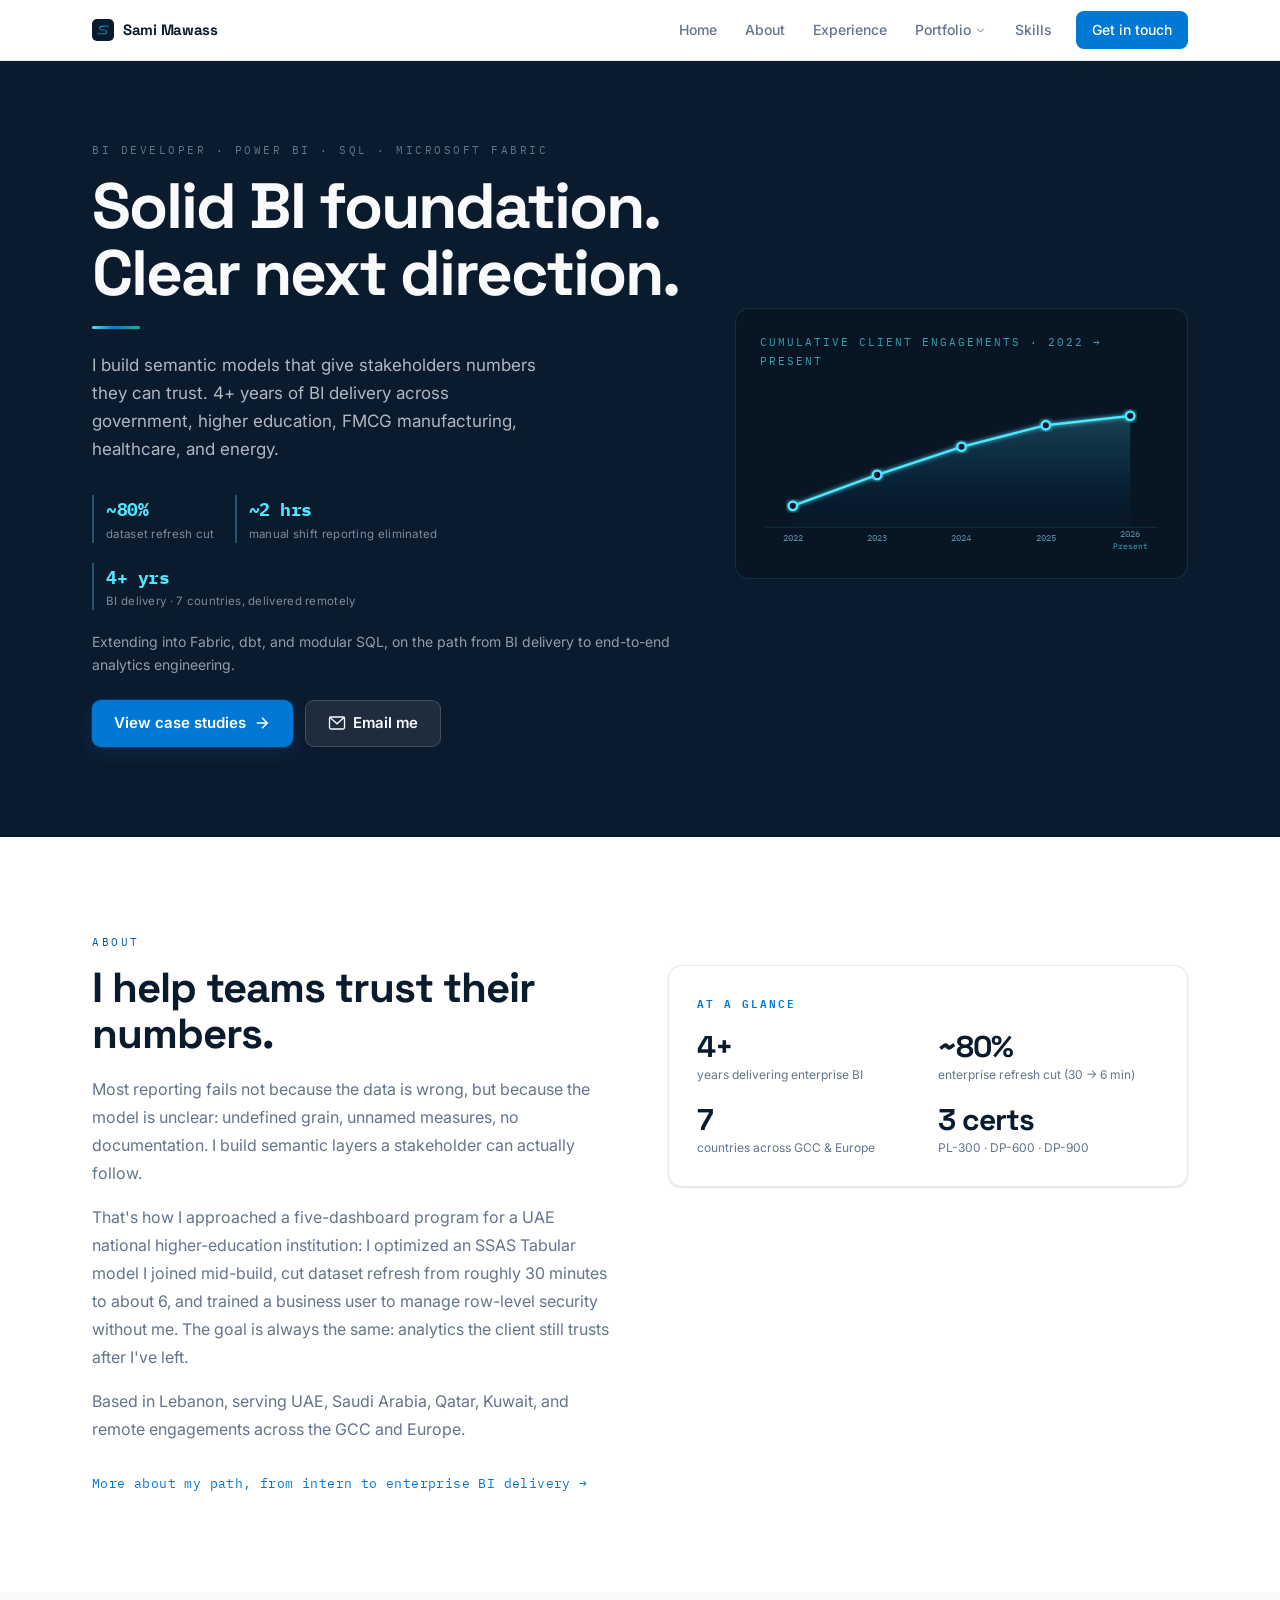
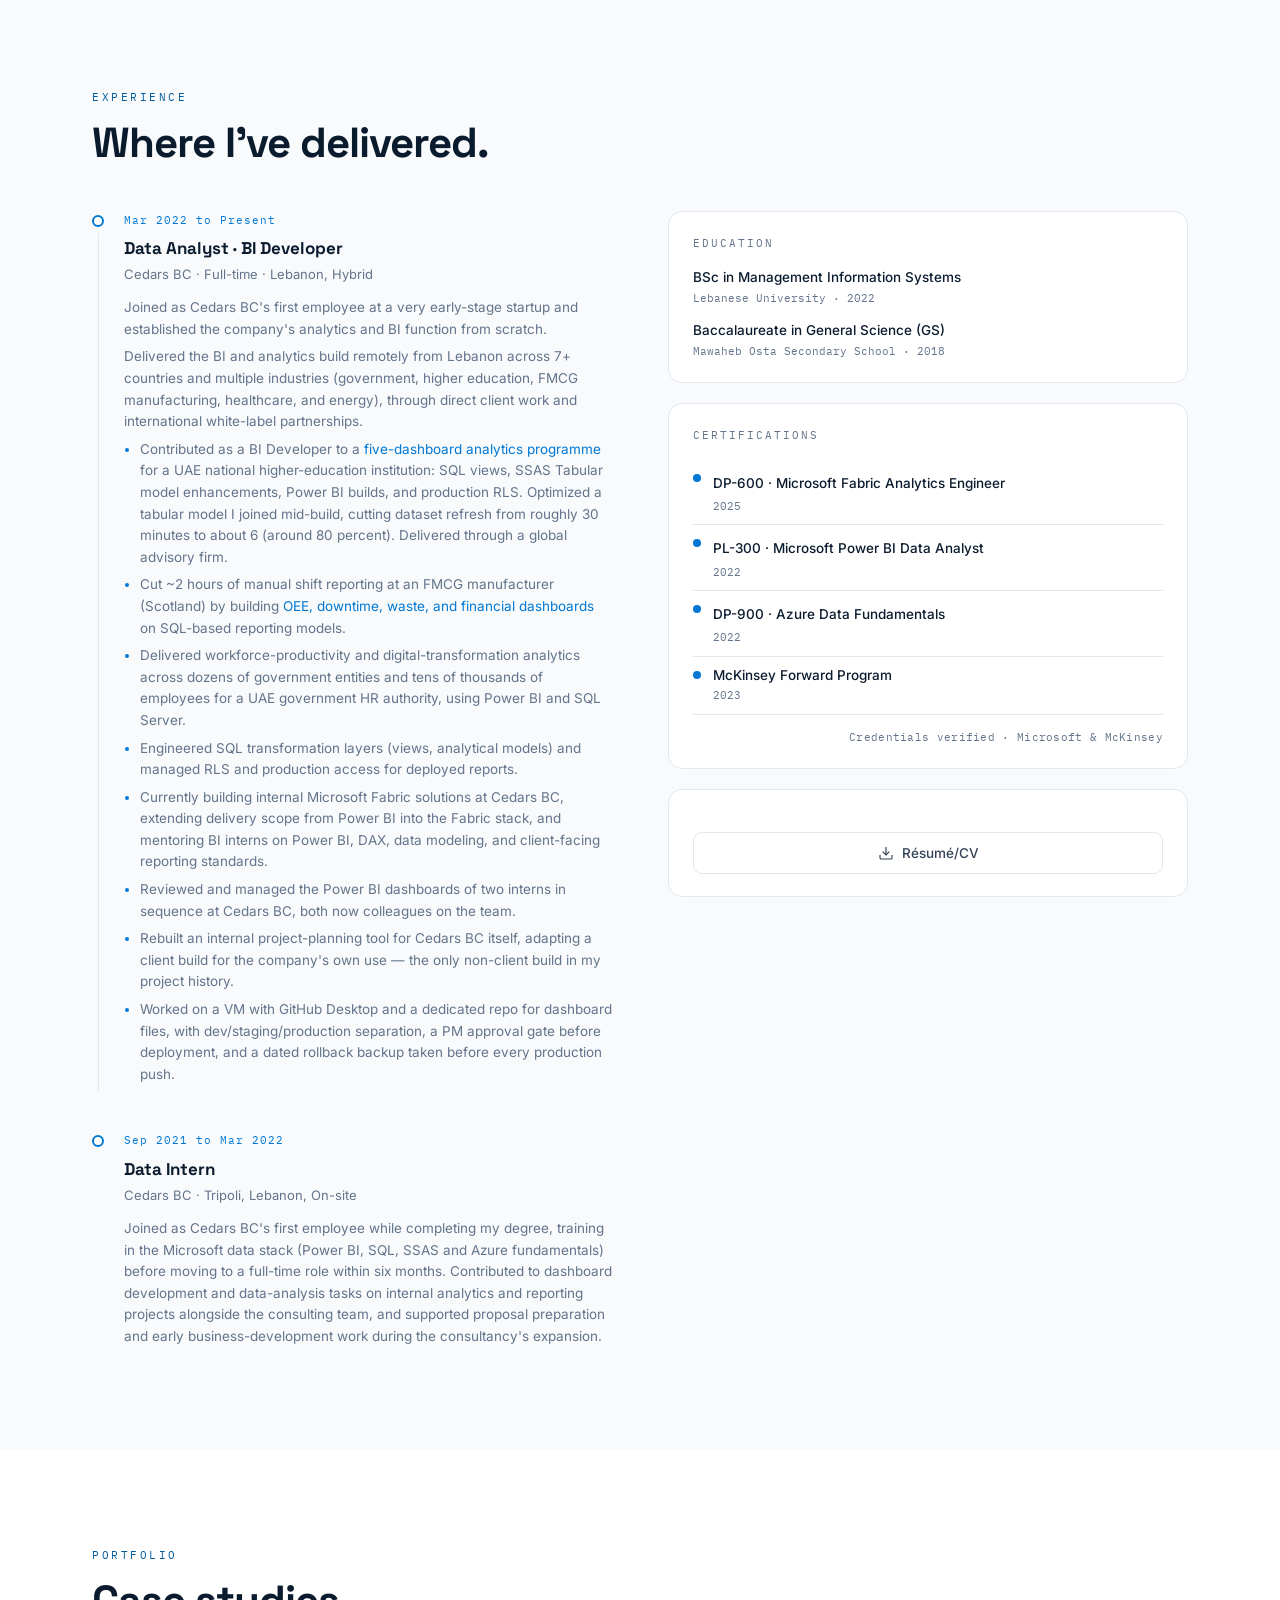
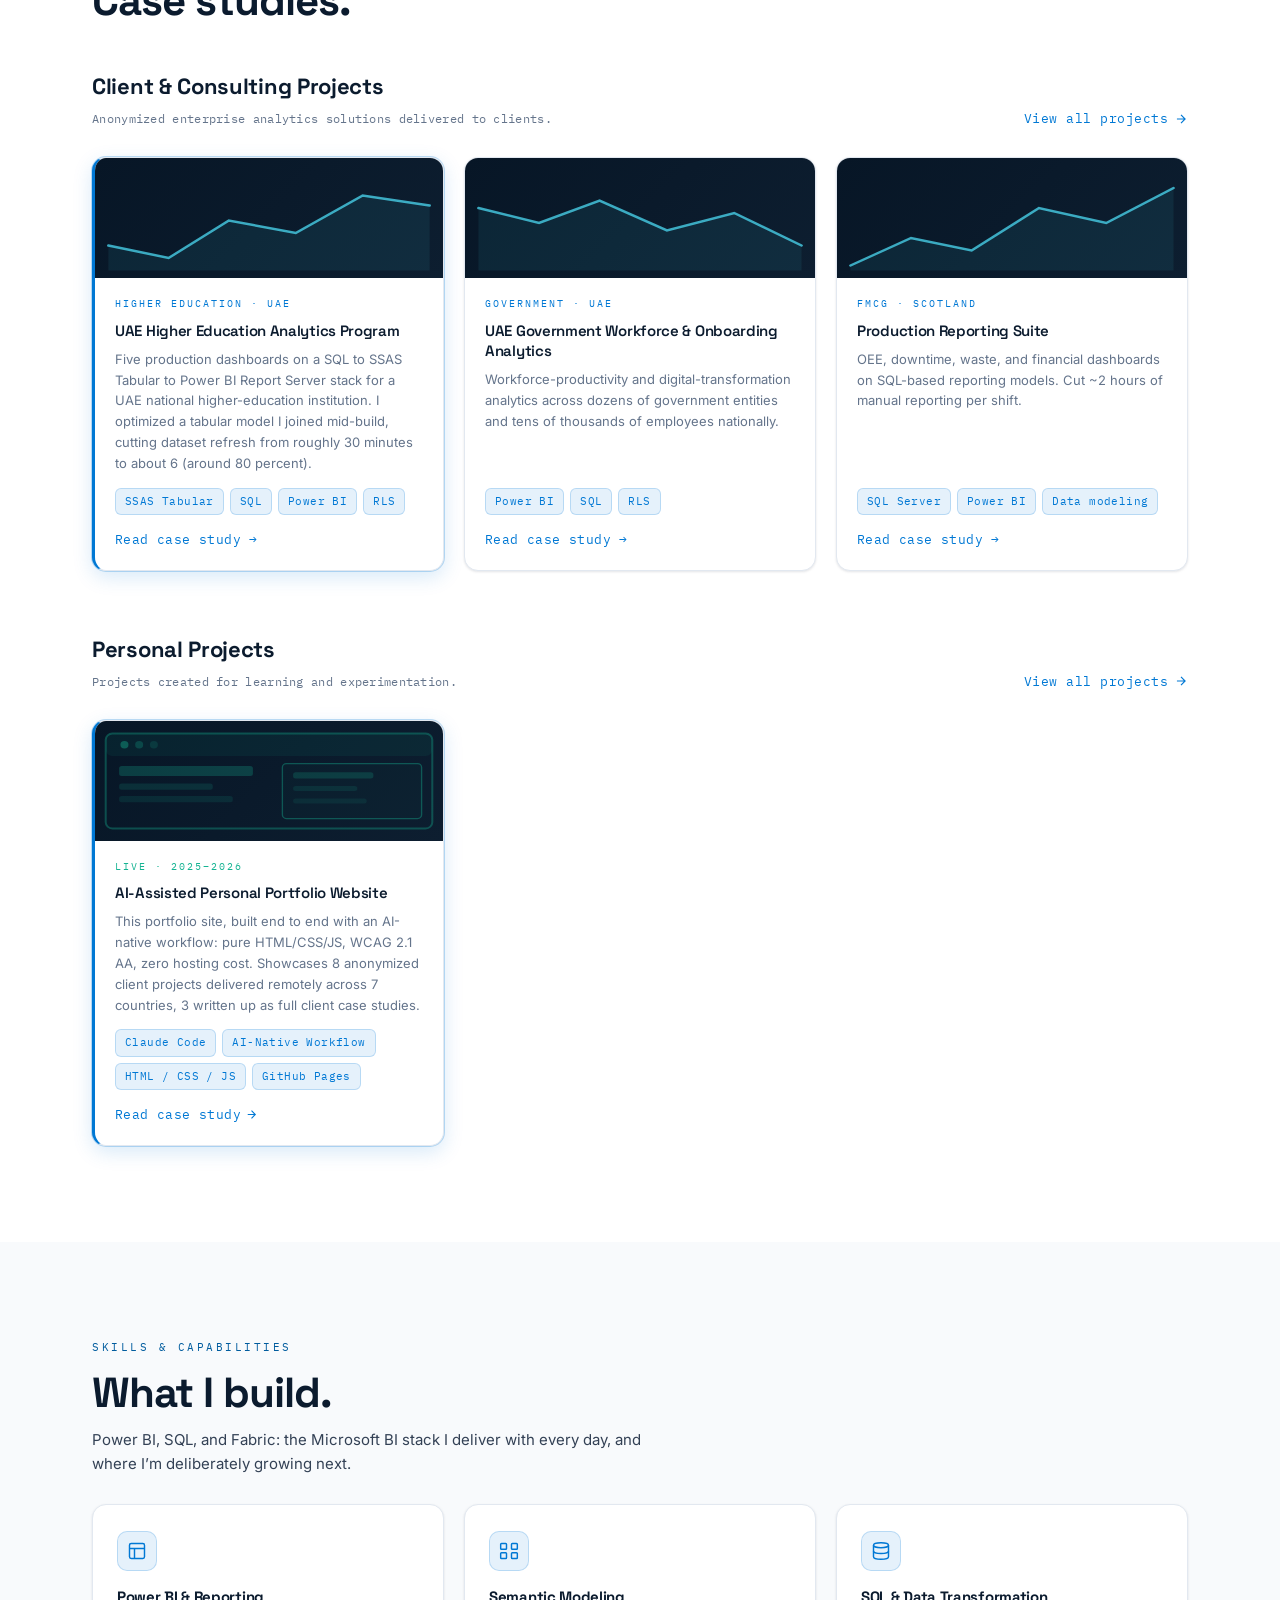
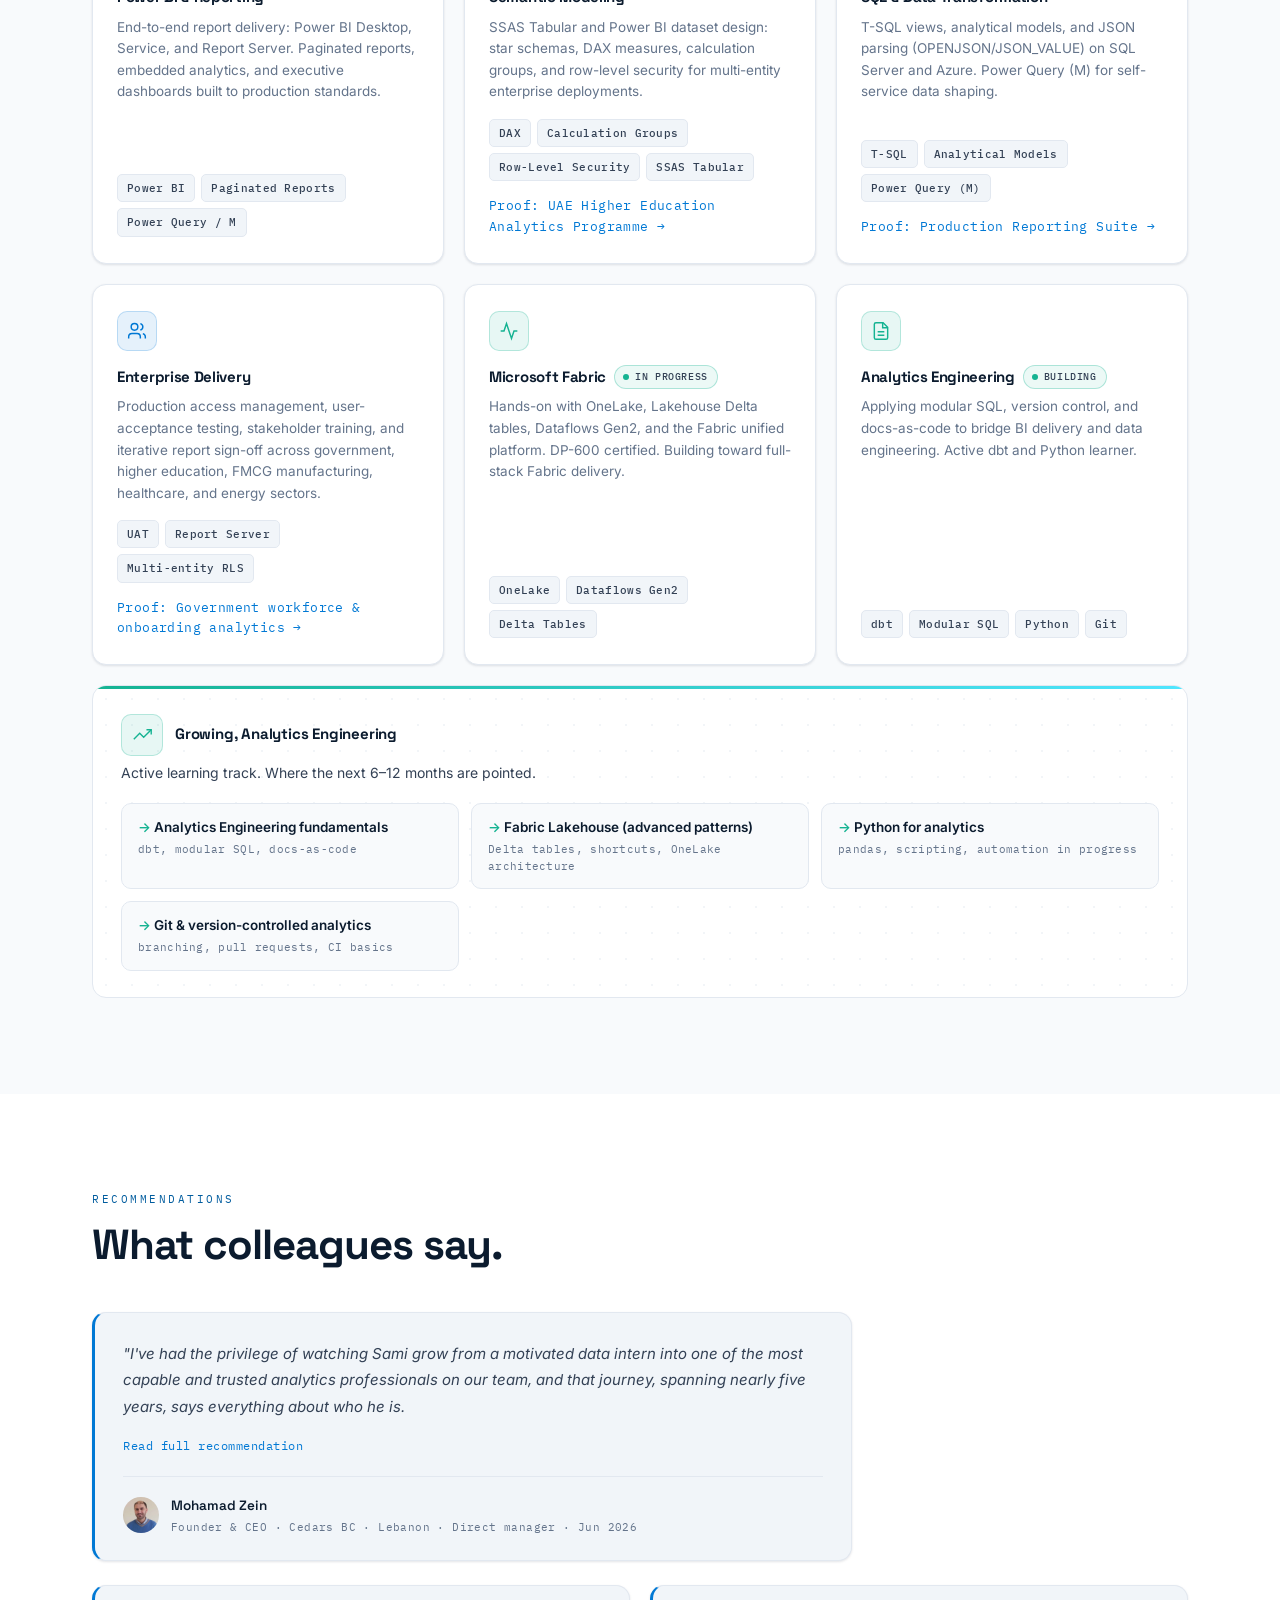
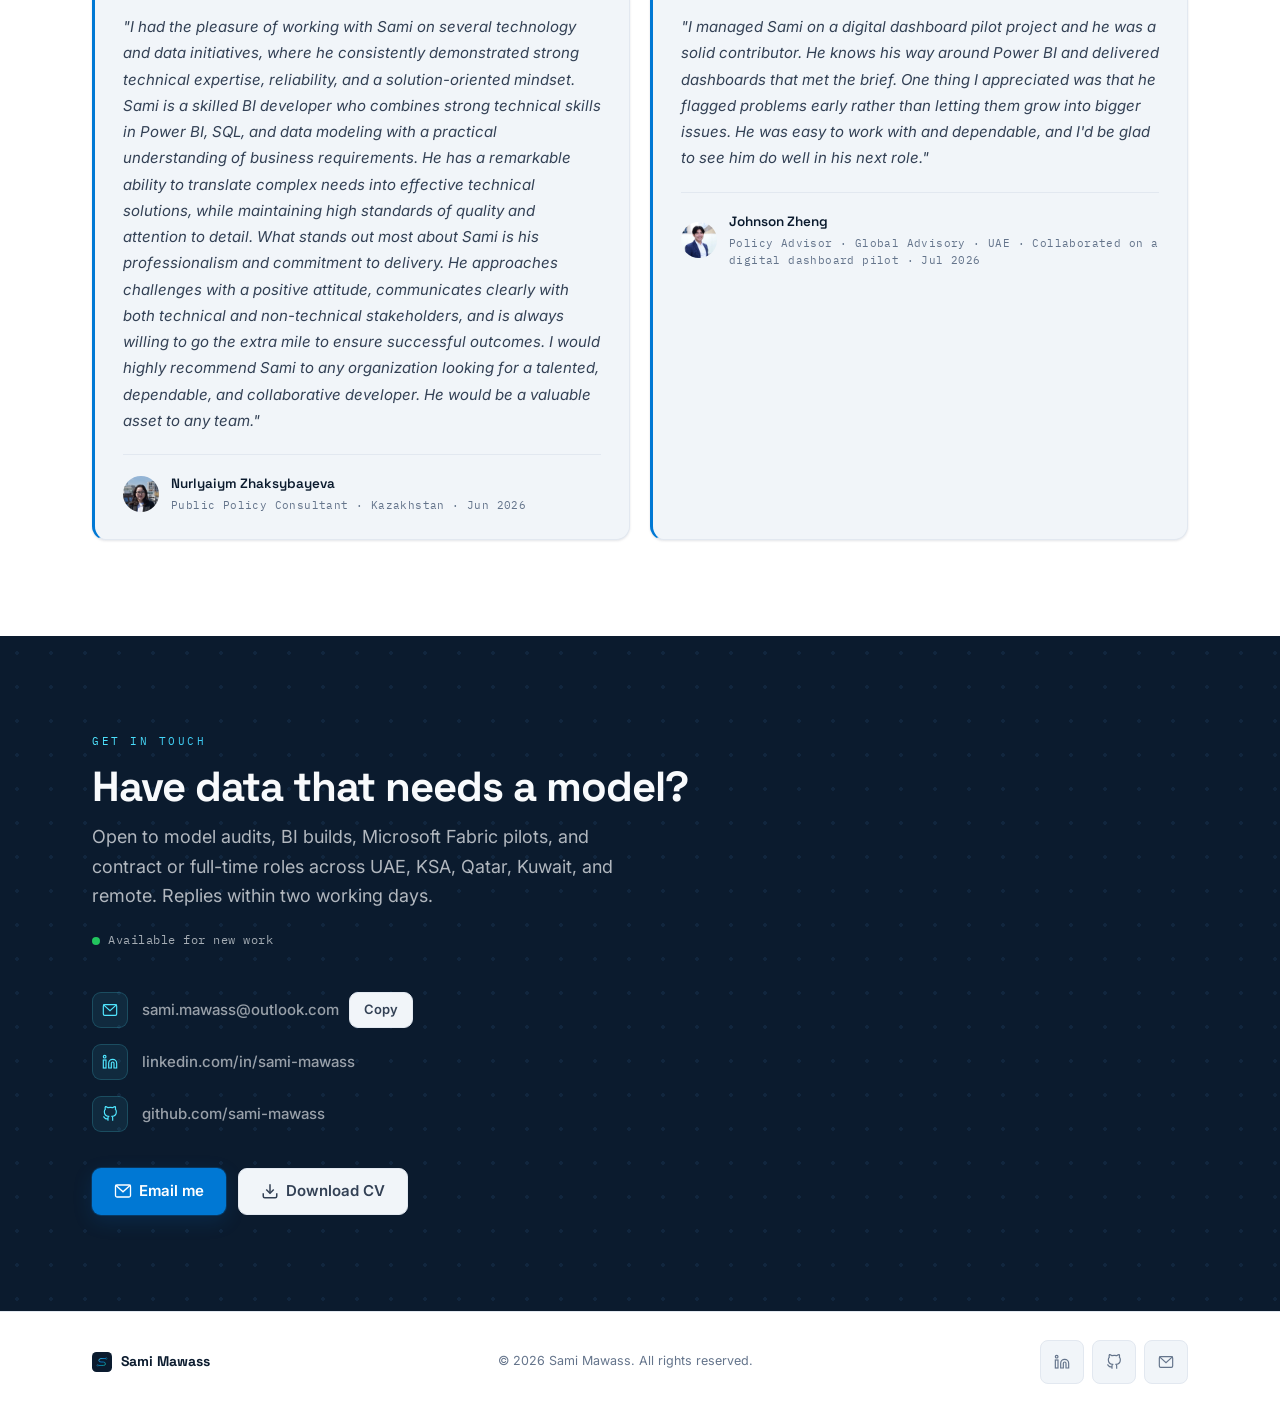
<file: index.html>
<!DOCTYPE html>
<html lang="en">
<head>
  <meta charset="UTF-8">
  <meta name="viewport" content="width=device-width, initial-scale=1.0">
  <title>Sami Mawass: BI Developer · Power BI, SQL &amp; Microsoft Fabric</title>

  <!-- SEO -->
  <meta name="description" content="BI Developer specializing in Power BI, DAX, SQL, and SSAS Tabular semantic models. Cut enterprise refresh times ~80% and eliminated ~2 hours of manual shift reporting. Now extending into Fabric, dbt, and modular SQL. Serving UAE, KSA, Qatar, Kuwait, and remote.">
  <link rel="canonical" href="https://sami-mawass.github.io/sami-mawass/">
  <link rel="icon" type="image/svg+xml" href="assets/logo-mark-light.svg">
  <meta name="theme-color" content="#0B1B2E">

  <!-- Open Graph -->
  <meta property="og:type" content="website">
  <meta property="og:title" content="Sami Mawass: BI Developer · Power BI, SQL &amp; Microsoft Fabric">
  <meta property="og:description" content="I build semantic models that give stakeholders numbers they can trust. 4+ years of BI delivery across government, higher education, FMCG manufacturing, healthcare, and energy. Now extending into the full analytics engineering stack: Fabric, dbt, and modular SQL.">
  <meta property="og:url" content="https://sami-mawass.github.io/sami-mawass/">
  <meta property="og:image" content="https://sami-mawass.github.io/sami-mawass/assets/og-image.png">
  <meta property="og:image:width" content="1200">
  <meta property="og:image:height" content="630">
  <meta name="twitter:card" content="summary_large_image">
  <meta name="twitter:title" content="Sami Mawass: BI Developer · Power BI, SQL &amp; Microsoft Fabric">
  <meta name="twitter:description" content="I build semantic models that give stakeholders numbers they can trust. 4+ years of BI delivery across government, higher education, FMCG manufacturing, healthcare, and energy. Now extending into the full analytics engineering stack: Fabric, dbt, and modular SQL.">
  <meta name="twitter:image" content="https://sami-mawass.github.io/sami-mawass/assets/og-image.png">

  <!-- Fonts -->
  <link rel="preconnect" href="https://fonts.googleapis.com">
  <link rel="preconnect" href="https://fonts.gstatic.com" crossorigin>
  <link href="https://fonts.googleapis.com/css2?family=Space+Grotesk:wght@400;500;600;700&family=Inter:wght@400;500;600;700&family=IBM+Plex+Mono:wght@400;500;600&display=swap" rel="stylesheet">

  <link rel="stylesheet" href="assets/tokens.css">
  <link rel="stylesheet" href="style.css">

  <!-- JSON-LD Person schema -->
  <script type="application/ld+json">
  {
    "@context": "https://schema.org",
    "@type": "Person",
    "name": "Sami Mawass",
    "jobTitle": "Data Analyst, BI Developer",
    "url": "https://sami-mawass.github.io/sami-mawass/",
    "description": "I rebuild unclear reporting into semantic models stakeholders trust, and I've cut enterprise refresh times by ~80% doing it. 4+ years of BI delivery across government, higher education, FMCG manufacturing, healthcare, and energy, now extending into analytics engineering.",
    "email": "sami.mawass@outlook.com",
    "sameAs": [
      "https://www.linkedin.com/in/sami-mawass",
      "https://github.com/sami-mawass"
    ],
    "knowsAbout": ["Power BI","DAX","SQL","SSAS Tabular","Microsoft Fabric","Analytics Engineering","Row-Level Security"],
    "hasCredential": [
      {
        "@type": "EducationalOccupationalCredential",
        "credentialCategory": "certification",
        "name": "DP-600 Microsoft Fabric Analytics Engineer Associate"
      },
      {
        "@type": "EducationalOccupationalCredential",
        "credentialCategory": "certification",
        "name": "PL-300 Power BI Data Analyst Associate"
      },
      {
        "@type": "EducationalOccupationalCredential",
        "credentialCategory": "certification",
        "name": "DP-900 Azure Data Fundamentals"
      }
    ]
  }
  </script>
<noscript><style>.reveal{opacity:1;transform:none}</style></noscript>
</head>
<body>
<a class="skip-link" href="#main-content">Skip to content</a>

<!-- ===================== NAV ===================== -->
<header>
  <nav class="nav" aria-label="Main navigation">
    <div class="wrap">
      <div class="nav-inner">
        <a href="#top" class="nav-brand">
          <img src="assets/logo-mark-dark.svg" alt="" width="22" height="22">
          Sami Mawass
        </a>

        <div class="nav-links">
          <a href="#top">Home</a>
          <a href="about.html">About</a>
          <a href="#resume">Experience</a>

          <div class="nav-drop">
            <button id="port-drop-btn" class="nav-drop-btn" aria-expanded="false" aria-controls="port-dropdown">
              Portfolio
              <svg viewBox="0 0 24 24" fill="none" stroke="currentColor" stroke-width="1.75" aria-hidden="true"><polyline points="6 9 12 15 18 9"/></svg>
            </button>
            <div id="port-dropdown" class="nav-dropdown">
              <a href="client-projects.html">
                <svg class="drop-icon" viewBox="0 0 24 24" fill="none" stroke="currentColor" stroke-width="1.75" aria-hidden="true"><path d="M3 21V7a2 2 0 0 1 2-2h4a2 2 0 0 1 2 2v14M13 21V11a2 2 0 0 1 2-2h4a2 2 0 0 1 2 2v10M3 21h18"/></svg>
                Client Projects
              </a>
              <a href="personal-projects.html">
                <svg class="drop-icon" viewBox="0 0 24 24" fill="none" stroke="currentColor" stroke-width="1.75" aria-hidden="true"><path d="M9 3H5a2 2 0 0 0-2 2v4m6-6h10a2 2 0 0 1 2 2v4M9 3v18m0 0h10a2 2 0 0 0 2-2V9M9 21H5a2 2 0 0 1-2-2V9m0 0h18"/></svg>
                Personal Projects
              </a>
            </div>
          </div>

          <a href="#stack">Skills</a>
          <a href="#contact" class="nav-cta">Get in touch</a>
        </div>

        <button id="nav-burger" class="nav-burger" aria-label="Open menu" aria-expanded="false" aria-controls="mobile-menu">
          <svg viewBox="0 0 24 24" fill="none" stroke="currentColor" stroke-width="2" aria-hidden="true"><line x1="3" y1="6" x2="21" y2="6"/><line x1="3" y1="12" x2="21" y2="12"/><line x1="3" y1="18" x2="21" y2="18"/></svg>
        </button>
      </div>

      <div id="mobile-menu" class="mobile-menu" aria-hidden="true">
        <a href="#top">Home</a>
        <a href="about.html">About</a>
        <a href="#resume">Experience</a>
        <a href="#work">Portfolio</a>
        <a href="client-projects.html" class="indent">↳ Client Projects</a>
        <a href="personal-projects.html" class="indent">↳ Personal Projects</a>
        <a href="#stack">Skills</a>
        <a href="#contact">Get in touch</a>
      </div>
    </div>
  </nav>
</header>

<main id="main-content">

<!-- ===================== HERO ===================== -->
<section class="hero" id="top" aria-labelledby="hero-heading">
  <div class="wrap">
    <div class="hero-inner">

      <div class="hero-text">
        <p class="eyebrow">BI Developer · Power BI · SQL · Microsoft Fabric</p>
        <h1 id="hero-heading">Solid&nbsp;BI&nbsp;foundation.<br>Clear&nbsp;next&nbsp;direction.</h1>
        <div class="accent-bar" aria-hidden="true"></div>
        <p class="hero-lead">
          I build semantic models that give stakeholders numbers they can trust. 4+ years of BI delivery across government, higher education, FMCG manufacturing, healthcare, and energy.
        </p>
        <div style="display:flex;gap:20px;margin:22px 0 20px;flex-wrap:wrap;">
          <div style="display:flex;flex-direction:column;gap:2px;padding-left:12px;border-left:2px solid rgba(80,230,255,.3);">
            <span style="font-family:var(--mono);font-size:18px;font-weight:700;color:#50E6FF;letter-spacing:-.5px;">~80%</span>
            <span style="font-size:11.5px;color:rgba(248,250,252,.5);letter-spacing:.3px;line-height:1.35;">dataset refresh cut</span>
          </div>
          <div style="display:flex;flex-direction:column;gap:2px;padding-left:12px;border-left:2px solid rgba(80,230,255,.3);">
            <span style="font-family:var(--mono);font-size:18px;font-weight:700;color:#50E6FF;letter-spacing:-.5px;">~2 hrs</span>
            <span style="font-size:11.5px;color:rgba(248,250,252,.5);letter-spacing:.3px;line-height:1.35;">manual shift reporting eliminated</span>
          </div>
          <div style="display:flex;flex-direction:column;gap:2px;padding-left:12px;border-left:2px solid rgba(80,230,255,.3);">
            <span style="font-family:var(--mono);font-size:18px;font-weight:700;color:#50E6FF;letter-spacing:-.5px;">4+ yrs</span>
            <span style="font-size:11.5px;color:rgba(248,250,252,.5);letter-spacing:.3px;line-height:1.35;">BI delivery · 7 countries, delivered remotely</span>
          </div>
        </div>
        <p style="font-size:14px;color:rgba(248,250,252,.58);margin:0 0 24px;line-height:1.65;">
          Extending into Fabric, dbt, and modular SQL, on the path from BI delivery to end-to-end analytics engineering.
        </p>
        <div class="hero-cta">
          <a href="#work" class="btn btn-primary">
            View case studies
            <svg viewBox="0 0 24 24" fill="none" stroke="currentColor" stroke-width="2" aria-hidden="true"><path d="M5 12h14M12 5l7 7-7 7"/></svg>
          </a>
          <a href="mailto:sami.mawass@outlook.com" class="btn btn-ghost" data-goatcounter-click="email-click">
            <svg viewBox="0 0 24 24" fill="none" stroke="currentColor" stroke-width="1.75" aria-hidden="true"><rect x="2" y="4" width="20" height="16" rx="2"/><polyline points="2,4 12,13 22,4"/></svg>
            Email me
          </a>
        </div>
      </div>

      <!-- Growth trend chart: qualitative upward arc, no quantitative scale -->
      <div class="hero-chart-card reveal" role="img" aria-label="Cumulative client engagements, 2022 to Present">
        <div class="hero-chart-header">
          <span class="mono-label">Cumulative client engagements · 2022 → Present</span>
        </div>
        <svg viewBox="0 0 430 182" aria-hidden="true" style="width:100%;height:100%;display:block;">
          <style>.c-axis { fill: var(--chart-axis, #5B89A3); }</style>
          <defs>
            <linearGradient id="area-grad" x1="0" y1="0" x2="0" y2="1">
              <stop offset="0%"  stop-color="#50E6FF" stop-opacity="0.22"/>
              <stop offset="88%" stop-color="#0078D4" stop-opacity="0.03"/>
            </linearGradient>
            <filter id="ln-glow" x="-30%" y="-30%" width="160%" height="160%">
              <feGaussianBlur stdDeviation="2.2" result="b"/>
              <feMerge><feMergeNode in="b"/><feMergeNode in="SourceGraphic"/></feMerge>
            </filter>
          </defs>

          <!-- Baseline -->
          <line x1="6" y1="153" x2="424" y2="153" stroke="rgba(80,230,255,.13)" stroke-width="1"/>
          <!-- Area fill -->
          <path d="M35,153 L35,130 L125,97 L215,67 L305,44 L395,34 L395,153 Z" fill="url(#area-grad)"/>
          <!-- Animated line -->
          <polyline class="chart-line"
            points="35,130 125,97 215,67 305,44 395,34"
            fill="none" stroke="#50E6FF" stroke-width="2.5"
            stroke-linecap="round" stroke-linejoin="round" filter="url(#ln-glow)"/>
          <!-- Year dots -->
          <circle cx="35"  cy="130" r="4.5" fill="#071626" stroke="#50E6FF" stroke-width="2.5" filter="url(#ln-glow)"/>
          <circle cx="125" cy="97"  r="4.5" fill="#071626" stroke="#50E6FF" stroke-width="2.5" filter="url(#ln-glow)"/>
          <circle cx="215" cy="67"  r="4.5" fill="#071626" stroke="#50E6FF" stroke-width="2.5" filter="url(#ln-glow)"/>
          <circle cx="305" cy="44"  r="4.5" fill="#071626" stroke="#50E6FF" stroke-width="2.5" filter="url(#ln-glow)"/>
          <circle cx="395" cy="34"  r="4.5" fill="#071626" stroke="#50E6FF" stroke-width="2.5" filter="url(#ln-glow)"/>
          <!-- Year labels -->
          <text x="35"  y="168" text-anchor="middle" font-family="IBM Plex Mono,monospace" font-size="10" class="c-axis">2022</text>
          <text x="125" y="168" text-anchor="middle" font-family="IBM Plex Mono,monospace" font-size="10" class="c-axis">2023</text>
          <text x="215" y="168" text-anchor="middle" font-family="IBM Plex Mono,monospace" font-size="10" class="c-axis">2024</text>
          <text x="305" y="168" text-anchor="middle" font-family="IBM Plex Mono,monospace" font-size="10" class="c-axis">2025</text>
          <text x="395" y="163" text-anchor="middle" font-family="IBM Plex Mono,monospace" font-size="10" class="c-axis">2026</text>
          <text x="395" y="176" text-anchor="middle" font-family="IBM Plex Mono,monospace" font-size="8.5" fill="#50E6FF" opacity=".75">Present</text>
        </svg>
      </div>

    </div>
  </div>
</section>


<!-- ===================== ABOUT ===================== -->
<section class="sec sec--ink" id="about" aria-labelledby="about-heading">
  <div class="wrap">
    <p class="eyebrow">About</p>
    <div class="about-grid">
      <div class="about-text reveal">
        <h2 id="about-heading">I help teams trust their numbers.</h2>
        <div class="sp-18"></div>
        <p>Most reporting fails not because the data is wrong, but because the model is unclear: undefined grain, unnamed measures, no documentation. I build semantic layers a stakeholder can actually follow.</p>
        <p>That's how I approached a five-dashboard program for a UAE national higher-education institution: I optimized an SSAS Tabular model I joined mid-build, cut dataset refresh from roughly 30 minutes to about 6, and trained a business user to manage row-level security without me. The goal is always the same: analytics the client still trusts after I've left.</p>
        <p>Based in Lebanon, serving UAE, Saudi Arabia, Qatar, Kuwait, and remote engagements across the GCC and Europe.</p>
        <p><a href="about.html" class="proj-case-link">More about my path, from intern to enterprise BI delivery →</a></p>
      </div>
      <div class="reveal">
        <div class="about-card">
          <div class="about-card-title">At a glance</div>
          <div class="about-stats">
            <div>
              <div class="stat-v">4+</div>
              <div class="stat-l">years delivering enterprise BI</div>
            </div>
            <div>
              <div class="stat-v">~80%</div>
              <div class="stat-l">enterprise refresh cut (30 → 6 min)</div>
            </div>
            <div>
              <div class="stat-v">7</div>
              <div class="stat-l">countries across GCC &amp; Europe</div>
            </div>
            <div>
              <div class="stat-v">3 certs</div>
              <div class="stat-l">PL-300 · DP-600 · DP-900</div>
            </div>
          </div>
        </div>
      </div>
    </div>
  </div>
</section>


<!-- ===================== EXPERIENCE ===================== -->
<section class="sec sec--dark" id="resume" aria-labelledby="exp-heading">
  <div class="wrap">
    <p class="eyebrow">Experience</p>
    <h2 id="exp-heading">Where I've delivered.</h2>
    <div class="sp-44"></div>
    <div class="exp-grid">

      <!-- Timeline -->
      <div>
        <ol class="timeline" aria-label="Work history" style="list-style:none;padding:0;margin:0;">

          <li class="timeline-item reveal">
            <div class="timeline-spine" aria-hidden="true">
              <div class="timeline-dot"></div>
              <div class="timeline-line"></div>
            </div>
            <div class="timeline-body">
              <div class="timeline-period"><time datetime="2022-03">Mar 2022</time> to Present</div>
              <div class="timeline-role">Data Analyst · BI Developer</div>
              <div class="timeline-co">Cedars BC · Full-time · Lebanon, Hybrid</div>
              <ul class="timeline-bullets">
                <li style="list-style:none;padding-left:0;margin-left:-16px;">Joined as Cedars BC's first employee at a very early-stage startup and established the company's analytics and BI function from scratch.</li>
                <li style="list-style:none;padding-left:0;margin-left:-16px;">Delivered the BI and analytics build remotely from Lebanon across 7+ countries and multiple industries (government, higher education, FMCG manufacturing, healthcare, and energy), through direct client work and international white-label partnerships.</li>
                <li>Contributed as a BI Developer to a <a href="case-education.html" style="color:var(--azure);">five-dashboard analytics programme</a> for a UAE national higher-education institution: SQL views, SSAS Tabular model enhancements, Power BI builds, and production RLS. Optimized a tabular model I joined mid-build, cutting dataset refresh from roughly 30 minutes to about 6 (around 80 percent). Delivered through a global advisory firm.</li>
                <li>Cut ~2 hours of manual shift reporting at an FMCG manufacturer (Scotland) by building <a href="case-fmcg-suite.html" style="color:var(--azure);">OEE, downtime, waste, and financial dashboards</a> on SQL-based reporting models.</li>
                <li>Delivered workforce-productivity and digital-transformation analytics across dozens of government entities and tens of thousands of employees for a UAE government HR authority, using Power BI and SQL Server.</li>
                <li>Engineered SQL transformation layers (views, analytical models) and managed RLS and production access for deployed reports.</li>
                <li>Currently building internal Microsoft Fabric solutions at Cedars BC, extending delivery scope from Power BI into the Fabric stack, and mentoring BI interns on Power BI, DAX, data modeling, and client-facing reporting standards.</li>
                <li>Reviewed and managed the Power BI dashboards of two interns in sequence at Cedars BC, both now colleagues on the team.</li>
                <li>Rebuilt an internal project-planning tool for Cedars BC itself, adapting a client build for the company's own use — the only non-client build in my project history.</li>
                <li>Worked on a VM with GitHub Desktop and a dedicated repo for dashboard files, with dev/staging/production separation, a PM approval gate before deployment, and a dated rollback backup taken before every production push.</li>
              </ul>
            </div>
          </li>

          <li class="timeline-item reveal">
            <div class="timeline-spine" aria-hidden="true">
              <div class="timeline-dot"></div>
              <div class="timeline-line"></div>
            </div>
            <div class="timeline-body">
              <div class="timeline-period"><time datetime="2021-09">Sep 2021</time> to <time datetime="2022-03">Mar 2022</time></div>
              <div class="timeline-role">Data Intern</div>
              <div class="timeline-co">Cedars BC · Tripoli, Lebanon, On-site</div>
              <ul class="timeline-bullets">
                <li style="list-style:none;padding-left:0;margin-left:-16px;">Joined as Cedars BC's first employee while completing my degree, training in the Microsoft data stack (Power BI, SQL, SSAS and Azure fundamentals) before moving to a full-time role within six months. Contributed to dashboard development and data-analysis tasks on internal analytics and reporting projects alongside the consulting team, and supported proposal preparation and early business-development work during the consultancy's expansion.</li>

              </ul>
            </div>
          </li>

        </ol>
      </div>

      <!-- Sidebar -->
      <div>
        <div class="exp-sidebar-card reveal">
          <div class="sidebar-card-title">Education</div>
          <div class="edu-item">
            <div class="edu-title">BSc in Management Information Systems</div>
            <div class="edu-sub">Lebanese University · 2022</div>
          </div>
          <div class="edu-item">
            <div class="edu-title">Baccalaureate in General Science (GS)</div>
            <div class="edu-sub">Mawaheb Osta Secondary School · 2018</div>
          </div>
        </div>

        <div class="exp-sidebar-card reveal">
          <div class="sidebar-card-title">Certifications</div>
          <div class="cert-item">
            <span class="cert-dot"></span>
            <div>
              <a href="https://learn.microsoft.com/api/credentials/share/en-us/sami-mawass/30553D322AF57738?sharingId=FEFE150710ECCB63" target="_blank" rel="noopener" class="cert-name">DP-600 · Microsoft Fabric Analytics Engineer</a>
              <div class="cert-year">2025</div>
            </div>
          </div>
          <div class="cert-item">
            <span class="cert-dot"></span>
            <div>
              <a href="https://learn.microsoft.com/api/credentials/share/en-us/sami-mawass/172835B4DA17AB2C?sharingId=FEFE150710ECCB63" target="_blank" rel="noopener" class="cert-name">PL-300 · Microsoft Power BI Data Analyst</a>
              <div class="cert-year">2022</div>
            </div>
          </div>
          <div class="cert-item">
            <span class="cert-dot"></span>
            <div>
              <a href="https://learn.microsoft.com/api/credentials/share/en-us/sami-mawass/7C4B46512DAC4656?sharingId=FEFE150710ECCB63" target="_blank" rel="noopener" class="cert-name">DP-900 · Azure Data Fundamentals</a>
              <div class="cert-year">2022</div>
            </div>
          </div>
          <div class="cert-item">
            <span class="cert-dot"></span>
            <div>
              <div class="cert-name">McKinsey Forward Program</div>
              <div class="cert-year">2023</div>
            </div>
          </div>
          <div class="cert-note">Credentials verified · Microsoft &amp; McKinsey</div>
        </div>

        <div class="exp-sidebar-card reveal">
          <a href="assets/Sami-Mawass-CV.pdf" class="download-cv" download data-goatcounter-click="cv-download">
            <svg viewBox="0 0 24 24" fill="none" stroke="currentColor" stroke-width="1.75" aria-hidden="true"><path d="M21 15v4a2 2 0 0 1-2 2H5a2 2 0 0 1-2-2v-4"/><polyline points="7 10 12 15 17 10"/><line x1="12" y1="15" x2="12" y2="3"/></svg>
            Résumé/CV
          </a>
        </div>
      </div>

    </div>
  </div>
</section>

<!-- ===================== PROJECTS ===================== -->
<section class="sec sec--ink" id="work" aria-labelledby="work-heading">
  <div class="wrap">
    <p class="eyebrow">Portfolio</p>
    <h2 id="work-heading" style="margin-bottom:44px">Case studies.</h2>

    <!-- Client & Consulting -->
    <div class="proj-group">
      <div class="proj-group-header">
        <div>
          <h3>Client &amp; Consulting Projects</h3>
          <div class="proj-group-sub">Anonymized enterprise analytics solutions delivered to clients.</div>
        </div>
        <a href="client-projects.html" class="view-all">
          View all projects
          <svg viewBox="0 0 24 24" fill="none" stroke="currentColor" stroke-width="2" aria-hidden="true"><path d="M5 12h14M12 5l7 7-7 7"/></svg>
        </a>
      </div>
      <div class="proj-grid">

        <article class="proj-card proj-card--featured reveal">
          <div class="proj-vis" aria-hidden="true">
            <svg viewBox="0 0 260 96" preserveAspectRatio="none" style="width:100%;height:100%">
              <polyline points="10,70 55,80 100,50 150,60 200,30 250,38" fill="none" stroke="#50E6FF" stroke-width="2" stroke-linecap="round" opacity=".7"/>
              <polygon points="10,90 10,70 55,80 100,50 150,60 200,30 250,38 250,90" fill="rgba(80,230,255,.07)"/>
            </svg>
          </div>
          <div class="proj-body">
            <div class="proj-tag">Higher Education · UAE</div>
            <h3 class="proj-title">UAE Higher Education Analytics Program</h3>
            <p class="proj-desc">Five production dashboards on a SQL to SSAS Tabular to Power BI Report Server stack for a UAE national higher-education institution. I optimized a tabular model I joined mid-build, cutting dataset refresh from roughly 30 minutes to about 6 (around 80 percent).</p>
            <div class="proj-meta">
              <span class="meta-chip">SSAS Tabular</span>
              <span class="meta-chip">SQL</span>
              <span class="meta-chip">Power BI</span>
              <span class="meta-chip">RLS</span>
            </div>
            <a href="case-education.html" class="proj-case-link" data-goatcounter-click="case-read-education">Read case study →</a>
          </div>
        </article>

        <article class="proj-card reveal">
          <div class="proj-vis" aria-hidden="true">
            <svg viewBox="0 0 260 96" preserveAspectRatio="none" style="width:100%;height:100%">
              <polyline points="10,40 55,52 100,34 150,58 200,44 250,70" fill="none" stroke="#50E6FF" stroke-width="2" stroke-linecap="round" opacity=".7"/>
              <polygon points="10,90 10,40 55,52 100,34 150,58 200,44 250,70 250,90" fill="rgba(80,230,255,.07)"/>
            </svg>
          </div>
          <div class="proj-body">
            <div class="proj-tag">Government · UAE</div>
            <h3 class="proj-title">UAE Government Workforce &amp; Onboarding Analytics</h3>
            <p class="proj-desc">Workforce-productivity and digital-transformation analytics across dozens of government entities and tens of thousands of employees nationally.</p>
            <div class="proj-meta">
              <span class="meta-chip">Power BI</span>
              <span class="meta-chip">SQL</span>
              <span class="meta-chip">RLS</span>
            </div>
            <a href="case-government.html" class="proj-case-link" data-goatcounter-click="case-read-government">Read case study →</a>
          </div>
        </article>

        <article class="proj-card reveal">
          <div class="proj-vis" aria-hidden="true">
            <svg viewBox="0 0 260 96" preserveAspectRatio="none" style="width:100%;height:100%">
              <polyline points="10,86 55,64 100,74 150,40 200,52 250,24" fill="none" stroke="#50E6FF" stroke-width="2" stroke-linecap="round" opacity=".7"/>
              <polygon points="10,90 10,86 55,64 100,74 150,40 200,52 250,24 250,90" fill="rgba(80,230,255,.07)"/>
            </svg>
          </div>
          <div class="proj-body">
            <div class="proj-tag">FMCG · Scotland</div>
            <h3 class="proj-title">Production Reporting Suite</h3>
            <p class="proj-desc">OEE, downtime, waste, and financial dashboards on SQL-based reporting models. Cut ~2 hours of manual reporting per shift.</p>
            <div class="proj-meta">
              <span class="meta-chip">SQL Server</span>
              <span class="meta-chip">Power BI</span>
              <span class="meta-chip">Data modeling</span>
            </div>
            <a href="case-fmcg-suite.html" class="proj-case-link" data-goatcounter-click="case-read-fmcg">Read case study →</a>
          </div>
        </article>

      </div>
    </div>

    <!-- Personal -->
    <div class="proj-group">
      <div class="proj-group-header">
        <div>
          <h3>Personal Projects</h3>
          <div class="proj-group-sub">Projects created for learning and experimentation.</div>
        </div>
        <a href="personal-projects.html" class="view-all">
          View all projects
          <svg viewBox="0 0 24 24" fill="none" stroke="currentColor" stroke-width="2" aria-hidden="true"><path d="M5 12h14M12 5l7 7-7 7"/></svg>
        </a>
      </div>
      <div class="proj-grid">

        <article class="proj-card proj-card--featured reveal">
          <div class="proj-vis" aria-hidden="true">
            <svg viewBox="0 0 260 96" preserveAspectRatio="none" style="width:100%;height:100%">
              <!-- browser chrome -->
              <rect x="8" y="10" width="244" height="76" rx="5" fill="none" stroke="#15B392" stroke-width="1.5" opacity=".35"/>
              <rect x="8" y="10" width="244" height="18" rx="5" fill="rgba(21,179,146,.08)"/>
              <circle cx="22" cy="19" r="3" fill="#15B392" opacity=".4"/>
              <circle cx="33" cy="19" r="3" fill="#15B392" opacity=".25"/>
              <circle cx="44" cy="19" r="3" fill="#15B392" opacity=".15"/>
              <!-- content blocks -->
              <rect x="18" y="36" width="100" height="8" rx="2" fill="rgba(21,179,146,.25)"/>
              <rect x="18" y="50" width="70" height="5" rx="2" fill="rgba(21,179,146,.15)"/>
              <rect x="18" y="60" width="85" height="5" rx="2" fill="rgba(21,179,146,.12)"/>
              <!-- sidebar card -->
              <rect x="140" y="34" width="104" height="44" rx="3" fill="rgba(21,179,146,.07)" stroke="#15B392" stroke-width="1" opacity=".4"/>
              <rect x="148" y="41" width="60" height="5" rx="2" fill="rgba(21,179,146,.2)"/>
              <rect x="148" y="52" width="48" height="4" rx="2" fill="rgba(21,179,146,.12)"/>
              <rect x="148" y="62" width="55" height="4" rx="2" fill="rgba(21,179,146,.1)"/>
            </svg>
          </div>
          <div class="proj-body">
            <div class="proj-tag" style="color:var(--fabric);">Live · 2025–2026</div>
            <h3 class="proj-title">AI-Assisted Personal Portfolio Website</h3>
            <p class="proj-desc">This portfolio site, built end to end with an AI-native workflow: pure HTML/CSS/JS, WCAG 2.1 AA, zero hosting cost. Showcases 8 anonymized client projects delivered remotely across 7 countries, 3 written up as full client case studies.</p>
            <div class="proj-meta">
              <span class="meta-chip">Claude Code</span>
              <span class="meta-chip">AI-Native Workflow</span>
              <span class="meta-chip">HTML / CSS / JS</span>
              <span class="meta-chip">GitHub Pages</span>
            </div>
            <a href="case-portfolio-site.html" class="proj-case-link" data-goatcounter-click="case-read-portfolio">
              Read case study
              <svg viewBox="0 0 24 24" width="13" height="13" fill="none" stroke="currentColor" stroke-width="2" aria-hidden="true"><path d="M5 12h14M12 5l7 7-7 7"/></svg>
            </a>
          </div>
        </article>

      </div>
    </div>
  </div>
</section>


<!-- ===================== SKILLS & CAPABILITIES ===================== -->
<section class="sec sec--dark" id="stack" aria-labelledby="stack-heading">
  <div class="wrap">
    <p class="eyebrow">Skills &amp; Capabilities</p>
    <h2 id="stack-heading">What I build.</h2>
    <p class="cap-lead">Power BI, SQL, and Fabric: the Microsoft BI stack I deliver with every day, and where I’m deliberately growing next.</p>
    <div class="sp-28"></div>
    <div class="caps-grid">

      <!-- ---- Delivering today ---- -->
      <div class="cap-card reveal">
        <div class="cap-icon" aria-hidden="true">
          <svg viewBox="0 0 24 24" fill="none" stroke="currentColor" stroke-width="1.75"><rect x="3" y="3" width="18" height="18" rx="2"/><path d="M3 9h18M9 21V9"/></svg>
        </div>
        <h3>Power BI &amp; Reporting</h3>
        <p>End-to-end report delivery: Power BI Desktop, Service, and Report Server. Paginated reports, embedded analytics, and executive dashboards built to production standards.</p>
        <div class="chips">
          <span class="chip">Power BI</span>
          <span class="chip">Paginated Reports</span>
          <span class="chip">Power Query / M</span>
        </div>
      </div>

      <div class="cap-card reveal">
        <div class="cap-icon" aria-hidden="true">
          <svg viewBox="0 0 24 24" fill="none" stroke="currentColor" stroke-width="1.75"><rect x="2" y="3" width="7" height="7" rx="1"/><rect x="15" y="3" width="7" height="7" rx="1"/><rect x="2" y="14" width="7" height="7" rx="1"/><rect x="15" y="14" width="7" height="7" rx="1"/></svg>
        </div>
        <h3>Semantic Modeling</h3>
        <p>SSAS Tabular and Power BI dataset design: star schemas, DAX measures, calculation groups, and row-level security for multi-entity enterprise deployments.</p>
        <div class="chips">
          <span class="chip">DAX</span>
          <span class="chip">Calculation Groups</span>
          <span class="chip">Row-Level Security</span>
          <span class="chip">SSAS Tabular</span>
        </div>
        <a href="case-education.html" class="proj-case-link" data-goatcounter-click="case-proof-education">Proof: UAE Higher Education Analytics Programme →</a>
      </div>

      <div class="cap-card reveal">
        <div class="cap-icon" aria-hidden="true">
          <svg viewBox="0 0 24 24" fill="none" stroke="currentColor" stroke-width="1.75"><ellipse cx="12" cy="5" rx="9" ry="3"/><path d="M21 12c0 1.66-4 3-9 3s-9-1.34-9-3"/><path d="M3 5v14c0 1.66 4 3 9 3s9-1.34 9-3V5"/></svg>
        </div>
        <h3>SQL &amp; Data Transformation</h3>
        <p>T-SQL views, analytical models, and JSON parsing (OPENJSON/JSON_VALUE) on SQL Server and Azure. Power Query (M) for self-service data shaping.</p>
        <div class="chips">
          <span class="chip">T-SQL</span>
          <span class="chip">Analytical Models</span>
          <span class="chip">Power Query (M)</span>
        </div>
        <a href="case-fmcg-suite.html" class="proj-case-link" data-goatcounter-click="case-proof-fmcg">Proof: Production Reporting Suite →</a>
      </div>

      <div class="cap-card reveal">
        <div class="cap-icon" aria-hidden="true">
          <svg viewBox="0 0 24 24" fill="none" stroke="currentColor" stroke-width="1.75"><path d="M16 21v-2a4 4 0 0 0-4-4H6a4 4 0 0 0-4 4v2"/><circle cx="9" cy="7" r="4"/><path d="M22 21v-2a4 4 0 0 0-3-3.87M16 3.13a4 4 0 0 1 0 7.75"/></svg>
        </div>
        <h3>Enterprise Delivery</h3>
        <p>Production access management, user-acceptance testing, stakeholder training, and iterative report sign-off across government, higher education, FMCG manufacturing, healthcare, and energy sectors.</p>
        <div class="chips">
          <span class="chip">UAT</span>
          <span class="chip">Report Server</span>
          <span class="chip">Multi-entity RLS</span>
        </div>
        <a href="case-government.html" class="proj-case-link" data-goatcounter-click="case-proof-government">Proof: Government workforce &amp; onboarding analytics →</a>
      </div>

      <!-- ---- Growth track ---- -->
      <div class="cap-card cap-card--growth reveal">
        <div class="cap-icon" aria-hidden="true">
          <svg viewBox="0 0 24 24" fill="none" stroke="currentColor" stroke-width="1.75"><path d="M22 12h-4l-3 9L9 3l-3 9H2"/></svg>
        </div>
        <h3>Microsoft Fabric <span class="cap-badge">In Progress</span></h3>
        <p>Hands-on with OneLake, Lakehouse Delta tables, Dataflows Gen2, and the Fabric unified platform. DP-600 certified. Building toward full-stack Fabric delivery.</p>
        <div class="chips">
          <span class="chip">OneLake</span>
          <span class="chip">Dataflows Gen2</span>
          <span class="chip">Delta Tables</span>
        </div>
      </div>

      <div class="cap-card cap-card--growth reveal">
        <div class="cap-icon" aria-hidden="true">
          <svg viewBox="0 0 24 24" fill="none" stroke="currentColor" stroke-width="1.75"><path d="M14.5 2H6a2 2 0 0 0-2 2v16a2 2 0 0 0 2 2h12a2 2 0 0 0 2-2V7.5L14.5 2z"/><polyline points="14 2 14 8 20 8"/><line x1="16" y1="13" x2="8" y2="13"/><line x1="16" y1="17" x2="8" y2="17"/></svg>
        </div>
        <h3>Analytics Engineering <span class="cap-badge">Building</span></h3>
        <p>Applying modular SQL, version control, and docs-as-code to bridge BI delivery and data engineering. Active dbt and Python learner.</p>
        <div class="chips">
          <span class="chip">dbt</span>
          <span class="chip">Modular SQL</span>
          <span class="chip">Python</span>
          <span class="chip">Git</span>
        </div>
      </div>

    </div>

    <!-- Growing card -->
    <div class="skill-growing reveal">
      <div class="skill-growing-bg" aria-hidden="true"></div>
      <div class="skill-growing-inner">
        <div class="skill-growing-header">
          <div class="growing-icon" aria-hidden="true">
            <svg viewBox="0 0 24 24" fill="none" stroke="currentColor" stroke-width="1.75"><polyline points="23 6 13.5 15.5 8.5 10.5 1 18"/><polyline points="17 6 23 6 23 12"/></svg>
          </div>
          <span class="growing-label">Growing, Analytics Engineering</span>
        </div>
        <p class="growing-sub">Active learning track. Where the next 6–12 months are pointed.</p>
        <div class="growing-items">
          <div class="growing-item">
            <div class="growing-item-title">Analytics Engineering fundamentals</div>
            <div class="growing-item-note">dbt, modular SQL, docs-as-code</div>
          </div>
          <div class="growing-item">
            <div class="growing-item-title">Fabric Lakehouse (advanced patterns)</div>
            <div class="growing-item-note">Delta tables, shortcuts, OneLake architecture</div>
          </div>
          <div class="growing-item">
            <div class="growing-item-title">Python for analytics</div>
            <div class="growing-item-note">pandas, scripting, automation in progress</div>
          </div>
          <div class="growing-item">
            <div class="growing-item-title">Git &amp; version-controlled analytics</div>
            <div class="growing-item-note">branching, pull requests, CI basics</div>
          </div>
        </div>
      </div>
    </div>

  </div>
</section>

<!-- ===================== TESTIMONIALS ===================== -->
<section class="sec sec--ink" id="testimonials" aria-labelledby="testimonials-heading">
  <div class="wrap">
    <p class="eyebrow">Recommendations</p>
    <h2 id="testimonials-heading">What colleagues say.</h2>
    <div class="sp-44"></div>

    <!-- Featured: Mohamad Zein, Founder & CEO, Cedars BC (direct manager) -->
    <blockquote class="testi-featured reveal">
      <p class="testi-quote">"I've had the privilege of watching Sami grow from a motivated data intern into one of the most capable and trusted analytics professionals on our team, and that journey, spanning nearly five years, says everything about who he is.</p>
      <details class="testi-details">
        <summary class="testi-expand-btn">Read full recommendation</summary>
        <p class="testi-quote testi-quote--more">Sami joined us in September 2021 while still completing his degree in Management Information Systems at Lebanese University. From day one, he brought a genuine curiosity and a drive to deliver real value, not just complete tasks. When he transitioned to a full-time role, that foundation only grew stronger. Over the years, Sami became our go-to person for Power BI, leading the design and delivery of BI solutions across a diverse client portfolio that included public sector and government organizations, environments where accuracy, trust, and stakeholder sensitivity matter enormously. He had a natural ability to understand what clients actually needed, translate that into clean, actionable dashboards and reports, and communicate the results in a way that resonated at every level of the organization. What impressed me most was how Sami never stopped investing in himself. He pursued and earned different Microsoft certifications around BI and Analytics, reflecting both his technical depth and his commitment to staying ahead of the curve. That dedication filtered into the team as well: he naturally stepped into a mentoring role, supporting junior colleagues with the same patience and clarity he brought to client work. He owns his deliverables fully. Deadlines, quality, client relationships, he takes all of it seriously, and it shows in the feedback we consistently received from the projects he led. But beyond the professional, what makes Sami truly stand out is simply who he is as a person. He is warm, approachable, and genuinely easy to work with, the kind of colleague who lifts the energy of a room without even trying. When things get stressful, he stays grounded. When someone on the team needs support, he's there. You can count on Sami, not just to deliver, but to show up as a reliable, generous, and kind human being in everything he does. Sami is the kind of person you want on your most demanding projects and in your corner when things get tough. I recommend him without hesitation."</p>
      </details>
      <footer class="testi-footer">
        <picture>
          <source srcset="assets/testi-mzein.webp" type="image/webp">
          <img src="assets/Mzein.jpg" alt="" class="testi-avatar" width="36" height="36">
        </picture>
        <div>
          <cite class="testi-name">Mohamad Zein</cite>
          <div class="testi-role">Founder &amp; CEO · Cedars BC · Lebanon · Direct manager · Jun 2026</div>
        </div>
      </footer>
    </blockquote>

    <!-- Two-column grid: shorter recommendations -->
    <div class="testi-grid">

      <blockquote class="testi-card reveal">
        <p class="testi-quote">"I had the pleasure of working with Sami on several technology and data initiatives, where he consistently demonstrated strong technical expertise, reliability, and a solution-oriented mindset. Sami is a skilled BI developer who combines strong technical skills in Power BI, SQL, and data modeling with a practical understanding of business requirements. He has a remarkable ability to translate complex needs into effective technical solutions, while maintaining high standards of quality and attention to detail. What stands out most about Sami is his professionalism and commitment to delivery. He approaches challenges with a positive attitude, communicates clearly with both technical and non-technical stakeholders, and is always willing to go the extra mile to ensure successful outcomes. I would highly recommend Sami to any organization looking for a talented, dependable, and collaborative developer. He would be a valuable asset to any team."</p>
        <footer class="testi-footer">
          <picture>
            <source srcset="assets/testi-nurlyaiym.webp" type="image/webp">
            <img src="assets/testi-nurlyaiym.jpg" alt="" class="testi-avatar" width="36" height="36">
          </picture>
          <div>
            <cite class="testi-name">Nurlyaiym Zhaksybayeva</cite>
            <div class="testi-role">Public Policy Consultant · Kazakhstan · Jun 2026</div>
          </div>
        </footer>
      </blockquote>

      <blockquote class="testi-card reveal">
        <p class="testi-quote">"I managed Sami on a digital dashboard pilot project and he was a solid contributor. He knows his way around Power BI and delivered dashboards that met the brief. One thing I appreciated was that he flagged problems early rather than letting them grow into bigger issues. He was easy to work with and dependable, and I'd be glad to see him do well in his next role."</p>
        <footer class="testi-footer">
          <picture>
            <source srcset="assets/testi-johnsonz.webp" type="image/webp">
            <img src="assets/JohnsonZ.jpg" alt="" class="testi-avatar" width="36" height="36">
          </picture>
          <div>
            <cite class="testi-name">Johnson Zheng</cite>
            <div class="testi-role">Policy Advisor · Global Advisory · UAE · Collaborated on a digital dashboard pilot · Jul 2026</div>
          </div>
        </footer>
      </blockquote>

    </div>
  </div>
</section>


<!-- ===================== CONTACT ===================== -->
<section class="sec contact-section" id="contact" aria-labelledby="contact-heading">
  <div class="contact-bg" aria-hidden="true"></div>
  <div class="wrap contact-inner">
    <p class="eyebrow eyebrow--cyan">Get in touch</p>
    <h2 id="contact-heading">Have data that needs a model?</h2>
    <p class="lead" style="max-width:560px;margin-top:12px">
      Open to model audits, BI builds, Microsoft Fabric pilots, and contract or full-time roles across UAE, KSA, Qatar, Kuwait, and remote.
      Replies within two working days.
    </p>
    <p class="avail-status"><span class="avail-dot" aria-hidden="true"></span>Available for new work</p>

    <div class="contact-grid">
      <div class="contact-links">
        <div style="display:flex;align-items:center;gap:10px;">
          <a href="mailto:sami.mawass@outlook.com" class="contact-link" data-goatcounter-click="email-click">
            <span class="contact-link-icon" aria-hidden="true">
              <svg viewBox="0 0 24 24" fill="none" stroke="currentColor" stroke-width="1.75"><rect x="2" y="4" width="20" height="16" rx="2"/><polyline points="2,4 12,13 22,4"/></svg>
            </span>
            sami.mawass@outlook.com
          </a>
          <button id="copy-email-btn" class="btn btn-ghost" style="padding:6px 14px;font-size:13px;flex-shrink:0;" aria-label="Copy email address">Copy</button>
        </div>
        <a href="https://www.linkedin.com/in/sami-mawass" target="_blank" rel="noopener" class="contact-link" data-goatcounter-click="linkedin-click">
          <span class="contact-link-icon" aria-hidden="true">
            <svg viewBox="0 0 24 24" fill="none" stroke="currentColor" stroke-width="1.75"><path d="M16 8a6 6 0 0 1 6 6v7h-4v-7a2 2 0 0 0-2-2 2 2 0 0 0-2 2v7h-4v-7a6 6 0 0 1 6-6z"/><rect x="2" y="9" width="4" height="12"/><circle cx="4" cy="4" r="2"/></svg>
          </span>
          linkedin.com/in/sami-mawass
        </a>
        <a href="https://github.com/sami-mawass" target="_blank" rel="noopener" class="contact-link">
          <span class="contact-link-icon" aria-hidden="true">
            <svg viewBox="0 0 24 24" fill="none" stroke="currentColor" stroke-width="1.75"><path d="M9 19c-5 1.5-5-2.5-7-3m14 6v-3.87a3.37 3.37 0 0 0-.94-2.61c3.14-.35 6.44-1.54 6.44-7A5.44 5.44 0 0 0 20 4.77 5.07 5.07 0 0 0 19.91 1S18.73.65 16 2.48a13.38 13.38 0 0 0-7 0C6.27.65 5.09 1 5.09 1A5.07 5.07 0 0 0 5 4.77a5.44 5.44 0 0 0-1.5 3.78c0 5.42 3.3 6.61 6.44 7A3.37 3.37 0 0 0 9 18.13V22"/></svg>
          </span>
          github.com/sami-mawass
        </a>
        <div style="display:flex;flex-wrap:wrap;gap:12px;margin-top:20px;">
          <a href="mailto:sami.mawass@outlook.com" class="btn btn-primary" aria-label="Email Sami Mawass" data-goatcounter-click="email-click">
            <svg viewBox="0 0 24 24" fill="none" stroke="currentColor" stroke-width="1.75" aria-hidden="true"><rect x="2" y="4" width="20" height="16" rx="2"/><polyline points="2,4 12,13 22,4"/></svg>
            Email me
          </a>
          <a href="assets/Sami-Mawass-CV.pdf" download class="btn btn-ghost" data-goatcounter-click="cv-download">
            <svg viewBox="0 0 24 24" fill="none" stroke="currentColor" stroke-width="2" aria-hidden="true"><path d="M21 15v4a2 2 0 0 1-2 2H5a2 2 0 0 1-2-2v-4"/><polyline points="7 10 12 15 17 10"/><line x1="12" y1="15" x2="12" y2="3"/></svg>
            Download CV
          </a>
        </div>
      </div>
    </div>
  </div>
</section>

</main>

<!-- ===================== FOOTER ===================== -->
<footer class="footer">
  <div class="wrap">
    <div class="foot-inner">
      <a href="#top" class="foot-brand">
        <img src="assets/logo-mark-dark.svg" alt="" width="20" height="20" aria-hidden="true">
        Sami Mawass
      </a>
      <p class="foot-copy">© 2026 Sami Mawass. All rights reserved.</p>
      <div class="foot-links">
        <a href="https://www.linkedin.com/in/sami-mawass" target="_blank" rel="noopener" aria-label="LinkedIn" data-goatcounter-click="linkedin-click">
          <svg viewBox="0 0 24 24" fill="none" stroke="currentColor" stroke-width="1.75" aria-hidden="true"><path d="M16 8a6 6 0 0 1 6 6v7h-4v-7a2 2 0 0 0-2-2 2 2 0 0 0-2 2v7h-4v-7a6 6 0 0 1 6-6z"/><rect x="2" y="9" width="4" height="12"/><circle cx="4" cy="4" r="2"/></svg>
        </a>
        <a href="https://github.com/sami-mawass" target="_blank" rel="noopener" aria-label="GitHub">
          <svg viewBox="0 0 24 24" fill="none" stroke="currentColor" stroke-width="1.75" aria-hidden="true"><path d="M9 19c-5 1.5-5-2.5-7-3m14 6v-3.87a3.37 3.37 0 0 0-.94-2.61c3.14-.35 6.44-1.54 6.44-7A5.44 5.44 0 0 0 20 4.77 5.07 5.07 0 0 0 19.91 1S18.73.65 16 2.48a13.38 13.38 0 0 0-7 0C6.27.65 5.09 1 5.09 1A5.07 5.07 0 0 0 5 4.77a5.44 5.44 0 0 0-1.5 3.78c0 5.42 3.3 6.61 6.44 7A3.37 3.37 0 0 0 9 18.13V22"/></svg>
        </a>
        <a href="mailto:sami.mawass@outlook.com" aria-label="Email" data-goatcounter-click="email-click">
          <svg viewBox="0 0 24 24" fill="none" stroke="currentColor" stroke-width="1.75" aria-hidden="true"><rect x="2" y="4" width="20" height="16" rx="2"/><polyline points="2,4 12,13 22,4"/></svg>
        </a>
      </div>
    </div>
  </div>
</footer>

<script data-goatcounter="https://sami-mawass.goatcounter.com/count"
        async src="//gc.zgo.at/count.js"></script>
<script src="main.js"></script>
</body>
</html>
</file>
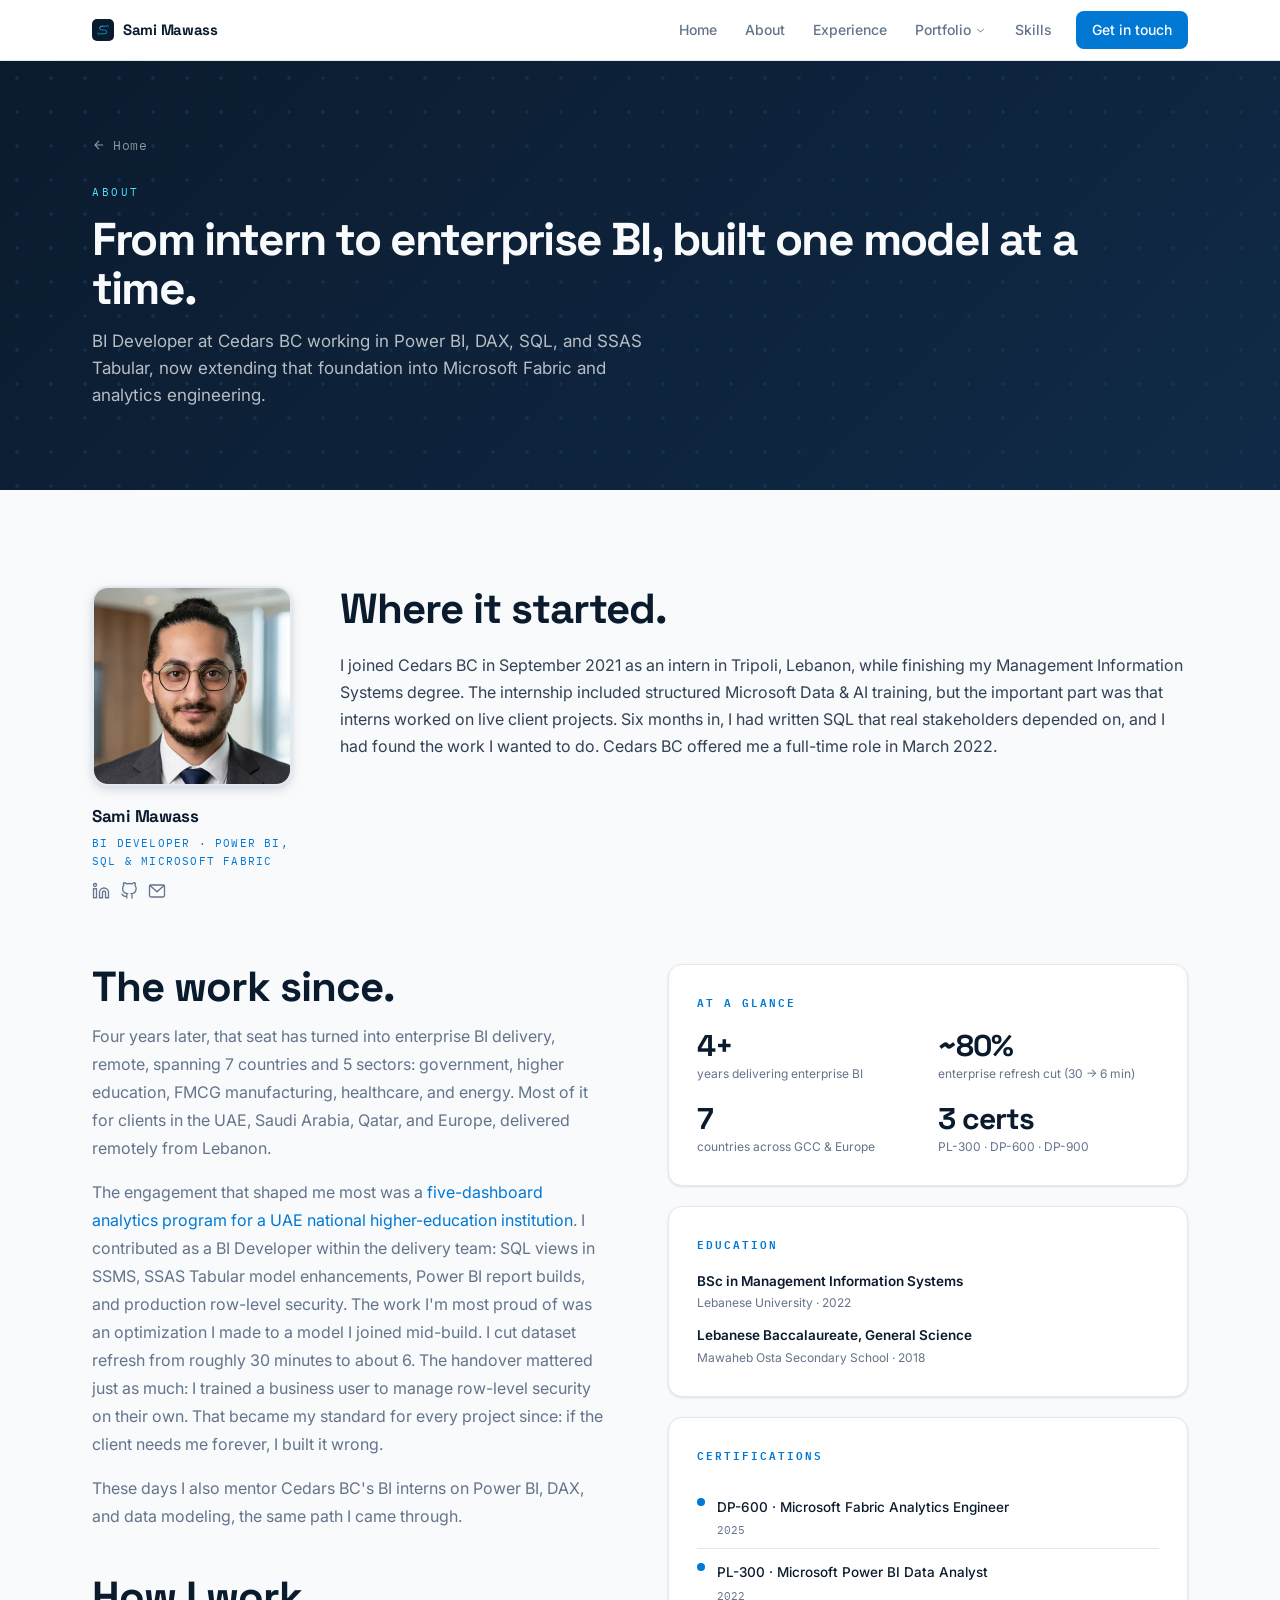
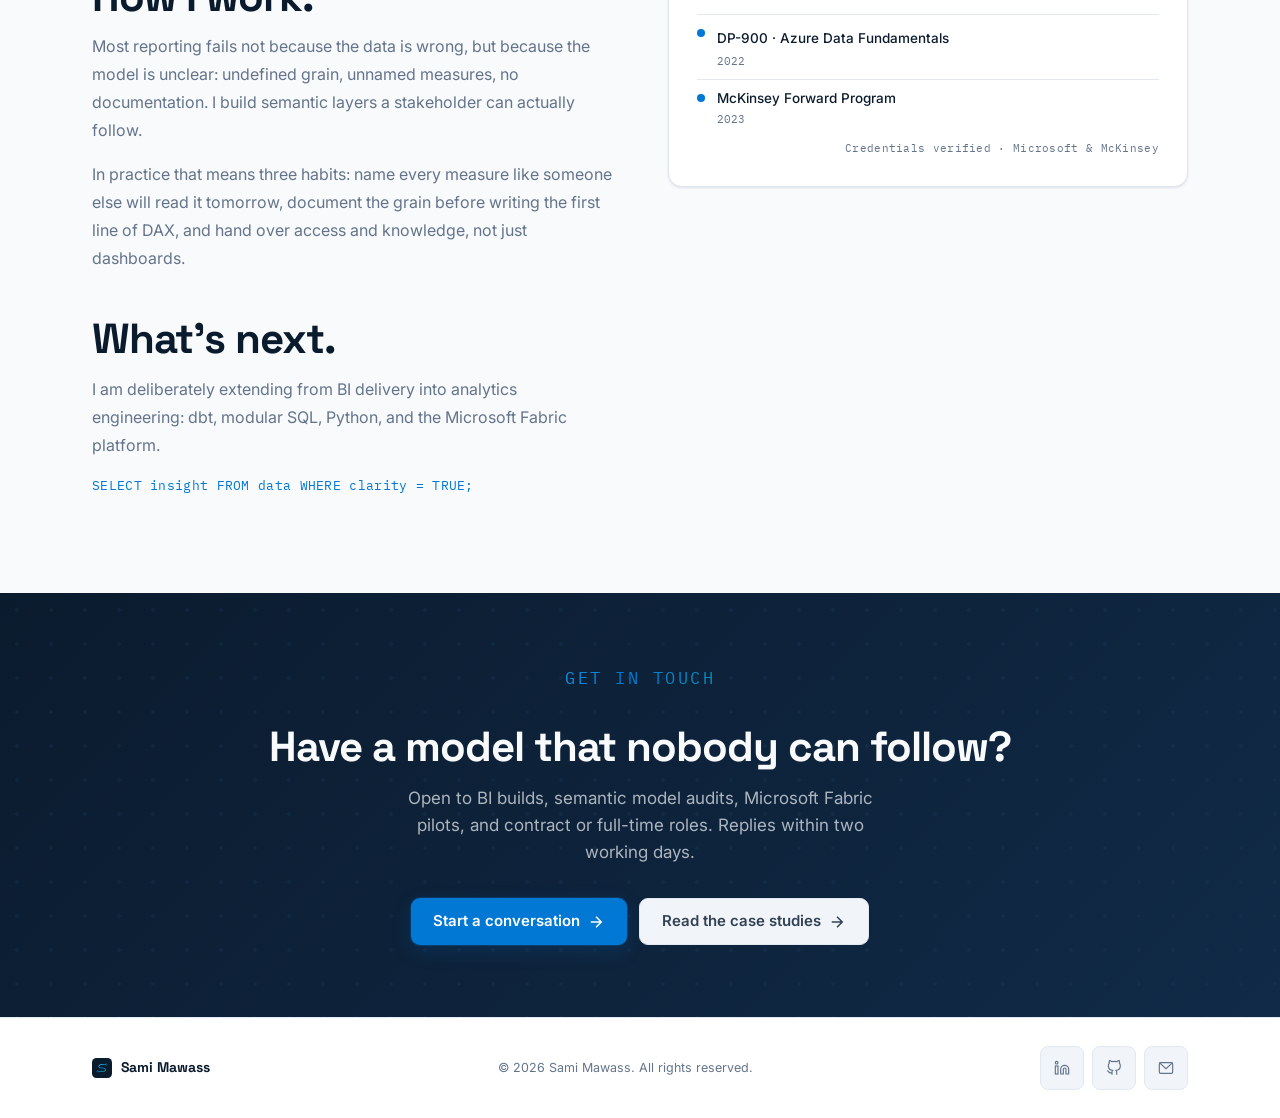
<file: about.html>
<!DOCTYPE html>
<html lang="en">
<head>
  <meta charset="UTF-8">
  <meta name="viewport" content="width=device-width, initial-scale=1.0">
  <title>About Sami Mawass: BI Developer · Power BI &amp; Microsoft Fabric</title>

  <!-- SEO -->
  <meta name="description" content="About Sami Mawass, a BI Developer with SQL, semantic modeling, and Power BI expertise, extending into Microsoft Fabric and analytics engineering across the GCC and Europe.">
  <link rel="canonical" href="https://sami-mawass.github.io/sami-mawass/about.html">
  <link rel="icon" type="image/svg+xml" href="assets/logo-mark-light.svg">
  <meta name="theme-color" content="#0B1B2E">

  <!-- Open Graph -->
  <meta property="og:type" content="website">
  <meta property="og:title" content="About Sami Mawass: BI Developer · Power BI &amp; Microsoft Fabric">
  <meta property="og:description" content="About Sami Mawass, a BI Developer with SQL, semantic modeling, and Power BI expertise, extending into Microsoft Fabric and analytics engineering across the GCC and Europe.">
  <meta property="og:url" content="https://sami-mawass.github.io/sami-mawass/about.html">
  <meta property="og:image" content="https://sami-mawass.github.io/sami-mawass/assets/og-image.png">
  <meta property="og:image:width" content="1200">
  <meta property="og:image:height" content="630">
  <meta name="twitter:card" content="summary_large_image">
  <meta name="twitter:title" content="About Sami Mawass: BI Developer · Power BI &amp; Microsoft Fabric">
  <meta name="twitter:description" content="About Sami Mawass, a BI Developer with SQL, semantic modeling, and Power BI expertise, extending into Microsoft Fabric and analytics engineering across the GCC and Europe.">
  <meta name="twitter:image" content="https://sami-mawass.github.io/sami-mawass/assets/og-image.png">

  <!-- Fonts -->
  <link rel="preconnect" href="https://fonts.googleapis.com">
  <link rel="preconnect" href="https://fonts.gstatic.com" crossorigin>
  <link href="https://fonts.googleapis.com/css2?family=Space+Grotesk:wght@400;500;600;700&family=Inter:wght@400;500;600;700&family=IBM+Plex+Mono:wght@400;500;600&display=swap" rel="stylesheet">

  <link rel="stylesheet" href="assets/tokens.css">
  <link rel="stylesheet" href="style.css">

  <!-- JSON-LD Person schema -->
  <script type="application/ld+json">
  {
    "@context": "https://schema.org",
    "@type": "Person",
    "name": "Sami Mawass",
    "jobTitle": "Data Analyst, BI Developer",
    "url": "https://sami-mawass.github.io/sami-mawass/",
    "description": "I rebuild unclear reporting into semantic models stakeholders trust, and have cut enterprise refresh times by around 80% doing it. 4+ years of BI delivery across government, higher education, FMCG manufacturing, healthcare, and energy, now extending into analytics engineering.",
    "email": "sami.mawass@outlook.com",
    "sameAs": [
      "https://www.linkedin.com/in/sami-mawass",
      "https://github.com/sami-mawass"
    ],
    "knowsAbout": ["Power BI","DAX","SQL","SSAS Tabular","Microsoft Fabric","Analytics Engineering","Row-Level Security"],
    "hasCredential": [
      {
        "@type": "EducationalOccupationalCredential",
        "credentialCategory": "certification",
        "name": "DP-600 Microsoft Fabric Analytics Engineer Associate"
      },
      {
        "@type": "EducationalOccupationalCredential",
        "credentialCategory": "certification",
        "name": "PL-300 Power BI Data Analyst Associate"
      },
      {
        "@type": "EducationalOccupationalCredential",
        "credentialCategory": "certification",
        "name": "DP-900 Azure Data Fundamentals"
      }
    ]
  }
  </script>
<noscript><style>.reveal{opacity:1;transform:none}</style></noscript>
</head>
<body>
<a class="skip-link" href="#main-content">Skip to content</a>

<!-- ===================== NAV ===================== -->
<header>
  <nav class="nav" aria-label="Main navigation">
    <div class="wrap">
      <div class="nav-inner">
        <a href="index.html" class="nav-brand">
          <img src="assets/logo-mark-dark.svg" alt="" width="22" height="22">
          Sami Mawass
        </a>

        <div class="nav-links">
          <a href="index.html">Home</a>
          <a href="about.html" aria-current="page">About</a>
          <a href="index.html#resume">Experience</a>

          <div class="nav-drop">
            <button id="port-drop-btn" class="nav-drop-btn" aria-expanded="false" aria-controls="port-dropdown">
              Portfolio
              <svg viewBox="0 0 24 24" fill="none" stroke="currentColor" stroke-width="1.75" aria-hidden="true"><polyline points="6 9 12 15 18 9"/></svg>
            </button>
            <div id="port-dropdown" class="nav-dropdown">
              <a href="client-projects.html">
                <svg class="drop-icon" viewBox="0 0 24 24" fill="none" stroke="currentColor" stroke-width="1.75" aria-hidden="true"><path d="M3 21V7a2 2 0 0 1 2-2h4a2 2 0 0 1 2 2v14M13 21V11a2 2 0 0 1 2-2h4a2 2 0 0 1 2 2v10M3 21h18"/></svg>
                Client Projects
              </a>
              <a href="personal-projects.html">
                <svg class="drop-icon" viewBox="0 0 24 24" fill="none" stroke="currentColor" stroke-width="1.75" aria-hidden="true"><path d="M9 3H5a2 2 0 0 0-2 2v4m6-6h10a2 2 0 0 1 2 2v4M9 3v18m0 0h10a2 2 0 0 0 2-2V9M9 21H5a2 2 0 0 1-2-2V9m0 0h18"/></svg>
                Personal Projects
              </a>
            </div>
          </div>

          <a href="index.html#stack">Skills</a>
          <a href="index.html#contact" class="nav-cta">Get in touch</a>
        </div>

        <button id="nav-burger" class="nav-burger" aria-label="Open menu" aria-expanded="false" aria-controls="mobile-menu">
          <svg viewBox="0 0 24 24" fill="none" stroke="currentColor" stroke-width="2" aria-hidden="true"><line x1="3" y1="6" x2="21" y2="6"/><line x1="3" y1="12" x2="21" y2="12"/><line x1="3" y1="18" x2="21" y2="18"/></svg>
        </button>
      </div>

      <div id="mobile-menu" class="mobile-menu" aria-hidden="true">
        <a href="index.html">Home</a>
        <a href="about.html">About</a>
        <a href="index.html#resume">Experience</a>
        <a href="index.html#work">Portfolio</a>
        <a href="client-projects.html" class="indent">↳ Client Projects</a>
        <a href="personal-projects.html" class="indent">↳ Personal Projects</a>
        <a href="index.html#stack">Skills</a>
        <a href="index.html#contact">Get in touch</a>
      </div>
    </div>
  </nav>
</header>

<main id="main-content">

<!-- ===================== PAGE HERO ===================== -->
<div class="page-hero-ink" style="background:var(--grad-ink);color:var(--n50);position:relative;overflow:hidden;">
  <div aria-hidden="true" style="position:absolute;inset:0;background-image:radial-gradient(circle,var(--line-dark) 2px,transparent 2px);background-size:34px 34px;opacity:.5;pointer-events:none;"></div>
  <div class="wrap" style="position:relative;padding:72px 32px 80px;">
    <a href="index.html" style="display:inline-flex;align-items:center;gap:7px;font-family:var(--mono);font-size:12.5px;letter-spacing:.5px;color:var(--n50-a55);margin-bottom:28px;">
      <svg viewBox="0 0 24 24" width="14" height="14" fill="none" stroke="currentColor" stroke-width="2" aria-hidden="true"><path d="M19 12H5M12 19l-7-7 7-7"/></svg>
      Home
    </a>
    <p class="eyebrow eyebrow--cyan">About</p>
    <h1 style="color:var(--n50);font-family:var(--head);font-weight:700;font-size:46px;letter-spacing:-1.8px;margin:0 0 16px;line-height:1.05;">From intern to enterprise BI, built one model at a time.</h1>
    <p style="font-size:17px;color:var(--n50-a72);max-width:560px;margin:0;line-height:1.6;">
      BI Developer at Cedars BC working in Power BI, DAX, SQL, and SSAS Tabular, now extending that foundation into Microsoft Fabric and analytics engineering.
    </p>
  </div>
</div>

<!-- ===================== ABOUT BODY ===================== -->
<section class="sec sec--dark">
  <div class="wrap">

    <!-- Photo + identity intro -->
    <div style="display:grid;grid-template-columns:200px 1fr;gap:48px;align-items:flex-start;margin-bottom:64px;" class="reveal about-intro-grid">
      <div style="flex-shrink:0;">
        <div style="width:200px;height:200px;border-radius:16px;overflow:hidden;border:2.5px solid var(--border);box-shadow:var(--sh-md);">
          <picture>
            <source srcset="assets/sami-photo.webp" type="image/webp">
            <img src="assets/sami-photo.jpg" alt="Sami Mawass" width="200" height="200" style="width:100%;height:100%;object-fit:cover;object-position:center top;display:block;">
          </picture>
        </div>
        <div style="margin-top:16px;">
          <div style="font-family:var(--head);font-weight:700;font-size:17px;color:var(--fg1);letter-spacing:-.3px;">Sami Mawass</div>
          <div style="font-family:var(--mono);font-size:11px;letter-spacing:1.2px;color:var(--azure);text-transform:uppercase;margin-top:4px;">BI Developer · Power BI, SQL &amp; Microsoft Fabric</div>
          <div style="margin-top:12px;display:flex;gap:10px;">
            <a href="https://www.linkedin.com/in/sami-mawass" target="_blank" rel="noopener" style="color:var(--fg3);transition:color var(--dur) var(--ease);" aria-label="LinkedIn" data-goatcounter-click="linkedin-click">
              <svg viewBox="0 0 24 24" width="18" height="18" fill="none" stroke="currentColor" stroke-width="1.75" aria-hidden="true"><path d="M16 8a6 6 0 0 1 6 6v7h-4v-7a2 2 0 0 0-2-2 2 2 0 0 0-2 2v7h-4v-7a6 6 0 0 1 6-6z"/><rect x="2" y="9" width="4" height="12"/><circle cx="4" cy="4" r="2"/></svg>
            </a>
            <a href="https://github.com/sami-mawass" target="_blank" rel="noopener" style="color:var(--fg3);transition:color var(--dur) var(--ease);" aria-label="GitHub">
              <svg viewBox="0 0 24 24" width="18" height="18" fill="none" stroke="currentColor" stroke-width="1.75" aria-hidden="true"><path d="M9 19c-5 1.5-5-2.5-7-3m14 6v-3.87a3.37 3.37 0 0 0-.94-2.61c3.14-.35 6.44-1.54 6.44-7A5.44 5.44 0 0 0 20 4.77 5.07 5.07 0 0 0 19.91 1S18.73.65 16 2.48a13.38 13.38 0 0 0-7 0C6.27.65 5.09 1 5.09 1A5.07 5.07 0 0 0 5 4.77a5.44 5.44 0 0 0-1.5 3.78c0 5.42 3.3 6.61 6.44 7A3.37 3.37 0 0 0 9 18.13V22"/></svg>
            </a>
            <a href="mailto:sami.mawass@outlook.com" style="color:var(--fg3);transition:color var(--dur) var(--ease);" aria-label="Email" data-goatcounter-click="email-click">
              <svg viewBox="0 0 24 24" width="18" height="18" fill="none" stroke="currentColor" stroke-width="1.75" aria-hidden="true"><rect x="2" y="4" width="20" height="16" rx="2"/><polyline points="2,4 12,13 22,4"/></svg>
            </a>
          </div>
        </div>
      </div>
      <div>
        <h2 style="margin-bottom:20px;">Where it started.</h2>
        <p style="font-size:16px;line-height:1.7;color:var(--fg2);">I joined Cedars BC in September 2021 as an intern in Tripoli, Lebanon, while finishing my Management Information Systems degree. The internship included structured Microsoft Data &amp; AI training, but the important part was that interns worked on live client projects. Six months in, I had written SQL that real stakeholders depended on, and I had found the work I wanted to do. Cedars BC offered me a full-time role in March 2022.</p>
      </div>
    </div>

    <!-- Bio narrative + sidebar -->
    <div class="about-grid">
      <div class="about-text reveal">

        <h2 style="margin-bottom:12px;">The work since.</h2>
        <p>Four years later, that seat has turned into enterprise BI delivery, remote, spanning 7 countries and 5 sectors: government, higher education, FMCG manufacturing, healthcare, and energy. Most of it for clients in the UAE, Saudi Arabia, Qatar, and Europe, delivered remotely from Lebanon.</p>
        <p>The engagement that shaped me most was a <a href="case-education.html" style="color:var(--azure);">five-dashboard analytics program for a UAE national higher-education institution</a>. I contributed as a BI Developer within the delivery team: SQL views in SSMS, SSAS Tabular model enhancements, Power BI report builds, and production row-level security. The work I'm most proud of was an optimization I made to a model I joined mid-build. I cut dataset refresh from roughly 30 minutes to about 6. The handover mattered just as much: I trained a business user to manage row-level security on their own. That became my standard for every project since: if the client needs me forever, I built it wrong.</p>
        <p>These days I also mentor Cedars BC's BI interns on Power BI, DAX, and data modeling, the same path I came through.</p>

        <div class="sp-28"></div>
        <h2 style="margin-bottom:12px;">How I work.</h2>
        <p>Most reporting fails not because the data is wrong, but because the model is unclear: undefined grain, unnamed measures, no documentation. I build semantic layers a stakeholder can actually follow.</p>
        <p>In practice that means three habits: name every measure like someone else will read it tomorrow, document the grain before writing the first line of DAX, and hand over access and knowledge, not just dashboards.</p>

        <div class="sp-28"></div>
        <h2 style="margin-bottom:12px;">What's next.</h2>
        <p>I am deliberately extending from BI delivery into analytics engineering: dbt, modular SQL, Python, and the Microsoft Fabric platform.</p>
        <p style="font-family:var(--mono);font-size:13px;color:var(--azure);letter-spacing:.3px;margin-top:16px;">SELECT insight FROM data WHERE clarity = TRUE;</p>

      </div>

      <div class="reveal">
        <div class="about-card">
          <div class="about-card-title">At a glance</div>
          <div class="about-stats">
            <div>
              <div class="stat-v">4+</div>
              <div class="stat-l">years delivering enterprise BI</div>
            </div>
            <div>
              <div class="stat-v">~80%</div>
              <div class="stat-l">enterprise refresh cut (30 → 6 min)</div>
            </div>
            <div>
              <div class="stat-v">7</div>
              <div class="stat-l">countries across GCC &amp; Europe</div>
            </div>
            <div>
              <div class="stat-v">3 certs</div>
              <div class="stat-l">PL-300 · DP-600 · DP-900</div>
            </div>
          </div>
        </div>

        <div class="sp-20"></div>

        <div class="about-card">
          <div class="about-card-title">Education</div>
          <div style="display:flex;flex-direction:column;gap:14px;">
            <div>
              <div style="font-size:13.5px;font-weight:600;color:var(--fg1);line-height:1.3;">BSc in Management Information Systems</div>
              <div style="font-size:12px;color:var(--muted);margin-top:3px;">Lebanese University &middot; 2022</div>
            </div>
            <div>
              <div style="font-size:13.5px;font-weight:600;color:var(--fg1);line-height:1.3;">Lebanese Baccalaureate, General Science</div>
              <div style="font-size:12px;color:var(--muted);margin-top:3px;">Mawaheb Osta Secondary School &middot; 2018</div>
            </div>
          </div>
        </div>

        <div class="sp-20"></div>

        <div class="about-card">
          <div class="about-card-title">Certifications</div>
          <div style="display:flex;flex-direction:column;gap:0;">
            <div class="cert-item">
              <span class="cert-dot"></span>
              <div>
                <a href="https://learn.microsoft.com/api/credentials/share/en-us/sami-mawass/30553D322AF57738?sharingId=FEFE150710ECCB63" target="_blank" rel="noopener" class="cert-name">DP-600 &middot; Microsoft Fabric Analytics Engineer</a>
                <div class="cert-year">2025</div>
              </div>
            </div>
            <div class="cert-item">
              <span class="cert-dot"></span>
              <div>
                <a href="https://learn.microsoft.com/api/credentials/share/en-us/sami-mawass/172835B4DA17AB2C?sharingId=FEFE150710ECCB63" target="_blank" rel="noopener" class="cert-name">PL-300 &middot; Microsoft Power BI Data Analyst</a>
                <div class="cert-year">2022</div>
              </div>
            </div>
            <div class="cert-item">
              <span class="cert-dot"></span>
              <div>
                <a href="https://learn.microsoft.com/api/credentials/share/en-us/sami-mawass/7C4B46512DAC4656?sharingId=FEFE150710ECCB63" target="_blank" rel="noopener" class="cert-name">DP-900 &middot; Azure Data Fundamentals</a>
                <div class="cert-year">2022</div>
              </div>
            </div>
            <div class="cert-item">
              <span class="cert-dot"></span>
              <div>
                <div class="cert-name">McKinsey Forward Program</div>
                <div class="cert-year">2023</div>
              </div>
            </div>
          </div>
          <div class="cert-note" style="margin-top:12px;">Credentials verified &middot; Microsoft &amp; McKinsey</div>
        </div>
      </div>
    </div>

  </div>
</section>

<!-- Responsive: stack intro grid on mobile -->
<style>
@media (max-width: 640px) {
  .about-intro-grid { grid-template-columns: 1fr !important; }
}
</style>

</main>

<!-- ===================== CTA BAND ===================== -->
<section class="cta-band" aria-labelledby="cta-heading">
  <div class="wrap cta-band-inner" style="text-align:center;">
    <p class="eyebrow eyebrow--cyan">Get in touch</p>
    <h2 id="cta-heading">Have a model that nobody can follow?</h2>
    <p>Open to BI builds, semantic model audits, Microsoft Fabric pilots, and contract or full-time roles. Replies within two working days.</p>
    <div style="display:flex;flex-wrap:wrap;justify-content:center;gap:12px;margin-top:24px;">
      <a href="index.html#contact" class="btn btn-primary">
        Start a conversation
        <svg viewBox="0 0 24 24" fill="none" stroke="currentColor" stroke-width="2" aria-hidden="true"><path d="M5 12h14M12 5l7 7-7 7"/></svg>
      </a>
      <a href="client-projects.html" class="btn btn-ghost">
        Read the case studies
        <svg viewBox="0 0 24 24" fill="none" stroke="currentColor" stroke-width="2" aria-hidden="true"><path d="M5 12h14M12 5l7 7-7 7"/></svg>
      </a>
    </div>
  </div>
</section>

<!-- ===================== FOOTER ===================== -->
<footer class="footer">
  <div class="wrap">
    <div class="foot-inner">
      <a href="index.html#top" class="foot-brand">
        <img src="assets/logo-mark-dark.svg" alt="" width="20" height="20" aria-hidden="true">
        Sami Mawass
      </a>
      <p class="foot-copy">© 2026 Sami Mawass. All rights reserved.</p>
      <div class="foot-links">
        <a href="https://www.linkedin.com/in/sami-mawass" target="_blank" rel="noopener" aria-label="LinkedIn" data-goatcounter-click="linkedin-click">
          <svg viewBox="0 0 24 24" fill="none" stroke="currentColor" stroke-width="1.75" aria-hidden="true"><path d="M16 8a6 6 0 0 1 6 6v7h-4v-7a2 2 0 0 0-2-2 2 2 0 0 0-2 2v7h-4v-7a6 6 0 0 1 6-6z"/><rect x="2" y="9" width="4" height="12"/><circle cx="4" cy="4" r="2"/></svg>
        </a>
        <a href="https://github.com/sami-mawass" target="_blank" rel="noopener" aria-label="GitHub">
          <svg viewBox="0 0 24 24" fill="none" stroke="currentColor" stroke-width="1.75" aria-hidden="true"><path d="M9 19c-5 1.5-5-2.5-7-3m14 6v-3.87a3.37 3.37 0 0 0-.94-2.61c3.14-.35 6.44-1.54 6.44-7A5.44 5.44 0 0 0 20 4.77 5.07 5.07 0 0 0 19.91 1S18.73.65 16 2.48a13.38 13.38 0 0 0-7 0C6.27.65 5.09 1 5.09 1A5.07 5.07 0 0 0 5 4.77a5.44 5.44 0 0 0-1.5 3.78c0 5.42 3.3 6.61 6.44 7A3.37 3.37 0 0 0 9 18.13V22"/></svg>
        </a>
        <a href="mailto:sami.mawass@outlook.com" aria-label="Email" data-goatcounter-click="email-click">
          <svg viewBox="0 0 24 24" fill="none" stroke="currentColor" stroke-width="1.75" aria-hidden="true"><rect x="2" y="4" width="20" height="16" rx="2"/><polyline points="2,4 12,13 22,4"/></svg>
        </a>
      </div>
    </div>
  </div>
</footer>

<script data-goatcounter="https://sami-mawass.goatcounter.com/count"
        async src="//gc.zgo.at/count.js"></script>
<script src="main.js"></script>
</body>
</html>
</file>
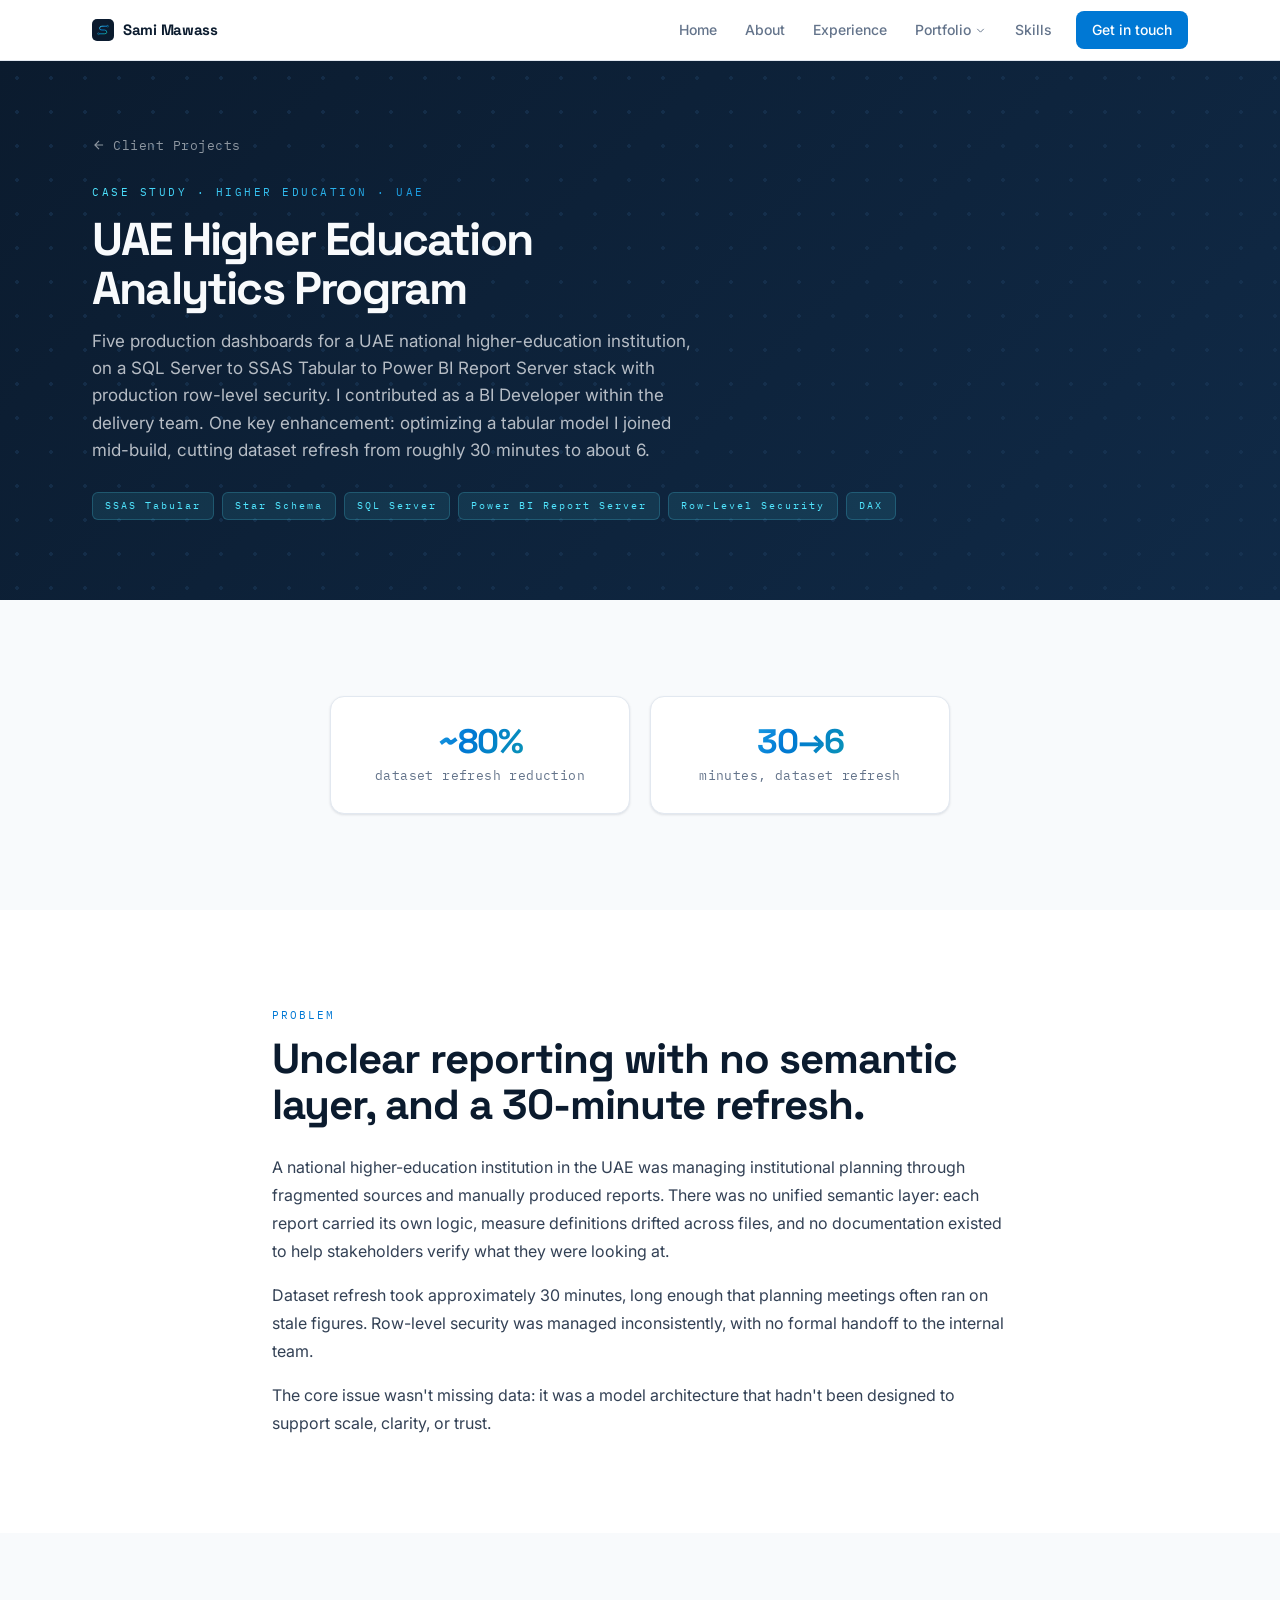
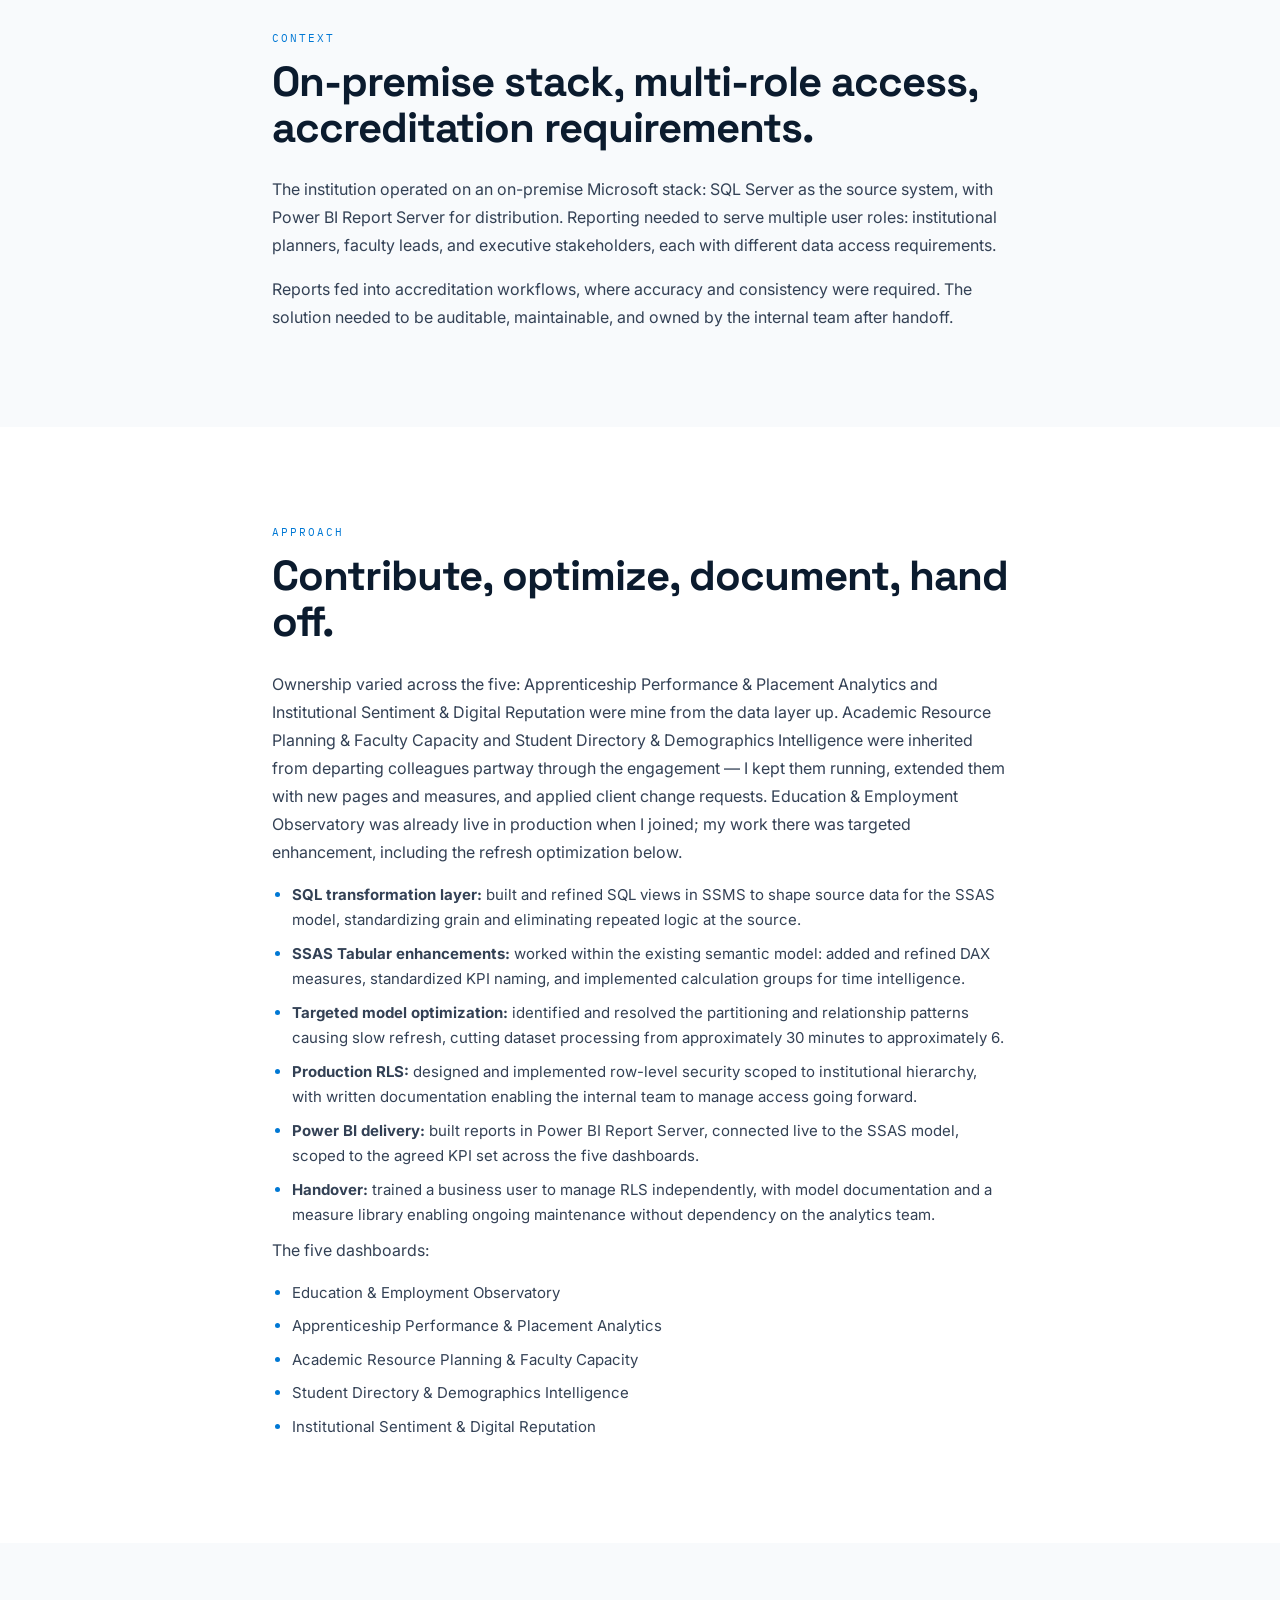
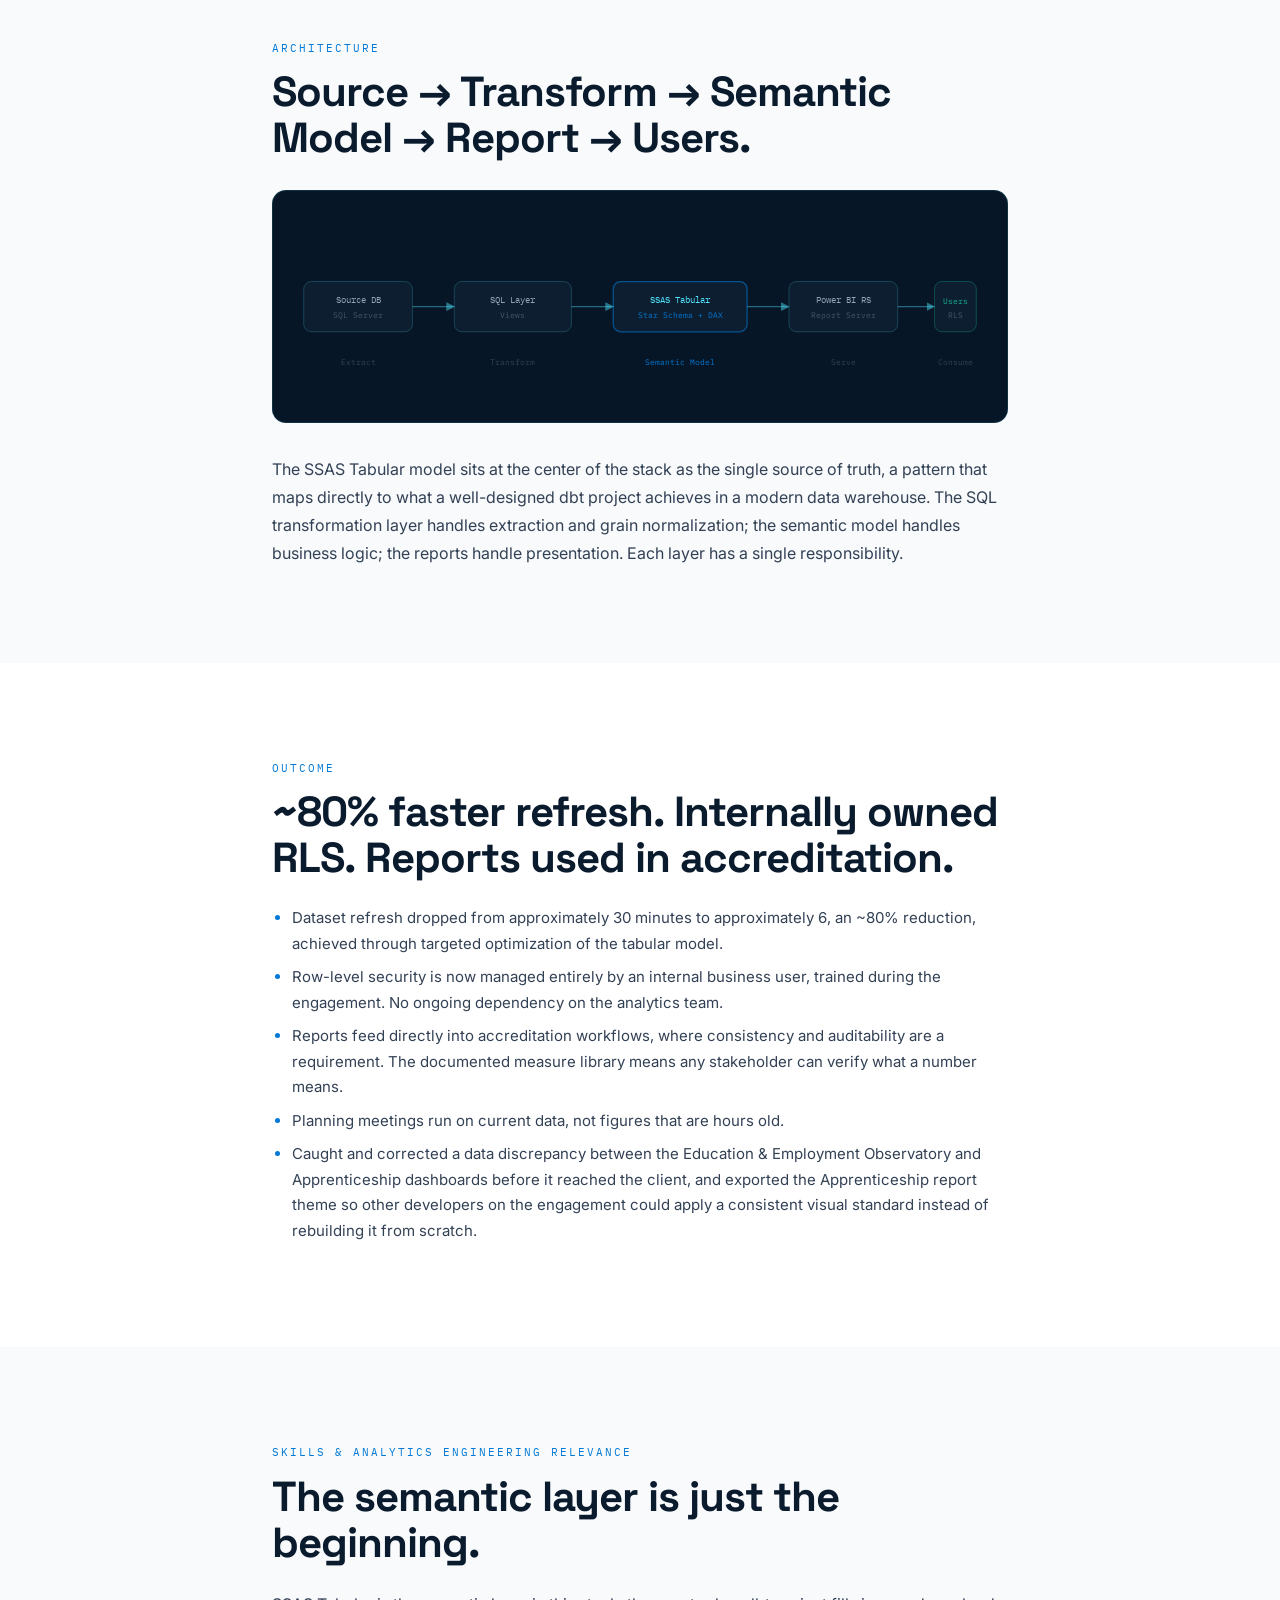
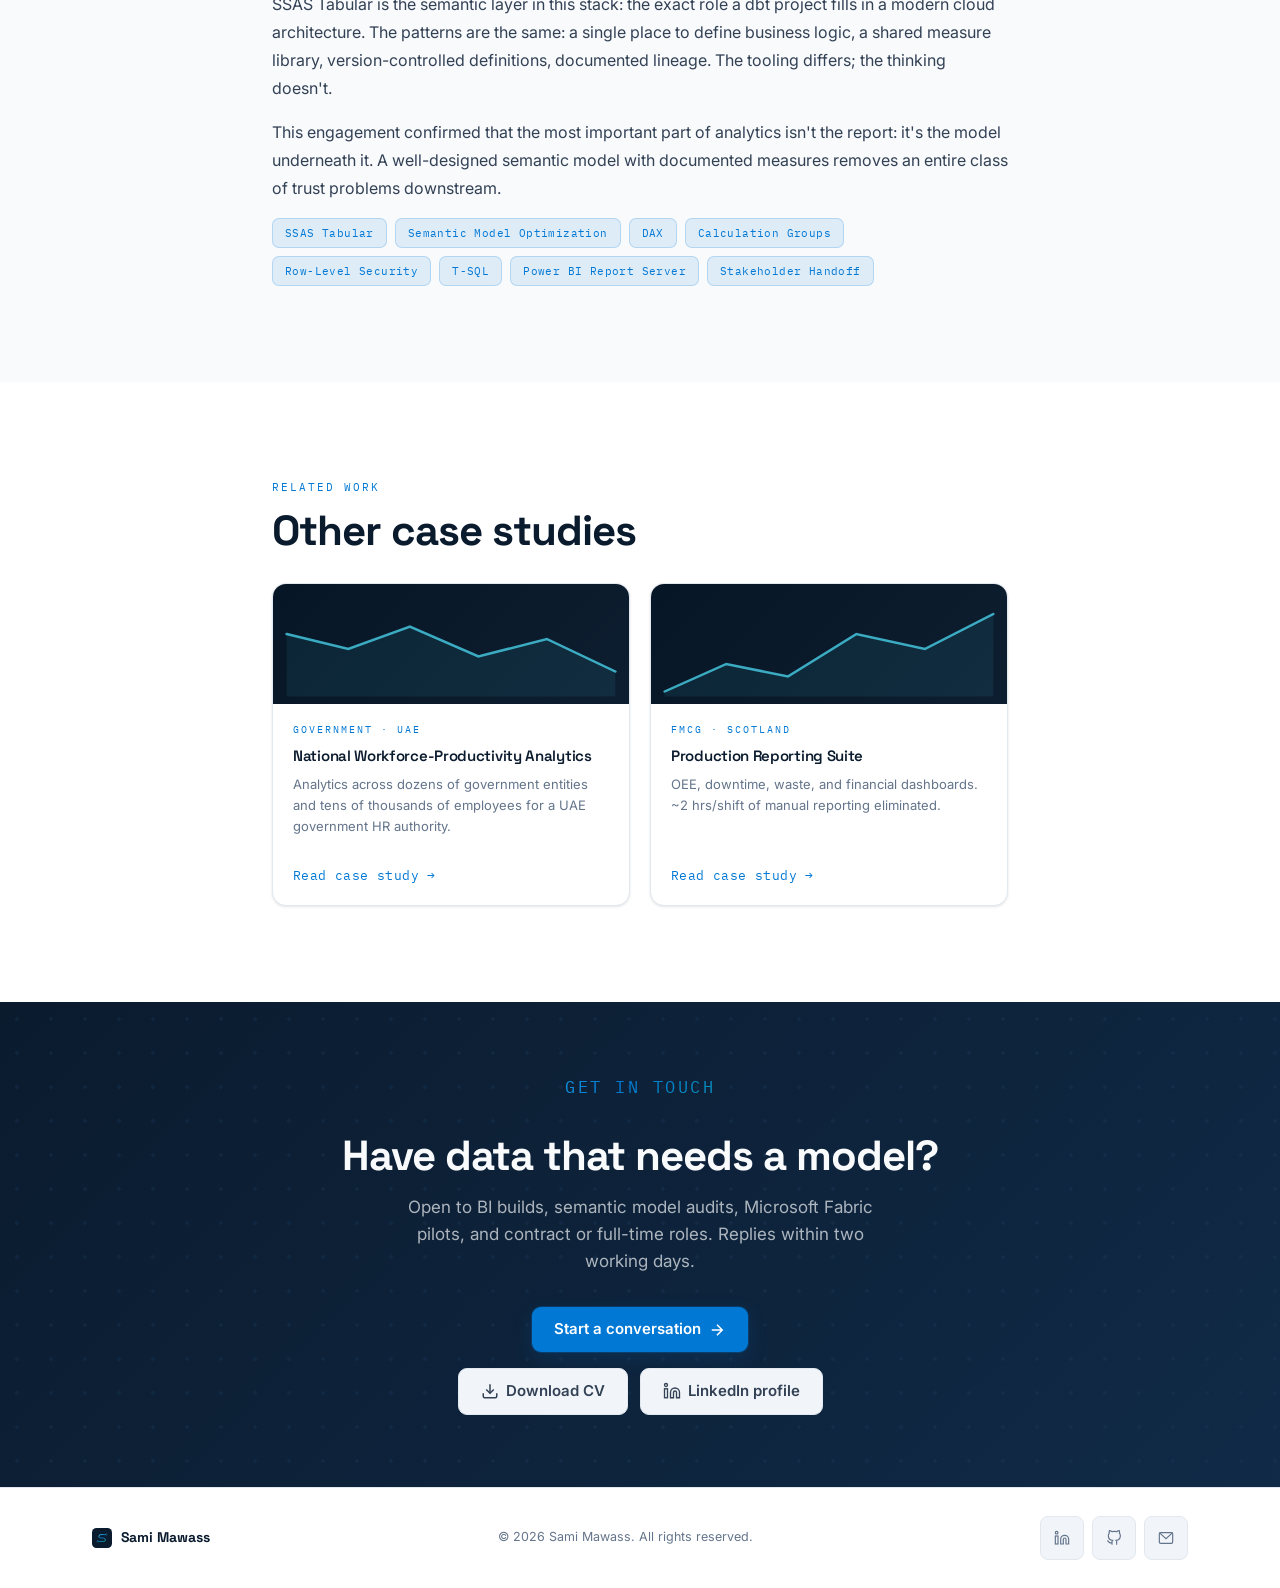
<file: case-education.html>
<!DOCTYPE html>
<html lang="en">
<head>
  <meta charset="UTF-8">
  <meta name="viewport" content="width=device-width, initial-scale=1.0">
  <title>UAE Higher Education Analytics Program: Case Study · Sami Mawass</title>

  <!-- SEO -->
  <meta name="description" content="Case study: a five-dashboard SQL to SSAS Tabular to Power BI analytics programme for a UAE national higher-education institution, with production RLS and a tabular-model optimization that cut dataset refresh by around 80 percent.">
  <link rel="canonical" href="https://sami-mawass.github.io/sami-mawass/case-education.html">
  <link rel="icon" type="image/svg+xml" href="assets/logo-mark-light.svg">
  <meta name="theme-color" content="#0B1B2E">

  <!-- Open Graph -->
  <meta property="og:type" content="website">
  <meta property="og:title" content="UAE Higher Education Analytics Program: Case Study · Sami Mawass">
  <meta property="og:description" content="Five production dashboards on a SQL to SSAS Tabular to Power BI stack for a UAE higher-education institution. Dataset refresh cut from roughly 30 minutes to about 6.">
  <meta property="og:url" content="https://sami-mawass.github.io/sami-mawass/case-education.html">
  <meta property="og:image" content="https://sami-mawass.github.io/sami-mawass/assets/og-image.png">
  <meta property="og:image:width" content="1200">
  <meta property="og:image:height" content="630">
  <meta name="twitter:card" content="summary_large_image">
  <meta name="twitter:title" content="UAE Higher Education Analytics Program: Case Study · Sami Mawass">
  <meta name="twitter:description" content="Five production dashboards on a SQL to SSAS Tabular to Power BI stack for a UAE higher-education institution. Dataset refresh cut from roughly 30 minutes to about 6.">
  <meta name="twitter:image" content="https://sami-mawass.github.io/sami-mawass/assets/og-image.png">

  <!-- Fonts -->
  <link rel="preconnect" href="https://fonts.googleapis.com">
  <link rel="preconnect" href="https://fonts.gstatic.com" crossorigin>
  <link href="https://fonts.googleapis.com/css2?family=Space+Grotesk:wght@400;500;600;700&family=Inter:wght@400;500;600;700&family=IBM+Plex+Mono:wght@400;500;600&display=swap" rel="stylesheet">

  <link rel="stylesheet" href="assets/tokens.css">
  <link rel="stylesheet" href="style.css">

  <!-- Structured data -->
  <script type="application/ld+json">
  {
    "@context": "https://schema.org",
    "@graph": [
      {
        "@type": "CreativeWork",
        "headline": "UAE Higher Education Analytics Program",
        "description": "Case study: a five-dashboard SQL to SSAS Tabular to Power BI analytics programme for a UAE national higher-education institution, with production RLS and a tabular-model optimization that cut dataset refresh by around 80 percent.",
        "url": "https://sami-mawass.github.io/sami-mawass/case-education.html",
        "author": {
          "@type": "Person",
          "name": "Sami Mawass",
          "url": "https://sami-mawass.github.io/sami-mawass/"
        },
        "datePublished": "2026-06-11"
      },
      {
        "@type": "BreadcrumbList",
        "itemListElement": [
          {"@type": "ListItem", "position": 1, "name": "Home",           "item": "https://sami-mawass.github.io/sami-mawass/"},
          {"@type": "ListItem", "position": 2, "name": "Client Projects", "item": "https://sami-mawass.github.io/sami-mawass/client-projects.html"},
          {"@type": "ListItem", "position": 3, "name": "UAE Higher Education Analytics Program",  "item": "https://sami-mawass.github.io/sami-mawass/case-education.html"}
        ]
      }
    ]
  }
  </script>
<noscript><style>.reveal{opacity:1;transform:none}</style></noscript>
</head>
<body>
<a class="skip-link" href="#main-content">Skip to content</a>

<!-- ===================== NAV ===================== -->
<header>
  <nav class="nav" aria-label="Main navigation">
    <div class="wrap">
      <div class="nav-inner">
        <a href="index.html" class="nav-brand">
          <img src="assets/logo-mark-dark.svg" alt="Sami Mawass" width="22" height="22">
          Sami Mawass
        </a>

        <div class="nav-links">
          <a href="index.html">Home</a>
          <a href="about.html">About</a>
          <a href="index.html#resume">Experience</a>

          <div class="nav-drop">
            <button id="port-drop-btn" class="nav-drop-btn" aria-expanded="false" aria-controls="port-dropdown">
              Portfolio
              <svg viewBox="0 0 24 24" fill="none" stroke="currentColor" stroke-width="1.75" aria-hidden="true"><polyline points="6 9 12 15 18 9"/></svg>
            </button>
            <div id="port-dropdown" class="nav-dropdown">
              <a href="client-projects.html">
                <svg class="drop-icon" viewBox="0 0 24 24" fill="none" stroke="currentColor" stroke-width="1.75" aria-hidden="true"><path d="M3 21V7a2 2 0 0 1 2-2h4a2 2 0 0 1 2 2v14M13 21V11a2 2 0 0 1 2-2h4a2 2 0 0 1 2 2v10M3 21h18"/></svg>
                Client Projects
              </a>
              <a href="personal-projects.html">
                <svg class="drop-icon" viewBox="0 0 24 24" fill="none" stroke="currentColor" stroke-width="1.75" aria-hidden="true"><path d="M9 3H5a2 2 0 0 0-2 2v4m6-6h10a2 2 0 0 1 2 2v4M9 3v18m0 0h10a2 2 0 0 0 2-2V9M9 21H5a2 2 0 0 1-2-2V9m0 0h18"/></svg>
                Personal Projects
              </a>
            </div>
          </div>

          <a href="index.html#stack">Skills</a>
          <a href="index.html#contact" class="nav-cta">Get in touch</a>
        </div>

        <button id="nav-burger" class="nav-burger" aria-label="Open menu" aria-expanded="false" aria-controls="mobile-menu">
          <svg viewBox="0 0 24 24" fill="none" stroke="currentColor" stroke-width="2" aria-hidden="true"><line x1="3" y1="6" x2="21" y2="6"/><line x1="3" y1="12" x2="21" y2="12"/><line x1="3" y1="18" x2="21" y2="18"/></svg>
        </button>
      </div>

      <div id="mobile-menu" class="mobile-menu" aria-hidden="true">
        <a href="index.html">Home</a>
        <a href="about.html">About</a>
        <a href="index.html#resume">Experience</a>
        <a href="index.html#work">Portfolio</a>
        <a href="client-projects.html" class="indent">↳ Client Projects</a>
        <a href="personal-projects.html" class="indent">↳ Personal Projects</a>
        <a href="index.html#stack">Skills</a>
        <a href="index.html#contact">Get in touch</a>
      </div>
    </div>
  </nav>
</header>

<main id="main-content">

<!-- ===================== PAGE HERO ===================== -->
<div class="page-hero-ink" style="background:var(--grad-ink);color:var(--n50);position:relative;overflow:hidden;">
  <div aria-hidden="true" style="position:absolute;inset:0;background-image:radial-gradient(circle,var(--line-dark) 2px,transparent 2px);background-size:34px 34px;opacity:.5;pointer-events:none;"></div>
  <div class="wrap" style="position:relative;padding:72px 32px 80px;">
    <a href="client-projects.html" style="display:inline-flex;align-items:center;gap:7px;font-family:var(--mono);font-size:12.5px;letter-spacing:.5px;color:var(--n50-a55);margin-bottom:28px;">
      <svg viewBox="0 0 24 24" width="14" height="14" fill="none" stroke="currentColor" stroke-width="2" aria-hidden="true"><path d="M19 12H5M12 19l-7-7 7-7"/></svg>
      Client Projects
    </a>
    <p class="eyebrow eyebrow--cyan">Case Study · Higher Education · UAE</p>
    <h1 style="color:var(--n50);font-family:var(--head);font-weight:700;font-size:46px;letter-spacing:-1.8px;margin:0 0 16px;line-height:1.05;">UAE Higher Education<br>Analytics Program</h1>
    <p style="font-size:17px;color:var(--n50-a72);max-width:600px;margin:0 0 28px;line-height:1.6;">
      Five production dashboards for a UAE national higher-education institution, on a SQL Server to SSAS Tabular to Power BI Report Server stack with production row-level security. I contributed as a BI Developer within the delivery team. One key enhancement: optimizing a tabular model I joined mid-build, cutting dataset refresh from roughly 30 minutes to about 6.
    </p>
    <div style="display:flex;flex-wrap:wrap;gap:8px;">
      <span style="font-family:var(--mono);font-size:10px;letter-spacing:2px;padding:5px 12px;border-radius:6px;background:var(--cyan-a10);border:1px solid var(--cyan-a20);color:var(--cyan);">SSAS Tabular</span>
      <span style="font-family:var(--mono);font-size:10px;letter-spacing:2px;padding:5px 12px;border-radius:6px;background:var(--cyan-a10);border:1px solid var(--cyan-a20);color:var(--cyan);">Star Schema</span>
      <span style="font-family:var(--mono);font-size:10px;letter-spacing:2px;padding:5px 12px;border-radius:6px;background:var(--cyan-a10);border:1px solid var(--cyan-a20);color:var(--cyan);">SQL Server</span>
      <span style="font-family:var(--mono);font-size:10px;letter-spacing:2px;padding:5px 12px;border-radius:6px;background:var(--cyan-a10);border:1px solid var(--cyan-a20);color:var(--cyan);">Power BI Report Server</span>
      <span style="font-family:var(--mono);font-size:10px;letter-spacing:2px;padding:5px 12px;border-radius:6px;background:var(--cyan-a10);border:1px solid var(--cyan-a20);color:var(--cyan);">Row-Level Security</span>
      <span style="font-family:var(--mono);font-size:10px;letter-spacing:2px;padding:5px 12px;border-radius:6px;background:var(--cyan-a10);border:1px solid var(--cyan-a20);color:var(--cyan);">DAX</span>
    </div>
  </div>
</div>

<!-- ===================== OUTCOME METRICS ===================== -->
<section class="sec sec--dark" aria-label="Key outcomes">
  <div class="wrap">
    <div class="outcome-grid" style="grid-template-columns:1fr 1fr;max-width:620px;margin:0 auto;">
      <div class="outcome-card reveal">
        <div class="outcome-val">~80%</div>
        <div class="outcome-label">dataset refresh reduction</div>
      </div>
      <div class="outcome-card reveal">
        <div class="outcome-val">30→6</div>
        <div class="outcome-label">minutes, dataset refresh</div>
      </div>
    </div>
  </div>
</section>

<!-- ===================== PROBLEM ===================== -->
<section class="sec sec--ink" aria-labelledby="problem-heading">
  <div class="wrap" style="max-width:800px;">
    <p class="case-label">Problem</p>
    <h2 id="problem-heading">Unclear reporting with no semantic layer, and a 30-minute refresh.</h2>
    <div class="case-prose" style="margin-top:24px;">
      <p>A national higher-education institution in the UAE was managing institutional planning through fragmented sources and manually produced reports. There was no unified semantic layer: each report carried its own logic, measure definitions drifted across files, and no documentation existed to help stakeholders verify what they were looking at.</p>
      <p>Dataset refresh took approximately 30 minutes, long enough that planning meetings often ran on stale figures. Row-level security was managed inconsistently, with no formal handoff to the internal team.</p>
      <p>The core issue wasn't missing data: it was a model architecture that hadn't been designed to support scale, clarity, or trust.</p>
    </div>
  </div>
</section>

<!-- ===================== CONTEXT ===================== -->
<section class="sec sec--dark" aria-labelledby="context-heading">
  <div class="wrap" style="max-width:800px;">
    <p class="case-label">Context</p>
    <h2 id="context-heading">On-premise stack, multi-role access, accreditation requirements.</h2>
    <div class="case-prose" style="margin-top:24px;">
      <p>The institution operated on an on-premise Microsoft stack: SQL Server as the source system, with Power BI Report Server for distribution. Reporting needed to serve multiple user roles: institutional planners, faculty leads, and executive stakeholders, each with different data access requirements.</p>
      <p>Reports fed into accreditation workflows, where accuracy and consistency were required. The solution needed to be auditable, maintainable, and owned by the internal team after handoff.</p>
    </div>
  </div>
</section>

<!-- ===================== APPROACH ===================== -->
<section class="sec sec--ink" aria-labelledby="approach-heading">
  <div class="wrap" style="max-width:800px;">
    <p class="case-label">Approach</p>
    <h2 id="approach-heading">Contribute, optimize, document, hand off.</h2>
    <div class="case-prose" style="margin-top:24px;">
      <p>Ownership varied across the five: Apprenticeship Performance &amp; Placement Analytics and Institutional Sentiment &amp; Digital Reputation were mine from the data layer up. Academic Resource Planning &amp; Faculty Capacity and Student Directory &amp; Demographics Intelligence were inherited from departing colleagues partway through the engagement — I kept them running, extended them with new pages and measures, and applied client change requests. Education &amp; Employment Observatory was already live in production when I joined; my work there was targeted enhancement, including the refresh optimization below.</p>
      <ul>
        <li><strong>SQL transformation layer:</strong> built and refined SQL views in SSMS to shape source data for the SSAS model, standardizing grain and eliminating repeated logic at the source.</li>
        <li><strong>SSAS Tabular enhancements:</strong> worked within the existing semantic model: added and refined DAX measures, standardized KPI naming, and implemented calculation groups for time intelligence.</li>
        <li><strong>Targeted model optimization:</strong> identified and resolved the partitioning and relationship patterns causing slow refresh, cutting dataset processing from approximately 30 minutes to approximately 6.</li>
        <li><strong>Production RLS:</strong> designed and implemented row-level security scoped to institutional hierarchy, with written documentation enabling the internal team to manage access going forward.</li>
        <li><strong>Power BI delivery:</strong> built reports in Power BI Report Server, connected live to the SSAS model, scoped to the agreed KPI set across the five dashboards.</li>
        <li><strong>Handover:</strong> trained a business user to manage RLS independently, with model documentation and a measure library enabling ongoing maintenance without dependency on the analytics team.</li>
      </ul>
      <p>The five dashboards:</p>
      <ul>
        <li>Education &amp; Employment Observatory</li>
        <li>Apprenticeship Performance &amp; Placement Analytics</li>
        <li>Academic Resource Planning &amp; Faculty Capacity</li>
        <li>Student Directory &amp; Demographics Intelligence</li>
        <li>Institutional Sentiment &amp; Digital Reputation</li>
      </ul>
    </div>
  </div>
</section>

<!-- ===================== BUILD ===================== -->
<section class="sec sec--dark" aria-labelledby="build-heading">
  <div class="wrap" style="max-width:800px;">
    <p class="case-label">Architecture</p>
    <h2 id="build-heading">Source → Transform → Semantic Model → Report → Users.</h2>

    <div class="arch-diagram" style="margin-top:28px;">
      <svg viewBox="0 0 820 200" xmlns="http://www.w3.org/2000/svg" role="img"
           aria-label="Architecture diagram: Source database feeding SQL transformation layer, SSAS Tabular semantic model, Power BI Report Server, and end users with role-level security"
           style="width:100%;min-width:600px;height:auto;display:block;">
        <defs>
          <linearGradient id="g1" x1="0" y1="0" x2="1" y2="1">
            <stop offset="0%" stop-color="#50E6FF"/><stop offset="50%" stop-color="#0078D4"/><stop offset="100%" stop-color="#15B392"/>
          </linearGradient>
          <marker id="arr" markerWidth="7" markerHeight="7" refX="5" refY="3.5" orient="auto">
            <path d="M0,0 L0,7 L7,3.5 z" fill="rgba(80,230,255,.45)"/>
          </marker>
        </defs>
        <!-- Boxes -->
        <rect x="8"   y="70" width="130" height="60" rx="9" fill="#0D1E30" stroke="rgba(80,230,255,.25)" stroke-width="1"/>
        <text x="73"  y="96"  text-anchor="middle" font-family="IBM Plex Mono,monospace" font-size="11" fill="#94A3B8">Source DB</text>
        <text x="73"  y="114" text-anchor="middle" font-family="IBM Plex Mono,monospace" font-size="9.5" fill="#475569">SQL Server</text>

        <rect x="188" y="70" width="140" height="60" rx="9" fill="#0D1E30" stroke="rgba(80,230,255,.25)" stroke-width="1"/>
        <text x="258" y="96"  text-anchor="middle" font-family="IBM Plex Mono,monospace" font-size="11" fill="#94A3B8">SQL Layer</text>
        <text x="258" y="114" text-anchor="middle" font-family="IBM Plex Mono,monospace" font-size="9.5" fill="#475569">Views</text>

        <rect x="378" y="70" width="160" height="60" rx="9" fill="#0D1E30" stroke="rgba(0,120,212,.6)" stroke-width="1.5"/>
        <text x="458" y="96"  text-anchor="middle" font-family="IBM Plex Mono,monospace" font-size="11" fill="#50E6FF">SSAS Tabular</text>
        <text x="458" y="114" text-anchor="middle" font-family="IBM Plex Mono,monospace" font-size="9.5" fill="#0078D4">Star Schema + DAX</text>

        <rect x="588" y="70" width="130" height="60" rx="9" fill="#0D1E30" stroke="rgba(80,230,255,.25)" stroke-width="1"/>
        <text x="653" y="96"  text-anchor="middle" font-family="IBM Plex Mono,monospace" font-size="11" fill="#94A3B8">Power BI RS</text>
        <text x="653" y="114" text-anchor="middle" font-family="IBM Plex Mono,monospace" font-size="9.5" fill="#475569">Report Server</text>

        <rect x="762" y="70" width="50" height="60" rx="9" fill="#0D1E30" stroke="rgba(21,179,146,.4)" stroke-width="1"/>
        <text x="787" y="97"  text-anchor="middle" font-family="IBM Plex Mono,monospace" font-size="10" fill="#15B392">Users</text>
        <text x="787" y="113" text-anchor="middle" font-family="IBM Plex Mono,monospace" font-size="9" fill="#475569">RLS</text>

        <!-- Arrows -->
        <line x1="138" y1="100" x2="186" y2="100" stroke="rgba(80,230,255,.4)" stroke-width="1.5" marker-end="url(#arr)"/>
        <line x1="328" y1="100" x2="376" y2="100" stroke="rgba(80,230,255,.4)" stroke-width="1.5" marker-end="url(#arr)"/>
        <line x1="538" y1="100" x2="586" y2="100" stroke="rgba(80,230,255,.4)" stroke-width="1.5" marker-end="url(#arr)"/>
        <line x1="718" y1="100" x2="760" y2="100" stroke="rgba(80,230,255,.4)" stroke-width="1.5" marker-end="url(#arr)"/>

        <!-- Step labels -->
        <text x="73"  y="170" text-anchor="middle" font-family="IBM Plex Mono,monospace" font-size="9" fill="#334155">Extract</text>
        <text x="258" y="170" text-anchor="middle" font-family="IBM Plex Mono,monospace" font-size="9" fill="#334155">Transform</text>
        <text x="458" y="170" text-anchor="middle" font-family="IBM Plex Mono,monospace" font-size="9" fill="#0078D4">Semantic Model</text>
        <text x="653" y="170" text-anchor="middle" font-family="IBM Plex Mono,monospace" font-size="9" fill="#334155">Serve</text>
        <text x="787" y="170" text-anchor="middle" font-family="IBM Plex Mono,monospace" font-size="9" fill="#334155">Consume</text>
      </svg>
    </div>

    <div class="case-prose" style="margin-top:28px;">
      <p>The SSAS Tabular model sits at the center of the stack as the single source of truth, a pattern that maps directly to what a well-designed dbt project achieves in a modern data warehouse. The SQL transformation layer handles extraction and grain normalization; the semantic model handles business logic; the reports handle presentation. Each layer has a single responsibility.</p>
    </div>
  </div>
</section>

<!-- ===================== OUTCOME ===================== -->
<section class="sec sec--ink" aria-labelledby="outcome-heading">
  <div class="wrap" style="max-width:800px;">
    <p class="case-label">Outcome</p>
    <h2 id="outcome-heading">~80% faster refresh. Internally owned RLS. Reports used in accreditation.</h2>
    <div class="case-prose" style="margin-top:24px;">
      <ul>
        <li>Dataset refresh dropped from approximately 30 minutes to approximately 6, an ~80% reduction, achieved through targeted optimization of the tabular model.</li>
        <li>Row-level security is now managed entirely by an internal business user, trained during the engagement. No ongoing dependency on the analytics team.</li>
        <li>Reports feed directly into accreditation workflows, where consistency and auditability are a requirement. The documented measure library means any stakeholder can verify what a number means.</li>
        <li>Planning meetings run on current data, not figures that are hours old.</li>
        <li>Caught and corrected a data discrepancy between the Education &amp; Employment Observatory and Apprenticeship dashboards before it reached the client, and exported the Apprenticeship report theme so other developers on the engagement could apply a consistent visual standard instead of rebuilding it from scratch.</li>
      </ul>
    </div>
  </div>
</section>

<!-- ===================== SKILLS & AE RELEVANCE ===================== -->
<section class="sec sec--dark" aria-labelledby="skills-heading">
  <div class="wrap" style="max-width:800px;">
    <p class="case-label">Skills &amp; Analytics Engineering Relevance</p>
    <h2 id="skills-heading">The semantic layer is just the beginning.</h2>
    <div class="case-prose" style="margin-top:24px;">
      <p>SSAS Tabular is the semantic layer in this stack: the exact role a dbt project fills in a modern cloud architecture. The patterns are the same: a single place to define business logic, a shared measure library, version-controlled definitions, documented lineage. The tooling differs; the thinking doesn't.</p>
      <p>This engagement confirmed that the most important part of analytics isn't the report: it's the model underneath it. A well-designed semantic model with documented measures removes an entire class of trust problems downstream.</p>
    </div>
    <div class="case-skills">
      <span class="case-skill-chip">SSAS Tabular</span>
      <span class="case-skill-chip">Semantic Model Optimization</span>
      <span class="case-skill-chip">DAX</span>
      <span class="case-skill-chip">Calculation Groups</span>
      <span class="case-skill-chip">Row-Level Security</span>
      <span class="case-skill-chip">T-SQL</span>
      <span class="case-skill-chip">Power BI Report Server</span>
      <span class="case-skill-chip">Stakeholder Handoff</span>
    </div>
  </div>
</section>

<!-- ===================== RELATED WORK ===================== -->
<section class="sec sec--ink" aria-labelledby="related-heading">
  <div class="wrap" style="max-width:800px;">
    <p class="case-label">Related work</p>
    <h2 id="related-heading" style="margin-bottom:28px;">Other case studies</h2>
    <div class="proj-grid" style="grid-template-columns:repeat(2,1fr);">
      <article class="proj-card reveal">
        <div class="proj-vis" aria-hidden="true">
          <svg viewBox="0 0 260 96" preserveAspectRatio="none" style="width:100%;height:100%">
            <polyline points="10,40 55,52 100,34 150,58 200,44 250,70" fill="none" stroke="#50E6FF" stroke-width="2" stroke-linecap="round" opacity=".7"/>
            <polygon points="10,90 10,40 55,52 100,34 150,58 200,44 250,70 250,90" fill="rgba(80,230,255,.07)"/>
          </svg>
        </div>
        <div class="proj-body">
          <div class="proj-tag">Government · UAE</div>
          <h3 class="proj-title">National Workforce-Productivity Analytics</h3>
          <p class="proj-desc">Analytics across dozens of government entities and tens of thousands of employees for a UAE government HR authority.</p>
          <a href="case-government.html" class="proj-case-link">Read case study →</a>
        </div>
      </article>
      <article class="proj-card reveal">
        <div class="proj-vis" aria-hidden="true">
          <svg viewBox="0 0 260 96" preserveAspectRatio="none" style="width:100%;height:100%">
            <polyline points="10,86 55,64 100,74 150,40 200,52 250,24" fill="none" stroke="#50E6FF" stroke-width="2" stroke-linecap="round" opacity=".7"/>
            <polygon points="10,90 10,86 55,64 100,74 150,40 200,52 250,24 250,90" fill="rgba(80,230,255,.07)"/>
          </svg>
        </div>
        <div class="proj-body">
          <div class="proj-tag">FMCG · Scotland</div>
          <h3 class="proj-title">Production Reporting Suite</h3>
          <p class="proj-desc">OEE, downtime, waste, and financial dashboards. ~2 hrs/shift of manual reporting eliminated.</p>
          <a href="case-fmcg-suite.html" class="proj-case-link">Read case study →</a>
        </div>
      </article>
    </div>
  </div>
</section>

<!-- ===================== CTA BAND ===================== -->
<section class="cta-band" aria-labelledby="cta-heading">
  <div class="wrap cta-band-inner" style="text-align:center;">
    <p class="eyebrow eyebrow--cyan">Get in touch</p>
    <h2 id="cta-heading">Have data that needs a model?</h2>
    <p>Open to BI builds, semantic model audits, Microsoft Fabric pilots, and contract or full-time roles. Replies within two working days.</p>
    <a href="index.html#contact" class="btn btn-primary">
      Start a conversation
      <svg viewBox="0 0 24 24" fill="none" stroke="currentColor" stroke-width="2" aria-hidden="true"><path d="M5 12h14M12 5l7 7-7 7"/></svg>
    </a>
    <div style="display:flex;flex-wrap:wrap;justify-content:center;gap:12px;margin-top:16px;">
      <a href="assets/Sami-Mawass-CV.pdf" download class="btn btn-ghost" data-goatcounter-click="cv-download">
        <svg viewBox="0 0 24 24" fill="none" stroke="currentColor" stroke-width="2" aria-hidden="true"><path d="M21 15v4a2 2 0 0 1-2 2H5a2 2 0 0 1-2-2v-4"/><polyline points="7 10 12 15 17 10"/><line x1="12" y1="15" x2="12" y2="3"/></svg>
        Download CV
      </a>
      <a href="https://www.linkedin.com/in/sami-mawass" target="_blank" rel="noopener" class="btn btn-ghost" data-goatcounter-click="linkedin-click">
        <svg viewBox="0 0 24 24" fill="none" stroke="currentColor" stroke-width="1.75" aria-hidden="true"><path d="M16 8a6 6 0 0 1 6 6v7h-4v-7a2 2 0 0 0-2-2 2 2 0 0 0-2 2v7h-4v-7a6 6 0 0 1 6-6z"/><rect x="2" y="9" width="4" height="12"/><circle cx="4" cy="4" r="2"/></svg>
        LinkedIn profile
      </a>
    </div>
  </div>
</section>

</main>

<!-- ===================== FOOTER ===================== -->
<footer class="footer">
  <div class="wrap">
    <div class="foot-inner">
      <a href="index.html#top" class="foot-brand">
        <img src="assets/logo-mark-dark.svg" alt="" width="20" height="20" aria-hidden="true">
        Sami Mawass
      </a>
      <p class="foot-copy">© 2026 Sami Mawass. All rights reserved.</p>
      <div class="foot-links">
        <a href="https://www.linkedin.com/in/sami-mawass" target="_blank" rel="noopener" aria-label="LinkedIn" data-goatcounter-click="linkedin-click">
          <svg viewBox="0 0 24 24" fill="none" stroke="currentColor" stroke-width="1.75" aria-hidden="true"><path d="M16 8a6 6 0 0 1 6 6v7h-4v-7a2 2 0 0 0-2-2 2 2 0 0 0-2 2v7h-4v-7a6 6 0 0 1 6-6z"/><rect x="2" y="9" width="4" height="12"/><circle cx="4" cy="4" r="2"/></svg>
        </a>
        <a href="https://github.com/sami-mawass" target="_blank" rel="noopener" aria-label="GitHub">
          <svg viewBox="0 0 24 24" fill="none" stroke="currentColor" stroke-width="1.75" aria-hidden="true"><path d="M9 19c-5 1.5-5-2.5-7-3m14 6v-3.87a3.37 3.37 0 0 0-.94-2.61c3.14-.35 6.44-1.54 6.44-7A5.44 5.44 0 0 0 20 4.77 5.07 5.07 0 0 0 19.91 1S18.73.65 16 2.48a13.38 13.38 0 0 0-7 0C6.27.65 5.09 1 5.09 1A5.07 5.07 0 0 0 5 4.77a5.44 5.44 0 0 0-1.5 3.78c0 5.42 3.3 6.61 6.44 7A3.37 3.37 0 0 0 9 18.13V22"/></svg>
        </a>
        <a href="mailto:sami.mawass@outlook.com" aria-label="Email" data-goatcounter-click="email-click">
          <svg viewBox="0 0 24 24" fill="none" stroke="currentColor" stroke-width="1.75" aria-hidden="true"><rect x="2" y="4" width="20" height="16" rx="2"/><polyline points="2,4 12,13 22,4"/></svg>
        </a>
      </div>
    </div>
  </div>
</footer>

<script data-goatcounter="https://sami-mawass.goatcounter.com/count"
        async src="//gc.zgo.at/count.js"></script>
<script src="main.js"></script>
</body>
</html>
</file>
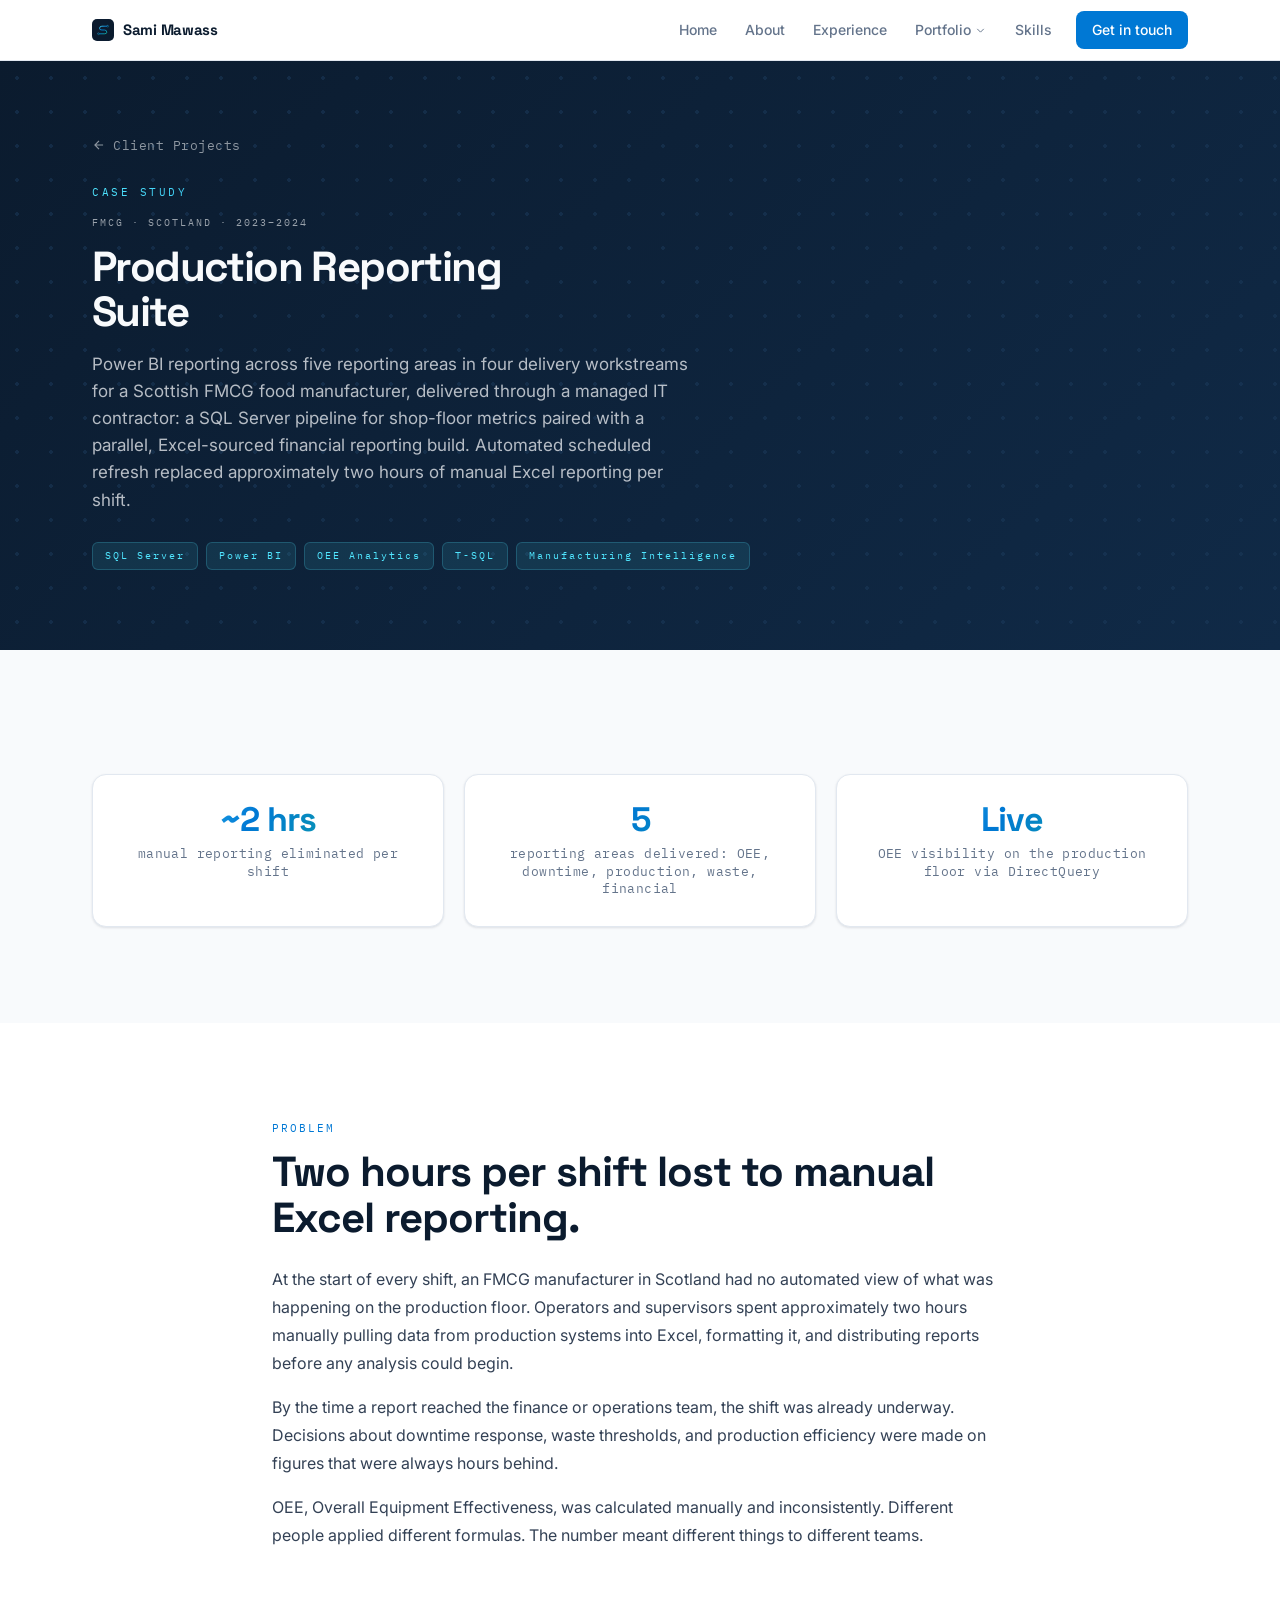
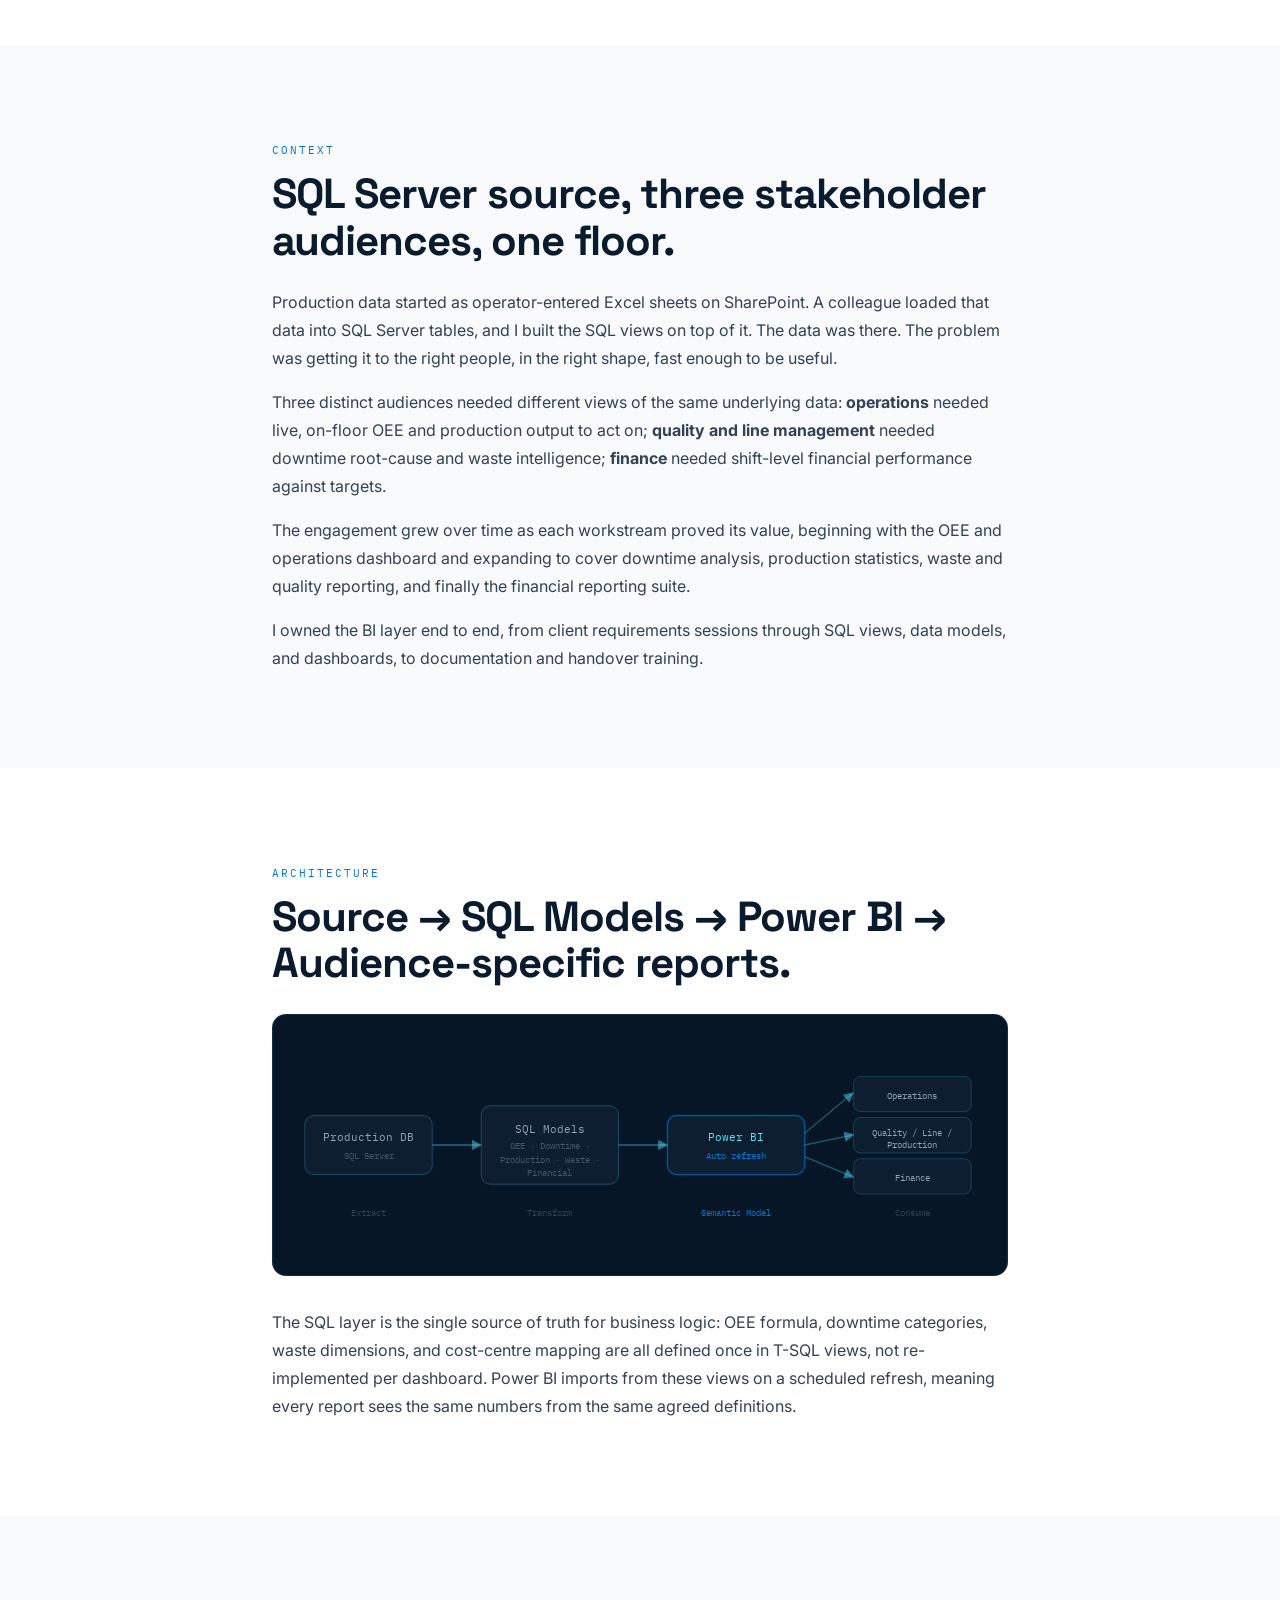
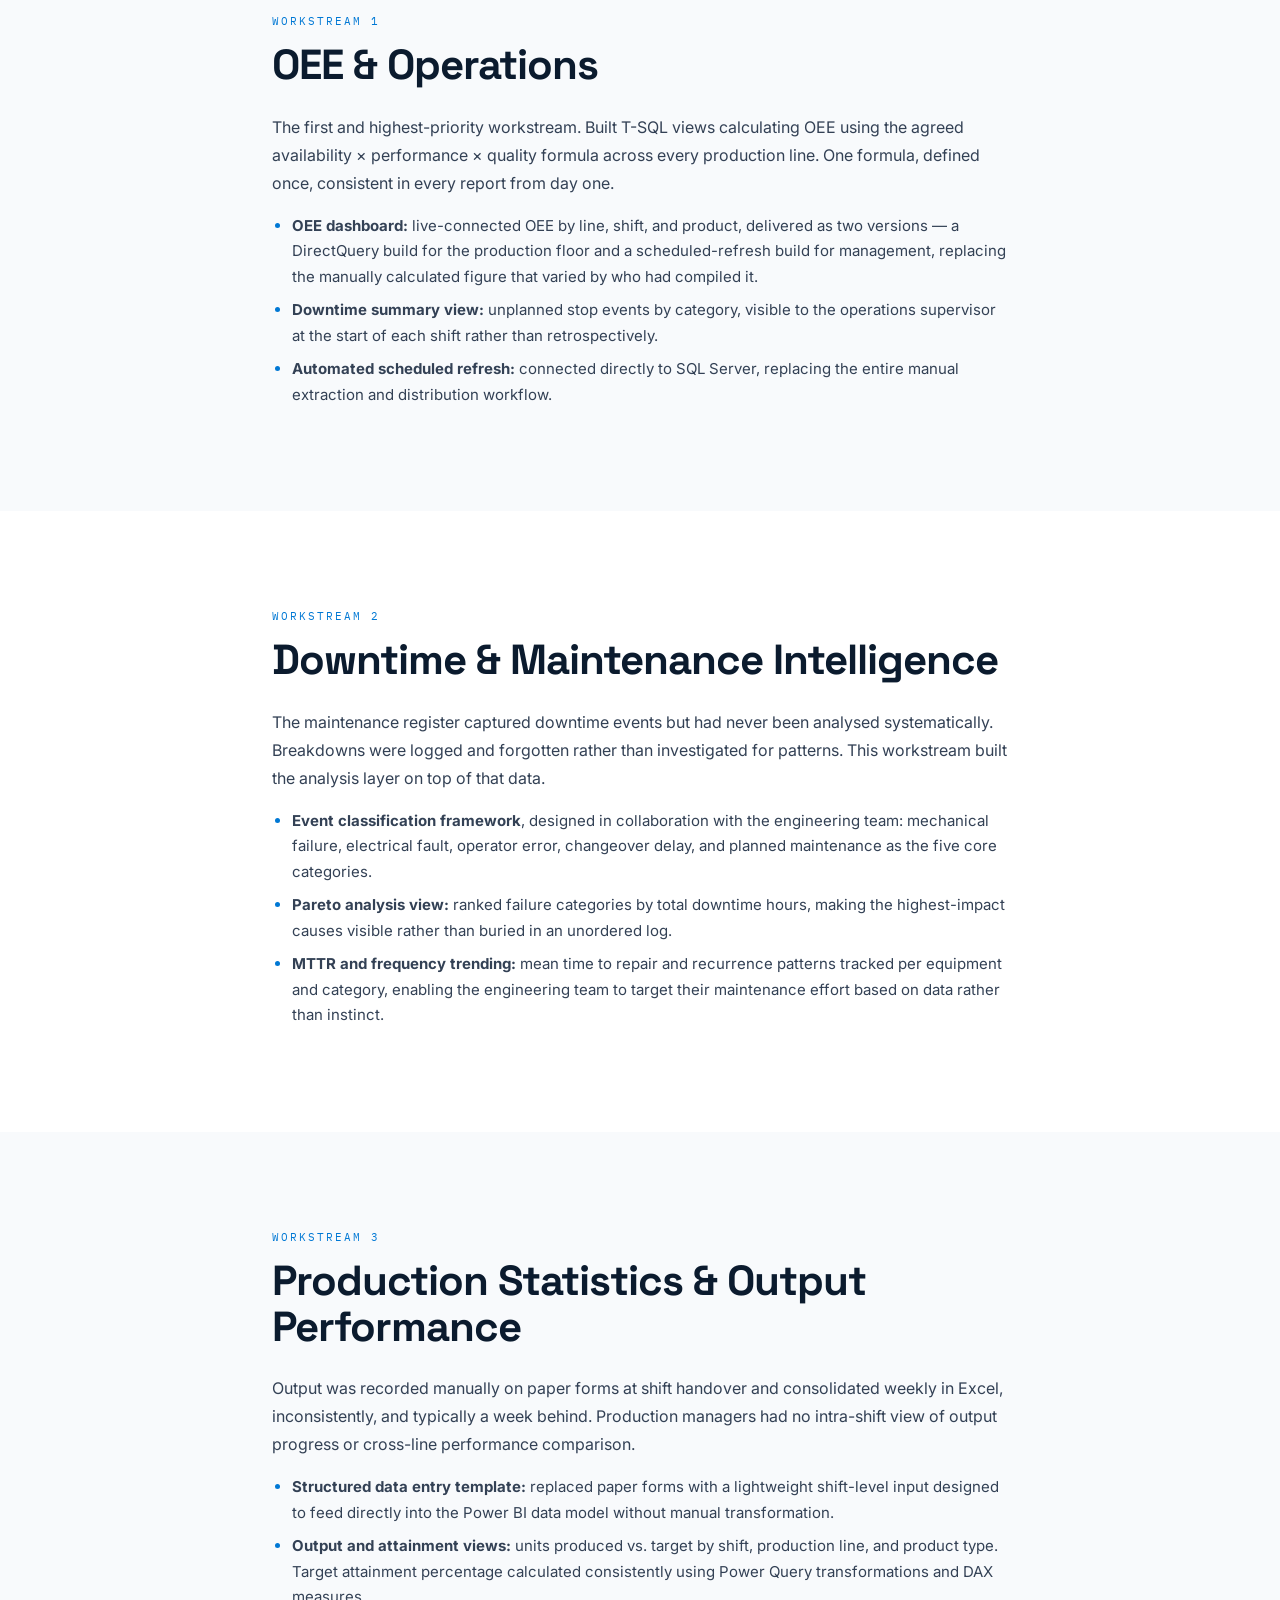
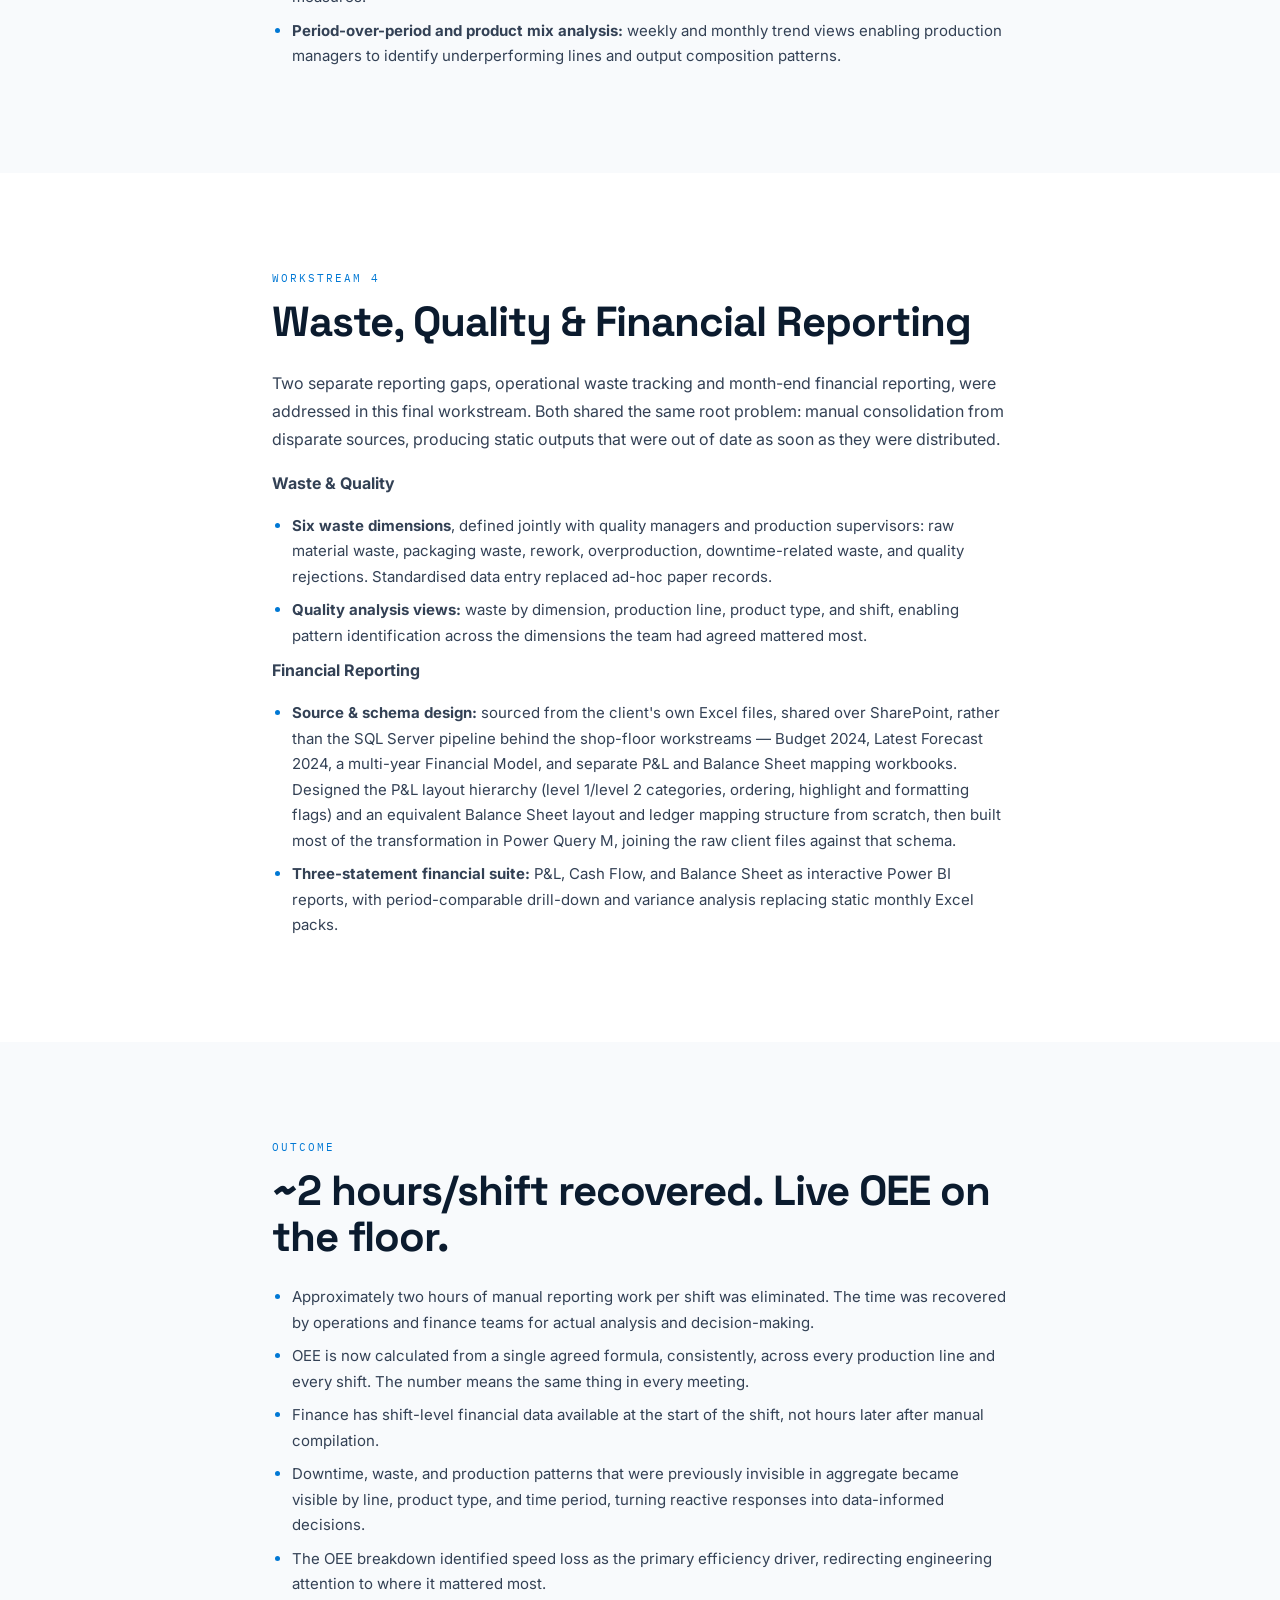
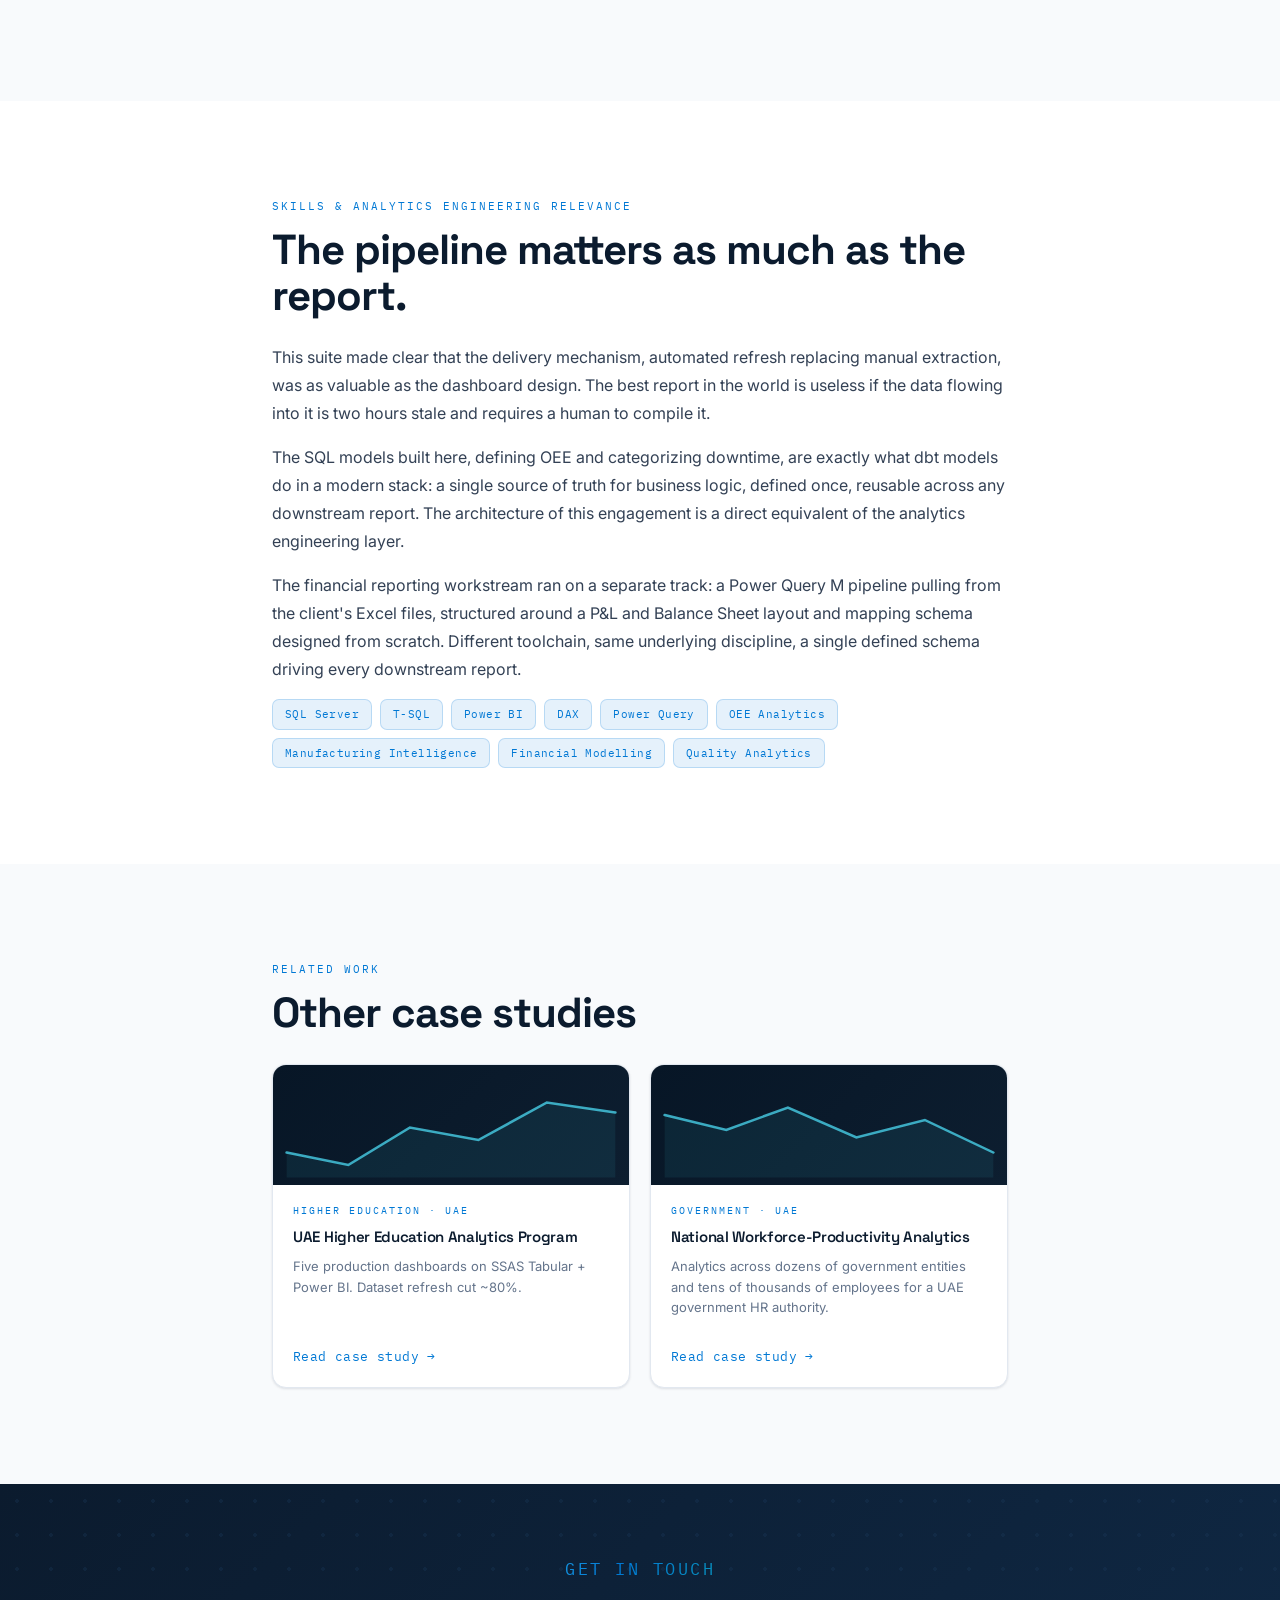
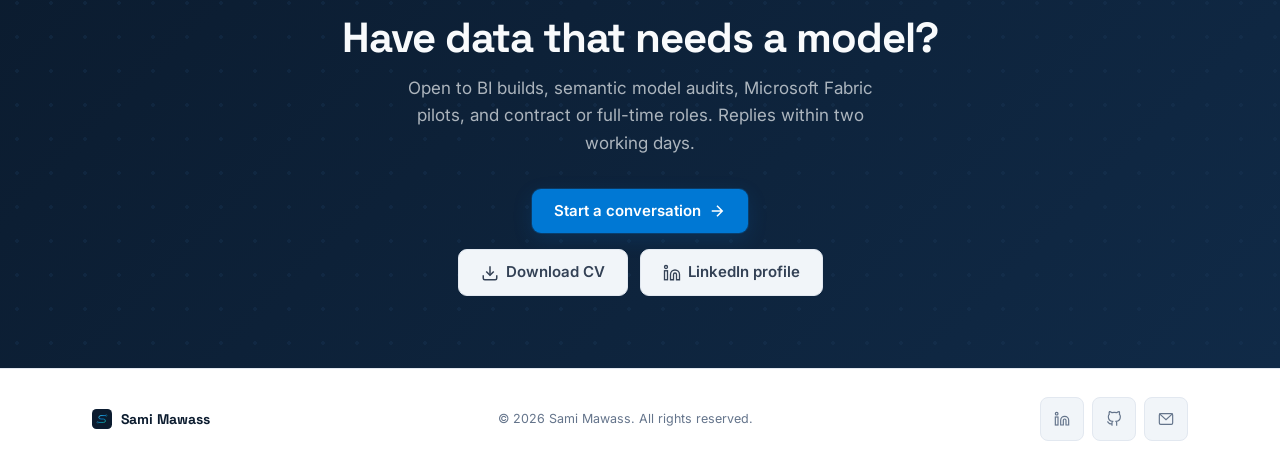
<file: case-fmcg-suite.html>
<!DOCTYPE html>
<html lang="en">
<head>
  <meta charset="UTF-8">
  <meta name="viewport" content="width=device-width, initial-scale=1.0">
  <title>Production Reporting Suite: Case Study · Sami Mawass</title>

  <!-- SEO -->
  <meta name="description" content="Power BI production reporting suite for a Scotland FMCG manufacturer: OEE, downtime, production, waste, and financial workstreams. ~2 hrs/shift eliminated.">
  <link rel="canonical" href="https://sami-mawass.github.io/sami-mawass/case-fmcg-suite.html">
  <link rel="icon" type="image/svg+xml" href="assets/logo-mark-light.svg">
  <meta name="theme-color" content="#0B1B2E">

  <!-- Open Graph -->
  <meta property="og:type" content="website">
  <meta property="og:title" content="Production Reporting Suite: Case Study · Sami Mawass">
  <meta property="og:description" content="Power BI reporting suite for a Scotland FMCG manufacturer: five reporting areas in four delivery workstreams, ~2 hrs/shift manual reporting eliminated.">
  <meta property="og:url" content="https://sami-mawass.github.io/sami-mawass/case-fmcg-suite.html">
  <meta property="og:image" content="https://sami-mawass.github.io/sami-mawass/assets/og-image.png">
  <meta property="og:image:width" content="1200">
  <meta property="og:image:height" content="630">
  <meta name="twitter:card" content="summary_large_image">
  <meta name="twitter:title" content="Production Reporting Suite: Case Study · Sami Mawass">
  <meta name="twitter:image" content="https://sami-mawass.github.io/sami-mawass/assets/og-image.png">

  <!-- Fonts -->
  <link rel="preconnect" href="https://fonts.googleapis.com">
  <link rel="preconnect" href="https://fonts.gstatic.com" crossorigin>
  <link href="https://fonts.googleapis.com/css2?family=Space+Grotesk:wght@400;500;600;700&family=Inter:wght@400;500;600;700&family=IBM+Plex+Mono:wght@400;500;600&display=swap" rel="stylesheet">

  <link rel="stylesheet" href="assets/tokens.css">
  <link rel="stylesheet" href="style.css">

  <!-- Structured data -->
  <script type="application/ld+json">
  {
    "@context": "https://schema.org",
    "@graph": [
      {
        "@type": "CreativeWork",
        "headline": "Production Reporting Suite",
        "description": "Power BI production reporting suite for a Scotland FMCG manufacturer: OEE, downtime, production, waste, and financial workstreams. ~2 hrs/shift of manual reporting eliminated.",
        "url": "https://sami-mawass.github.io/sami-mawass/case-fmcg-suite.html",
        "author": {
          "@type": "Person",
          "name": "Sami Mawass",
          "url": "https://sami-mawass.github.io/sami-mawass/"
        },
        "datePublished": "2026-06-11"
      },
      {
        "@type": "BreadcrumbList",
        "itemListElement": [
          {"@type": "ListItem", "position": 1, "name": "Home",           "item": "https://sami-mawass.github.io/sami-mawass/"},
          {"@type": "ListItem", "position": 2, "name": "Client Projects", "item": "https://sami-mawass.github.io/sami-mawass/client-projects.html"},
          {"@type": "ListItem", "position": 3, "name": "Production Reporting Suite",  "item": "https://sami-mawass.github.io/sami-mawass/case-fmcg-suite.html"}
        ]
      }
    ]
  }
  </script>
<noscript><style>.reveal{opacity:1;transform:none}</style></noscript>
</head>
<body>
<a class="skip-link" href="#main-content">Skip to content</a>

<!-- ===================== NAV ===================== -->
<header>
  <nav class="nav" aria-label="Main navigation">
    <div class="wrap">
      <div class="nav-inner">
        <a href="index.html" class="nav-brand">
          <img src="assets/logo-mark-dark.svg" alt="Sami Mawass" width="22" height="22">
          Sami Mawass
        </a>
        <div class="nav-links">
          <a href="index.html">Home</a>
          <a href="about.html">About</a>
          <a href="index.html#resume">Experience</a>
          <div class="nav-drop">
            <button id="port-drop-btn" class="nav-drop-btn" aria-expanded="false" aria-controls="port-dropdown">
              Portfolio
              <svg viewBox="0 0 24 24" fill="none" stroke="currentColor" stroke-width="1.75" aria-hidden="true"><polyline points="6 9 12 15 18 9"/></svg>
            </button>
            <div id="port-dropdown" class="nav-dropdown">
              <a href="client-projects.html">
                <svg class="drop-icon" viewBox="0 0 24 24" fill="none" stroke="currentColor" stroke-width="1.75" aria-hidden="true"><path d="M3 21V7a2 2 0 0 1 2-2h4a2 2 0 0 1 2 2v14M13 21V11a2 2 0 0 1 2-2h4a2 2 0 0 1 2 2v10M3 21h18"/></svg>
                Client Projects
              </a>
              <a href="personal-projects.html">
                <svg class="drop-icon" viewBox="0 0 24 24" fill="none" stroke="currentColor" stroke-width="1.75" aria-hidden="true"><path d="M9 3H5a2 2 0 0 0-2 2v4m6-6h10a2 2 0 0 1 2 2v4M9 3v18m0 0h10a2 2 0 0 0 2-2V9M9 21H5a2 2 0 0 1-2-2V9m0 0h18"/></svg>
                Personal Projects
              </a>
            </div>
          </div>
          <a href="index.html#stack">Skills</a>
          <a href="index.html#contact" class="nav-cta">Get in touch</a>
        </div>
        <button id="nav-burger" class="nav-burger" aria-label="Open menu" aria-expanded="false" aria-controls="mobile-menu">
          <svg viewBox="0 0 24 24" fill="none" stroke="currentColor" stroke-width="2" aria-hidden="true"><line x1="3" y1="6" x2="21" y2="6"/><line x1="3" y1="12" x2="21" y2="12"/><line x1="3" y1="18" x2="21" y2="18"/></svg>
        </button>
      </div>
      <div id="mobile-menu" class="mobile-menu" aria-hidden="true">
        <a href="index.html">Home</a>
        <a href="about.html">About</a>
        <a href="index.html#resume">Experience</a>
        <a href="index.html#work">Portfolio</a>
        <a href="client-projects.html" class="indent">↳ Client Projects</a>
        <a href="personal-projects.html" class="indent">↳ Personal Projects</a>
        <a href="index.html#stack">Skills</a>
        <a href="index.html#contact">Get in touch</a>
      </div>
    </div>
  </nav>
</header>

<main id="main-content">

<!-- ===================== PAGE HERO ===================== -->
<div class="page-hero-ink" style="background:var(--grad-ink);color:var(--n50);position:relative;overflow:hidden;">
  <div aria-hidden="true" style="position:absolute;inset:0;background-image:radial-gradient(circle,var(--line-dark) 2px,transparent 2px);background-size:34px 34px;opacity:.5;pointer-events:none;"></div>
  <div class="wrap" style="position:relative;padding:72px 32px 80px;">
    <a href="client-projects.html" style="display:inline-flex;align-items:center;gap:7px;font-family:var(--mono);font-size:12.5px;letter-spacing:.5px;color:var(--n50-a55);margin-bottom:28px;">
      <svg viewBox="0 0 24 24" width="14" height="14" fill="none" stroke="currentColor" stroke-width="2" aria-hidden="true"><path d="M19 12H5M12 19l-7-7 7-7"/></svg>
      Client Projects
    </a>
    <p class="eyebrow eyebrow--cyan">Case Study</p>
    <div class="proj-tag" style="color:var(--n50-a60);margin-bottom:12px;">FMCG · Scotland · 2023–2024</div>
    <h1 style="color:var(--n50);font-family:var(--head);font-weight:700;font-size:42px;letter-spacing:-1.6px;margin:0 0 16px;line-height:1.08;">Production Reporting<br>Suite</h1>
    <p style="font-size:17px;color:var(--n50-a72);max-width:600px;margin:0 0 28px;line-height:1.6;">Power BI reporting across five reporting areas in four delivery workstreams for a Scottish FMCG food manufacturer, delivered through a managed IT contractor: a SQL Server pipeline for shop-floor metrics paired with a parallel, Excel-sourced financial reporting build. Automated scheduled refresh replaced approximately two hours of manual Excel reporting per shift.</p>
    <div style="display:flex;flex-wrap:wrap;gap:8px;">
      <span style="font-family:var(--mono);font-size:10px;letter-spacing:2px;padding:5px 12px;border-radius:6px;background:var(--cyan-a10);border:1px solid var(--cyan-a20);color:var(--cyan);">SQL Server</span>
      <span style="font-family:var(--mono);font-size:10px;letter-spacing:2px;padding:5px 12px;border-radius:6px;background:var(--cyan-a10);border:1px solid var(--cyan-a20);color:var(--cyan);">Power BI</span>
      <span style="font-family:var(--mono);font-size:10px;letter-spacing:2px;padding:5px 12px;border-radius:6px;background:var(--cyan-a10);border:1px solid var(--cyan-a20);color:var(--cyan);">OEE Analytics</span>
      <span style="font-family:var(--mono);font-size:10px;letter-spacing:2px;padding:5px 12px;border-radius:6px;background:var(--cyan-a10);border:1px solid var(--cyan-a20);color:var(--cyan);">T-SQL</span>
      <span style="font-family:var(--mono);font-size:10px;letter-spacing:2px;padding:5px 12px;border-radius:6px;background:var(--cyan-a10);border:1px solid var(--cyan-a20);color:var(--cyan);">Manufacturing Intelligence</span>
    </div>
  </div>
</div>

<!-- ===================== OUTCOME METRICS ===================== -->
<section class="sec sec--dark" aria-label="Key outcomes">
  <div class="wrap">
    <div class="outcome-grid">
      <div class="outcome-card reveal">
        <div class="outcome-val">~2 hrs</div>
        <div class="outcome-label">manual reporting eliminated per shift</div>
      </div>
      <div class="outcome-card reveal">
        <div class="outcome-val">5</div>
        <div class="outcome-label">reporting areas delivered: OEE, downtime, production, waste, financial</div>
      </div>
      <div class="outcome-card reveal">
        <div class="outcome-val">Live</div>
        <div class="outcome-label">OEE visibility on the production floor via DirectQuery</div>
      </div>
    </div>
  </div>
</section>

<!-- ===================== PROBLEM ===================== -->
<section class="sec sec--ink" aria-labelledby="fmcg-suite-problem-heading">
  <div class="wrap" style="max-width:800px;">
    <p class="case-label">Problem</p>
    <h2 id="fmcg-suite-problem-heading">Two hours per shift lost to manual Excel reporting.</h2>
    <div class="case-prose" style="margin-top:24px;">
      <p>At the start of every shift, an FMCG manufacturer in Scotland had no automated view of what was happening on the production floor. Operators and supervisors spent approximately two hours manually pulling data from production systems into Excel, formatting it, and distributing reports before any analysis could begin.</p>
      <p>By the time a report reached the finance or operations team, the shift was already underway. Decisions about downtime response, waste thresholds, and production efficiency were made on figures that were always hours behind.</p>
      <p>OEE, Overall Equipment Effectiveness, was calculated manually and inconsistently. Different people applied different formulas. The number meant different things to different teams.</p>
    </div>
  </div>
</section>

<!-- ===================== CONTEXT ===================== -->
<section class="sec sec--dark" aria-labelledby="fmcg-suite-context-heading">
  <div class="wrap" style="max-width:800px;">
    <p class="case-label">Context</p>
    <h2 id="fmcg-suite-context-heading">SQL Server source, three stakeholder audiences, one floor.</h2>
    <div class="case-prose" style="margin-top:24px;">
      <p>Production data started as operator-entered Excel sheets on SharePoint. A colleague loaded that data into SQL Server tables, and I built the SQL views on top of it. The data was there. The problem was getting it to the right people, in the right shape, fast enough to be useful.</p>
      <p>Three distinct audiences needed different views of the same underlying data: <strong>operations</strong> needed live, on-floor OEE and production output to act on; <strong>quality and line management</strong> needed downtime root-cause and waste intelligence; <strong>finance</strong> needed shift-level financial performance against targets.</p>
      <p>The engagement grew over time as each workstream proved its value, beginning with the OEE and operations dashboard and expanding to cover downtime analysis, production statistics, waste and quality reporting, and finally the financial reporting suite.</p>
      <p>I owned the BI layer end to end, from client requirements sessions through SQL views, data models, and dashboards, to documentation and handover training.</p>
    </div>
  </div>
</section>

<!-- ===================== ARCHITECTURE ===================== -->
<section class="sec sec--ink" aria-labelledby="fmcg-suite-arch-heading">
  <div class="wrap" style="max-width:800px;">
    <p class="case-label">Architecture</p>
    <h2 id="fmcg-suite-arch-heading">Source → SQL Models → Power BI → Audience-specific reports.</h2>

    <div class="arch-diagram" style="margin-top:28px;">
      <svg viewBox="0 0 700 200" xmlns="http://www.w3.org/2000/svg" role="img"
           aria-label="Architecture diagram: Production database in SQL Server feeding SQL reporting models for OEE, downtime, production, waste, and financial workstreams, then a Power BI dataset with automated refresh, serving three audience-specific report groups"
           style="width:100%;min-width:540px;height:auto;display:block;">
        <defs>
          <linearGradient id="g-fmcg" x1="0" y1="0" x2="1" y2="1">
            <stop offset="0%" stop-color="#50E6FF"/><stop offset="50%" stop-color="#0078D4"/><stop offset="100%" stop-color="#15B392"/>
          </linearGradient>
          <marker id="arr-fmcg" markerWidth="7" markerHeight="7" refX="5" refY="3.5" orient="auto">
            <path d="M0,0 L0,7 L7,3.5 z" fill="rgba(80,230,255,.45)"/>
          </marker>
        </defs>

        <rect x="8"   y="70" width="130" height="60" rx="9" fill="#0D1E30" stroke="rgba(80,230,255,.25)" stroke-width="1"/>
        <text x="73"  y="96"  text-anchor="middle" font-family="IBM Plex Mono,monospace" font-size="11" fill="#94A3B8">Production DB</text>
        <text x="73"  y="114" text-anchor="middle" font-family="IBM Plex Mono,monospace" font-size="9.5" fill="#475569">SQL Server</text>

        <rect x="188" y="60" width="140" height="80" rx="9" fill="#0D1E30" stroke="rgba(80,230,255,.25)" stroke-width="1"/>
        <text x="258" y="88"  text-anchor="middle" font-family="IBM Plex Mono,monospace" font-size="11" fill="#94A3B8">SQL Models</text>
        <text x="258" y="104" text-anchor="middle" font-family="IBM Plex Mono,monospace" font-size="9.5" fill="#475569">OEE · Downtime ·</text>
        <text x="258" y="118" text-anchor="middle" font-family="IBM Plex Mono,monospace" font-size="9.5" fill="#475569">Production · Waste ·</text>
        <text x="258" y="132" text-anchor="middle" font-family="IBM Plex Mono,monospace" font-size="9.5" fill="#475569">Financial</text>

        <rect x="378" y="70" width="140" height="60" rx="9" fill="#0D1E30" stroke="rgba(0,120,212,.6)" stroke-width="1.5"/>
        <text x="448" y="96"  text-anchor="middle" font-family="IBM Plex Mono,monospace" font-size="11" fill="#50E6FF">Power BI</text>
        <text x="448" y="114" text-anchor="middle" font-family="IBM Plex Mono,monospace" font-size="9.5" fill="#0078D4">Auto refresh</text>

        <rect x="568" y="30"  width="120" height="36" rx="7" fill="#0D1E30" stroke="rgba(80,230,255,.2)" stroke-width="1"/>
        <text x="628" y="53"  text-anchor="middle" font-family="IBM Plex Mono,monospace" font-size="9.5" fill="#94A3B8">Operations</text>

        <rect x="568" y="72"  width="120" height="36" rx="7" fill="#0D1E30" stroke="rgba(80,230,255,.2)" stroke-width="1"/>
        <text x="628" y="91"  text-anchor="middle" font-family="IBM Plex Mono,monospace" font-size="9" fill="#94A3B8">Quality / Line /</text>
        <text x="628" y="103" text-anchor="middle" font-family="IBM Plex Mono,monospace" font-size="9" fill="#94A3B8">Production</text>

        <rect x="568" y="114" width="120" height="36" rx="7" fill="#0D1E30" stroke="rgba(80,230,255,.2)" stroke-width="1"/>
        <text x="628" y="137" text-anchor="middle" font-family="IBM Plex Mono,monospace" font-size="9.5" fill="#94A3B8">Finance</text>

        <line x1="138" y1="100" x2="186" y2="100" stroke="rgba(80,230,255,.4)" stroke-width="1.5" marker-end="url(#arr-fmcg)"/>
        <line x1="328" y1="100" x2="376" y2="100" stroke="rgba(80,230,255,.4)" stroke-width="1.5" marker-end="url(#arr-fmcg)"/>
        <line x1="518" y1="88"  x2="566" y2="48"  stroke="rgba(80,230,255,.3)" stroke-width="1.5" marker-end="url(#arr-fmcg)"/>
        <line x1="518" y1="100" x2="566" y2="90"  stroke="rgba(80,230,255,.3)" stroke-width="1.5" marker-end="url(#arr-fmcg)"/>
        <line x1="518" y1="112" x2="566" y2="132" stroke="rgba(80,230,255,.3)" stroke-width="1.5" marker-end="url(#arr-fmcg)"/>

        <text x="73"  y="172" text-anchor="middle" font-family="IBM Plex Mono,monospace" font-size="9" fill="#334155">Extract</text>
        <text x="258" y="172" text-anchor="middle" font-family="IBM Plex Mono,monospace" font-size="9" fill="#334155">Transform</text>
        <text x="448" y="172" text-anchor="middle" font-family="IBM Plex Mono,monospace" font-size="9" fill="#0078D4">Semantic Model</text>
        <text x="628" y="172" text-anchor="middle" font-family="IBM Plex Mono,monospace" font-size="9" fill="#334155">Consume</text>
      </svg>
    </div>

    <div class="case-prose" style="margin-top:28px;">
      <p>The SQL layer is the single source of truth for business logic: OEE formula, downtime categories, waste dimensions, and cost-centre mapping are all defined once in T-SQL views, not re-implemented per dashboard. Power BI imports from these views on a scheduled refresh, meaning every report sees the same numbers from the same agreed definitions.</p>
    </div>
  </div>
</section>

<!-- ===================== WORKSTREAM 1 ===================== -->
<section class="sec sec--dark" aria-labelledby="ws1-heading">
  <div class="wrap" style="max-width:800px;">
    <p class="case-label">Workstream 1</p>
    <h2 id="ws1-heading">OEE &amp; Operations</h2>
    <div class="case-prose" style="margin-top:24px;">
      <p>The first and highest-priority workstream. Built T-SQL views calculating OEE using the agreed availability × performance × quality formula across every production line. One formula, defined once, consistent in every report from day one.</p>
      <ul>
        <li><strong>OEE dashboard:</strong> live-connected OEE by line, shift, and product, delivered as two versions — a DirectQuery build for the production floor and a scheduled-refresh build for management, replacing the manually calculated figure that varied by who had compiled it.</li>
        <li><strong>Downtime summary view:</strong> unplanned stop events by category, visible to the operations supervisor at the start of each shift rather than retrospectively.</li>
        <li><strong>Automated scheduled refresh:</strong> connected directly to SQL Server, replacing the entire manual extraction and distribution workflow.</li>
      </ul>
    </div>
  </div>
</section>

<!-- ===================== WORKSTREAM 2 ===================== -->
<section class="sec sec--ink" aria-labelledby="ws2-heading">
  <div class="wrap" style="max-width:800px;">
    <p class="case-label">Workstream 2</p>
    <h2 id="ws2-heading">Downtime &amp; Maintenance Intelligence</h2>
    <div class="case-prose" style="margin-top:24px;">
      <p>The maintenance register captured downtime events but had never been analysed systematically. Breakdowns were logged and forgotten rather than investigated for patterns. This workstream built the analysis layer on top of that data.</p>
      <ul>
        <li><strong>Event classification framework</strong>, designed in collaboration with the engineering team: mechanical failure, electrical fault, operator error, changeover delay, and planned maintenance as the five core categories.</li>
        <li><strong>Pareto analysis view:</strong> ranked failure categories by total downtime hours, making the highest-impact causes visible rather than buried in an unordered log.</li>
        <li><strong>MTTR and frequency trending:</strong> mean time to repair and recurrence patterns tracked per equipment and category, enabling the engineering team to target their maintenance effort based on data rather than instinct.</li>
      </ul>
    </div>
  </div>
</section>

<!-- ===================== WORKSTREAM 3 ===================== -->
<section class="sec sec--dark" aria-labelledby="ws3-heading">
  <div class="wrap" style="max-width:800px;">
    <p class="case-label">Workstream 3</p>
    <h2 id="ws3-heading">Production Statistics &amp; Output Performance</h2>
    <div class="case-prose" style="margin-top:24px;">
      <p>Output was recorded manually on paper forms at shift handover and consolidated weekly in Excel, inconsistently, and typically a week behind. Production managers had no intra-shift view of output progress or cross-line performance comparison.</p>
      <ul>
        <li><strong>Structured data entry template:</strong> replaced paper forms with a lightweight shift-level input designed to feed directly into the Power BI data model without manual transformation.</li>
        <li><strong>Output and attainment views:</strong> units produced vs. target by shift, production line, and product type. Target attainment percentage calculated consistently using Power Query transformations and DAX measures.</li>
        <li><strong>Period-over-period and product mix analysis:</strong> weekly and monthly trend views enabling production managers to identify underperforming lines and output composition patterns.</li>
      </ul>
    </div>
  </div>
</section>

<!-- ===================== WORKSTREAM 4 ===================== -->
<section class="sec sec--ink" aria-labelledby="ws4-heading">
  <div class="wrap" style="max-width:800px;">
    <p class="case-label">Workstream 4</p>
    <h2 id="ws4-heading">Waste, Quality &amp; Financial Reporting</h2>
    <div class="case-prose" style="margin-top:24px;">
      <p>Two separate reporting gaps, operational waste tracking and month-end financial reporting, were addressed in this final workstream. Both shared the same root problem: manual consolidation from disparate sources, producing static outputs that were out of date as soon as they were distributed.</p>
      <p><strong>Waste &amp; Quality</strong></p>
      <ul>
        <li><strong>Six waste dimensions</strong>, defined jointly with quality managers and production supervisors: raw material waste, packaging waste, rework, overproduction, downtime-related waste, and quality rejections. Standardised data entry replaced ad-hoc paper records.</li>
        <li><strong>Quality analysis views:</strong> waste by dimension, production line, product type, and shift, enabling pattern identification across the dimensions the team had agreed mattered most.</li>
      </ul>
      <p><strong>Financial Reporting</strong></p>
      <ul>
        <li><strong>Source &amp; schema design:</strong> sourced from the client's own Excel files, shared over SharePoint, rather than the SQL Server pipeline behind the shop-floor workstreams — Budget 2024, Latest Forecast 2024, a multi-year Financial Model, and separate P&amp;L and Balance Sheet mapping workbooks. Designed the P&amp;L layout hierarchy (level 1/level 2 categories, ordering, highlight and formatting flags) and an equivalent Balance Sheet layout and ledger mapping structure from scratch, then built most of the transformation in Power Query M, joining the raw client files against that schema.</li>
        <li><strong>Three-statement financial suite:</strong> P&amp;L, Cash Flow, and Balance Sheet as interactive Power BI reports, with period-comparable drill-down and variance analysis replacing static monthly Excel packs.</li>
      </ul>
    </div>
  </div>
</section>

<!-- ===================== OUTCOME ===================== -->
<section class="sec sec--dark" aria-labelledby="fmcg-suite-outcome-heading">
  <div class="wrap" style="max-width:800px;">
    <p class="case-label">Outcome</p>
    <h2 id="fmcg-suite-outcome-heading">~2 hours/shift recovered. Live OEE on the floor.</h2>
    <div class="case-prose" style="margin-top:24px;">
      <ul>
        <li>Approximately two hours of manual reporting work per shift was eliminated. The time was recovered by operations and finance teams for actual analysis and decision-making.</li>
        <li>OEE is now calculated from a single agreed formula, consistently, across every production line and every shift. The number means the same thing in every meeting.</li>
        <li>Finance has shift-level financial data available at the start of the shift, not hours later after manual compilation.</li>
        <li>Downtime, waste, and production patterns that were previously invisible in aggregate became visible by line, product type, and time period, turning reactive responses into data-informed decisions.</li>
        <li>The OEE breakdown identified speed loss as the primary efficiency driver, redirecting engineering attention to where it mattered most.</li>
      </ul>
    </div>
  </div>
</section>

<!-- ===================== SKILLS & AE RELEVANCE ===================== -->
<section class="sec sec--ink" aria-labelledby="fmcg-suite-skills-heading">
  <div class="wrap" style="max-width:800px;">
    <p class="case-label">Skills &amp; Analytics Engineering Relevance</p>
    <h2 id="fmcg-suite-skills-heading">The pipeline matters as much as the report.</h2>
    <div class="case-prose" style="margin-top:24px;">
      <p>This suite made clear that the delivery mechanism, automated refresh replacing manual extraction, was as valuable as the dashboard design. The best report in the world is useless if the data flowing into it is two hours stale and requires a human to compile it.</p>
      <p>The SQL models built here, defining OEE and categorizing downtime, are exactly what dbt models do in a modern stack: a single source of truth for business logic, defined once, reusable across any downstream report. The architecture of this engagement is a direct equivalent of the analytics engineering layer.</p>
      <p>The financial reporting workstream ran on a separate track: a Power Query M pipeline pulling from the client's Excel files, structured around a P&amp;L and Balance Sheet layout and mapping schema designed from scratch. Different toolchain, same underlying discipline, a single defined schema driving every downstream report.</p>
    </div>
    <div class="case-skills">
      <span class="case-skill-chip">SQL Server</span>
      <span class="case-skill-chip">T-SQL</span>
      <span class="case-skill-chip">Power BI</span>
      <span class="case-skill-chip">DAX</span>
      <span class="case-skill-chip">Power Query</span>
      <span class="case-skill-chip">OEE Analytics</span>
      <span class="case-skill-chip">Manufacturing Intelligence</span>
      <span class="case-skill-chip">Financial Modelling</span>
      <span class="case-skill-chip">Quality Analytics</span>
    </div>
  </div>
</section>

</main>

<!-- ===================== RELATED WORK ===================== -->
<section class="sec sec--dark" aria-labelledby="related-heading">
  <div class="wrap" style="max-width:800px;">
    <p class="case-label">Related work</p>
    <h2 id="related-heading" style="margin-bottom:28px;">Other case studies</h2>
    <div class="proj-grid" style="grid-template-columns:repeat(2,1fr);">
      <article class="proj-card reveal">
        <div class="proj-vis" aria-hidden="true">
          <svg viewBox="0 0 260 96" preserveAspectRatio="none" style="width:100%;height:100%">
            <polyline points="10,70 55,80 100,50 150,60 200,30 250,38" fill="none" stroke="#50E6FF" stroke-width="2" stroke-linecap="round" opacity=".7"/>
            <polygon points="10,90 10,70 55,80 100,50 150,60 200,30 250,38 250,90" fill="rgba(80,230,255,.07)"/>
          </svg>
        </div>
        <div class="proj-body">
          <div class="proj-tag">Higher Education · UAE</div>
          <h3 class="proj-title">UAE Higher Education Analytics Program</h3>
          <p class="proj-desc">Five production dashboards on SSAS Tabular + Power BI. Dataset refresh cut ~80%.</p>
          <a href="case-education.html" class="proj-case-link">Read case study →</a>
        </div>
      </article>
      <article class="proj-card reveal">
        <div class="proj-vis" aria-hidden="true">
          <svg viewBox="0 0 260 96" preserveAspectRatio="none" style="width:100%;height:100%">
            <polyline points="10,40 55,52 100,34 150,58 200,44 250,70" fill="none" stroke="#50E6FF" stroke-width="2" stroke-linecap="round" opacity=".7"/>
            <polygon points="10,90 10,40 55,52 100,34 150,58 200,44 250,70 250,90" fill="rgba(80,230,255,.07)"/>
          </svg>
        </div>
        <div class="proj-body">
          <div class="proj-tag">Government · UAE</div>
          <h3 class="proj-title">National Workforce-Productivity Analytics</h3>
          <p class="proj-desc">Analytics across dozens of government entities and tens of thousands of employees for a UAE government HR authority.</p>
          <a href="case-government.html" class="proj-case-link">Read case study →</a>
        </div>
      </article>
    </div>
  </div>
</section>

<section class="cta-band" aria-labelledby="cta-heading">
  <div class="wrap cta-band-inner" style="text-align:center;">
    <p class="eyebrow eyebrow--cyan">Get in touch</p>
    <h2 id="cta-heading">Have data that needs a model?</h2>
    <p>Open to BI builds, semantic model audits, Microsoft Fabric pilots, and contract or full-time roles. Replies within two working days.</p>
    <a href="index.html#contact" class="btn btn-primary">
      Start a conversation
      <svg viewBox="0 0 24 24" fill="none" stroke="currentColor" stroke-width="2" aria-hidden="true"><path d="M5 12h14M12 5l7 7-7 7"/></svg>
    </a>
    <div style="display:flex;flex-wrap:wrap;justify-content:center;gap:12px;margin-top:16px;">
      <a href="assets/Sami-Mawass-CV.pdf" download class="btn btn-ghost" data-goatcounter-click="cv-download">
        <svg viewBox="0 0 24 24" fill="none" stroke="currentColor" stroke-width="2" aria-hidden="true"><path d="M21 15v4a2 2 0 0 1-2 2H5a2 2 0 0 1-2-2v-4"/><polyline points="7 10 12 15 17 10"/><line x1="12" y1="15" x2="12" y2="3"/></svg>
        Download CV
      </a>
      <a href="https://www.linkedin.com/in/sami-mawass" target="_blank" rel="noopener" class="btn btn-ghost" data-goatcounter-click="linkedin-click">
        <svg viewBox="0 0 24 24" fill="none" stroke="currentColor" stroke-width="1.75" aria-hidden="true"><path d="M16 8a6 6 0 0 1 6 6v7h-4v-7a2 2 0 0 0-2-2 2 2 0 0 0-2 2v7h-4v-7a6 6 0 0 1 6-6z"/><rect x="2" y="9" width="4" height="12"/><circle cx="4" cy="4" r="2"/></svg>
        LinkedIn profile
      </a>
    </div>
  </div>
</section>

<footer class="footer">
  <div class="wrap">
    <div class="foot-inner">
      <a href="index.html#top" class="foot-brand">
        <img src="assets/logo-mark-dark.svg" alt="" width="20" height="20" aria-hidden="true">
        Sami Mawass
      </a>
      <p class="foot-copy">© 2026 Sami Mawass. All rights reserved.</p>
      <div class="foot-links">
        <a href="https://www.linkedin.com/in/sami-mawass" target="_blank" rel="noopener" aria-label="LinkedIn" data-goatcounter-click="linkedin-click">
          <svg viewBox="0 0 24 24" fill="none" stroke="currentColor" stroke-width="1.75" aria-hidden="true"><path d="M16 8a6 6 0 0 1 6 6v7h-4v-7a2 2 0 0 0-2-2 2 2 0 0 0-2 2v7h-4v-7a6 6 0 0 1 6-6z"/><rect x="2" y="9" width="4" height="12"/><circle cx="4" cy="4" r="2"/></svg>
        </a>
        <a href="https://github.com/sami-mawass" target="_blank" rel="noopener" aria-label="GitHub">
          <svg viewBox="0 0 24 24" fill="none" stroke="currentColor" stroke-width="1.75" aria-hidden="true"><path d="M9 19c-5 1.5-5-2.5-7-3m14 6v-3.87a3.37 3.37 0 0 0-.94-2.61c3.14-.35 6.44-1.54 6.44-7A5.44 5.44 0 0 0 20 4.77 5.07 5.07 0 0 0 19.91 1S18.73.65 16 2.48a13.38 13.38 0 0 0-7 0C6.27.65 5.09 1 5.09 1A5.07 5.07 0 0 0 5 4.77a5.44 5.44 0 0 0-1.5 3.78c0 5.42 3.3 6.61 6.44 7A3.37 3.37 0 0 0 9 18.13V22"/></svg>
        </a>
        <a href="mailto:sami.mawass@outlook.com" aria-label="Email" data-goatcounter-click="email-click">
          <svg viewBox="0 0 24 24" fill="none" stroke="currentColor" stroke-width="1.75" aria-hidden="true"><rect x="2" y="4" width="20" height="16" rx="2"/><polyline points="2,4 12,13 22,4"/></svg>
        </a>
      </div>
    </div>
  </div>
</footer>

<script data-goatcounter="https://sami-mawass.goatcounter.com/count"
        async src="//gc.zgo.at/count.js"></script>
<script src="main.js"></script>
</body>
</html>
</file>
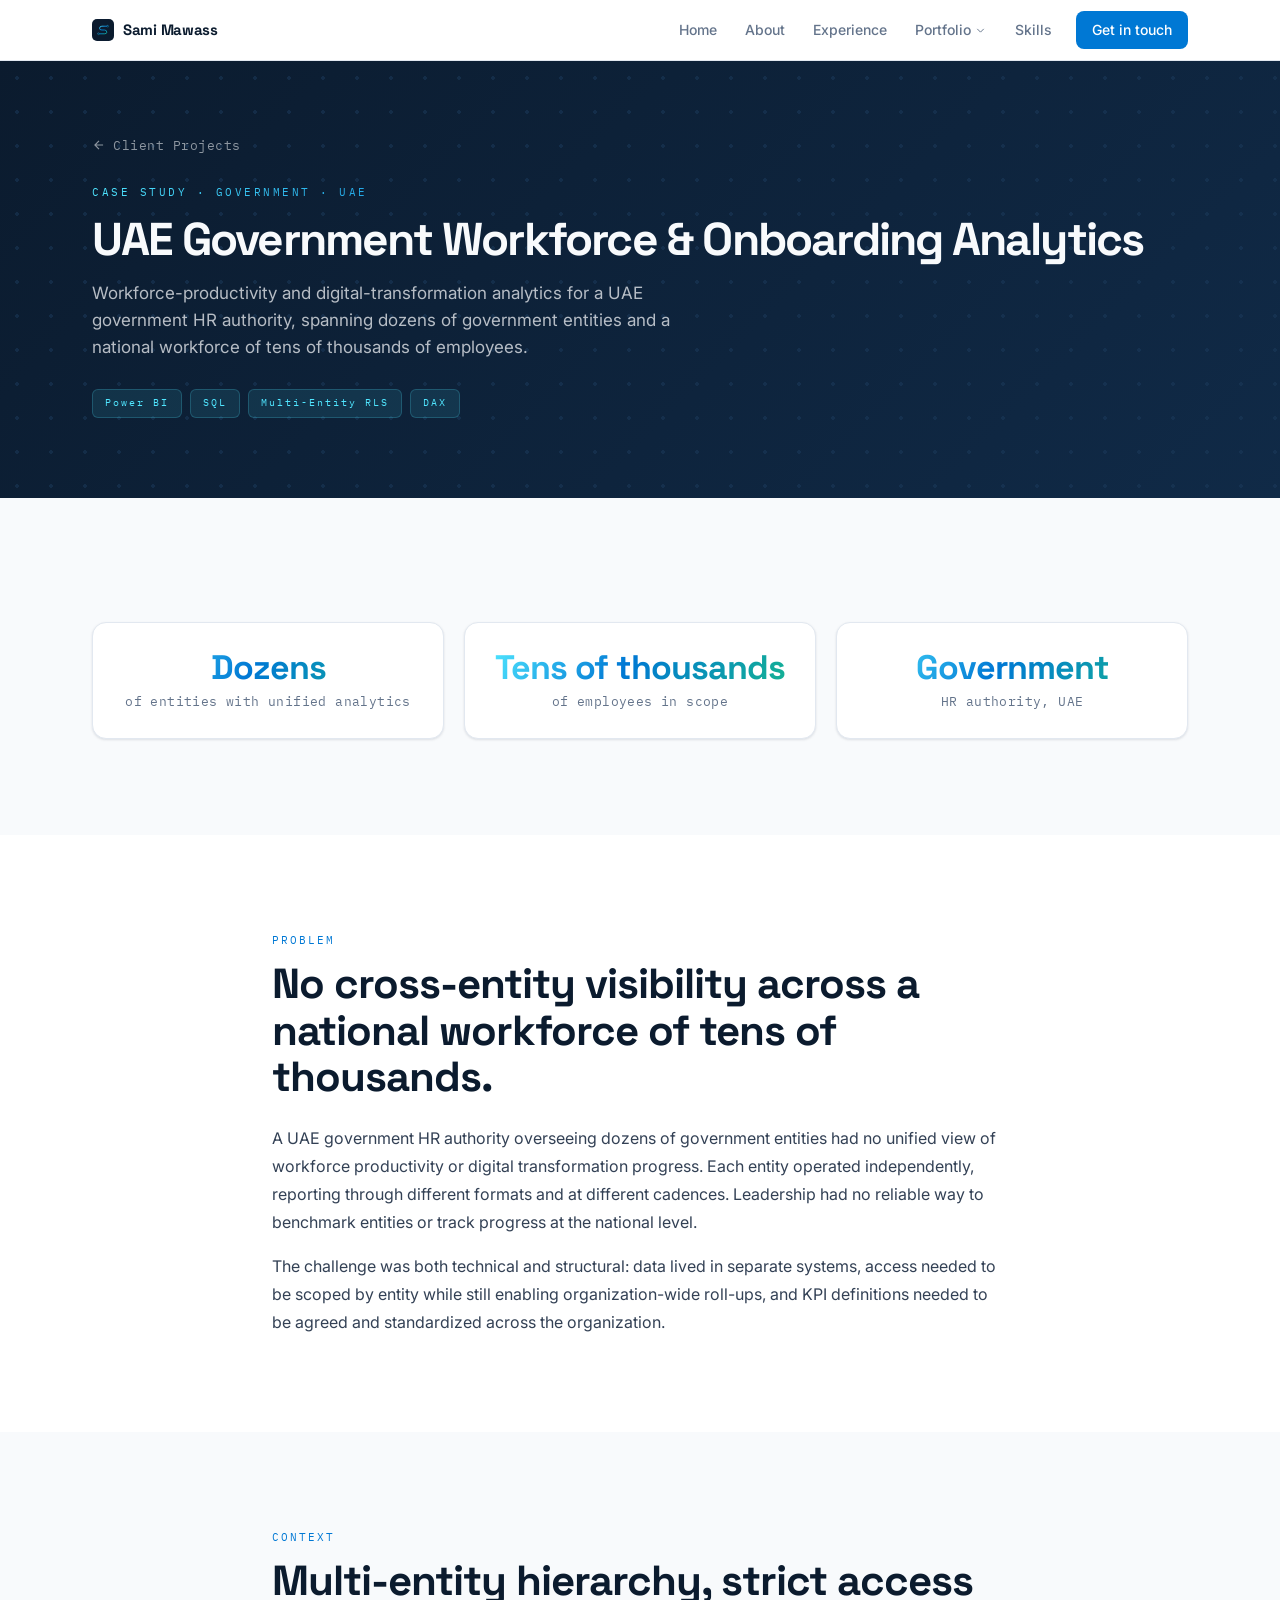
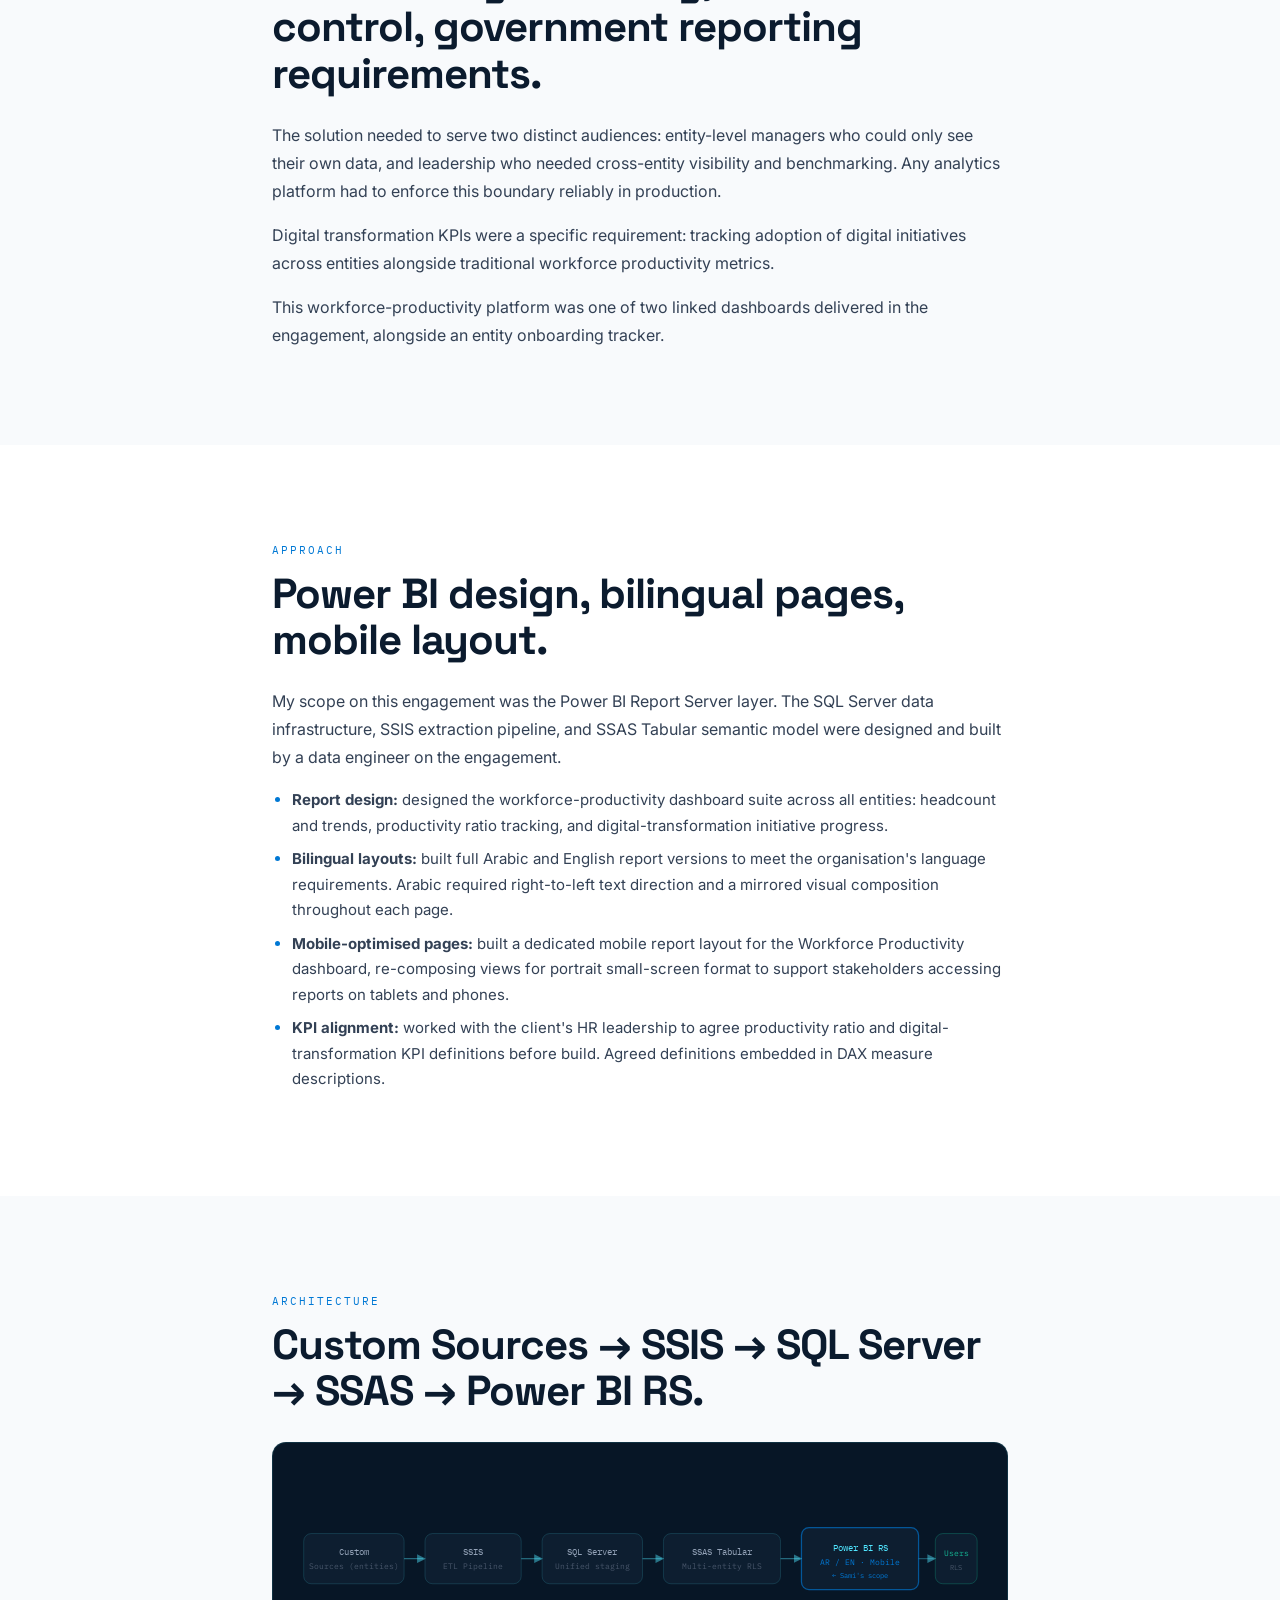
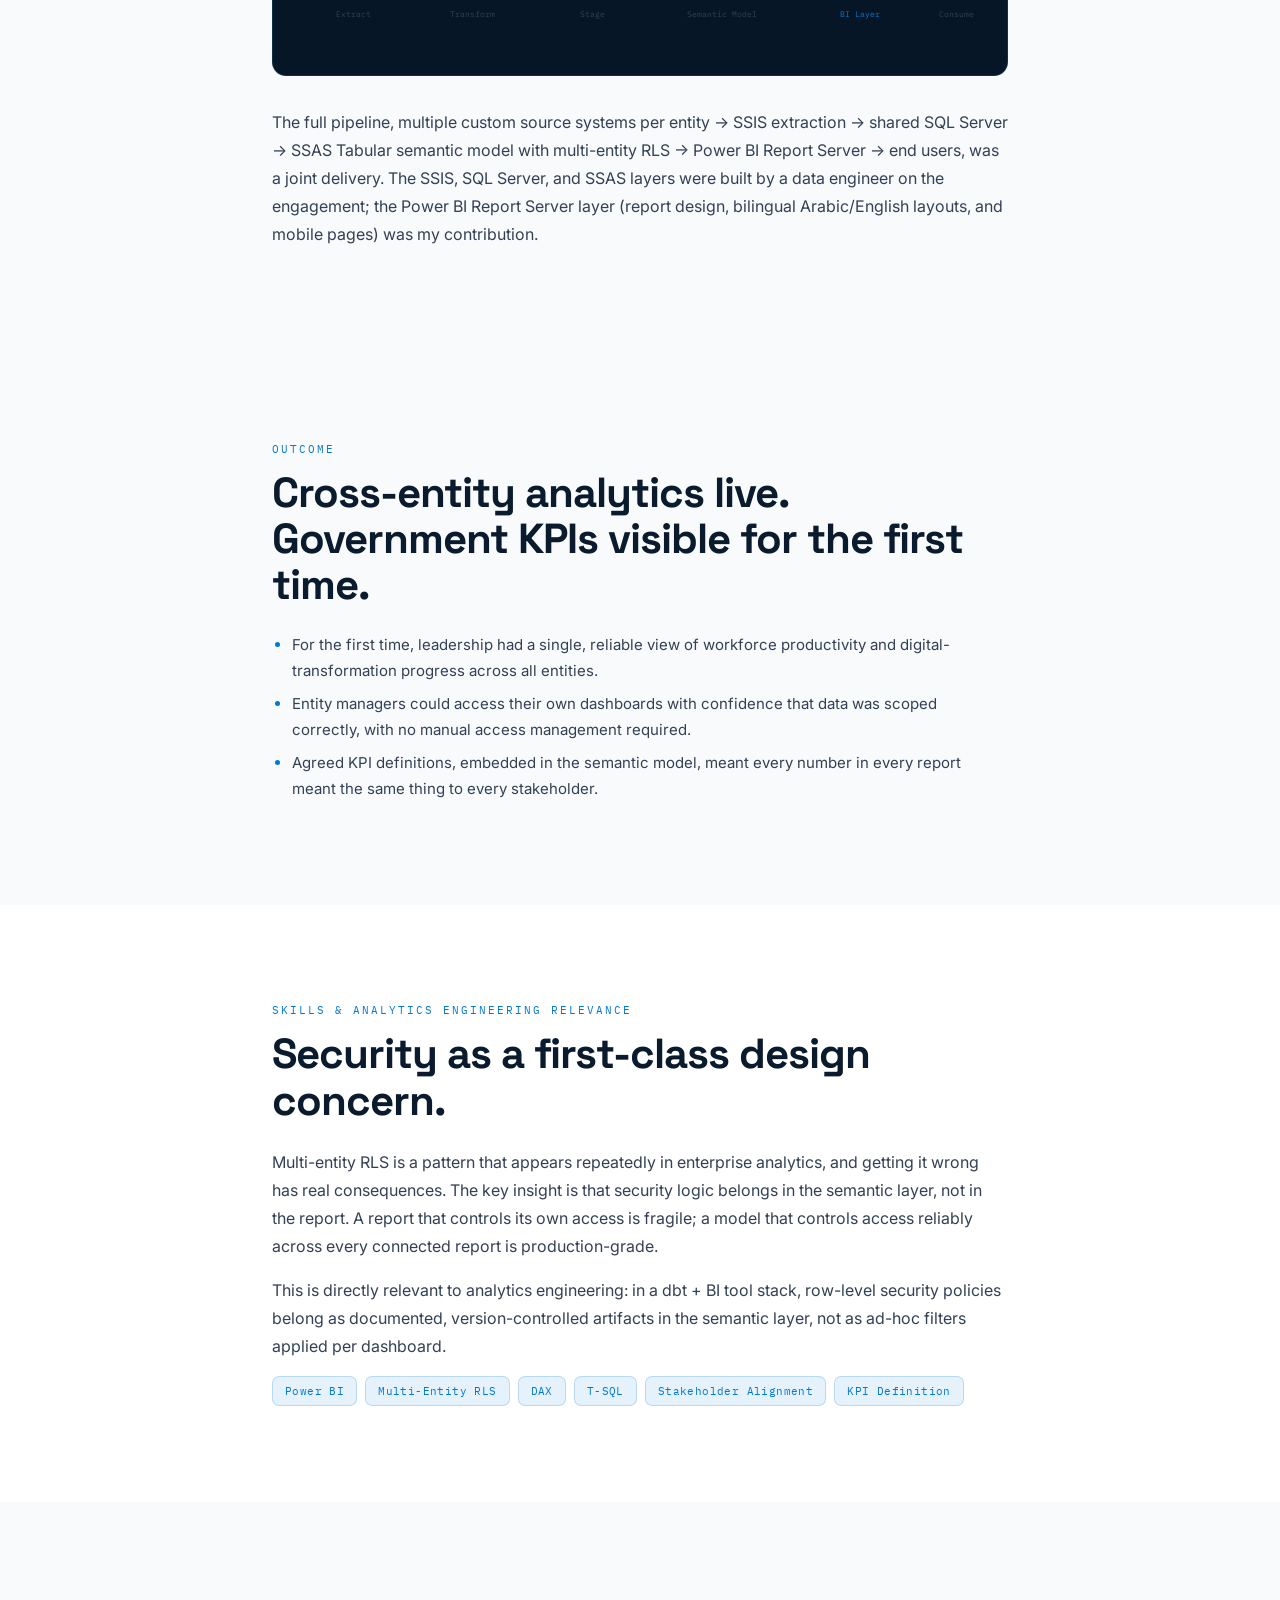
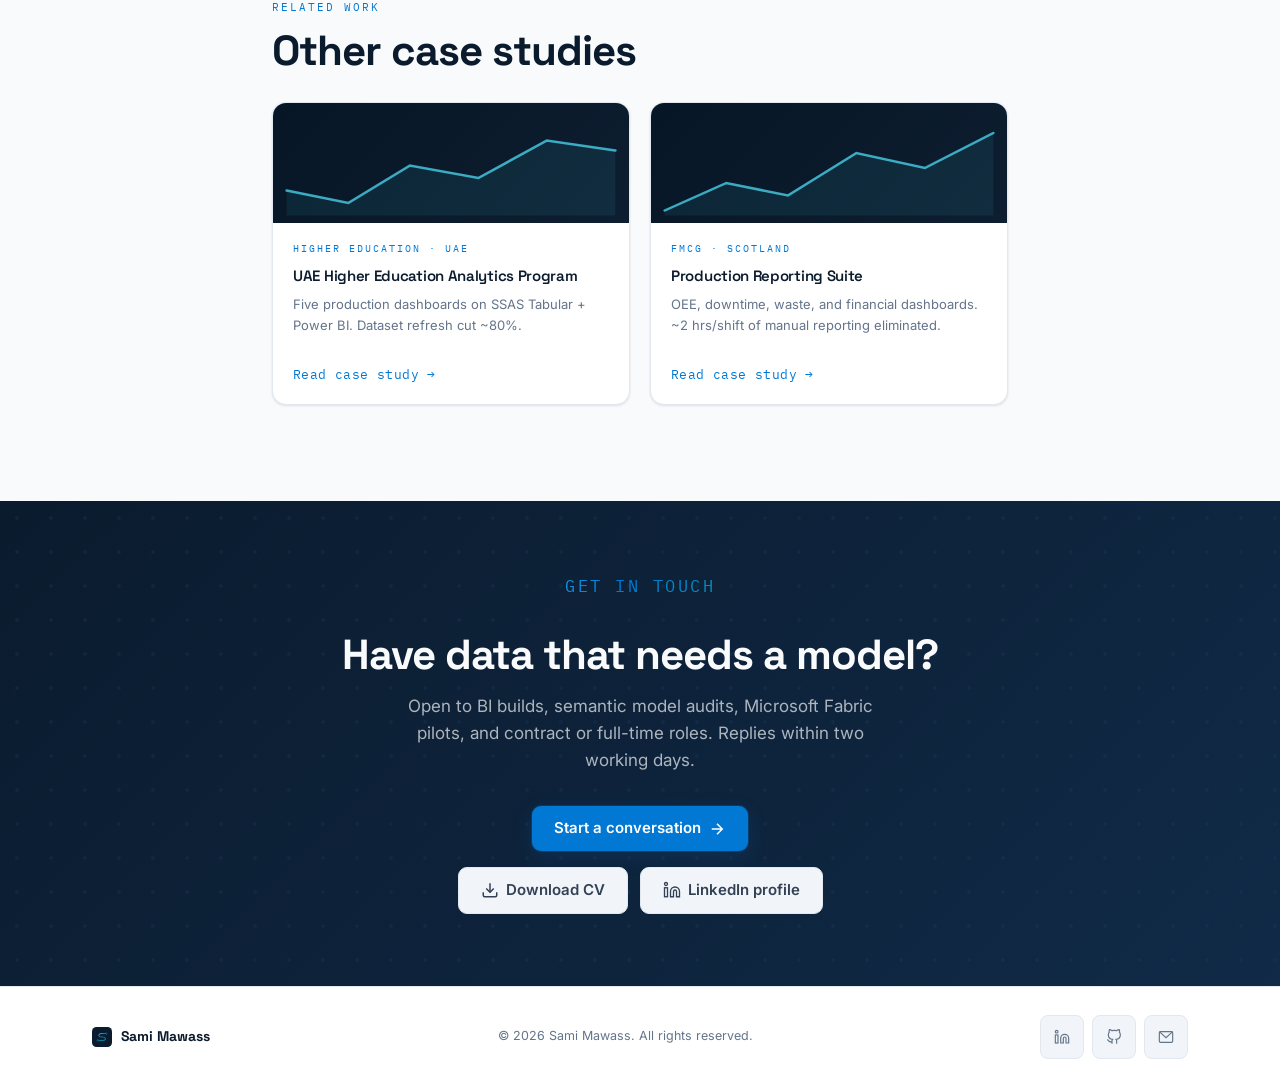
<file: case-government.html>
<!DOCTYPE html>
<html lang="en">
<head>
  <meta charset="UTF-8">
  <meta name="viewport" content="width=device-width, initial-scale=1.0">
  <title>UAE Government Workforce &amp; Onboarding Analytics: Case Study · Sami Mawass</title>

  <!-- SEO -->
  <meta name="description" content="Workforce-productivity and digital-transformation analytics across dozens of government entities and tens of thousands of employees for a UAE government HR authority.">
  <link rel="canonical" href="https://sami-mawass.github.io/sami-mawass/case-government.html">
  <link rel="icon" type="image/svg+xml" href="assets/logo-mark-light.svg">
  <meta name="theme-color" content="#0B1B2E">

  <!-- Open Graph -->
  <meta property="og:type" content="website">
  <meta property="og:title" content="UAE Government Workforce &amp; Onboarding Analytics: Case Study · Sami Mawass">
  <meta property="og:description" content="Analytics across dozens of government entities and tens of thousands of employees for a UAE government HR authority. Power BI, SQL, multi-entity RLS.">
  <meta property="og:url" content="https://sami-mawass.github.io/sami-mawass/case-government.html">
  <meta property="og:image" content="https://sami-mawass.github.io/sami-mawass/assets/og-image.png">
  <meta property="og:image:width" content="1200">
  <meta property="og:image:height" content="630">
  <meta name="twitter:card" content="summary_large_image">
  <meta name="twitter:title" content="UAE Government Workforce &amp; Onboarding Analytics: Case Study · Sami Mawass">
  <meta name="twitter:description" content="Analytics across dozens of government entities, tens of thousands of employees, UAE government. Power BI · SQL · Multi-entity RLS.">
  <meta name="twitter:image" content="https://sami-mawass.github.io/sami-mawass/assets/og-image.png">

  <!-- Fonts -->
  <link rel="preconnect" href="https://fonts.googleapis.com">
  <link rel="preconnect" href="https://fonts.gstatic.com" crossorigin>
  <link href="https://fonts.googleapis.com/css2?family=Space+Grotesk:wght@400;500;600;700&family=Inter:wght@400;500;600;700&family=IBM+Plex+Mono:wght@400;500;600&display=swap" rel="stylesheet">

  <link rel="stylesheet" href="assets/tokens.css">
  <link rel="stylesheet" href="style.css">

  <!-- Structured data -->
  <script type="application/ld+json">
  {
    "@context": "https://schema.org",
    "@graph": [
      {
        "@type": "CreativeWork",
        "headline": "UAE Government Workforce & Onboarding Analytics",
        "description": "Workforce-productivity and digital-transformation analytics across dozens of government entities and tens of thousands of employees for a UAE government HR authority.",
        "url": "https://sami-mawass.github.io/sami-mawass/case-government.html",
        "author": {
          "@type": "Person",
          "name": "Sami Mawass",
          "url": "https://sami-mawass.github.io/sami-mawass/"
        },
        "datePublished": "2026-06-11"
      },
      {
        "@type": "BreadcrumbList",
        "itemListElement": [
          {"@type": "ListItem", "position": 1, "name": "Home",           "item": "https://sami-mawass.github.io/sami-mawass/"},
          {"@type": "ListItem", "position": 2, "name": "Client Projects", "item": "https://sami-mawass.github.io/sami-mawass/client-projects.html"},
          {"@type": "ListItem", "position": 3, "name": "UAE Government Workforce & Onboarding Analytics",  "item": "https://sami-mawass.github.io/sami-mawass/case-government.html"}
        ]
      }
    ]
  }
  </script>
<noscript><style>.reveal{opacity:1;transform:none}</style></noscript>
</head>
<body>
<a class="skip-link" href="#main-content">Skip to content</a>

<!-- ===================== NAV ===================== -->
<header>
  <nav class="nav" aria-label="Main navigation">
    <div class="wrap">
      <div class="nav-inner">
        <a href="index.html" class="nav-brand">
          <img src="assets/logo-mark-dark.svg" alt="Sami Mawass" width="22" height="22">
          Sami Mawass
        </a>

        <div class="nav-links">
          <a href="index.html">Home</a>
          <a href="about.html">About</a>
          <a href="index.html#resume">Experience</a>

          <div class="nav-drop">
            <button id="port-drop-btn" class="nav-drop-btn" aria-expanded="false" aria-controls="port-dropdown">
              Portfolio
              <svg viewBox="0 0 24 24" fill="none" stroke="currentColor" stroke-width="1.75" aria-hidden="true"><polyline points="6 9 12 15 18 9"/></svg>
            </button>
            <div id="port-dropdown" class="nav-dropdown">
              <a href="client-projects.html">
                <svg class="drop-icon" viewBox="0 0 24 24" fill="none" stroke="currentColor" stroke-width="1.75" aria-hidden="true"><path d="M3 21V7a2 2 0 0 1 2-2h4a2 2 0 0 1 2 2v14M13 21V11a2 2 0 0 1 2-2h4a2 2 0 0 1 2 2v10M3 21h18"/></svg>
                Client Projects
              </a>
              <a href="personal-projects.html">
                <svg class="drop-icon" viewBox="0 0 24 24" fill="none" stroke="currentColor" stroke-width="1.75" aria-hidden="true"><path d="M9 3H5a2 2 0 0 0-2 2v4m6-6h10a2 2 0 0 1 2 2v4M9 3v18m0 0h10a2 2 0 0 0 2-2V9M9 21H5a2 2 0 0 1-2-2V9m0 0h18"/></svg>
                Personal Projects
              </a>
            </div>
          </div>

          <a href="index.html#stack">Skills</a>
          <a href="index.html#contact" class="nav-cta">Get in touch</a>
        </div>

        <button id="nav-burger" class="nav-burger" aria-label="Open menu" aria-expanded="false" aria-controls="mobile-menu">
          <svg viewBox="0 0 24 24" fill="none" stroke="currentColor" stroke-width="2" aria-hidden="true"><line x1="3" y1="6" x2="21" y2="6"/><line x1="3" y1="12" x2="21" y2="12"/><line x1="3" y1="18" x2="21" y2="18"/></svg>
        </button>
      </div>

      <div id="mobile-menu" class="mobile-menu" aria-hidden="true">
        <a href="index.html">Home</a>
        <a href="about.html">About</a>
        <a href="index.html#resume">Experience</a>
        <a href="index.html#work">Portfolio</a>
        <a href="client-projects.html" class="indent">↳ Client Projects</a>
        <a href="personal-projects.html" class="indent">↳ Personal Projects</a>
        <a href="index.html#stack">Skills</a>
        <a href="index.html#contact">Get in touch</a>
      </div>
    </div>
  </nav>
</header>

<main id="main-content">

<!-- ===================== PAGE HERO ===================== -->
<div class="page-hero-ink" style="background:var(--grad-ink);color:var(--n50);position:relative;overflow:hidden;">
  <div aria-hidden="true" style="position:absolute;inset:0;background-image:radial-gradient(circle,var(--line-dark) 2px,transparent 2px);background-size:34px 34px;opacity:.5;pointer-events:none;"></div>
  <div class="wrap" style="position:relative;padding:72px 32px 80px;">
    <a href="client-projects.html" style="display:inline-flex;align-items:center;gap:7px;font-family:var(--mono);font-size:12.5px;letter-spacing:.5px;color:var(--n50-a55);margin-bottom:28px;">
      <svg viewBox="0 0 24 24" width="14" height="14" fill="none" stroke="currentColor" stroke-width="2" aria-hidden="true"><path d="M19 12H5M12 19l-7-7 7-7"/></svg>
      Client Projects
    </a>
    <p class="eyebrow eyebrow--cyan">Case Study · Government · UAE</p>
    <h1 style="color:var(--n50);font-family:var(--head);font-weight:700;font-size:46px;letter-spacing:-1.8px;margin:0 0 16px;line-height:1.05;">UAE Government Workforce &amp; Onboarding Analytics</h1>
    <p style="font-size:17px;color:var(--n50-a72);max-width:600px;margin:0 0 28px;line-height:1.6;">
      Workforce-productivity and digital-transformation analytics for a UAE government HR authority, spanning dozens of government entities and a national workforce of tens of thousands of employees.
    </p>
    <div style="display:flex;flex-wrap:wrap;gap:8px;">
      <span style="font-family:var(--mono);font-size:10px;letter-spacing:2px;padding:5px 12px;border-radius:6px;background:var(--cyan-a10);border:1px solid var(--cyan-a20);color:var(--cyan);">Power BI</span>
      <span style="font-family:var(--mono);font-size:10px;letter-spacing:2px;padding:5px 12px;border-radius:6px;background:var(--cyan-a10);border:1px solid var(--cyan-a20);color:var(--cyan);">SQL</span>
      <span style="font-family:var(--mono);font-size:10px;letter-spacing:2px;padding:5px 12px;border-radius:6px;background:var(--cyan-a10);border:1px solid var(--cyan-a20);color:var(--cyan);">Multi-Entity RLS</span>
      <span style="font-family:var(--mono);font-size:10px;letter-spacing:2px;padding:5px 12px;border-radius:6px;background:var(--cyan-a10);border:1px solid var(--cyan-a20);color:var(--cyan);">DAX</span>
    </div>
  </div>
</div>

<!-- ===================== OUTCOME METRICS ===================== -->
<section class="sec sec--dark" aria-label="Key outcomes">
  <div class="wrap">
    <div class="outcome-grid">
      <div class="outcome-card reveal">
        <div class="outcome-val">Dozens</div>
        <div class="outcome-label">of entities with unified analytics</div>
      </div>
      <div class="outcome-card reveal">
        <div class="outcome-val">Tens of thousands</div>
        <div class="outcome-label">of employees in scope</div>
      </div>
      <div class="outcome-card reveal">
        <div class="outcome-val">Government</div>
        <div class="outcome-label">HR authority, UAE</div>
      </div>
    </div>
  </div>
</section>

<!-- ===================== PROBLEM ===================== -->
<section class="sec sec--ink" aria-labelledby="gov-problem-heading">
  <div class="wrap" style="max-width:800px;">
    <p class="case-label">Problem</p>
    <h2 id="gov-problem-heading">No cross-entity visibility across a national workforce of tens of thousands.</h2>
    <div class="case-prose" style="margin-top:24px;">
      <p>A UAE government HR authority overseeing dozens of government entities had no unified view of workforce productivity or digital transformation progress. Each entity operated independently, reporting through different formats and at different cadences. Leadership had no reliable way to benchmark entities or track progress at the national level.</p>
      <p>The challenge was both technical and structural: data lived in separate systems, access needed to be scoped by entity while still enabling organization-wide roll-ups, and KPI definitions needed to be agreed and standardized across the organization.</p>
    </div>
  </div>
</section>

<!-- ===================== CONTEXT ===================== -->
<section class="sec sec--dark" aria-labelledby="gov-context-heading">
  <div class="wrap" style="max-width:800px;">
    <p class="case-label">Context</p>
    <h2 id="gov-context-heading">Multi-entity hierarchy, strict access control, government reporting requirements.</h2>
    <div class="case-prose" style="margin-top:24px;">
      <p>The solution needed to serve two distinct audiences: entity-level managers who could only see their own data, and leadership who needed cross-entity visibility and benchmarking. Any analytics platform had to enforce this boundary reliably in production.</p>
      <p>Digital transformation KPIs were a specific requirement: tracking adoption of digital initiatives across entities alongside traditional workforce productivity metrics.</p>
      <p>This workforce-productivity platform was one of two linked dashboards delivered in the engagement, alongside an entity onboarding tracker.</p>
    </div>
  </div>
</section>

<!-- ===================== APPROACH ===================== -->
<section class="sec sec--ink" aria-labelledby="gov-approach-heading">
  <div class="wrap" style="max-width:800px;">
    <p class="case-label">Approach</p>
    <h2 id="gov-approach-heading">Power BI design, bilingual pages, mobile layout.</h2>
    <div class="case-prose" style="margin-top:24px;">
      <p>My scope on this engagement was the Power BI Report Server layer. The SQL Server data infrastructure, SSIS extraction pipeline, and SSAS Tabular semantic model were designed and built by a data engineer on the engagement.</p>
      <ul>
        <li><strong>Report design:</strong> designed the workforce-productivity dashboard suite across all entities: headcount and trends, productivity ratio tracking, and digital-transformation initiative progress.</li>
        <li><strong>Bilingual layouts:</strong> built full Arabic and English report versions to meet the organisation's language requirements. Arabic required right-to-left text direction and a mirrored visual composition throughout each page.</li>
        <li><strong>Mobile-optimised pages:</strong> built a dedicated mobile report layout for the Workforce Productivity dashboard, re-composing views for portrait small-screen format to support stakeholders accessing reports on tablets and phones.</li>
        <li><strong>KPI alignment:</strong> worked with the client's HR leadership to agree productivity ratio and digital-transformation KPI definitions before build. Agreed definitions embedded in DAX measure descriptions.</li>
      </ul>
    </div>
  </div>
</section>

<!-- ===================== ARCHITECTURE ===================== -->
<section class="sec sec--dark" aria-labelledby="gov-arch-heading">
  <div class="wrap" style="max-width:800px;">
    <p class="case-label">Architecture</p>
    <h2 id="gov-arch-heading">Custom Sources → SSIS → SQL Server → SSAS → Power BI RS.</h2>

    <div class="arch-diagram" style="margin-top:28px;">
      <svg viewBox="0 0 820 200" xmlns="http://www.w3.org/2000/svg" role="img"
           aria-label="Architecture diagram showing six nodes: multiple custom source systems per entity, SSIS extraction pipeline, shared SQL Server, SSAS Tabular semantic model with multi-entity RLS, Power BI Report Server highlighted as Sami's scope, and bilingual mobile user outputs"
           style="width:100%;min-width:600px;height:auto;display:block;">
        <defs>
          <linearGradient id="g2" x1="0" y1="0" x2="1" y2="1">
            <stop offset="0%" stop-color="#50E6FF"/><stop offset="50%" stop-color="#0078D4"/><stop offset="100%" stop-color="#15B392"/>
          </linearGradient>
          <marker id="arr2" markerWidth="7" markerHeight="7" refX="5" refY="3.5" orient="auto">
            <path d="M0,0 L0,7 L7,3.5 z" fill="rgba(80,230,255,.45)"/>
          </marker>
        </defs>

        <!-- Box 1: Custom Sources -->
        <rect x="8" y="70" width="120" height="60" rx="9" fill="#0D1E30" stroke="rgba(80,230,255,.18)" stroke-width="1"/>
        <text x="68" y="96" text-anchor="middle" font-family="IBM Plex Mono,monospace" font-size="11" fill="#94A3B8">Custom</text>
        <text x="68" y="112" text-anchor="middle" font-family="IBM Plex Mono,monospace" font-size="9.5" fill="#475569">Sources (entities)</text>

        <!-- Box 2: SSIS -->
        <rect x="153" y="70" width="115" height="60" rx="9" fill="#0D1E30" stroke="rgba(80,230,255,.18)" stroke-width="1"/>
        <text x="210" y="96" text-anchor="middle" font-family="IBM Plex Mono,monospace" font-size="11" fill="#94A3B8">SSIS</text>
        <text x="210" y="112" text-anchor="middle" font-family="IBM Plex Mono,monospace" font-size="9.5" fill="#475569">ETL Pipeline</text>

        <!-- Box 3: SQL Server -->
        <rect x="293" y="70" width="120" height="60" rx="9" fill="#0D1E30" stroke="rgba(80,230,255,.18)" stroke-width="1"/>
        <text x="353" y="96" text-anchor="middle" font-family="IBM Plex Mono,monospace" font-size="11" fill="#94A3B8">SQL Server</text>
        <text x="353" y="112" text-anchor="middle" font-family="IBM Plex Mono,monospace" font-size="9.5" fill="#475569">Unified staging</text>

        <!-- Box 4: SSAS Tabular -->
        <rect x="438" y="70" width="140" height="60" rx="9" fill="#0D1E30" stroke="rgba(80,230,255,.18)" stroke-width="1"/>
        <text x="508" y="96" text-anchor="middle" font-family="IBM Plex Mono,monospace" font-size="11" fill="#94A3B8">SSAS Tabular</text>
        <text x="508" y="112" text-anchor="middle" font-family="IBM Plex Mono,monospace" font-size="9.5" fill="#475569">Multi-entity RLS</text>

        <!-- Box 5: Power BI RS (Sami's scope) -->
        <rect x="603" y="63" width="140" height="74" rx="9" fill="#0D1E30" stroke="rgba(0,120,212,.65)" stroke-width="1.5"/>
        <text x="673" y="91" text-anchor="middle" font-family="IBM Plex Mono,monospace" font-size="11" fill="#50E6FF">Power BI RS</text>
        <text x="673" y="107" text-anchor="middle" font-family="IBM Plex Mono,monospace" font-size="9.5" fill="#0078D4">AR / EN · Mobile</text>
        <text x="673" y="123" text-anchor="middle" font-family="IBM Plex Mono,monospace" font-size="8.5" fill="#0078D4">← Sami's scope</text>

        <!-- Box 6: Users -->
        <rect x="763" y="70" width="50" height="60" rx="9" fill="#0D1E30" stroke="rgba(21,179,146,.35)" stroke-width="1"/>
        <text x="788" y="97" text-anchor="middle" font-family="IBM Plex Mono,monospace" font-size="10" fill="#15B392">Users</text>
        <text x="788" y="113" text-anchor="middle" font-family="IBM Plex Mono,monospace" font-size="8.5" fill="#475569">RLS</text>

        <!-- Arrows -->
        <line x1="128" y1="100" x2="151" y2="100" stroke="rgba(80,230,255,.4)" stroke-width="1.5" marker-end="url(#arr2)"/>
        <line x1="268" y1="100" x2="291" y2="100" stroke="rgba(80,230,255,.4)" stroke-width="1.5" marker-end="url(#arr2)"/>
        <line x1="413" y1="100" x2="436" y2="100" stroke="rgba(80,230,255,.4)" stroke-width="1.5" marker-end="url(#arr2)"/>
        <line x1="578" y1="100" x2="601" y2="100" stroke="rgba(80,230,255,.4)" stroke-width="1.5" marker-end="url(#arr2)"/>
        <line x1="743" y1="100" x2="761" y2="100" stroke="rgba(80,230,255,.3)" stroke-width="1.5" marker-end="url(#arr2)"/>

        <!-- Step labels -->
        <text x="68"  y="170" text-anchor="middle" font-family="IBM Plex Mono,monospace" font-size="9" fill="#334155">Extract</text>
        <text x="210" y="170" text-anchor="middle" font-family="IBM Plex Mono,monospace" font-size="9" fill="#334155">Transform</text>
        <text x="353" y="170" text-anchor="middle" font-family="IBM Plex Mono,monospace" font-size="9" fill="#334155">Stage</text>
        <text x="508" y="170" text-anchor="middle" font-family="IBM Plex Mono,monospace" font-size="9" fill="#334155">Semantic Model</text>
        <text x="673" y="170" text-anchor="middle" font-family="IBM Plex Mono,monospace" font-size="9" fill="#0078D4">BI Layer</text>
        <text x="788" y="170" text-anchor="middle" font-family="IBM Plex Mono,monospace" font-size="9" fill="#334155">Consume</text>
      </svg>
    </div>

    <div class="case-prose" style="margin-top:28px;">
      <p>The full pipeline, multiple custom source systems per entity → SSIS extraction → shared SQL Server → SSAS Tabular semantic model with multi-entity RLS → Power BI Report Server → end users, was a joint delivery. The SSIS, SQL Server, and SSAS layers were built by a data engineer on the engagement; the Power BI Report Server layer (report design, bilingual Arabic/English layouts, and mobile pages) was my contribution.</p>
    </div>
  </div>
</section>

<!-- ===================== OUTCOME ===================== -->
<section class="sec sec--dark" aria-labelledby="gov-outcome-heading">
  <div class="wrap" style="max-width:800px;">
    <p class="case-label">Outcome</p>
    <h2 id="gov-outcome-heading">Cross-entity analytics live. Government KPIs visible for the first time.</h2>
    <div class="case-prose" style="margin-top:24px;">
      <ul>
        <li>For the first time, leadership had a single, reliable view of workforce productivity and digital-transformation progress across all entities.</li>
        <li>Entity managers could access their own dashboards with confidence that data was scoped correctly, with no manual access management required.</li>
        <li>Agreed KPI definitions, embedded in the semantic model, meant every number in every report meant the same thing to every stakeholder.</li>
      </ul>
    </div>
  </div>
</section>

<!-- ===================== SKILLS & AE RELEVANCE ===================== -->
<section class="sec sec--ink" aria-labelledby="gov-skills-heading">
  <div class="wrap" style="max-width:800px;">
    <p class="case-label">Skills &amp; Analytics Engineering Relevance</p>
    <h2 id="gov-skills-heading">Security as a first-class design concern.</h2>
    <div class="case-prose" style="margin-top:24px;">
      <p>Multi-entity RLS is a pattern that appears repeatedly in enterprise analytics, and getting it wrong has real consequences. The key insight is that security logic belongs in the semantic layer, not in the report. A report that controls its own access is fragile; a model that controls access reliably across every connected report is production-grade.</p>
      <p>This is directly relevant to analytics engineering: in a dbt + BI tool stack, row-level security policies belong as documented, version-controlled artifacts in the semantic layer, not as ad-hoc filters applied per dashboard.</p>
    </div>
    <div class="case-skills">
      <span class="case-skill-chip">Power BI</span>
      <span class="case-skill-chip">Multi-Entity RLS</span>
      <span class="case-skill-chip">DAX</span>
      <span class="case-skill-chip">T-SQL</span>
      <span class="case-skill-chip">Stakeholder Alignment</span>
      <span class="case-skill-chip">KPI Definition</span>
    </div>
  </div>
</section>

<!-- ===================== RELATED WORK ===================== -->
<section class="sec sec--dark" aria-labelledby="related-heading">
  <div class="wrap" style="max-width:800px;">
    <p class="case-label">Related work</p>
    <h2 id="related-heading" style="margin-bottom:28px;">Other case studies</h2>
    <div class="proj-grid" style="grid-template-columns:repeat(2,1fr);">
      <article class="proj-card reveal">
        <div class="proj-vis" aria-hidden="true">
          <svg viewBox="0 0 260 96" preserveAspectRatio="none" style="width:100%;height:100%">
            <polyline points="10,70 55,80 100,50 150,60 200,30 250,38" fill="none" stroke="#50E6FF" stroke-width="2" stroke-linecap="round" opacity=".7"/>
            <polygon points="10,90 10,70 55,80 100,50 150,60 200,30 250,38 250,90" fill="rgba(80,230,255,.07)"/>
          </svg>
        </div>
        <div class="proj-body">
          <div class="proj-tag">Higher Education · UAE</div>
          <h3 class="proj-title">UAE Higher Education Analytics Program</h3>
          <p class="proj-desc">Five production dashboards on SSAS Tabular + Power BI. Dataset refresh cut ~80%.</p>
          <a href="case-education.html" class="proj-case-link">Read case study →</a>
        </div>
      </article>
      <article class="proj-card reveal">
        <div class="proj-vis" aria-hidden="true">
          <svg viewBox="0 0 260 96" preserveAspectRatio="none" style="width:100%;height:100%">
            <polyline points="10,86 55,64 100,74 150,40 200,52 250,24" fill="none" stroke="#50E6FF" stroke-width="2" stroke-linecap="round" opacity=".7"/>
            <polygon points="10,90 10,86 55,64 100,74 150,40 200,52 250,24 250,90" fill="rgba(80,230,255,.07)"/>
          </svg>
        </div>
        <div class="proj-body">
          <div class="proj-tag">FMCG · Scotland</div>
          <h3 class="proj-title">Production Reporting Suite</h3>
          <p class="proj-desc">OEE, downtime, waste, and financial dashboards. ~2 hrs/shift of manual reporting eliminated.</p>
          <a href="case-fmcg-suite.html" class="proj-case-link">Read case study →</a>
        </div>
      </article>
    </div>
  </div>
</section>

<!-- ===================== CTA BAND ===================== -->
<section class="cta-band" aria-labelledby="cta-heading">
  <div class="wrap cta-band-inner" style="text-align:center;">
    <p class="eyebrow eyebrow--cyan">Get in touch</p>
    <h2 id="cta-heading">Have data that needs a model?</h2>
    <p>Open to BI builds, semantic model audits, Microsoft Fabric pilots, and contract or full-time roles. Replies within two working days.</p>
    <a href="index.html#contact" class="btn btn-primary">
      Start a conversation
      <svg viewBox="0 0 24 24" fill="none" stroke="currentColor" stroke-width="2" aria-hidden="true"><path d="M5 12h14M12 5l7 7-7 7"/></svg>
    </a>
    <div style="display:flex;flex-wrap:wrap;justify-content:center;gap:12px;margin-top:16px;">
      <a href="assets/Sami-Mawass-CV.pdf" download class="btn btn-ghost" data-goatcounter-click="cv-download">
        <svg viewBox="0 0 24 24" fill="none" stroke="currentColor" stroke-width="2" aria-hidden="true"><path d="M21 15v4a2 2 0 0 1-2 2H5a2 2 0 0 1-2-2v-4"/><polyline points="7 10 12 15 17 10"/><line x1="12" y1="15" x2="12" y2="3"/></svg>
        Download CV
      </a>
      <a href="https://www.linkedin.com/in/sami-mawass" target="_blank" rel="noopener" class="btn btn-ghost" data-goatcounter-click="linkedin-click">
        <svg viewBox="0 0 24 24" fill="none" stroke="currentColor" stroke-width="1.75" aria-hidden="true"><path d="M16 8a6 6 0 0 1 6 6v7h-4v-7a2 2 0 0 0-2-2 2 2 0 0 0-2 2v7h-4v-7a6 6 0 0 1 6-6z"/><rect x="2" y="9" width="4" height="12"/><circle cx="4" cy="4" r="2"/></svg>
        LinkedIn profile
      </a>
    </div>
  </div>
</section>

</main>

<!-- ===================== FOOTER ===================== -->
<footer class="footer">
  <div class="wrap">
    <div class="foot-inner">
      <a href="index.html#top" class="foot-brand">
        <img src="assets/logo-mark-dark.svg" alt="" width="20" height="20" aria-hidden="true">
        Sami Mawass
      </a>
      <p class="foot-copy">© 2026 Sami Mawass. All rights reserved.</p>
      <div class="foot-links">
        <a href="https://www.linkedin.com/in/sami-mawass" target="_blank" rel="noopener" aria-label="LinkedIn" data-goatcounter-click="linkedin-click">
          <svg viewBox="0 0 24 24" fill="none" stroke="currentColor" stroke-width="1.75" aria-hidden="true"><path d="M16 8a6 6 0 0 1 6 6v7h-4v-7a2 2 0 0 0-2-2 2 2 0 0 0-2 2v7h-4v-7a6 6 0 0 1 6-6z"/><rect x="2" y="9" width="4" height="12"/><circle cx="4" cy="4" r="2"/></svg>
        </a>
        <a href="https://github.com/sami-mawass" target="_blank" rel="noopener" aria-label="GitHub">
          <svg viewBox="0 0 24 24" fill="none" stroke="currentColor" stroke-width="1.75" aria-hidden="true"><path d="M9 19c-5 1.5-5-2.5-7-3m14 6v-3.87a3.37 3.37 0 0 0-.94-2.61c3.14-.35 6.44-1.54 6.44-7A5.44 5.44 0 0 0 20 4.77 5.07 5.07 0 0 0 19.91 1S18.73.65 16 2.48a13.38 13.38 0 0 0-7 0C6.27.65 5.09 1 5.09 1A5.07 5.07 0 0 0 5 4.77a5.44 5.44 0 0 0-1.5 3.78c0 5.42 3.3 6.61 6.44 7A3.37 3.37 0 0 0 9 18.13V22"/></svg>
        </a>
        <a href="mailto:sami.mawass@outlook.com" aria-label="Email" data-goatcounter-click="email-click">
          <svg viewBox="0 0 24 24" fill="none" stroke="currentColor" stroke-width="1.75" aria-hidden="true"><rect x="2" y="4" width="20" height="16" rx="2"/><polyline points="2,4 12,13 22,4"/></svg>
        </a>
      </div>
    </div>
  </div>
</footer>

<script data-goatcounter="https://sami-mawass.goatcounter.com/count"
        async src="//gc.zgo.at/count.js"></script>
<script src="main.js"></script>
</body>
</html>
</file>
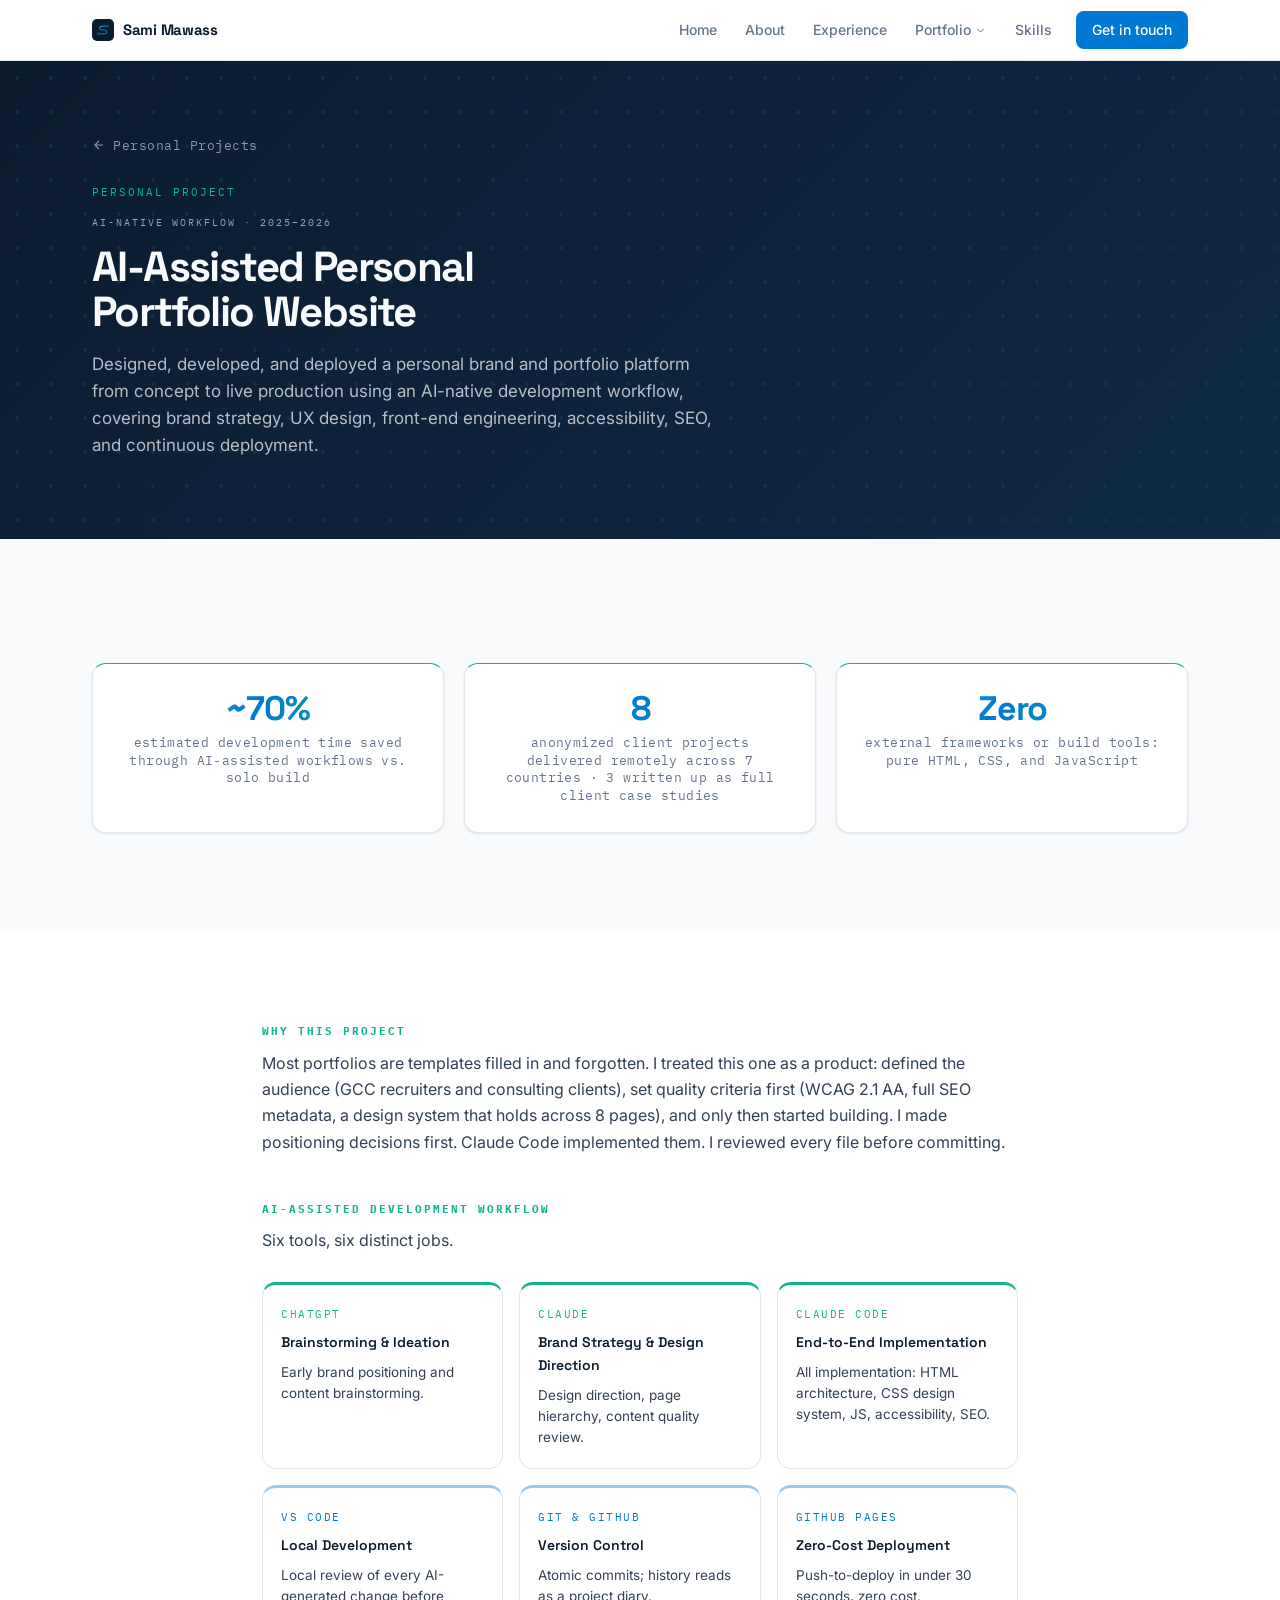
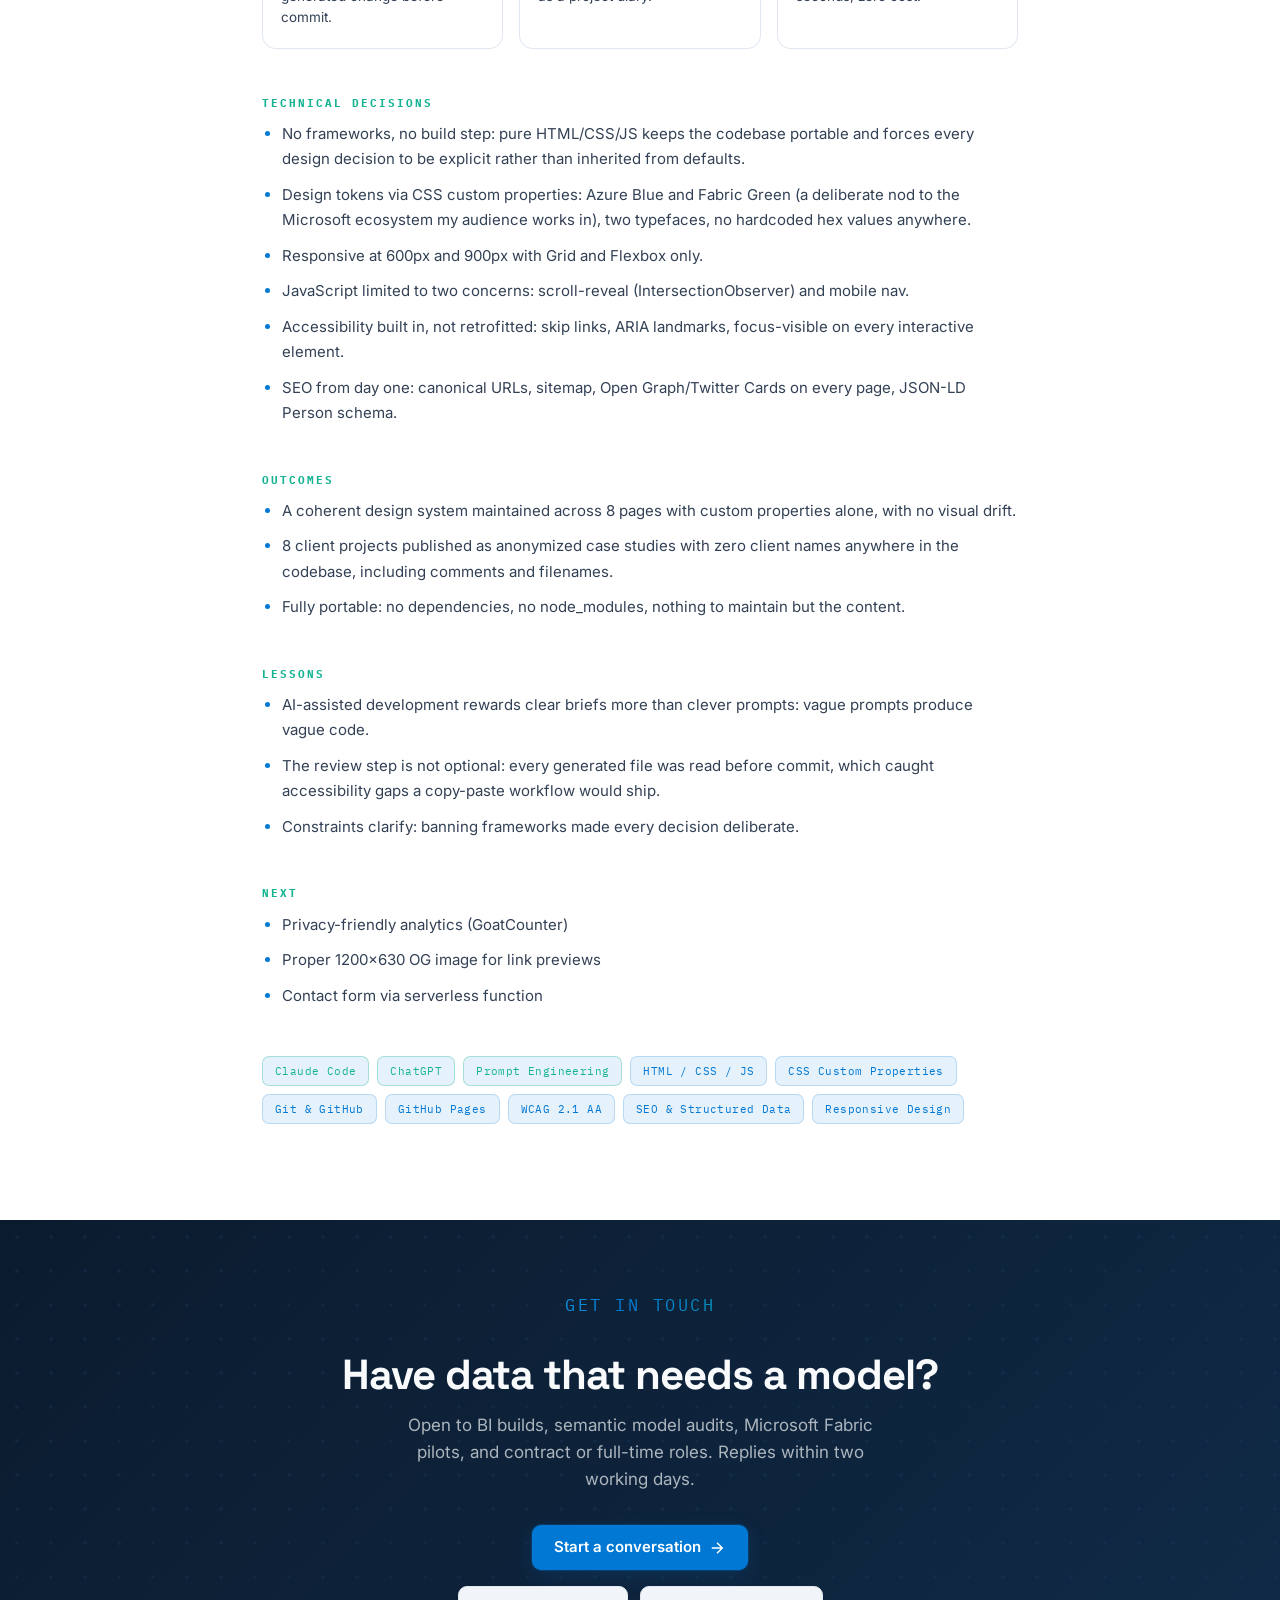
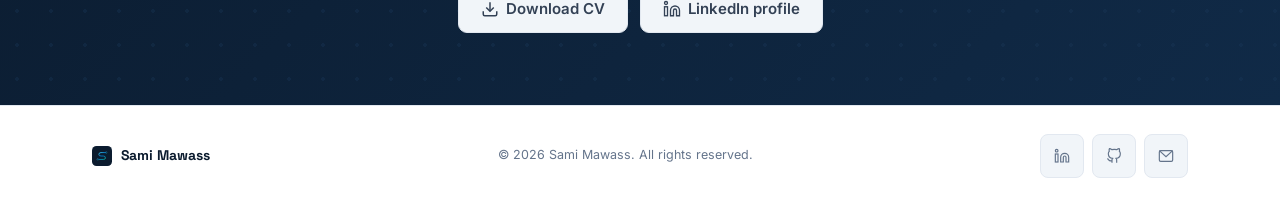
<file: case-portfolio-site.html>
<!DOCTYPE html>
<html lang="en">
<head>
  <meta charset="UTF-8">
  <meta name="viewport" content="width=device-width, initial-scale=1.0">
  <title>AI-Assisted Personal Portfolio Website: Case Study · Sami Mawass</title>
  <meta name="description" content="Personal portfolio built end-to-end using an AI-native workflow: Claude Code, ChatGPT, GitHub Pages. Zero frameworks, WCAG 2.1 AA, live on GitHub Pages.">
  <link rel="canonical" href="https://sami-mawass.github.io/sami-mawass/case-portfolio-site.html">
  <link rel="icon" type="image/svg+xml" href="assets/logo-mark-light.svg">
  <meta name="theme-color" content="#0B1B2E">
  <meta property="og:type" content="website">
  <meta property="og:title" content="AI-Assisted Personal Portfolio Website: Case Study · Sami Mawass">
  <meta property="og:description" content="End-to-end portfolio build using an AI-native development workflow: brand strategy, UX design, front-end implementation, and GitHub Pages deployment.">
  <meta property="og:url" content="https://sami-mawass.github.io/sami-mawass/case-portfolio-site.html">
  <meta property="og:image" content="https://sami-mawass.github.io/sami-mawass/assets/og-image.png">
  <meta property="og:image:width" content="1200">
  <meta property="og:image:height" content="630">
  <meta name="twitter:card" content="summary_large_image">
  <meta name="twitter:title" content="AI-Assisted Personal Portfolio Website: Case Study · Sami Mawass">
  <meta name="twitter:image" content="https://sami-mawass.github.io/sami-mawass/assets/og-image.png">
  <link rel="preconnect" href="https://fonts.googleapis.com">
  <link rel="preconnect" href="https://fonts.gstatic.com" crossorigin>
  <link href="https://fonts.googleapis.com/css2?family=Space+Grotesk:wght@400;500;600;700&family=Inter:wght@400;500;600;700&family=IBM+Plex+Mono:wght@400;500;600&display=swap" rel="stylesheet">
  <link rel="stylesheet" href="assets/tokens.css">
  <link rel="stylesheet" href="style.css">

  <!-- Structured data -->
  <script type="application/ld+json">
  {
    "@context": "https://schema.org",
    "@graph": [
      {
        "@type": "CreativeWork",
        "headline": "AI-Assisted Personal Portfolio Website",
        "description": "Personal portfolio built end-to-end using an AI-native workflow: Claude Code, ChatGPT, GitHub Pages. Zero frameworks, WCAG 2.1 AA, live on GitHub Pages.",
        "url": "https://sami-mawass.github.io/sami-mawass/case-portfolio-site.html",
        "author": {
          "@type": "Person",
          "name": "Sami Mawass",
          "url": "https://sami-mawass.github.io/sami-mawass/"
        },
        "datePublished": "2026-06-11"
      },
      {
        "@type": "BreadcrumbList",
        "itemListElement": [
          {"@type": "ListItem", "position": 1, "name": "Home",           "item": "https://sami-mawass.github.io/sami-mawass/"},
          {"@type": "ListItem", "position": 2, "name": "Personal Projects", "item": "https://sami-mawass.github.io/sami-mawass/personal-projects.html"},
          {"@type": "ListItem", "position": 3, "name": "AI-Assisted Personal Portfolio Website",  "item": "https://sami-mawass.github.io/sami-mawass/case-portfolio-site.html"}
        ]
      }
    ]
  }
  </script>
<noscript><style>.reveal{opacity:1;transform:none}</style></noscript>
</head>
<body>
<a class="skip-link" href="#main-content">Skip to content</a>
<header>
  <nav class="nav" aria-label="Main navigation">
    <div class="wrap">
      <div class="nav-inner">
        <a href="index.html" class="nav-brand">
          <img src="assets/logo-mark-dark.svg" alt="Sami Mawass" width="22" height="22">
          Sami Mawass
        </a>
        <div class="nav-links">
          <a href="index.html">Home</a>
          <a href="about.html">About</a>
          <a href="index.html#resume">Experience</a>
          <div class="nav-drop">
            <button id="port-drop-btn" class="nav-drop-btn" aria-expanded="false" aria-controls="port-dropdown">
              Portfolio
              <svg viewBox="0 0 24 24" fill="none" stroke="currentColor" stroke-width="1.75" aria-hidden="true"><polyline points="6 9 12 15 18 9"/></svg>
            </button>
            <div id="port-dropdown" class="nav-dropdown">
              <a href="client-projects.html">
                <svg class="drop-icon" viewBox="0 0 24 24" fill="none" stroke="currentColor" stroke-width="1.75" aria-hidden="true"><path d="M3 21V7a2 2 0 0 1 2-2h4a2 2 0 0 1 2 2v14M13 21V11a2 2 0 0 1 2-2h4a2 2 0 0 1 2 2v10M3 21h18"/></svg>
                Client Projects
              </a>
              <a href="personal-projects.html">
                <svg class="drop-icon" viewBox="0 0 24 24" fill="none" stroke="currentColor" stroke-width="1.75" aria-hidden="true"><path d="M9 3H5a2 2 0 0 0-2 2v4m6-6h10a2 2 0 0 1 2 2v4M9 3v18m0 0h10a2 2 0 0 0 2-2V9M9 21H5a2 2 0 0 1-2-2V9m0 0h18"/></svg>
                Personal Projects
              </a>
            </div>
          </div>
          <a href="index.html#stack">Skills</a>
          <a href="index.html#contact" class="nav-cta">Get in touch</a>
        </div>
        <button id="nav-burger" class="nav-burger" aria-label="Open menu" aria-expanded="false" aria-controls="mobile-menu">
          <svg viewBox="0 0 24 24" fill="none" stroke="currentColor" stroke-width="2" aria-hidden="true"><line x1="3" y1="6" x2="21" y2="6"/><line x1="3" y1="12" x2="21" y2="12"/><line x1="3" y1="18" x2="21" y2="18"/></svg>
        </button>
      </div>
      <div id="mobile-menu" class="mobile-menu" aria-hidden="true">
        <a href="index.html">Home</a>
        <a href="about.html">About</a>
        <a href="index.html#resume">Experience</a>
        <a href="index.html#work">Portfolio</a>
        <a href="client-projects.html" class="indent">↳ Client Projects</a>
        <a href="personal-projects.html" class="indent">↳ Personal Projects</a>
        <a href="index.html#stack">Skills</a>
        <a href="index.html#contact">Get in touch</a>
      </div>
    </div>
  </nav>
</header>

<main id="main-content">

<!-- HERO -->
<div class="page-hero-ink" style="background:var(--grad-ink);color:var(--n50);position:relative;overflow:hidden;">
  <div aria-hidden="true" style="position:absolute;inset:0;background-image:radial-gradient(circle,var(--line-dark) 2px,transparent 2px);background-size:34px 34px;opacity:.5;pointer-events:none;"></div>
  <div class="wrap" style="position:relative;padding:72px 32px 80px;">
    <a href="personal-projects.html" style="display:inline-flex;align-items:center;gap:7px;font-family:var(--mono);font-size:12.5px;letter-spacing:.5px;color:var(--n50-a55);margin-bottom:28px;">
      <svg viewBox="0 0 24 24" width="14" height="14" fill="none" stroke="currentColor" stroke-width="2" aria-hidden="true"><path d="M19 12H5M12 19l-7-7 7-7"/></svg>
      Personal Projects
    </a>
    <p class="eyebrow" style="color:var(--fabric);font-family:var(--mono);font-size:11px;letter-spacing:2px;text-transform:uppercase;margin:0 0 14px;">Personal Project</p>
    <div class="proj-tag" style="color:var(--n50-a60);margin-bottom:12px;">AI-Native Workflow · 2025–2026</div>
    <h1 style="color:var(--n50);font-family:var(--head);font-weight:700;font-size:42px;letter-spacing:-1.6px;margin:0 0 16px;line-height:1.08;">AI-Assisted Personal<br>Portfolio Website</h1>
    <p style="font-size:17px;color:var(--n50-a72);max-width:620px;margin:0;line-height:1.6;">Designed, developed, and deployed a personal brand and portfolio platform from concept to live production using an AI-native development workflow, covering brand strategy, UX design, front-end engineering, accessibility, SEO, and continuous deployment.</p>
  </div>
</div>

<!-- OUTCOME METRICS -->
<section class="sec sec--dark" aria-label="Outcomes">
  <div class="wrap">
    <div class="outcome-grid">
      <div class="outcome-card reveal" style="border-top-color:var(--fabric);">
        <div class="outcome-val" style="color:var(--fabric);">~70%</div>
        <div class="outcome-label">estimated development time saved through AI-assisted workflows vs. solo build</div>
      </div>
      <div class="outcome-card reveal" style="border-top-color:var(--fabric);">
        <div class="outcome-val" style="color:var(--fabric);">8</div>
        <div class="outcome-label">anonymized client projects delivered remotely across 7 countries · 3 written up as full client case studies</div>
      </div>
      <div class="outcome-card reveal" style="border-top-color:var(--fabric);">
        <div class="outcome-val" style="color:var(--fabric);">Zero</div>
        <div class="outcome-label">external frameworks or build tools: pure HTML, CSS, and JavaScript</div>
      </div>
    </div>
  </div>
</section>

<!-- CASE BODY -->
<section class="sec sec--ink" aria-label="Case study detail">
  <div class="wrap" style="max-width:820px;">

    <!-- Why this project -->
    <div style="margin-bottom:48px;">
      <h2 class="case-label" style="color:var(--fabric);">Why this project</h2>
      <p class="case-prose">Most portfolios are templates filled in and forgotten. I treated this one as a product: defined the audience (GCC recruiters and consulting clients), set quality criteria first (WCAG 2.1 AA, full SEO metadata, a design system that holds across 8 pages), and only then started building. I made positioning decisions first. Claude Code implemented them. I reviewed every file before committing.</p>
    </div>

    <!-- AI-Assisted Workflow -->
    <div style="margin-bottom:48px;">
      <h2 class="case-label" style="color:var(--fabric);">AI-Assisted Development Workflow</h2>
      <p class="case-prose" style="margin-bottom:28px;">Six tools, six distinct jobs.</p>

      <div style="display:grid;grid-template-columns:repeat(auto-fit,minmax(240px,1fr));gap:16px;margin-bottom:8px;">

        <div style="background:var(--surface);border:1px solid var(--border);border-radius:var(--radius);padding:20px 18px;border-top:3px solid var(--fabric);">
          <div style="font-family:var(--mono);font-size:11px;letter-spacing:1.5px;text-transform:uppercase;color:var(--fabric);margin-bottom:8px;">ChatGPT</div>
          <div style="font-family:var(--head);font-weight:600;font-size:14px;color:var(--fg1);margin-bottom:8px;">Brainstorming &amp; Ideation</div>
          <p style="font-size:13.5px;color:var(--fg2);line-height:1.55;margin:0;">Early brand positioning and content brainstorming.</p>
        </div>

        <div style="background:var(--surface);border:1px solid var(--border);border-radius:var(--radius);padding:20px 18px;border-top:3px solid var(--fabric);">
          <div style="font-family:var(--mono);font-size:11px;letter-spacing:1.5px;text-transform:uppercase;color:var(--fabric);margin-bottom:8px;">Claude</div>
          <div style="font-family:var(--head);font-weight:600;font-size:14px;color:var(--fg1);margin-bottom:8px;">Brand Strategy &amp; Design Direction</div>
          <p style="font-size:13.5px;color:var(--fg2);line-height:1.55;margin:0;">Design direction, page hierarchy, content quality review.</p>
        </div>

        <div style="background:var(--surface);border:1px solid var(--border);border-radius:var(--radius);padding:20px 18px;border-top:3px solid var(--fabric);">
          <div style="font-family:var(--mono);font-size:11px;letter-spacing:1.5px;text-transform:uppercase;color:var(--fabric);margin-bottom:8px;">Claude Code</div>
          <div style="font-family:var(--head);font-weight:600;font-size:14px;color:var(--fg1);margin-bottom:8px;">End-to-End Implementation</div>
          <p style="font-size:13.5px;color:var(--fg2);line-height:1.55;margin:0;">All implementation: HTML architecture, CSS design system, JS, accessibility, SEO.</p>
        </div>

        <div style="background:var(--surface);border:1px solid var(--border);border-radius:var(--radius);padding:20px 18px;border-top:3px solid var(--azure-a40);">
          <div style="font-family:var(--mono);font-size:11px;letter-spacing:1.5px;text-transform:uppercase;color:var(--azure);margin-bottom:8px;">VS Code</div>
          <div style="font-family:var(--head);font-weight:600;font-size:14px;color:var(--fg1);margin-bottom:8px;">Local Development</div>
          <p style="font-size:13.5px;color:var(--fg2);line-height:1.55;margin:0;">Local review of every AI-generated change before commit.</p>
        </div>

        <div style="background:var(--surface);border:1px solid var(--border);border-radius:var(--radius);padding:20px 18px;border-top:3px solid var(--azure-a40);">
          <div style="font-family:var(--mono);font-size:11px;letter-spacing:1.5px;text-transform:uppercase;color:var(--azure);margin-bottom:8px;">Git &amp; GitHub</div>
          <div style="font-family:var(--head);font-weight:600;font-size:14px;color:var(--fg1);margin-bottom:8px;">Version Control</div>
          <p style="font-size:13.5px;color:var(--fg2);line-height:1.55;margin:0;">Atomic commits; history reads as a project diary.</p>
        </div>

        <div style="background:var(--surface);border:1px solid var(--border);border-radius:var(--radius);padding:20px 18px;border-top:3px solid var(--azure-a40);">
          <div style="font-family:var(--mono);font-size:11px;letter-spacing:1.5px;text-transform:uppercase;color:var(--azure);margin-bottom:8px;">GitHub Pages</div>
          <div style="font-family:var(--head);font-weight:600;font-size:14px;color:var(--fg1);margin-bottom:8px;">Zero-Cost Deployment</div>
          <p style="font-size:13.5px;color:var(--fg2);line-height:1.55;margin:0;">Push-to-deploy in under 30 seconds, zero cost.</p>
        </div>

      </div>
    </div>

    <!-- Technical decisions -->
    <div style="margin-bottom:48px;">
      <h2 class="case-label" style="color:var(--fabric);">Technical decisions</h2>
      <ul class="case-prose" style="padding-left:20px;margin:0;">
        <li style="margin-bottom:10px;">No frameworks, no build step: pure HTML/CSS/JS keeps the codebase portable and forces every design decision to be explicit rather than inherited from defaults.</li>
        <li style="margin-bottom:10px;">Design tokens via CSS custom properties: Azure Blue and Fabric Green (a deliberate nod to the Microsoft ecosystem my audience works in), two typefaces, no hardcoded hex values anywhere.</li>
        <li style="margin-bottom:10px;">Responsive at 600px and 900px with Grid and Flexbox only.</li>
        <li style="margin-bottom:10px;">JavaScript limited to two concerns: scroll-reveal (IntersectionObserver) and mobile nav.</li>
        <li style="margin-bottom:10px;">Accessibility built in, not retrofitted: skip links, ARIA landmarks, focus-visible on every interactive element.</li>
        <li style="margin-bottom:10px;">SEO from day one: canonical URLs, sitemap, Open Graph/Twitter Cards on every page, JSON-LD Person schema.</li>
      </ul>
    </div>

    <!-- Outcomes -->
    <div style="margin-bottom:48px;">
      <h2 class="case-label" style="color:var(--fabric);">Outcomes</h2>
      <ul class="case-prose" style="padding-left:20px;margin:0;">
        <li style="margin-bottom:10px;">A coherent design system maintained across 8 pages with custom properties alone, with no visual drift.</li>
        <li style="margin-bottom:10px;">8 client projects published as anonymized case studies with zero client names anywhere in the codebase, including comments and filenames.</li>
        <li style="margin-bottom:10px;">Fully portable: no dependencies, no node_modules, nothing to maintain but the content.</li>
      </ul>
    </div>

    <!-- Lessons -->
    <div style="margin-bottom:48px;">
      <h2 class="case-label" style="color:var(--fabric);">Lessons</h2>
      <ul class="case-prose" style="padding-left:20px;margin:0;">
        <li style="margin-bottom:10px;">AI-assisted development rewards clear briefs more than clever prompts: vague prompts produce vague code.</li>
        <li style="margin-bottom:10px;">The review step is not optional: every generated file was read before commit, which caught accessibility gaps a copy-paste workflow would ship.</li>
        <li style="margin-bottom:10px;">Constraints clarify: banning frameworks made every decision deliberate.</li>
      </ul>
    </div>

    <!-- Next -->
    <div style="margin-bottom:48px;">
      <h2 class="case-label" style="color:var(--fabric);">Next</h2>
      <ul class="case-prose" style="padding-left:20px;margin:0;">
        <li style="margin-bottom:10px;">Privacy-friendly analytics (GoatCounter)</li>
        <li style="margin-bottom:10px;">Proper 1200×630 OG image for link previews</li>
        <li style="margin-bottom:10px;">Contact form via serverless function</li>
      </ul>
    </div>

    <!-- Stack chips -->
    <div class="case-skills">
      <span class="case-skill-chip" style="border-color:var(--fabric-a30);color:var(--fabric);">Claude Code</span>
      <span class="case-skill-chip" style="border-color:var(--fabric-a30);color:var(--fabric);">ChatGPT</span>
      <span class="case-skill-chip" style="border-color:var(--fabric-a30);color:var(--fabric);">Prompt Engineering</span>
      <span class="case-skill-chip">HTML / CSS / JS</span>
      <span class="case-skill-chip">CSS Custom Properties</span>
      <span class="case-skill-chip">Git &amp; GitHub</span>
      <span class="case-skill-chip">GitHub Pages</span>
      <span class="case-skill-chip">WCAG 2.1 AA</span>
      <span class="case-skill-chip">SEO &amp; Structured Data</span>
      <span class="case-skill-chip">Responsive Design</span>
    </div>

  </div>
</section>

</main>

<section class="cta-band" aria-labelledby="cta-heading">
  <div class="wrap cta-band-inner" style="text-align:center;">
    <p class="eyebrow eyebrow--cyan">Get in touch</p>
    <h2 id="cta-heading">Have data that needs a model?</h2>
    <p>Open to BI builds, semantic model audits, Microsoft Fabric pilots, and contract or full-time roles. Replies within two working days.</p>
    <a href="index.html#contact" class="btn btn-primary">
      Start a conversation
      <svg viewBox="0 0 24 24" fill="none" stroke="currentColor" stroke-width="2" aria-hidden="true"><path d="M5 12h14M12 5l7 7-7 7"/></svg>
    </a>
    <div style="display:flex;flex-wrap:wrap;justify-content:center;gap:12px;margin-top:16px;">
      <a href="assets/Sami-Mawass-CV.pdf" download class="btn btn-ghost" data-goatcounter-click="cv-download">
        <svg viewBox="0 0 24 24" fill="none" stroke="currentColor" stroke-width="2" aria-hidden="true"><path d="M21 15v4a2 2 0 0 1-2 2H5a2 2 0 0 1-2-2v-4"/><polyline points="7 10 12 15 17 10"/><line x1="12" y1="15" x2="12" y2="3"/></svg>
        Download CV
      </a>
      <a href="https://www.linkedin.com/in/sami-mawass" target="_blank" rel="noopener" class="btn btn-ghost" data-goatcounter-click="linkedin-click">
        <svg viewBox="0 0 24 24" fill="none" stroke="currentColor" stroke-width="1.75" aria-hidden="true"><path d="M16 8a6 6 0 0 1 6 6v7h-4v-7a2 2 0 0 0-2-2 2 2 0 0 0-2 2v7h-4v-7a6 6 0 0 1 6-6z"/><rect x="2" y="9" width="4" height="12"/><circle cx="4" cy="4" r="2"/></svg>
        LinkedIn profile
      </a>
    </div>
  </div>
</section>

<footer class="footer">
  <div class="wrap">
    <div class="foot-inner">
      <a href="index.html#top" class="foot-brand">
        <img src="assets/logo-mark-dark.svg" alt="" width="20" height="20" aria-hidden="true">
        Sami Mawass
      </a>
      <p class="foot-copy">© 2026 Sami Mawass. All rights reserved.</p>
      <div class="foot-links">
        <a href="https://www.linkedin.com/in/sami-mawass" target="_blank" rel="noopener" aria-label="LinkedIn" data-goatcounter-click="linkedin-click">
          <svg viewBox="0 0 24 24" fill="none" stroke="currentColor" stroke-width="1.75" aria-hidden="true"><path d="M16 8a6 6 0 0 1 6 6v7h-4v-7a2 2 0 0 0-2-2 2 2 0 0 0-2 2v7h-4v-7a6 6 0 0 1 6-6z"/><rect x="2" y="9" width="4" height="12"/><circle cx="4" cy="4" r="2"/></svg>
        </a>
        <a href="https://github.com/sami-mawass" target="_blank" rel="noopener" aria-label="GitHub">
          <svg viewBox="0 0 24 24" fill="none" stroke="currentColor" stroke-width="1.75" aria-hidden="true"><path d="M9 19c-5 1.5-5-2.5-7-3m14 6v-3.87a3.37 3.37 0 0 0-.94-2.61c3.14-.35 6.44-1.54 6.44-7A5.44 5.44 0 0 0 20 4.77 5.07 5.07 0 0 0 19.91 1S18.73.65 16 2.48a13.38 13.38 0 0 0-7 0C6.27.65 5.09 1 5.09 1A5.07 5.07 0 0 0 5 4.77a5.44 5.44 0 0 0-1.5 3.78c0 5.42 3.3 6.61 6.44 7A3.37 3.37 0 0 0 9 18.13V22"/></svg>
        </a>
        <a href="mailto:sami.mawass@outlook.com" aria-label="Email" data-goatcounter-click="email-click">
          <svg viewBox="0 0 24 24" fill="none" stroke="currentColor" stroke-width="1.75" aria-hidden="true"><rect x="2" y="4" width="20" height="16" rx="2"/><polyline points="2,4 12,13 22,4"/></svg>
        </a>
      </div>
    </div>
  </div>
</footer>

<script data-goatcounter="https://sami-mawass.goatcounter.com/count"
        async src="//gc.zgo.at/count.js"></script>
<script src="main.js"></script>
</body>
</html>
</file>
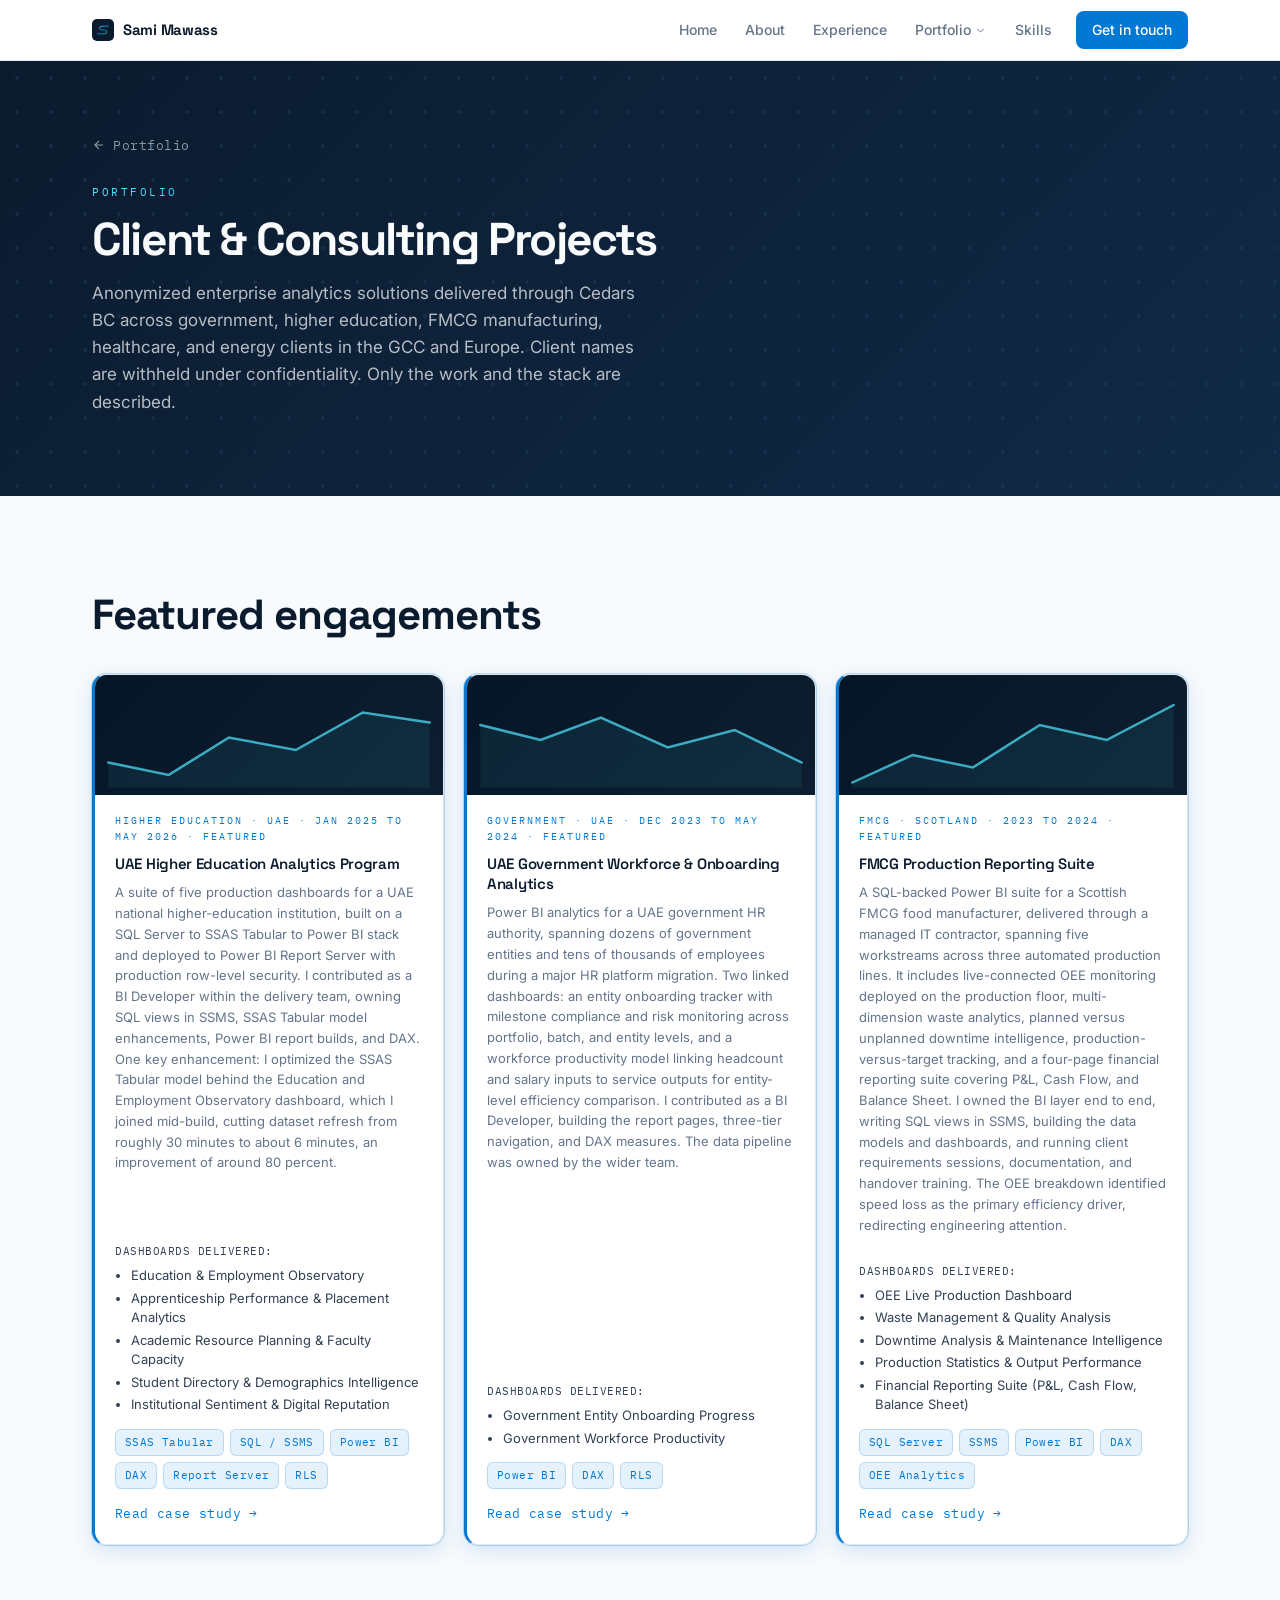
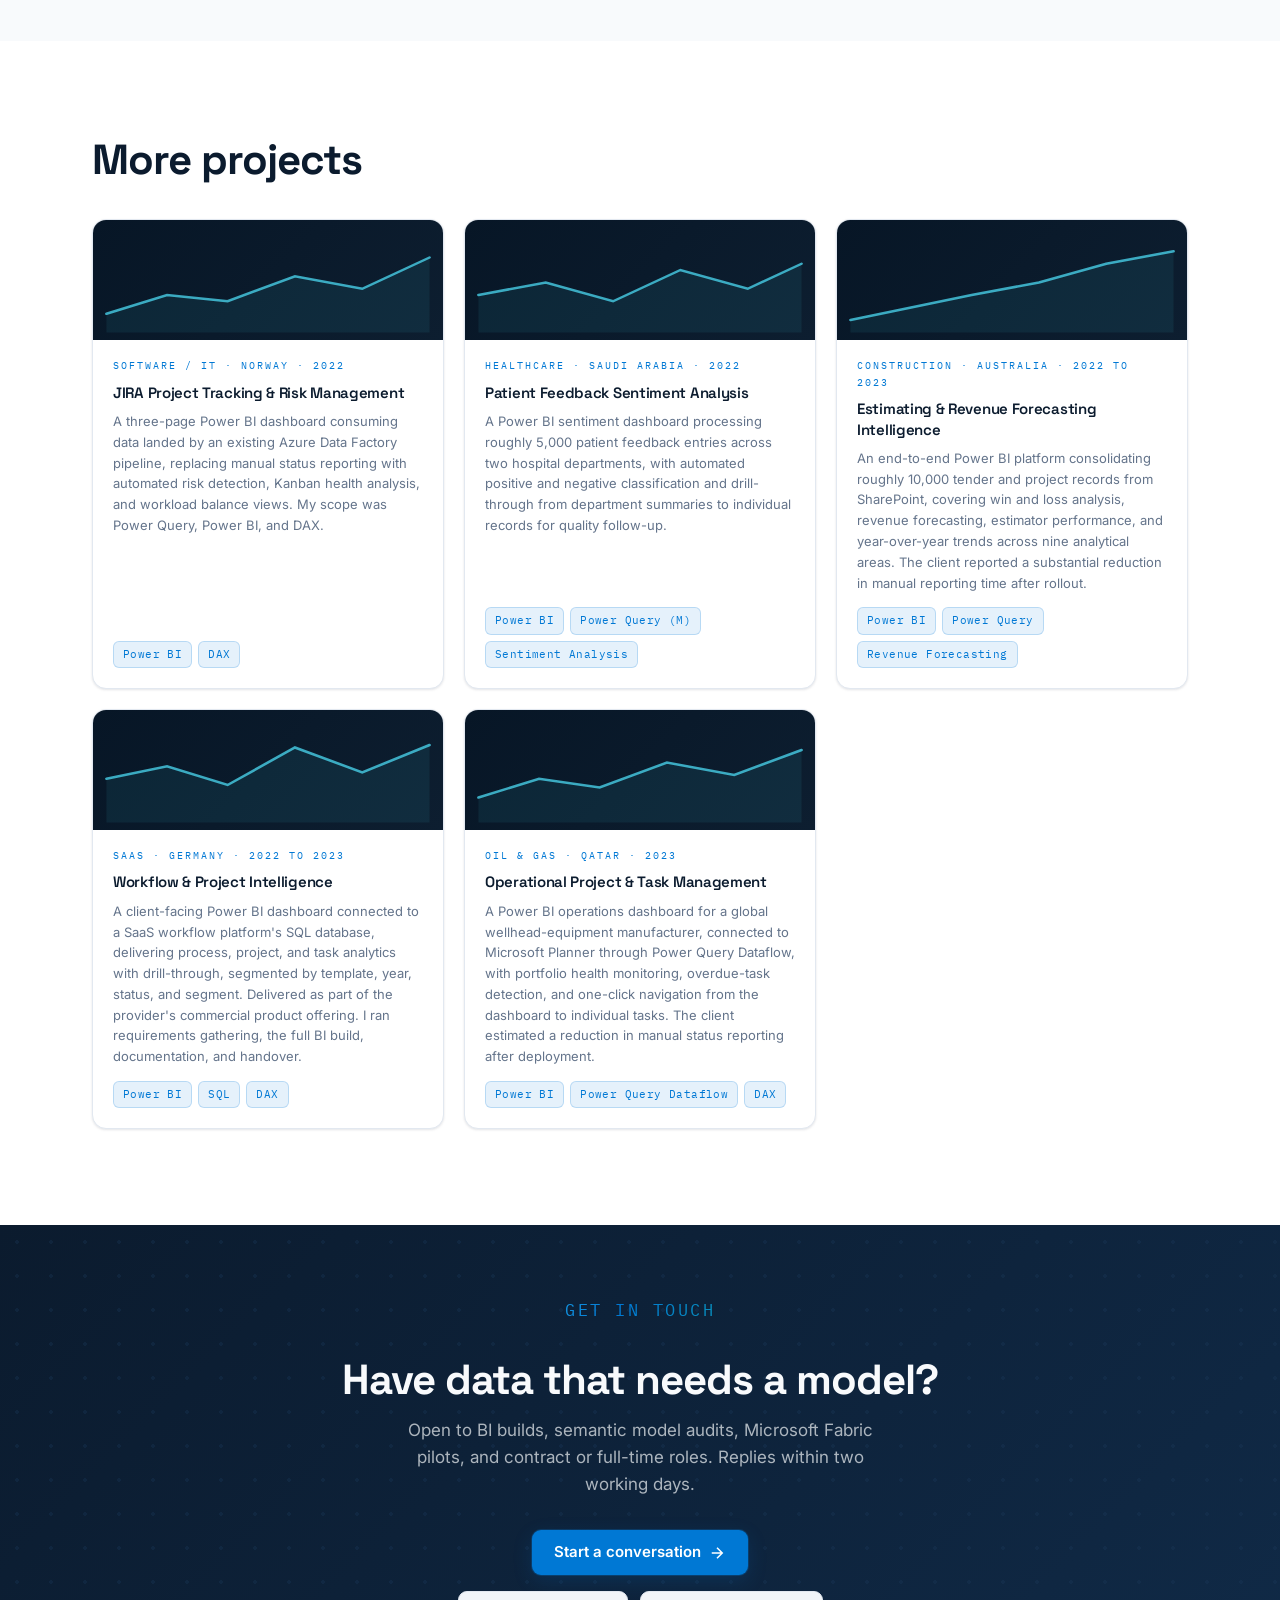
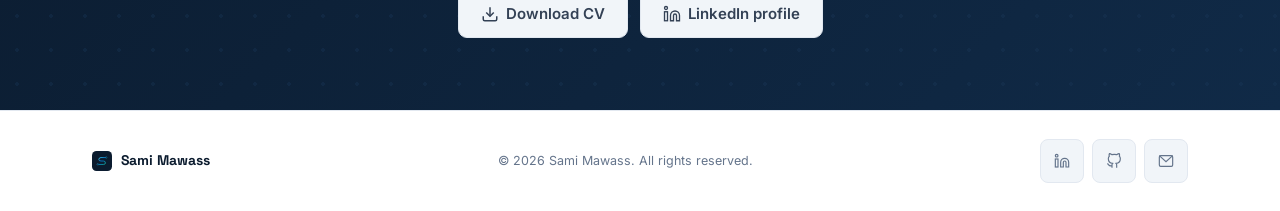
<file: client-projects.html>
<!DOCTYPE html>
<html lang="en">
<head>
  <meta charset="UTF-8">
  <meta name="viewport" content="width=device-width, initial-scale=1.0">
  <title>Client &amp; Consulting Projects: Sami Mawass · Data Analyst · BI Developer</title>

  <!-- SEO -->
  <meta name="description" content="Anonymized enterprise analytics and Power BI engagements delivered by Sami Mawass across government, higher education, FMCG manufacturing, healthcare, and energy sectors.">
  <link rel="canonical" href="https://sami-mawass.github.io/sami-mawass/client-projects.html">
  <link rel="icon" type="image/svg+xml" href="assets/logo-mark-light.svg">
  <meta name="theme-color" content="#0B1B2E">

  <!-- Open Graph -->
  <meta property="og:type" content="website">
  <meta property="og:title" content="Client Projects: Sami Mawass · Data Analyst · BI Developer">
  <meta property="og:description" content="Anonymized enterprise analytics solutions across government, higher education, FMCG manufacturing, healthcare, and energy: Power BI, SSAS Tabular, SQL.">
  <meta property="og:url" content="https://sami-mawass.github.io/sami-mawass/client-projects.html">
  <meta property="og:image" content="https://sami-mawass.github.io/sami-mawass/assets/og-image.png">
  <meta property="og:image:width" content="1200">
  <meta property="og:image:height" content="630">
  <meta name="twitter:card" content="summary_large_image">
  <meta name="twitter:title" content="Client Projects: Sami Mawass · Data Analyst · BI Developer">
  <meta name="twitter:description" content="Anonymized enterprise analytics solutions across government, higher education, FMCG manufacturing, healthcare, and energy.">
  <meta name="twitter:image" content="https://sami-mawass.github.io/sami-mawass/assets/og-image.png">

  <!-- Fonts -->
  <link rel="preconnect" href="https://fonts.googleapis.com">
  <link rel="preconnect" href="https://fonts.gstatic.com" crossorigin>
  <link href="https://fonts.googleapis.com/css2?family=Space+Grotesk:wght@400;500;600;700&family=Inter:wght@400;500;600;700&family=IBM+Plex+Mono:wght@400;500;600&display=swap" rel="stylesheet">

  <link rel="stylesheet" href="assets/tokens.css">
  <link rel="stylesheet" href="style.css">

  <!-- Structured data -->
  <script type="application/ld+json">
  {
    "@context": "https://schema.org",
    "@graph": [
      {
        "@type": "CollectionPage",
        "name": "Client & Consulting Projects",
        "description": "Anonymized enterprise analytics solutions delivered through Cedars BC across government, higher education, FMCG manufacturing, healthcare, and energy clients in the GCC and Europe.",
        "url": "https://sami-mawass.github.io/sami-mawass/client-projects.html",
        "author": {
          "@type": "Person",
          "name": "Sami Mawass",
          "url": "https://sami-mawass.github.io/sami-mawass/"
        }
      },
      {
        "@type": "BreadcrumbList",
        "itemListElement": [
          {"@type": "ListItem", "position": 1, "name": "Home", "item": "https://sami-mawass.github.io/sami-mawass/"},
          {"@type": "ListItem", "position": 2, "name": "Client Projects", "item": "https://sami-mawass.github.io/sami-mawass/client-projects.html"}
        ]
      }
    ]
  }
  </script>
<noscript><style>.reveal{opacity:1;transform:none}</style></noscript>
</head>
<body>
<a class="skip-link" href="#main-content">Skip to content</a>

<!-- ===================== NAV ===================== -->
<header>
  <nav class="nav" aria-label="Main navigation">
    <div class="wrap">
      <div class="nav-inner">
        <a href="index.html" class="nav-brand">
          <img src="assets/logo-mark-dark.svg" alt="Sami Mawass" width="22" height="22">
          Sami Mawass
        </a>

        <div class="nav-links">
          <a href="index.html">Home</a>
          <a href="about.html">About</a>
          <a href="index.html#resume">Experience</a>

          <div class="nav-drop">
            <button id="port-drop-btn" class="nav-drop-btn" aria-expanded="false" aria-controls="port-dropdown">
              Portfolio
              <svg viewBox="0 0 24 24" fill="none" stroke="currentColor" stroke-width="1.75" aria-hidden="true"><polyline points="6 9 12 15 18 9"/></svg>
            </button>
            <div id="port-dropdown" class="nav-dropdown">
              <a href="client-projects.html" aria-current="page">
                <svg class="drop-icon" viewBox="0 0 24 24" fill="none" stroke="currentColor" stroke-width="1.75" aria-hidden="true"><path d="M3 21V7a2 2 0 0 1 2-2h4a2 2 0 0 1 2 2v14M13 21V11a2 2 0 0 1 2-2h4a2 2 0 0 1 2 2v10M3 21h18"/></svg>
                Client Projects
              </a>
              <a href="personal-projects.html">
                <svg class="drop-icon" viewBox="0 0 24 24" fill="none" stroke="currentColor" stroke-width="1.75" aria-hidden="true"><path d="M9 3H5a2 2 0 0 0-2 2v4m6-6h10a2 2 0 0 1 2 2v4M9 3v18m0 0h10a2 2 0 0 0 2-2V9M9 21H5a2 2 0 0 1-2-2V9m0 0h18"/></svg>
                Personal Projects
              </a>
            </div>
          </div>

          <a href="index.html#stack">Skills</a>
          <a href="index.html#contact" class="nav-cta">Get in touch</a>
        </div>

        <button id="nav-burger" class="nav-burger" aria-label="Open menu" aria-expanded="false" aria-controls="mobile-menu">
          <svg viewBox="0 0 24 24" fill="none" stroke="currentColor" stroke-width="2" aria-hidden="true"><line x1="3" y1="6" x2="21" y2="6"/><line x1="3" y1="12" x2="21" y2="12"/><line x1="3" y1="18" x2="21" y2="18"/></svg>
        </button>
      </div>

      <div id="mobile-menu" class="mobile-menu" aria-hidden="true">
        <a href="index.html">Home</a>
        <a href="about.html">About</a>
        <a href="index.html#resume">Experience</a>
        <a href="index.html#work">Portfolio</a>
        <a href="client-projects.html" class="indent">&#8627; Client Projects</a>
        <a href="personal-projects.html" class="indent">&#8627; Personal Projects</a>
        <a href="index.html#stack">Skills</a>
        <a href="index.html#contact">Get in touch</a>
      </div>
    </div>
  </nav>
</header>

<main id="main-content">

<!-- ===================== PAGE HERO ===================== -->
<div class="page-hero-ink" style="background:var(--grad-ink);color:var(--n50);position:relative;overflow:hidden;">
  <div aria-hidden="true" style="position:absolute;inset:0;background-image:radial-gradient(circle,var(--line-dark) 2px,transparent 2px);background-size:34px 34px;opacity:.5;pointer-events:none;"></div>
  <div class="wrap" style="position:relative;padding:72px 32px 80px;">
    <a href="index.html#work" style="display:inline-flex;align-items:center;gap:7px;font-family:var(--mono);font-size:12.5px;letter-spacing:.5px;color:var(--n50-a55);margin-bottom:28px;">
      <svg viewBox="0 0 24 24" width="14" height="14" fill="none" stroke="currentColor" stroke-width="2" aria-hidden="true"><path d="M19 12H5M12 19l-7-7 7-7"/></svg>
      Portfolio
    </a>
    <p class="eyebrow eyebrow--cyan">Portfolio</p>
    <h1 style="color:var(--n50);font-family:var(--head);font-weight:700;font-size:46px;letter-spacing:-1.8px;margin:0 0 16px;line-height:1.05;">Client &amp; Consulting Projects</h1>
    <p style="font-size:17px;color:var(--n50-a72);max-width:560px;margin:0;line-height:1.6;">
      Anonymized enterprise analytics solutions delivered through Cedars BC across government,
      higher education, FMCG manufacturing, healthcare, and energy clients in the GCC and Europe. Client names are
      withheld under confidentiality. Only the work and the stack are described.
    </p>
  </div>
</div>

<!-- ===================== FEATURED ENGAGEMENTS ===================== -->
<section class="sec sec--dark" aria-labelledby="featured-heading">
  <div class="wrap">
    <h2 id="featured-heading" style="margin-bottom:36px;">Featured engagements</h2>
    <div class="proj-grid">

      <!-- Featured 1: UAE Higher Education Analytics Programme -->
      <article class="proj-card proj-card--featured reveal">
        <div class="proj-vis" aria-hidden="true">
          <svg viewBox="0 0 260 96" preserveAspectRatio="none" style="width:100%;height:100%">
            <polyline points="10,70 55,80 100,50 150,60 200,30 250,38" fill="none" stroke="#50E6FF" stroke-width="2" stroke-linecap="round" opacity=".7"/>
            <polygon points="10,90 10,70 55,80 100,50 150,60 200,30 250,38 250,90" fill="rgba(80,230,255,.07)"/>
          </svg>
        </div>
        <div class="proj-body">
          <div class="proj-tag">Higher Education · UAE · Jan 2025 to May 2026 · Featured</div>
          <h3 class="proj-title">UAE Higher Education Analytics Program</h3>
          <p class="proj-desc">A suite of five production dashboards for a UAE national higher-education institution, built on a SQL Server to SSAS Tabular to Power BI stack and deployed to Power BI Report Server with production row-level security. I contributed as a BI Developer within the delivery team, owning SQL views in SSMS, SSAS Tabular model enhancements, Power BI report builds, and DAX. One key enhancement: I optimized the SSAS Tabular model behind the Education and Employment Observatory dashboard, which I joined mid-build, cutting dataset refresh from roughly 30 minutes to about 6 minutes, an improvement of around 80 percent.</p>
          <div style="margin:12px 0 14px;">
            <p style="font-family:var(--mono);font-size:11px;letter-spacing:.5px;text-transform:uppercase;color:var(--fg2);margin:0 0 6px;">Dashboards delivered:</p>
            <ul style="padding-left:16px;margin:0;list-style:disc;">
              <li style="font-size:13px;color:var(--fg2);margin-bottom:3px;line-height:1.5;">Education &amp; Employment Observatory</li>
              <li style="font-size:13px;color:var(--fg2);margin-bottom:3px;line-height:1.5;">Apprenticeship Performance &amp; Placement Analytics</li>
              <li style="font-size:13px;color:var(--fg2);margin-bottom:3px;line-height:1.5;">Academic Resource Planning &amp; Faculty Capacity</li>
              <li style="font-size:13px;color:var(--fg2);margin-bottom:3px;line-height:1.5;">Student Directory &amp; Demographics Intelligence</li>
              <li style="font-size:13px;color:var(--fg2);margin-bottom:0;line-height:1.5;">Institutional Sentiment &amp; Digital Reputation</li>
            </ul>
          </div>
          <div class="proj-meta">
            <span class="meta-chip">SSAS Tabular</span>
            <span class="meta-chip">SQL / SSMS</span>
            <span class="meta-chip">Power BI</span>
            <span class="meta-chip">DAX</span>
            <span class="meta-chip">Report Server</span>
            <span class="meta-chip">RLS</span>
          </div>
          <a href="case-education.html" class="proj-case-link" aria-label="Read case study: UAE Higher Education Analytics Programme" data-goatcounter-click="case-read-education">Read case study →</a>
        </div>
      </article>

      <!-- Featured 2: UAE Government Workforce & Onboarding Analytics -->
      <article class="proj-card proj-card--featured reveal">
        <div class="proj-vis" aria-hidden="true">
          <svg viewBox="0 0 260 96" preserveAspectRatio="none" style="width:100%;height:100%">
            <polyline points="10,40 55,52 100,34 150,58 200,44 250,70" fill="none" stroke="#50E6FF" stroke-width="2" stroke-linecap="round" opacity=".7"/>
            <polygon points="10,90 10,40 55,52 100,34 150,58 200,44 250,70 250,90" fill="rgba(80,230,255,.07)"/>
          </svg>
        </div>
        <div class="proj-body">
          <div class="proj-tag">Government · UAE · Dec 2023 to May 2024 · Featured</div>
          <h3 class="proj-title">UAE Government Workforce &amp; Onboarding Analytics</h3>
          <p class="proj-desc">Power BI analytics for a UAE government HR authority, spanning dozens of government entities and tens of thousands of employees during a major HR platform migration. Two linked dashboards: an entity onboarding tracker with milestone compliance and risk monitoring across portfolio, batch, and entity levels, and a workforce productivity model linking headcount and salary inputs to service outputs for entity-level efficiency comparison. I contributed as a BI Developer, building the report pages, three-tier navigation, and DAX measures. The data pipeline was owned by the wider team.</p>
          <div style="margin:12px 0 14px;">
            <p style="font-family:var(--mono);font-size:11px;letter-spacing:.5px;text-transform:uppercase;color:var(--fg2);margin:0 0 6px;">Dashboards delivered:</p>
            <ul style="padding-left:16px;margin:0;list-style:disc;">
              <li style="font-size:13px;color:var(--fg2);margin-bottom:3px;line-height:1.5;">Government Entity Onboarding Progress</li>
              <li style="font-size:13px;color:var(--fg2);margin-bottom:0;line-height:1.5;">Government Workforce Productivity</li>
            </ul>
          </div>
          <div class="proj-meta">
            <span class="meta-chip">Power BI</span>
            <span class="meta-chip">DAX</span>
            <span class="meta-chip">RLS</span>
          </div>
          <a href="case-government.html" class="proj-case-link" aria-label="Read case study: UAE Government Workforce and Onboarding Analytics" data-goatcounter-click="case-read-government">Read case study →</a>
        </div>
      </article>

      <!-- Featured 3: FMCG Production Reporting Suite -->
      <article class="proj-card proj-card--featured reveal">
        <div class="proj-vis" aria-hidden="true">
          <svg viewBox="0 0 260 96" preserveAspectRatio="none" style="width:100%;height:100%">
            <polyline points="10,86 55,64 100,74 150,40 200,52 250,24" fill="none" stroke="#50E6FF" stroke-width="2" stroke-linecap="round" opacity=".7"/>
            <polygon points="10,90 10,86 55,64 100,74 150,40 200,52 250,24 250,90" fill="rgba(80,230,255,.07)"/>
          </svg>
        </div>
        <div class="proj-body">
          <div class="proj-tag">FMCG · Scotland · 2023 to 2024 · Featured</div>
          <h3 class="proj-title">FMCG Production Reporting Suite</h3>
          <p class="proj-desc">A SQL-backed Power BI suite for a Scottish FMCG food manufacturer, delivered through a managed IT contractor, spanning five workstreams across three automated production lines. It includes live-connected OEE monitoring deployed on the production floor, multi-dimension waste analytics, planned versus unplanned downtime intelligence, production-versus-target tracking, and a four-page financial reporting suite covering P&amp;L, Cash Flow, and Balance Sheet. I owned the BI layer end to end, writing SQL views in SSMS, building the data models and dashboards, and running client requirements sessions, documentation, and handover training. The OEE breakdown identified speed loss as the primary efficiency driver, redirecting engineering attention.</p>
          <div style="margin:12px 0 14px;">
            <p style="font-family:var(--mono);font-size:11px;letter-spacing:.5px;text-transform:uppercase;color:var(--fg2);margin:0 0 6px;">Dashboards delivered:</p>
            <ul style="padding-left:16px;margin:0;list-style:disc;">
              <li style="font-size:13px;color:var(--fg2);margin-bottom:3px;line-height:1.5;">OEE Live Production Dashboard</li>
              <li style="font-size:13px;color:var(--fg2);margin-bottom:3px;line-height:1.5;">Waste Management &amp; Quality Analysis</li>
              <li style="font-size:13px;color:var(--fg2);margin-bottom:3px;line-height:1.5;">Downtime Analysis &amp; Maintenance Intelligence</li>
              <li style="font-size:13px;color:var(--fg2);margin-bottom:3px;line-height:1.5;">Production Statistics &amp; Output Performance</li>
              <li style="font-size:13px;color:var(--fg2);margin-bottom:0;line-height:1.5;">Financial Reporting Suite (P&amp;L, Cash Flow, Balance Sheet)</li>
            </ul>
          </div>
          <div class="proj-meta">
            <span class="meta-chip">SQL Server</span>
            <span class="meta-chip">SSMS</span>
            <span class="meta-chip">Power BI</span>
            <span class="meta-chip">DAX</span>
            <span class="meta-chip">OEE Analytics</span>
          </div>
          <a href="case-fmcg-suite.html" class="proj-case-link" aria-label="Read case study: FMCG Production Reporting Suite" data-goatcounter-click="case-read-fmcg">Read case study →</a>
        </div>
      </article>

    </div>
  </div>
</section>

<!-- ===================== MORE PROJECTS ===================== -->
<section class="sec sec--ink" aria-labelledby="more-heading">
  <div class="wrap">
    <h2 id="more-heading" style="margin-bottom:36px;">More projects</h2>
    <div class="proj-grid">

      <!-- Card 4: JIRA Project Tracking & Risk Management – Norway -->
      <article class="proj-card reveal">
        <div class="proj-vis" aria-hidden="true">
          <svg viewBox="0 0 260 96" preserveAspectRatio="none" style="width:100%;height:100%">
            <polyline points="10,75 55,60 100,65 150,45 200,55 250,30" fill="none" stroke="#50E6FF" stroke-width="2" stroke-linecap="round" opacity=".7"/>
            <polygon points="10,90 10,75 55,60 100,65 150,45 200,55 250,30 250,90" fill="rgba(80,230,255,.07)"/>
          </svg>
        </div>
        <div class="proj-body">
          <div class="proj-tag">Software / IT · Norway · 2022</div>
          <h3 class="proj-title">JIRA Project Tracking &amp; Risk Management</h3>
          <p class="proj-desc">A three-page Power BI dashboard consuming data landed by an existing Azure Data Factory pipeline, replacing manual status reporting with automated risk detection, Kanban health analysis, and workload balance views. My scope was Power Query, Power BI, and DAX.</p>
          <div class="proj-meta">
            <span class="meta-chip">Power BI</span>
            <span class="meta-chip">DAX</span>
          </div>
        </div>
      </article>

      <!-- Card 5: Patient Feedback Sentiment Analysis – Saudi Arabia -->
      <article class="proj-card reveal">
        <div class="proj-vis" aria-hidden="true">
          <svg viewBox="0 0 260 96" preserveAspectRatio="none" style="width:100%;height:100%">
            <polyline points="10,60 60,50 110,65 160,40 210,55 250,35" fill="none" stroke="#50E6FF" stroke-width="2" stroke-linecap="round" opacity=".7"/>
            <polygon points="10,90 10,60 60,50 110,65 160,40 210,55 250,35 250,90" fill="rgba(80,230,255,.07)"/>
          </svg>
        </div>
        <div class="proj-body">
          <div class="proj-tag">Healthcare · Saudi Arabia · 2022</div>
          <h3 class="proj-title">Patient Feedback Sentiment Analysis</h3>
          <p class="proj-desc">A Power BI sentiment dashboard processing roughly 5,000 patient feedback entries across two hospital departments, with automated positive and negative classification and drill-through from department summaries to individual records for quality follow-up.</p>
          <div class="proj-meta">
            <span class="meta-chip">Power BI</span>
            <span class="meta-chip">Power Query (M)</span>
            <span class="meta-chip">Sentiment Analysis</span>
          </div>
        </div>
      </article>

      <!-- Card 6: Estimating & Revenue Forecasting Intelligence – Australia -->
      <article class="proj-card reveal">
        <div class="proj-vis" aria-hidden="true">
          <svg viewBox="0 0 260 96" preserveAspectRatio="none" style="width:100%;height:100%">
            <polyline points="10,80 55,70 100,60 150,50 200,35 250,25" fill="none" stroke="#50E6FF" stroke-width="2" stroke-linecap="round" opacity=".7"/>
            <polygon points="10,90 10,80 55,70 100,60 150,50 200,35 250,25 250,90" fill="rgba(80,230,255,.07)"/>
          </svg>
        </div>
        <div class="proj-body">
          <div class="proj-tag">Construction · Australia · 2022 to 2023</div>
          <h3 class="proj-title">Estimating &amp; Revenue Forecasting Intelligence</h3>
          <p class="proj-desc">An end-to-end Power BI platform consolidating roughly 10,000 tender and project records from SharePoint, covering win and loss analysis, revenue forecasting, estimator performance, and year-over-year trends across nine analytical areas. The client reported a substantial reduction in manual reporting time after rollout.</p>
          <div class="proj-meta">
            <span class="meta-chip">Power BI</span>
            <span class="meta-chip">Power Query</span>
            <span class="meta-chip">Revenue Forecasting</span>
          </div>
        </div>
      </article>

      <!-- Card 7: Workflow & Project Intelligence – Germany -->
      <article class="proj-card reveal">
        <div class="proj-vis" aria-hidden="true">
          <svg viewBox="0 0 260 96" preserveAspectRatio="none" style="width:100%;height:100%">
            <polyline points="10,55 55,45 100,60 150,30 200,50 250,28" fill="none" stroke="#50E6FF" stroke-width="2" stroke-linecap="round" opacity=".7"/>
            <polygon points="10,90 10,55 55,45 100,60 150,30 200,50 250,28 250,90" fill="rgba(80,230,255,.07)"/>
          </svg>
        </div>
        <div class="proj-body">
          <div class="proj-tag">SaaS · Germany · 2022 to 2023</div>
          <h3 class="proj-title">Workflow &amp; Project Intelligence</h3>
          <p class="proj-desc">A client-facing Power BI dashboard connected to a SaaS workflow platform's SQL database, delivering process, project, and task analytics with drill-through, segmented by template, year, status, and segment. Delivered as part of the provider's commercial product offering. I ran requirements gathering, the full BI build, documentation, and handover.</p>
          <div class="proj-meta">
            <span class="meta-chip">Power BI</span>
            <span class="meta-chip">SQL</span>
            <span class="meta-chip">DAX</span>
          </div>
        </div>
      </article>

      <!-- Card 8: Operational Project & Task Management – Qatar -->
      <article class="proj-card reveal">
        <div class="proj-vis" aria-hidden="true">
          <svg viewBox="0 0 260 96" preserveAspectRatio="none" style="width:100%;height:100%">
            <polyline points="10,70 55,55 100,62 150,42 200,52 250,32" fill="none" stroke="#50E6FF" stroke-width="2" stroke-linecap="round" opacity=".7"/>
            <polygon points="10,90 10,70 55,55 100,62 150,42 200,52 250,32 250,90" fill="rgba(80,230,255,.07)"/>
          </svg>
        </div>
        <div class="proj-body">
          <div class="proj-tag">Oil &amp; Gas · Qatar · 2023</div>
          <h3 class="proj-title">Operational Project &amp; Task Management</h3>
          <p class="proj-desc">A Power BI operations dashboard for a global wellhead-equipment manufacturer, connected to Microsoft Planner through Power Query Dataflow, with portfolio health monitoring, overdue-task detection, and one-click navigation from the dashboard to individual tasks. The client estimated a reduction in manual status reporting after deployment.</p>
          <div class="proj-meta">
            <span class="meta-chip">Power BI</span>
            <span class="meta-chip">Power Query Dataflow</span>
            <span class="meta-chip">DAX</span>
          </div>
        </div>
      </article>

    </div>
  </div>
</section>

<section class="cta-band" aria-labelledby="cta-heading">
  <div class="wrap cta-band-inner" style="text-align:center;">
    <p class="eyebrow eyebrow--cyan">Get in touch</p>
    <h2 id="cta-heading">Have data that needs a model?</h2>
    <p>Open to BI builds, semantic model audits, Microsoft Fabric pilots, and contract or full-time roles. Replies within two working days.</p>
    <a href="index.html#contact" class="btn btn-primary">
      Start a conversation
      <svg viewBox="0 0 24 24" fill="none" stroke="currentColor" stroke-width="2" aria-hidden="true"><path d="M5 12h14M12 5l7 7-7 7"/></svg>
    </a>
    <div style="display:flex;flex-wrap:wrap;justify-content:center;gap:12px;margin-top:16px;">
      <a href="assets/Sami-Mawass-CV.pdf" download class="btn btn-ghost" data-goatcounter-click="cv-download">
        <svg viewBox="0 0 24 24" fill="none" stroke="currentColor" stroke-width="2" aria-hidden="true"><path d="M21 15v4a2 2 0 0 1-2 2H5a2 2 0 0 1-2-2v-4"/><polyline points="7 10 12 15 17 10"/><line x1="12" y1="15" x2="12" y2="3"/></svg>
        Download CV
      </a>
      <a href="https://www.linkedin.com/in/sami-mawass" target="_blank" rel="noopener" class="btn btn-ghost" data-goatcounter-click="linkedin-click">
        <svg viewBox="0 0 24 24" fill="none" stroke="currentColor" stroke-width="1.75" aria-hidden="true"><path d="M16 8a6 6 0 0 1 6 6v7h-4v-7a2 2 0 0 0-2-2 2 2 0 0 0-2 2v7h-4v-7a6 6 0 0 1 6-6z"/><rect x="2" y="9" width="4" height="12"/><circle cx="4" cy="4" r="2"/></svg>
        LinkedIn profile
      </a>
    </div>
  </div>
</section>

</main>

<!-- ===================== FOOTER ===================== -->
<footer class="footer">
  <div class="wrap">
    <div class="foot-inner">
      <a href="index.html#top" class="foot-brand">
        <img src="assets/logo-mark-dark.svg" alt="" width="20" height="20" aria-hidden="true">
        Sami Mawass
      </a>
      <p class="foot-copy">© 2026 Sami Mawass. All rights reserved.</p>
      <div class="foot-links">
        <a href="https://www.linkedin.com/in/sami-mawass" target="_blank" rel="noopener" aria-label="LinkedIn" data-goatcounter-click="linkedin-click">
          <svg viewBox="0 0 24 24" fill="none" stroke="currentColor" stroke-width="1.75" aria-hidden="true"><path d="M16 8a6 6 0 0 1 6 6v7h-4v-7a2 2 0 0 0-2-2 2 2 0 0 0-2 2v7h-4v-7a6 6 0 0 1 6-6z"/><rect x="2" y="9" width="4" height="12"/><circle cx="4" cy="4" r="2"/></svg>
        </a>
        <a href="https://github.com/sami-mawass" target="_blank" rel="noopener" aria-label="GitHub">
          <svg viewBox="0 0 24 24" fill="none" stroke="currentColor" stroke-width="1.75" aria-hidden="true"><path d="M9 19c-5 1.5-5-2.5-7-3m14 6v-3.87a3.37 3.37 0 0 0-.94-2.61c3.14-.35 6.44-1.54 6.44-7A5.44 5.44 0 0 0 20 4.77 5.07 5.07 0 0 0 19.91 1S18.73.65 16 2.48a13.38 13.38 0 0 0-7 0C6.27.65 5.09 1 5.09 1A5.07 5.07 0 0 0 5 4.77a5.44 5.44 0 0 0-1.5 3.78c0 5.42 3.3 6.61 6.44 7A3.37 3.37 0 0 0 9 18.13V22"/></svg>
        </a>
        <a href="mailto:sami.mawass@outlook.com" aria-label="Email" data-goatcounter-click="email-click">
          <svg viewBox="0 0 24 24" fill="none" stroke="currentColor" stroke-width="1.75" aria-hidden="true"><rect x="2" y="4" width="20" height="16" rx="2"/><polyline points="2,4 12,13 22,4"/></svg>
        </a>
      </div>
    </div>
  </div>
</footer>

<script data-goatcounter="https://sami-mawass.goatcounter.com/count"
        async src="//gc.zgo.at/count.js"></script>
<script src="main.js"></script>
</body>
</html>
</file>
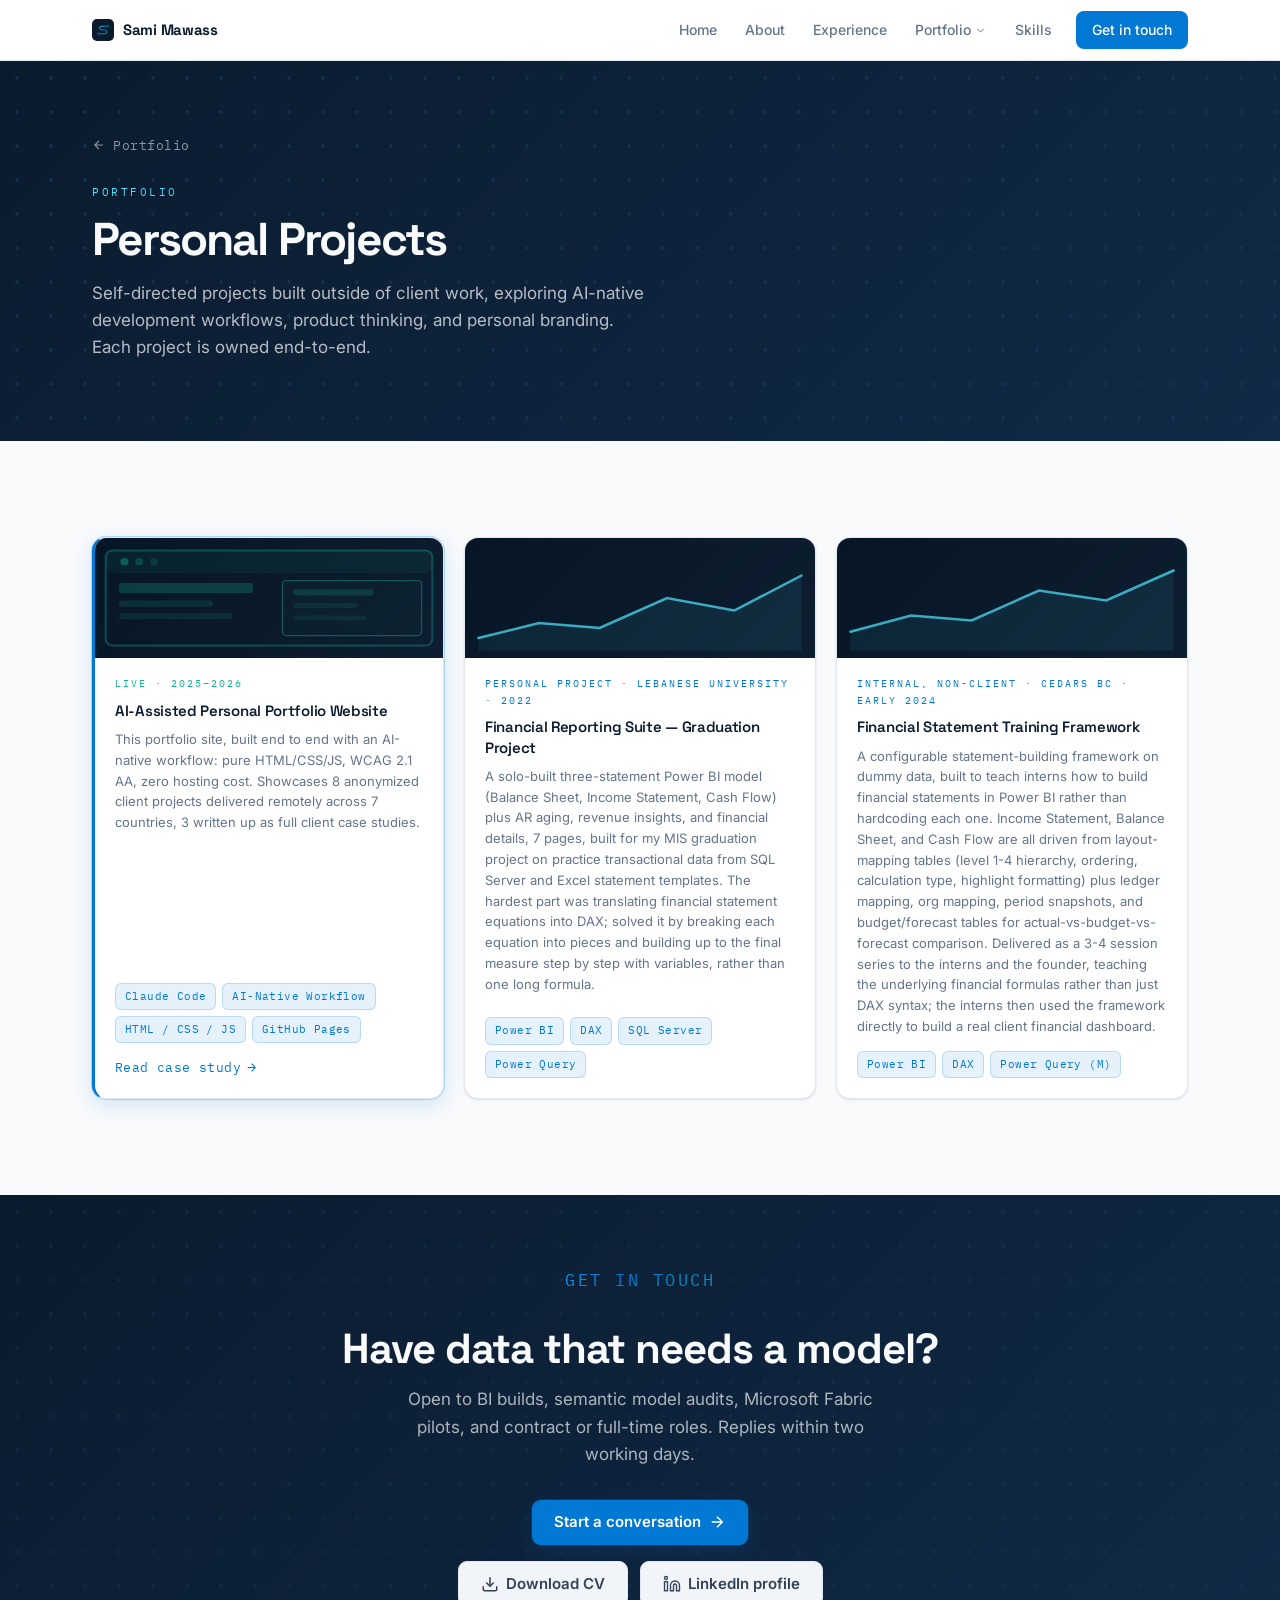
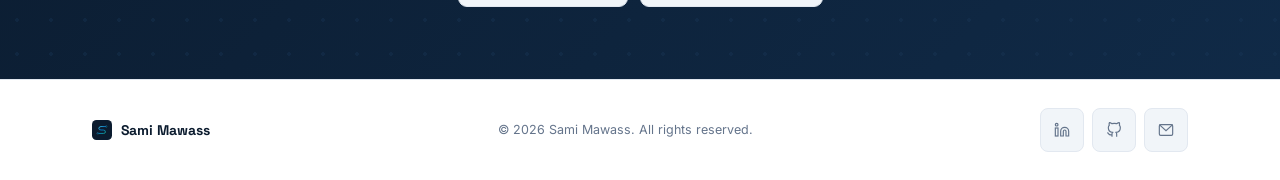
<file: personal-projects.html>
<!DOCTYPE html>
<html lang="en">
<head>
  <meta charset="UTF-8">
  <meta name="viewport" content="width=device-width, initial-scale=1.0">
  <title>Personal Projects: Sami Mawass</title>

  <!-- SEO -->
  <meta name="description" content="Personal projects by Sami Mawass, including an AI-assisted portfolio website built end-to-end with Claude Code, ChatGPT, and GitHub Pages.">
  <link rel="canonical" href="https://sami-mawass.github.io/sami-mawass/personal-projects.html">
  <link rel="icon" type="image/svg+xml" href="assets/logo-mark-light.svg">
  <meta name="theme-color" content="#0B1B2E">

  <!-- Open Graph -->
  <meta property="og:type" content="website">
  <meta property="og:title" content="Personal Projects: Sami Mawass">
  <meta property="og:description" content="Self-directed projects built outside client work: AI-native development, product thinking, and personal branding.">
  <meta property="og:url" content="https://sami-mawass.github.io/sami-mawass/personal-projects.html">
  <meta property="og:image" content="https://sami-mawass.github.io/sami-mawass/assets/og-image.png">
  <meta property="og:image:width" content="1200">
  <meta property="og:image:height" content="630">
  <meta name="twitter:card" content="summary_large_image">
  <meta name="twitter:title" content="Personal Projects: Sami Mawass">
  <meta name="twitter:description" content="Self-directed projects: AI-assisted development, product thinking, personal branding.">
  <meta name="twitter:image" content="https://sami-mawass.github.io/sami-mawass/assets/og-image.png">

  <!-- Fonts -->
  <link rel="preconnect" href="https://fonts.googleapis.com">
  <link rel="preconnect" href="https://fonts.gstatic.com" crossorigin>
  <link href="https://fonts.googleapis.com/css2?family=Space+Grotesk:wght@400;500;600;700&family=Inter:wght@400;500;600;700&family=IBM+Plex+Mono:wght@400;500;600&display=swap" rel="stylesheet">

  <link rel="stylesheet" href="assets/tokens.css">
  <link rel="stylesheet" href="style.css">

  <!-- Structured data -->
  <script type="application/ld+json">
  {
    "@context": "https://schema.org",
    "@graph": [
      {
        "@type": "CollectionPage",
        "name": "Personal Projects",
        "description": "Self-directed projects built outside of client work by Sami Mawass, exploring AI-native development workflows, product thinking, and personal branding.",
        "url": "https://sami-mawass.github.io/sami-mawass/personal-projects.html",
        "author": {
          "@type": "Person",
          "name": "Sami Mawass",
          "url": "https://sami-mawass.github.io/sami-mawass/"
        }
      },
      {
        "@type": "BreadcrumbList",
        "itemListElement": [
          {"@type": "ListItem", "position": 1, "name": "Home", "item": "https://sami-mawass.github.io/sami-mawass/"},
          {"@type": "ListItem", "position": 2, "name": "Personal Projects", "item": "https://sami-mawass.github.io/sami-mawass/personal-projects.html"}
        ]
      }
    ]
  }
  </script>
<noscript><style>.reveal{opacity:1;transform:none}</style></noscript>
</head>
<body>
<a class="skip-link" href="#main-content">Skip to content</a>

<!-- ===================== NAV ===================== -->
<header>
  <nav class="nav" aria-label="Main navigation">
    <div class="wrap">
      <div class="nav-inner">
        <a href="index.html" class="nav-brand">
          <img src="assets/logo-mark-dark.svg" alt="Sami Mawass" width="22" height="22">
          Sami Mawass
        </a>

        <div class="nav-links">
          <a href="index.html">Home</a>
          <a href="about.html">About</a>
          <a href="index.html#resume">Experience</a>

          <div class="nav-drop">
            <button id="port-drop-btn" class="nav-drop-btn" aria-expanded="false" aria-controls="port-dropdown">
              Portfolio
              <svg viewBox="0 0 24 24" fill="none" stroke="currentColor" stroke-width="1.75" aria-hidden="true"><polyline points="6 9 12 15 18 9"/></svg>
            </button>
            <div id="port-dropdown" class="nav-dropdown">
              <a href="client-projects.html">
                <svg class="drop-icon" viewBox="0 0 24 24" fill="none" stroke="currentColor" stroke-width="1.75" aria-hidden="true"><path d="M3 21V7a2 2 0 0 1 2-2h4a2 2 0 0 1 2 2v14M13 21V11a2 2 0 0 1 2-2h4a2 2 0 0 1 2 2v10M3 21h18"/></svg>
                Client Projects
              </a>
              <a href="personal-projects.html" aria-current="page">
                <svg class="drop-icon" viewBox="0 0 24 24" fill="none" stroke="currentColor" stroke-width="1.75" aria-hidden="true"><path d="M9 3H5a2 2 0 0 0-2 2v4m6-6h10a2 2 0 0 1 2 2v4M9 3v18m0 0h10a2 2 0 0 0 2-2V9M9 21H5a2 2 0 0 1-2-2V9m0 0h18"/></svg>
                Personal Projects
              </a>
            </div>
          </div>

          <a href="index.html#stack">Skills</a>
          <a href="index.html#contact" class="nav-cta">Get in touch</a>
        </div>

        <button id="nav-burger" class="nav-burger" aria-label="Open menu" aria-expanded="false" aria-controls="mobile-menu">
          <svg viewBox="0 0 24 24" fill="none" stroke="currentColor" stroke-width="2" aria-hidden="true"><line x1="3" y1="6" x2="21" y2="6"/><line x1="3" y1="12" x2="21" y2="12"/><line x1="3" y1="18" x2="21" y2="18"/></svg>
        </button>
      </div>

      <div id="mobile-menu" class="mobile-menu" aria-hidden="true">
        <a href="index.html">Home</a>
        <a href="about.html">About</a>
        <a href="index.html#resume">Experience</a>
        <a href="index.html#work">Portfolio</a>
        <a href="client-projects.html" class="indent">↳ Client Projects</a>
        <a href="personal-projects.html" class="indent">↳ Personal Projects</a>
        <a href="index.html#stack">Skills</a>
        <a href="index.html#contact">Get in touch</a>
      </div>
    </div>
  </nav>
</header>

<main id="main-content">

<!-- ===================== PAGE HERO ===================== -->
<div class="page-hero-ink" style="background:var(--grad-ink);color:var(--n50);position:relative;overflow:hidden;">
  <div aria-hidden="true" style="position:absolute;inset:0;background-image:radial-gradient(circle,var(--line-dark) 2px,transparent 2px);background-size:34px 34px;opacity:.5;pointer-events:none;"></div>
  <div class="wrap" style="position:relative;padding:72px 32px 80px;">
    <a href="index.html#work" style="display:inline-flex;align-items:center;gap:7px;font-family:var(--mono);font-size:12.5px;letter-spacing:.5px;color:var(--n50-a55);margin-bottom:28px;">
      <svg viewBox="0 0 24 24" width="14" height="14" fill="none" stroke="currentColor" stroke-width="2" aria-hidden="true"><path d="M19 12H5M12 19l-7-7 7-7"/></svg>
      Portfolio
    </a>
    <p class="eyebrow eyebrow--cyan">Portfolio</p>
    <h1 style="color:var(--n50);font-family:var(--head);font-weight:700;font-size:46px;letter-spacing:-1.8px;margin:0 0 16px;line-height:1.05;">Personal Projects</h1>
    <p style="font-size:17px;color:var(--n50-a72);max-width:560px;margin:0;line-height:1.6;">
      Self-directed projects built outside of client work, exploring AI-native development
      workflows, product thinking, and personal branding. Each project is owned end-to-end.
    </p>
  </div>
</div>

<!-- ===================== PROJECT GRID ===================== -->
<section class="sec sec--dark">
  <div class="wrap">
    <h2 class="sr-only">Projects</h2>
    <div class="proj-grid">

      <article class="proj-card proj-card--featured reveal">
        <div class="proj-vis" aria-hidden="true">
          <svg viewBox="0 0 260 96" preserveAspectRatio="none" style="width:100%;height:100%">
            <!-- browser chrome -->
            <rect x="8" y="10" width="244" height="76" rx="5" fill="none" stroke="#15B392" stroke-width="1.5" opacity=".35"/>
            <rect x="8" y="10" width="244" height="18" rx="5" fill="rgba(21,179,146,.08)"/>
            <circle cx="22" cy="19" r="3" fill="#15B392" opacity=".4"/>
            <circle cx="33" cy="19" r="3" fill="#15B392" opacity=".25"/>
            <circle cx="44" cy="19" r="3" fill="#15B392" opacity=".15"/>
            <!-- content blocks -->
            <rect x="18" y="36" width="100" height="8" rx="2" fill="rgba(21,179,146,.25)"/>
            <rect x="18" y="50" width="70" height="5" rx="2" fill="rgba(21,179,146,.15)"/>
            <rect x="18" y="60" width="85" height="5" rx="2" fill="rgba(21,179,146,.12)"/>
            <!-- sidebar card -->
            <rect x="140" y="34" width="104" height="44" rx="3" fill="rgba(21,179,146,.07)" stroke="#15B392" stroke-width="1" opacity=".4"/>
            <rect x="148" y="41" width="60" height="5" rx="2" fill="rgba(21,179,146,.2)"/>
            <rect x="148" y="52" width="48" height="4" rx="2" fill="rgba(21,179,146,.12)"/>
            <rect x="148" y="62" width="55" height="4" rx="2" fill="rgba(21,179,146,.1)"/>
          </svg>
        </div>
        <div class="proj-body">
          <div class="proj-tag" style="color:var(--fabric);">Live · 2025–2026</div>
          <h3 class="proj-title">AI-Assisted Personal Portfolio Website</h3>
          <p class="proj-desc">This portfolio site, built end to end with an AI-native workflow: pure HTML/CSS/JS, WCAG 2.1 AA, zero hosting cost. Showcases 8 anonymized client projects delivered remotely across 7 countries, 3 written up as full client case studies.</p>
          <div class="proj-meta">
            <span class="meta-chip">Claude Code</span>
            <span class="meta-chip">AI-Native Workflow</span>
            <span class="meta-chip">HTML / CSS / JS</span>
            <span class="meta-chip">GitHub Pages</span>
          </div>
          <a href="case-portfolio-site.html" class="proj-case-link" data-goatcounter-click="case-read-portfolio">
            Read case study
            <svg viewBox="0 0 24 24" width="13" height="13" fill="none" stroke="currentColor" stroke-width="2" aria-hidden="true"><path d="M5 12h14M12 5l7 7-7 7"/></svg>
          </a>
        </div>
      </article>

      <!-- Card 2: Financial Reporting Suite — graduation project -->
      <article class="proj-card reveal">
        <div class="proj-vis" aria-hidden="true">
          <svg viewBox="0 0 260 96" preserveAspectRatio="none" style="width:100%;height:100%">
            <polyline points="10,80 55,68 100,72 150,48 200,58 250,30" fill="none" stroke="#50E6FF" stroke-width="2" stroke-linecap="round" opacity=".7"/>
            <polygon points="10,90 10,80 55,68 100,72 150,48 200,58 250,30 250,90" fill="rgba(80,230,255,.07)"/>
          </svg>
        </div>
        <div class="proj-body">
          <div class="proj-tag">Personal project · Lebanese University · 2022</div>
          <h3 class="proj-title">Financial Reporting Suite — Graduation Project</h3>
          <p class="proj-desc">A solo-built three-statement Power BI model (Balance Sheet, Income Statement, Cash Flow) plus AR aging, revenue insights, and financial details, 7 pages, built for my MIS graduation project on practice transactional data from SQL Server and Excel statement templates. The hardest part was translating financial statement equations into DAX; solved it by breaking each equation into pieces and building up to the final measure step by step with variables, rather than one long formula.</p>
          <div class="proj-meta">
            <span class="meta-chip">Power BI</span>
            <span class="meta-chip">DAX</span>
            <span class="meta-chip">SQL Server</span>
            <span class="meta-chip">Power Query</span>
          </div>
        </div>
      </article>

      <!-- Card 3: Financial Statement Training Framework — internal Cedars BC build -->
      <article class="proj-card reveal">
        <div class="proj-vis" aria-hidden="true">
          <svg viewBox="0 0 260 96" preserveAspectRatio="none" style="width:100%;height:100%">
            <polyline points="10,75 55,62 100,66 150,42 200,50 250,26" fill="none" stroke="#50E6FF" stroke-width="2" stroke-linecap="round" opacity=".7"/>
            <polygon points="10,90 10,75 55,62 100,66 150,42 200,50 250,26 250,90" fill="rgba(80,230,255,.07)"/>
          </svg>
        </div>
        <div class="proj-body">
          <div class="proj-tag">Internal, non-client · Cedars BC · Early 2024</div>
          <h3 class="proj-title">Financial Statement Training Framework</h3>
          <p class="proj-desc">A configurable statement-building framework on dummy data, built to teach interns how to build financial statements in Power BI rather than hardcoding each one. Income Statement, Balance Sheet, and Cash Flow are all driven from layout-mapping tables (level 1-4 hierarchy, ordering, calculation type, highlight formatting) plus ledger mapping, org mapping, period snapshots, and budget/forecast tables for actual-vs-budget-vs-forecast comparison. Delivered as a 3-4 session series to the interns and the founder, teaching the underlying financial formulas rather than just DAX syntax; the interns then used the framework directly to build a real client financial dashboard.</p>
          <div class="proj-meta">
            <span class="meta-chip">Power BI</span>
            <span class="meta-chip">DAX</span>
            <span class="meta-chip">Power Query (M)</span>
          </div>
        </div>
      </article>

    </div>
  </div>
</section>

<section class="cta-band" aria-labelledby="cta-heading">
  <div class="wrap cta-band-inner" style="text-align:center;">
    <p class="eyebrow eyebrow--cyan">Get in touch</p>
    <h2 id="cta-heading">Have data that needs a model?</h2>
    <p>Open to BI builds, semantic model audits, Microsoft Fabric pilots, and contract or full-time roles. Replies within two working days.</p>
    <a href="index.html#contact" class="btn btn-primary">
      Start a conversation
      <svg viewBox="0 0 24 24" fill="none" stroke="currentColor" stroke-width="2" aria-hidden="true"><path d="M5 12h14M12 5l7 7-7 7"/></svg>
    </a>
    <div style="display:flex;flex-wrap:wrap;justify-content:center;gap:12px;margin-top:16px;">
      <a href="assets/Sami-Mawass-CV.pdf" download class="btn btn-ghost" data-goatcounter-click="cv-download">
        <svg viewBox="0 0 24 24" fill="none" stroke="currentColor" stroke-width="2" aria-hidden="true"><path d="M21 15v4a2 2 0 0 1-2 2H5a2 2 0 0 1-2-2v-4"/><polyline points="7 10 12 15 17 10"/><line x1="12" y1="15" x2="12" y2="3"/></svg>
        Download CV
      </a>
      <a href="https://www.linkedin.com/in/sami-mawass" target="_blank" rel="noopener" class="btn btn-ghost" data-goatcounter-click="linkedin-click">
        <svg viewBox="0 0 24 24" fill="none" stroke="currentColor" stroke-width="1.75" aria-hidden="true"><path d="M16 8a6 6 0 0 1 6 6v7h-4v-7a2 2 0 0 0-2-2 2 2 0 0 0-2 2v7h-4v-7a6 6 0 0 1 6-6z"/><rect x="2" y="9" width="4" height="12"/><circle cx="4" cy="4" r="2"/></svg>
        LinkedIn profile
      </a>
    </div>
  </div>
</section>

</main>

<!-- ===================== FOOTER ===================== -->
<footer class="footer">
  <div class="wrap">
    <div class="foot-inner">
      <a href="index.html#top" class="foot-brand">
        <img src="assets/logo-mark-dark.svg" alt="" width="20" height="20" aria-hidden="true">
        Sami Mawass
      </a>
      <p class="foot-copy">© 2026 Sami Mawass. All rights reserved.</p>
      <div class="foot-links">
        <a href="https://www.linkedin.com/in/sami-mawass" target="_blank" rel="noopener" aria-label="LinkedIn" data-goatcounter-click="linkedin-click">
          <svg viewBox="0 0 24 24" fill="none" stroke="currentColor" stroke-width="1.75" aria-hidden="true"><path d="M16 8a6 6 0 0 1 6 6v7h-4v-7a2 2 0 0 0-2-2 2 2 0 0 0-2 2v7h-4v-7a6 6 0 0 1 6-6z"/><rect x="2" y="9" width="4" height="12"/><circle cx="4" cy="4" r="2"/></svg>
        </a>
        <a href="https://github.com/sami-mawass" target="_blank" rel="noopener" aria-label="GitHub">
          <svg viewBox="0 0 24 24" fill="none" stroke="currentColor" stroke-width="1.75" aria-hidden="true"><path d="M9 19c-5 1.5-5-2.5-7-3m14 6v-3.87a3.37 3.37 0 0 0-.94-2.61c3.14-.35 6.44-1.54 6.44-7A5.44 5.44 0 0 0 20 4.77 5.07 5.07 0 0 0 19.91 1S18.73.65 16 2.48a13.38 13.38 0 0 0-7 0C6.27.65 5.09 1 5.09 1A5.07 5.07 0 0 0 5 4.77a5.44 5.44 0 0 0-1.5 3.78c0 5.42 3.3 6.61 6.44 7A3.37 3.37 0 0 0 9 18.13V22"/></svg>
        </a>
        <a href="mailto:sami.mawass@outlook.com" aria-label="Email" data-goatcounter-click="email-click">
          <svg viewBox="0 0 24 24" fill="none" stroke="currentColor" stroke-width="1.75" aria-hidden="true"><rect x="2" y="4" width="20" height="16" rx="2"/><polyline points="2,4 12,13 22,4"/></svg>
        </a>
      </div>
    </div>
  </div>
</footer>

<script data-goatcounter="https://sami-mawass.goatcounter.com/count"
        async src="//gc.zgo.at/count.js"></script>
<script src="main.js"></script>
</body>
</html>
</file>
<file: assets/tokens.css>
/* =====================================================================
   SAMI MAWASS — "AZURE & FABRIC" DESIGN SYSTEM
   colors_and_type.css — base tokens + semantic styles
   Fonts loaded from Google Fonts CDN (see note at bottom).
   ===================================================================== */

:root {
  /* ---- BRAND CORE ------------------------------------------------- */
  --primary:   #0B1B2E;   /* deep navy — primary ink / dark surfaces   */
  --secondary: #102A47;   /* secondary navy — gradient end, panels      */
  --azure:     #0078D4;   /* Azure blue — primary brand accent          */
  --cyan:      #50E6FF;   /* Cyan — highlight, links on dark            */
  --fabric:    #15B392;   /* Fabric green — secondary accent            */

  /* Light-mode logo gradient stops (slightly desaturated) */
  --azure-2:   #00A2E0;
  --fabric-2:  #0E9E8F;

  /* ---- NEUTRAL RAMP (slate) -------------------------------------- */
  --n50:  #F8FAFC;   /* app surface / page background  */
  --n100: #F1F5F9;
  --n200: #E2E8F0;   /* hairline borders               */
  --n300: #CBD5E1;
  --n400: #94A3B8;   /* muted / disabled text          */
  --n500: #64748B;
  --n600: #475569;   /* secondary text                 */
  --n700: #334155;
  --n800: #1E293B;
  --n900: #0F172A;
  --white: #FFFFFF;

  /* On-dark line/border tint used inside navy panels */
  --line-dark: #1B3A5C;

  /* ---- ON-DARK OPACITY TINTS (for inline-style use on ink surfaces) - */
  --n50-a55:    rgba(248,250,252,.55);  /* breadcrumb / nav link on ink      */
  --n50-a60:    rgba(248,250,252,.60);  /* hero tag text on ink              */
  --n50-a72:    rgba(248,250,252,.72);  /* hero subtitle text on ink         */
  --cyan-a10:   rgba(80,230,255,.10);   /* chip / tag background             */
  --cyan-a20:   rgba(80,230,255,.20);   /* chip / tag border                 */
  --azure-a40:  rgba(0,120,212,.40);    /* section accent border             */
  --fabric-a30: rgba(21,179,146,.30);   /* fabric-tinted accent border       */
  --chart-axis: #5B89A3;               /* chart axis labels on ink card (4.83:1 on #081624) */

  /* ---- SEMANTIC SURFACES / TEXT (light theme default) ------------ */
  --bg:        var(--n50);
  --surface:   var(--white);
  --surface-2: var(--n100);
  --fg1:       var(--primary);  /* headings, primary text */
  --fg2:       var(--n600);     /* body / secondary       */
  --fg3:       var(--n400);     /* muted / captions       */
  --border:    var(--n200);
  --link:      var(--azure);

  /* ---- STATUS (derived to fit the palette) ----------------------- */
  --success: #0EA371;
  --warning: #E0A300;
  --danger:  #DC2626;
  --info:    var(--azure);

  /* ---- SIGNATURE GRADIENT ---------------------------------------- */
  --grad-brand: linear-gradient(120deg, #50E6FF 0%, #0078D4 45%, #15B392 100%); /* @kind color */
  --grad-ink:   linear-gradient(135deg, #0B1B2E 0%, #102A47 100%); /* @kind color */
  --grad-text:  linear-gradient(120deg, #50E6FF, #0078D4 50%, #15B392); /* @kind color */

  /* ---- TYPE FAMILIES --------------------------------------------- */
  --head: 'Space Grotesk', ui-sans-serif, system-ui, sans-serif; /* @kind font */
  --body: 'Inter', ui-sans-serif, system-ui, sans-serif; /* @kind font */
  --mono: 'IBM Plex Mono', ui-monospace, 'SF Mono', Menlo, monospace; /* @kind font */

  /* ---- TYPE SCALE (px) ------------------------------------------- */
  --fs-display: 64px;  --lh-display: 1.02; /* @kind other */  --ls-display: -2.4px; /* @kind other */
  --fs-h1: 42px;       --lh-h1: 1.06; /* @kind other */      --ls-h1: -1.5px; /* @kind other */
  --fs-h2: 30px;       --lh-h2: 1.12; /* @kind other */      --ls-h2: -1px; /* @kind other */
  --fs-h3: 22px;       --lh-h3: 1.2; /* @kind other */       --ls-h3: -0.4px; /* @kind other */
  --fs-lead: 20px;     --lh-lead: 1.5; /* @kind other */
  --fs-body: 16px;     --lh-body: 1.6; /* @kind other */
  --fs-small: 14px;    --lh-small: 1.55; /* @kind other */
  --fs-mono: 14px;
  /* Eyebrow / kicker — uppercase mono with wide tracking */
  --fs-kicker: 13px;   --ls-kicker: 3px; /* @kind other */

  /* ---- SPACING SCALE (4px base) ---------------------------------- */
  --sp-1: 4px;  --sp-2: 8px;  --sp-3: 12px; --sp-4: 16px;
  --sp-5: 24px; --sp-6: 32px; --sp-7: 48px; --sp-8: 64px;
  --sp-9: 96px; --sp-10: 128px;

  /* ---- RADII ----------------------------------------------------- */
  --r-xs: 6px;  --r-sm: 10px; --r-md: 14px; --r-lg: 20px;
  --r-xl: 28px; --r-pill: 999px;

  /* ---- BORDERS --------------------------------------------------- */
  --bw: 1px; /* @kind other */
  --border-hair: 1px solid var(--border); /* @kind other */
  --border-strong: 2px solid var(--primary); /* @kind other */

  /* ---- SHADOWS (cool, navy-tinted) ------------------------------- */
  --sh-xs: 0 1px 2px rgba(11,27,46,0.06);
  --sh-sm: 0 1px 3px rgba(11,27,46,0.08), 0 1px 2px rgba(11,27,46,0.06);
  --sh-md: 0 4px 12px rgba(11,27,46,0.10), 0 2px 4px rgba(11,27,46,0.06);
  --sh-lg: 0 12px 32px rgba(11,27,46,0.14), 0 4px 8px rgba(11,27,46,0.06);
  --sh-glow: 0 0 0 1px rgba(0,120,212,0.30), 0 8px 28px rgba(0,120,212,0.22);

  /* ---- MOTION ---------------------------------------------------- */
  --ease: cubic-bezier(0.22, 1, 0.36, 1); /* @kind other */
  --ease-in-out: cubic-bezier(0.65, 0, 0.35, 1); /* @kind other */
  --dur-fast: 120ms; /* @kind other */  --dur: 200ms; /* @kind other */  --dur-slow: 360ms; /* @kind other */
}

/* =====================================================================
   SEMANTIC ELEMENT STYLES — opt-in via .ds-prose or use the vars above
   ===================================================================== */
.ds-display {
  font-family: var(--head); font-weight: 700;
  font-size: var(--fs-display); line-height: var(--lh-display);
  letter-spacing: var(--ls-display); color: var(--fg1);
}
.ds-h1 { font-family: var(--head); font-weight: 700; font-size: var(--fs-h1);
  line-height: var(--lh-h1); letter-spacing: var(--ls-h1); color: var(--fg1); }
.ds-h2 { font-family: var(--head); font-weight: 600; font-size: var(--fs-h2);
  line-height: var(--lh-h2); letter-spacing: var(--ls-h2); color: var(--fg1); }
.ds-h3 { font-family: var(--head); font-weight: 600; font-size: var(--fs-h3);
  line-height: var(--lh-h3); letter-spacing: var(--ls-h3); color: var(--fg1); }
.ds-lead { font-family: var(--body); font-weight: 400; font-size: var(--fs-lead);
  line-height: var(--lh-lead); color: var(--fg2); }
.ds-body { font-family: var(--body); font-weight: 400; font-size: var(--fs-body);
  line-height: var(--lh-body); color: var(--fg2); }
.ds-small { font-family: var(--body); font-size: var(--fs-small);
  line-height: var(--lh-small); color: var(--fg2); }
.ds-mono { font-family: var(--mono); font-size: var(--fs-mono);
  letter-spacing: 0.5px; color: var(--fg2); }

/* Eyebrow / kicker — the signature mono label used across the brand */
.ds-kicker {
  font-family: var(--mono); font-weight: 500;
  font-size: var(--fs-kicker); letter-spacing: var(--ls-kicker);
  text-transform: uppercase; color: var(--azure);
}

/* Gradient text treatment (sparingly — for hero numerals / single words) */
.ds-grad-text {
  background: var(--grad-text);
  -webkit-background-clip: text; background-clip: text;
  -webkit-text-fill-color: transparent; color: transparent;
}

/* Section heading with trailing hairline (from the brand guide) */
.ds-section-head {
  font-family: var(--head); font-weight: 600; font-size: var(--fs-kicker);
  letter-spacing: 3px; text-transform: uppercase; color: var(--n600);
  display: flex; align-items: center; gap: 10px;
}
.ds-section-head::after { content: ""; flex: 1; height: 1px; background: var(--border); }

/* =====================================================================
   NOTE ON FONTS
   Space Grotesk, Inter, and IBM Plex Mono are all open-source families
   loaded here from Google Fonts via @import. To self-host, drop the
   woff2 files in /fonts and replace the @import with @font-face rules.
   ===================================================================== */
</file>
<file: style.css>
/* ==========================================================================
   SAMI MAWASS — Static Portfolio
   Design tokens from Azure & Fabric DS
   ========================================================================== */

/* --- Light-mode tokens (Azure & Fabric DS) ---
   DS light theme: #F8FAFC page, white cards, navy text, azure accents.
   Hero + Contact stay dark-navy as accent islands.
   --------------------------------------------------------------- */
:root {
  /* Light-mode semantic surfaces */
  --bg:        #F8FAFC;   /* DS --n50  - page canvas */
  --surface:   #FFFFFF;   /* white cards / nav       */
  --surface-2: #F1F5F9;   /* DS --n100 - subtle alt  */
  --fg1:       #0B1B2E;   /* DS --primary - headings */
  --fg2:       #334155;   /* DS --n700 - body text   */
  --fg3:       #64748B;   /* DS --n500 - secondary   */
  --border:    #E2E8F0;   /* DS hairline             */
  --link:      var(--azure);

  /* Site-local aliases */
  --ink:      #0B1B2E;
  --surface2: #F1F5F9;
  --muted:    #64748B;    /* DS --n500 */

  /* Light-mode shadows - cool navy-tinted, subtle */
  --sh-sm:   0 1px 3px  rgba(11,27,46,0.08), 0 1px 2px  rgba(11,27,46,0.04);
  --sh-md:   0 4px 12px rgba(11,27,46,0.12), 0 2px 4px  rgba(11,27,46,0.06);
  --sh-lg:   0 12px 32px rgba(11,27,46,0.15), 0 4px 8px rgba(11,27,46,0.06);
  --sh-glow: 0 0 0 1px rgba(0,120,212,0.25), 0 6px 20px rgba(0,120,212,0.16);

  /* Layout */
  --wrap:        1160px;
  --section-pad: 96px 0;
  --radius:      14px;
}

/* --- Reset --- */
*, *::before, *::after { box-sizing: border-box; margin: 0; }
html { scroll-behavior: smooth; }
body {
  background: var(--bg);
  color: var(--fg2);
  font-family: var(--body);
  font-size: 16px;
  line-height: 1.65;
  -webkit-font-smoothing: antialiased;
}
img, svg { display: block; }
a { color: inherit; text-decoration: none; }
button { cursor: pointer; border: none; background: none; font: inherit; }

/* --- Layout --- */
.wrap {
  max-width: var(--wrap);
  margin: 0 auto;
  padding: 0 32px;
}
.sec { padding: var(--section-pad); }
.sec--dark { background: var(--bg); }
.sec--ink  { background: var(--surface); }

/* --- Typography --- */
.eyebrow {
  font-family: var(--mono);
  font-size: 11px;
  letter-spacing: 2.5px;
  text-transform: uppercase;
  color: #005C9E;
  margin-bottom: 14px;
}
.eyebrow--cyan {
  background: var(--grad-brand);
  -webkit-background-clip: text;
  background-clip: text;
  -webkit-text-fill-color: transparent;
  color: transparent;
}

h1, h2, h3, h4 { font-family: var(--head); color: var(--fg1); }
h1 { font-size: clamp(36px, 5vw, 64px); font-weight: 700; letter-spacing: -2px; line-height: 1.04; }
h2 { font-size: clamp(28px, 3.5vw, 42px); font-weight: 700; letter-spacing: -1px; line-height: 1.1; }
h3 { font-size: 20px; font-weight: 700; letter-spacing: -0.3px; }
h4 { font-size: 15px; font-weight: 600; }

.lead { font-size: 18px; color: var(--fg3); line-height: 1.65; }
.mono-label {
  font-family: var(--mono);
  font-size: 11px;
  letter-spacing: 2px;
  text-transform: uppercase;
  color: var(--muted);
}

/* --- Focus visible --- */
:focus-visible {
  outline: 2px solid var(--azure);
  outline-offset: 3px;
  border-radius: 4px;
}
.btn:focus-visible { border-radius: 9px; }
.nav-links a:focus-visible,
.nav-drop-btn:focus-visible,
.nav-burger:focus-visible,
.nav-cta:focus-visible { border-radius: 8px; }

/* Keep cyan ring on dark-navy sections so focus stays visible */
.hero :focus-visible,
.contact-section :focus-visible,
.cta-band :focus-visible,
.page-hero-ink :focus-visible {
  outline-color: var(--cyan);
}

/* ==========================================================================
   NAV
   ========================================================================== */
.nav {
  position: sticky;
  top: 0;
  z-index: 100;
  background: var(--surface);
  border-bottom: 1px solid var(--border);
}
.nav-inner {
  display: flex;
  align-items: center;
  height: 60px;
  gap: 0;
}
.nav-brand {
  display: flex;
  align-items: center;
  gap: 9px;
  font-family: var(--head);
  font-size: 15px;
  font-weight: 700;
  color: var(--fg1);
  letter-spacing: -0.3px;
  margin-right: auto;
  flex-shrink: 0;
}
.nav-brand img { width: 22px; height: 22px; }

.nav-links {
  display: flex;
  align-items: center;
  gap: 4px;
}
.nav-links a {
  padding: 6px 12px;
  border-radius: 8px;
  font-size: 14px;
  font-weight: 500;
  color: var(--fg3);
  transition: color var(--dur), background var(--dur);
}
.nav-links a:hover { color: var(--fg1); background: var(--surface2); }

/* Portfolio dropdown */
.nav-drop {
  position: relative;
}
.nav-drop-btn {
  display: flex;
  align-items: center;
  gap: 3px;
  padding: 6px 12px;
  border-radius: 8px;
  font-size: 14px;
  font-weight: 500;
  color: var(--fg3);
  transition: color var(--dur), background var(--dur);
  cursor: pointer;
  background: none;
  border: none;
  font-family: var(--body);
}
.nav-drop-btn:hover,
.nav-drop-btn[aria-expanded="true"] { color: var(--fg1); background: var(--surface2); }
.nav-drop-btn svg { width: 13px; height: 13px; transition: transform .2s; }
.nav-drop-btn[aria-expanded="true"] svg { transform: rotate(180deg); }

.nav-dropdown {
  display: none;
  position: absolute;
  top: calc(100% + 8px);
  left: 50%;
  transform: translateX(-50%);
  background: var(--surface);
  border: 1px solid var(--border);
  border-radius: 13px;
  padding: 6px;
  min-width: 210px;
  box-shadow: var(--sh-lg);
  z-index: 200;
}
.nav-dropdown.open { display: block; animation: drop-in .14s var(--ease); }
@keyframes drop-in {
  from { opacity: 0; transform: translateX(-50%) translateY(-5px); }
  to   { opacity: 1; transform: translateX(-50%) translateY(0); }
}
.nav-dropdown a {
  display: flex;
  align-items: center;
  gap: 9px;
  padding: 10px 14px;
  border-radius: 8px;
  font-size: 13.5px;
  font-weight: 500;
  color: var(--fg2);
  transition: all var(--dur);
}
.nav-dropdown a:hover { background: var(--surface2); color: var(--fg1); }
.nav-dropdown .drop-icon {
  width: 14px; height: 14px;
  flex-shrink: 0;
  color: var(--azure);
}

.nav-cta {
  margin-left: 8px;
  padding: 7px 16px !important;
  background: var(--azure) !important;
  color: #fff !important;
  border-radius: 8px;
  font-weight: 600;
  font-size: 14px !important;
  transition: opacity var(--dur) !important;
}
.nav-cta:hover { opacity: .85; background: var(--azure) !important; }

/* Burger */
.nav-burger {
  display: none;
  align-items: center;
  justify-content: center;
  width: 44px; height: 44px;
  border-radius: 8px;
  color: var(--fg2);
  transition: background var(--dur);
}
.nav-burger:hover { background: var(--surface2); }
.nav-burger svg { width: 22px; height: 22px; }

/* Mobile menu */
.mobile-menu {
  display: none;
  flex-direction: column;
  border-top: 1px solid var(--border);
  padding: 8px 0 16px;
}
.mobile-menu.open { display: flex; }
.mobile-menu a {
  padding: 11px 24px;
  font-size: 15px;
  font-weight: 500;
  color: var(--fg2);
  border-radius: 8px;
  transition: color var(--dur), background var(--dur);
}
.mobile-menu a:hover { color: var(--fg1); background: var(--surface2); }
.mobile-menu .indent {
  padding-left: 40px;
  font-size: 13.5px;
  color: var(--fg3);
}

/* ==========================================================================
   HERO
   ========================================================================== */
.hero {
  background: #0B1B2E;
  position: relative;
  overflow: hidden;
  padding: 80px 0 90px;
}
/* Hero dark-island: keep text white in light-mode context */
.hero h1 { color: #F8FAFC; }
.hero .hero-lead { color: rgba(248,250,252,.7); }
.hero-text .eyebrow { color: var(--cyan); }
.hero .mono-label { color: rgba(80,230,255,.65); }
.hero .btn-ghost {
  background: rgba(255,255,255,.08);
  border-color: rgba(255,255,255,.16);
  color: #F8FAFC;
}
.hero .btn-ghost:hover { background: rgba(255,255,255,.14); }
/* .hero-bg removed — dots removed per design review */
.hero-inner {
  display: grid;
  grid-template-columns: 1fr 1fr;
  gap: 56px;
  align-items: center;
}
.hero-text .eyebrow { color: var(--muted); }
.accent-bar {
  width: 48px; height: 3px;
  background: var(--grad-brand);
  border-radius: 2px;
  margin: 20px 0 22px;
}
.hero-lead {
  font-size: 17px;
  color: var(--fg3);
  line-height: 1.65;
  max-width: 460px;
  margin-bottom: 32px;
}
.hero-cta { display: flex; gap: 12px; flex-wrap: wrap; }

/* Buttons */
.btn {
  display: inline-flex;
  align-items: center;
  gap: 7px;
  padding: 10px 22px;
  border-radius: 9px;
  font-size: 15px;
  font-weight: 600;
  transition: all var(--dur) var(--ease);
  cursor: pointer;
  white-space: nowrap;
}
.btn svg { width: 18px; height: 18px; }
.btn-primary {
  background: var(--azure);
  color: #fff;
  box-shadow: var(--sh-glow);
}
.btn-primary:hover { background: #006bbf; box-shadow: 0 4px 20px rgba(0,120,212,.45); }
.btn-ghost {
  background: var(--surface2);
  color: var(--fg2);
  border: 1px solid var(--border);
}
.btn-ghost:hover { background: var(--surface-2); border-color: rgba(0,120,212,.25); color: var(--fg1); }

/* Hero chart card */
.hero-chart-card {
  background: #081624;
  border: 1px solid rgba(80,230,255,.13);
  border-radius: var(--radius);
  padding: 24px;
  position: relative;
  overflow: hidden;
  display: flex;
  flex-direction: column;
  max-height: 320px;
  box-sizing: border-box;
}
.hero-chart-header {
  display: flex;
  justify-content: space-between;
  align-items: center;
  margin-bottom: 14px;
}
.chart-live {
  font-family: var(--mono);
  font-size: 10.5px;
  letter-spacing: 2px;
  color: var(--cyan);
  display: flex;
  align-items: center;
  gap: 5px;
}
.chart-live-dot {
  width: 6px; height: 6px;
  border-radius: 50%;
  background: var(--cyan);
  box-shadow: 0 0 8px var(--cyan);
  animation: pulse-live 2s ease-in-out infinite;
}
@keyframes pulse-live {
  0%, 100% { opacity: 1; }
  50% { opacity: .4; }
}

/* Hero chart SVG animated line */
.chart-line {
  stroke-dasharray: 600;
  stroke-dashoffset: 600;
}
@media (prefers-reduced-motion: no-preference) {
  .chart-line { transition: stroke-dashoffset 1.8s cubic-bezier(0.22,1,0.36,1) .4s; }
  .chart-line.drawn { stroke-dashoffset: 0; }
}
@media (prefers-reduced-motion: reduce) {
  .chart-line { stroke-dashoffset: 0; }
}

/* ==========================================================================
   FLAGSHIP PROOF (stats strip)
   ========================================================================== */
.flagship {
  border-top: 1px solid var(--border);
  border-bottom: 1px solid var(--border);
  background: var(--surface);
  padding: 36px 0;
}
.flagship-inner {
  display: grid;
  grid-template-columns: repeat(4, 1fr);
  gap: 0;
}
.flagship-item {
  padding: 0 24px;
  border-right: 1px solid var(--border);
}
.flagship-item:first-child { padding-left: 0; }
.flagship-item:last-child  { border-right: none; }
.flagship-v {
  font-family: var(--head);
  font-size: 36px;
  font-weight: 700;
  color: var(--fg1);
  letter-spacing: -1.5px;
  line-height: 1;
  margin-bottom: 5px;
}
.flagship-v span { color: var(--cyan); }
.flagship-l { font-size: 13px; color: var(--muted); font-family: var(--mono); letter-spacing: .3px; }

/* ==========================================================================
   ABOUT
   ========================================================================== */
.about-grid {
  display: grid;
  grid-template-columns: 1fr 1fr;
  gap: 56px;
  align-items: start;
}
.about-text p { color: var(--fg3); margin-bottom: 16px; font-size: 16px; line-height: 1.75; }
.about-text p:last-child { margin-bottom: 0; }
.about-card {
  background: var(--surface);
  border: 1px solid var(--border);
  border-radius: var(--radius);
  padding: 28px;
  box-shadow: var(--sh-sm);
}
.about-card-title {
  font-family: var(--mono);
  font-size: 11px;
  font-weight: 600;
  letter-spacing: 2px;
  text-transform: uppercase;
  color: var(--azure);
  margin-bottom: 20px;
}
.about-stats { display: grid; grid-template-columns: 1fr 1fr; gap: 20px; }
.stat-v {
  font-family: var(--head);
  font-size: 30px;
  font-weight: 700;
  color: var(--fg1);
  letter-spacing: -1px;
  line-height: 1;
}
.stat-l { font-size: 12px; color: var(--muted); margin-top: 3px; }

/* ==========================================================================
   CAPABILITIES (Stack)
   ========================================================================== */
.caps-grid {
  display: grid;
  grid-template-columns: repeat(3, 1fr);
  gap: 20px;
}
.cap-lead {
  font-size: 15px;
  color: var(--fg2);
  line-height: 1.6;
  max-width: 560px;
  margin-top: 12px;
}
.cap-card {
  position: relative;
  display: flex;
  flex-direction: column;
  background: var(--surface);
  border: 1px solid var(--border);
  border-radius: var(--radius);
  padding: 26px 24px;
  box-shadow: var(--sh-sm);
  overflow: hidden;
  transition: border-color var(--dur), box-shadow var(--dur), transform var(--dur);
}
.cap-card::before {
  content: '';
  position: absolute;
  top: 0; left: 0; right: 0;
  height: 2px;
  background: linear-gradient(90deg, var(--azure), var(--cyan));
  transform: scaleX(0);
  transform-origin: left;
  transition: transform var(--dur);
}
.cap-card:hover {
  border-color: rgba(0,120,212,.4);
  box-shadow: var(--sh-md);
  transform: translateY(-3px);
}
.cap-card:hover::before { transform: scaleX(1); }
.cap-icon {
  width: 40px; height: 40px;
  border-radius: 10px;
  background: rgba(0,120,212,.1);
  border: 1px solid rgba(0,120,212,.2);
  display: flex;
  align-items: center;
  justify-content: center;
  color: var(--azure);
  margin-bottom: 14px;
}
.cap-icon svg { width: 20px; height: 20px; }
.cap-card h3 {
  display: flex;
  align-items: center;
  gap: 8px;
  flex-wrap: wrap;
  color: var(--fg1);
  margin-bottom: 7px;
  font-size: 15px;
}
.cap-card p  { font-size: 13.5px; color: var(--fg3); line-height: 1.6; }

/* Status badge (growth-track cards) */
.cap-badge {
  display: inline-flex;
  align-items: center;
  gap: 6px;
  font-family: var(--mono);
  font-size: 10px;
  font-weight: 500;
  letter-spacing: .6px;
  text-transform: uppercase;
  padding: 3px 9px 3px 8px;
  border-radius: 20px;
  background: rgba(21,179,146,.08);
  color: var(--fg2);
  border: 1px solid rgba(21,179,146,.30);
  white-space: nowrap;
}
.cap-badge::before {
  content: '';
  width: 6px; height: 6px;
  border-radius: 50%;
  background: var(--fabric);
}

/* Tech chips — bottom-aligned footer */
.cap-card .chips {
  display: flex;
  flex-wrap: wrap;
  gap: 6px;
  margin-top: auto;
  padding-top: 16px;
}
.cap-card .chip {
  font-family: var(--mono);
  font-size: 11px;
  letter-spacing: .3px;
  padding: 4px 9px;
  border-radius: 5px;
  background: var(--n100);
  color: var(--fg2);
  border: 1px solid var(--n200);
  transition: border-color var(--dur), background var(--dur);
}
.cap-card:hover .chip { border-color: var(--cyan-a20); background: var(--cyan-a10); }

/* Growth-track cards — teal accent */
.cap-card--growth .cap-icon {
  background: rgba(21,179,146,.1);
  border-color: rgba(21,179,146,.25);
  color: var(--fabric);
}
.cap-card--growth::before {
  background: linear-gradient(90deg, var(--fabric), var(--cyan));
}
.cap-card--growth:hover { border-color: rgba(21,179,146,.4); }
.cap-card--growth:hover .chip { border-color: rgba(21,179,146,.3); background: rgba(21,179,146,.08); }

/* ==========================================================================
   EXPERIENCE (timeline)
   ========================================================================== */
.exp-grid {
  display: grid;
  grid-template-columns: 1fr 1fr;
  gap: 56px;
}
.timeline { display: flex; flex-direction: column; gap: 0; }
.timeline-item {
  display: flex;
  gap: 20px;
  padding-bottom: 40px;
  position: relative;
}
.timeline-item:last-child { padding-bottom: 0; }
.timeline-spine {
  display: flex;
  flex-direction: column;
  align-items: center;
  flex-shrink: 0;
}
.timeline-dot {
  width: 12px; height: 12px;
  border-radius: 50%;
  border: 2.5px solid var(--azure);
  background: var(--surface);
  flex-shrink: 0;
  margin-top: 4px;
}
.timeline-line {
  width: 1px;
  flex: 1;
  background: var(--border);
  margin-top: 6px;
}
.timeline-item:last-child .timeline-line { display: none; }
.timeline-body { flex: 1; min-width: 0; }
.timeline-period {
  font-family: var(--mono);
  font-size: 11px;
  letter-spacing: 1px;
  color: var(--azure);
  margin-bottom: 5px;
}
.timeline-role {
  font-family: var(--head);
  font-size: 17px;
  font-weight: 700;
  color: var(--fg1);
  margin-bottom: 2px;
}
.timeline-co {
  font-size: 13px;
  color: var(--muted);
  margin-bottom: 12px;
}
.timeline-bullets { padding-left: 16px; }
.timeline-bullets li {
  font-size: 13.5px;
  color: var(--fg3);
  line-height: 1.6;
  margin-bottom: 6px;
  list-style: disc;
}
.timeline-bullets li::marker { color: var(--azure); }

/* Right column — education + certs */
.exp-sidebar-card {
  background: var(--surface);
  border: 1px solid var(--border);
  border-radius: var(--radius);
  padding: 22px 24px;
  margin-bottom: 20px;
}
.exp-sidebar-card:last-child { margin-bottom: 0; }
.sidebar-card-title {
  font-family: var(--mono);
  font-size: 11px;
  letter-spacing: 2px;
  text-transform: uppercase;
  color: var(--muted);
  margin-bottom: 16px;
}
.edu-item { margin-bottom: 14px; }
.edu-item:last-child { margin-bottom: 0; }
.edu-title { font-size: 13.5px; font-weight: 500; color: var(--fg1); line-height: 1.4; }
.edu-sub   { font-family: var(--mono); font-size: 11px; color: var(--fg3); margin-top: 2px; }

.cert-item {
  display: flex;
  align-items: flex-start;
  gap: 12px;
  padding: 9px 0;
  border-bottom: 1px solid var(--border);
}
.cert-item:last-child { border-bottom: none; padding-bottom: 0; }
.cert-dot {
  width: 8px; height: 8px;
  border-radius: 50%;
  background: var(--azure);
  flex-shrink: 0;
  margin-top: 5px;
}
.cert-name { font-size: 13.5px; font-weight: 500; color: var(--fg1); line-height: 1.4; }
.cert-year { font-family: var(--mono); font-size: 11px; color: var(--muted); margin-top: 2px; }
.cert-note {
  font-family: var(--mono);
  font-size: 10.5px;
  color: var(--muted);
  text-align: right;
  margin-top: 14px;
  letter-spacing: .3px;
}

.download-cv {
  display: inline-flex;
  align-items: center;
  gap: 8px;
  padding: 9px 18px;
  border-radius: 9px;
  background: var(--surface);
  border: 1px solid var(--border);
  color: var(--fg2);
  font-size: 13.5px;
  font-weight: 500;
  transition: all var(--dur);
  margin-top: 20px;
  width: 100%;
  justify-content: center;
}
.download-cv svg { width: 16px; height: 16px; }
.download-cv:hover { background: var(--surface2); border-color: rgba(0,120,212,.4); color: var(--fg1); }

.avail-status {
  display: inline-flex;
  align-items: center;
  gap: 8px;
  font-family: var(--mono);
  font-size: 11.5px;
  letter-spacing: .5px;
  color: rgba(248,250,252,.65);
  margin-top: 20px;
}
.avail-dot {
  width: 8px; height: 8px;
  border-radius: 50%;
  background: #22c55e;
  flex-shrink: 0;
  animation: pulse-avail 2.5s ease-in-out infinite;
}
@keyframes pulse-avail {
  0%, 100% { box-shadow: 0 0 0 3px rgba(34,197,94,.2); }
  50% { box-shadow: 0 0 0 6px rgba(34,197,94,.07); }
}

/* ==========================================================================
   PROJECTS
   ========================================================================== */
.proj-group { margin-bottom: 60px; }
.proj-group:last-child { margin-bottom: 0; }
.proj-group-header {
  display: flex;
  justify-content: space-between;
  align-items: flex-end;
  margin-bottom: 28px;
  flex-wrap: wrap;
  gap: 10px;
}
.proj-group-header h3 { font-size: 22px; color: var(--fg1); font-weight: 700; }
.proj-group-sub {
  font-family: var(--mono);
  font-size: 12px;
  color: var(--muted);
  margin-top: 5px;
  letter-spacing: .3px;
}
.view-all {
  font-family: var(--mono);
  font-size: 12.5px;
  color: var(--azure);
  letter-spacing: .5px;
  display: flex;
  align-items: center;
  gap: 6px;
  transition: gap var(--dur);
}
.view-all:hover { gap: 10px; }
.view-all svg { width: 14px; height: 14px; }

.proj-grid {
  display: grid;
  grid-template-columns: repeat(3, 1fr);
  gap: 20px;
}
.proj-card {
  background: var(--surface);
  border: 1px solid var(--border);
  border-radius: var(--radius);
  overflow: hidden;
  box-shadow: var(--sh-sm);
  transition: border-color var(--dur), box-shadow var(--dur), transform var(--dur);
  display: flex;
  flex-direction: column;
}
.proj-card:hover {
  border-color: rgba(0,120,212,.4);
  box-shadow: var(--sh-md);
  transform: translateY(-2px);
}
.proj-vis {
  height: 120px;
  background: linear-gradient(135deg, #071626 0%, #0D1E30 100%);
  position: relative;
  overflow: hidden;
}
.proj-vis svg {
  position: absolute;
  inset: 0;
  width: 100%;
  height: 100%;
}
.proj-body { padding: 18px 20px 20px; flex: 1; display: flex; flex-direction: column; }
.proj-tag {
  font-family: var(--mono);
  font-size: 10px;
  letter-spacing: 2px;
  text-transform: uppercase;
  color: var(--azure);
  margin-bottom: 8px;
}
.proj-title { font-size: 15px; font-weight: 600; color: var(--fg1); margin-bottom: 8px; line-height: 1.35; }
.proj-desc  { font-size: 13px; color: var(--fg3); line-height: 1.6; flex: 1; margin-bottom: 14px; }
.proj-meta  { display: flex; flex-wrap: wrap; gap: 6px; }
.meta-chip {
  font-family: var(--mono);
  font-size: 10.5px;
  padding: 4px 9px;
  border-radius: 6px;
  background: rgba(0,120,212,.1);
  border: 1px solid rgba(0,120,212,.2);
  color: var(--azure);
  letter-spacing: .4px;
}
.proj-link {
  display: inline-flex;
  align-items: center;
  gap: 6px;
  font-family: var(--mono);
  font-size: 12px;
  letter-spacing: 1.2px;
  text-transform: uppercase;
  color: var(--azure);
  margin-top: 12px;
  transition: gap var(--dur);
}
.proj-link:hover { gap: 10px; }
.proj-link svg { width: 13px; height: 13px; }

/* ==========================================================================
   SKILLS
   ========================================================================== */
.skills-grid {
  display: grid;
  grid-template-columns: repeat(4, 1fr);
  gap: 16px;
  margin-bottom: 20px;
}
.skill-card {
  background: var(--surface);
  border: 1px solid var(--border);
  border-radius: var(--radius);
  padding: 28px 22px 24px;
  position: relative;
  overflow: hidden;
  transition: transform var(--dur) var(--ease), box-shadow var(--dur) var(--ease), border-color var(--dur) var(--ease);
}
.skill-card::before {
  content: '';
  position: absolute;
  top: 0; left: 0; right: 0;
  height: 3px;
  background: linear-gradient(90deg, var(--azure), var(--cyan));
}
.skill-card:hover {
  transform: translateY(-4px);
  box-shadow: 0 14px 40px rgba(0,120,212,.13);
  border-color: rgba(0,120,212,.3);
}
.skill-header {
  display: flex;
  flex-direction: column;
  gap: 14px;
  margin-bottom: 18px;
}
.skill-icon {
  width: 42px; height: 42px;
  border-radius: 10px;
  background: rgba(0,120,212,.1);
  border: 1px solid rgba(0,120,212,.18);
  display: flex;
  align-items: center;
  justify-content: center;
  color: var(--azure);
  flex-shrink: 0;
}
.skill-icon svg { width: 19px; height: 19px; }
.skill-group-name {
  font-family: var(--head);
  font-size: 14.5px;
  font-weight: 700;
  letter-spacing: -.2px;
  color: var(--fg1);
}
.chips { display: flex; flex-wrap: wrap; gap: 7px; }
.chip {
  display: inline-flex;
  align-items: center;
  padding: 4px 12px;
  border-radius: 20px;
  border: 1px solid var(--border);
  background: rgba(255,255,255,.03);
  font-family: var(--mono);
  font-size: 12px;
  font-weight: 500;
  color: var(--fg3);
  transition: all var(--dur);
  cursor: default;
  white-space: nowrap;
}
.chip:hover { border-color: var(--azure); background: rgba(0,120,212,.07); color: var(--azure); }

/* Growing card */
.skill-growing {
  background: var(--surface);
  border: 1px solid var(--border);
  border-radius: var(--radius);
  padding: 28px 28px 26px;
  position: relative;
  overflow: hidden;
  margin-top: 20px;   /* match the .caps-grid row gap */
}
.skill-growing::before {
  content: '';
  position: absolute;
  top: 0; left: 0; right: 0;
  height: 3px;
  background: linear-gradient(90deg, var(--fabric), var(--cyan));
}
.skill-growing-bg {
  position: absolute;
  inset: 0;
  background-image: radial-gradient(circle, #CBD5E1 1.5px, transparent 1.5px);
  background-size: 26px 26px;
  opacity: .25;
  pointer-events: none;
}
.skill-growing-inner { position: relative; }
.skill-growing-header {
  display: flex;
  align-items: center;
  gap: 12px;
  margin-bottom: 6px;
}
.growing-icon {
  width: 42px; height: 42px;
  border-radius: 10px;
  background: rgba(21,179,146,.1);
  border: 1px solid rgba(21,179,146,.25);
  display: flex;
  align-items: center;
  justify-content: center;
  color: var(--fabric);
  flex-shrink: 0;
}
.growing-icon svg { width: 19px; height: 19px; }
.growing-label {
  font-family: var(--head);
  font-size: 15px;
  font-weight: 700;
  letter-spacing: -.2px;
  color: var(--fg1);
}
.growing-sub { font-size: 14px; color: var(--fg2); margin-bottom: 20px; line-height: 1.5; }
.growing-items {
  display: grid;
  grid-template-columns: repeat(3, 1fr);
  gap: 12px;
}
.growing-item {
  background: var(--bg);
  border: 1px solid var(--border);
  border-radius: 10px;
  padding: 14px 16px;
}
.growing-item-title {
  font-size: 13.5px;
  font-weight: 600;
  color: var(--fg1);
  line-height: 1.35;
  margin-bottom: 5px;
}
.growing-item-title::before { content: '→ '; color: var(--fabric); }
.growing-item-note {
  font-family: var(--mono);
  font-size: 11px;
  color: var(--muted);
  letter-spacing: .3px;
  line-height: 1.5;
}

/* ==========================================================================
   CONTACT
   ========================================================================== */
.contact-section {
  background: #0B1B2E;
  position: relative;
  overflow: hidden;
}
.contact-bg {
  position: absolute;
  inset: 0;
  background-image: radial-gradient(circle, #1B3A5C 2px, transparent 2px);
  background-size: 34px 34px;
  opacity: .35;
  pointer-events: none;
}
.contact-inner { position: relative; }
.contact-grid {
  display: grid;
  grid-template-columns: 1fr 1fr;
  gap: 56px;
  align-items: start;
  margin-top: 40px;
}
.contact-links { display: flex; flex-direction: column; gap: 16px; }
.contact-link {
  display: flex;
  align-items: center;
  gap: 14px;
  font-size: 15px;
  font-weight: 500;
  color: var(--fg3);
  transition: color var(--dur);
}
.contact-link:hover { color: var(--fg1); }
.contact-link-icon {
  width: 36px; height: 36px;
  border-radius: 9px;
  background: rgba(80,230,255,.08);
  border: 1px solid rgba(80,230,255,.18);
  display: flex;
  align-items: center;
  justify-content: center;
  color: var(--cyan);
  flex-shrink: 0;
  transition: background var(--dur);
}
.contact-link:hover .contact-link-icon { background: rgba(80,230,255,.15); }
/* Contact dark-island text overrides */
.contact-section h2 { color: #F8FAFC; }
.contact-section .lead { color: rgba(248,250,252,.7); }
.contact-section .contact-link { color: rgba(248,250,252,.6); }
.contact-section .contact-link:hover { color: #F8FAFC; }
.contact-section .eng-text { color: rgba(248,250,252,.78); }
.contact-link-icon svg { width: 16px; height: 16px; }

/* Engagement card */
.engagement-card {
  background: rgba(255,255,255,.06);
  border: 1px solid rgba(255,255,255,.12);
  border-radius: var(--radius);
  overflow: hidden;
}
.engagement-head {
  display: flex;
  align-items: center;
  gap: 10px;
  padding: 14px 20px;
  border-bottom: 1px solid rgba(255,255,255,.08);
  background: rgba(255,255,255,.04);
}
.engagement-head-icon {
  width: 28px; height: 28px;
  border-radius: 7px;
  background: rgba(80,230,255,.15);
  display: flex;
  align-items: center;
  justify-content: center;
  color: var(--cyan);
}
.engagement-head-icon svg { width: 14px; height: 14px; }
.engagement-head-label {
  font-family: var(--mono);
  font-size: 10.5px;
  font-weight: 600;
  letter-spacing: 2px;
  text-transform: uppercase;
  color: rgba(248,250,252,.75);
}
.engagement-body { padding: 4px 20px 16px; }
.engagement-item {
  display: flex;
  align-items: center;
  gap: 12px;
  padding: 10px 0;
  border-bottom: 1px solid rgba(255,255,255,.05);
}
.engagement-item:last-child { border-bottom: none; }
.eng-num {
  width: 22px; height: 22px;
  border-radius: 6px;
  background: rgba(0,120,212,.15);
  border: 1px solid rgba(0,120,212,.25);
  display: flex;
  align-items: center;
  justify-content: center;
  font-family: var(--mono);
  font-size: 9.5px;
  font-weight: 700;
  color: var(--azure);
  flex-shrink: 0;
  line-height: 1;
}
.eng-text { font-size: 13.5px; color: var(--fg2); line-height: 1.4; }

/* ==========================================================================
   FOOTER
   ========================================================================== */
.footer {
  background: var(--surface);
  border-top: 1px solid var(--border);
  padding: 28px 0;
}
.foot-inner {
  display: flex;
  align-items: center;
  justify-content: space-between;
  gap: 20px;
  flex-wrap: wrap;
}
.foot-brand {
  display: flex;
  align-items: center;
  gap: 9px;
  font-family: var(--head);
  font-size: 14px;
  font-weight: 700;
  color: var(--fg1);
}
.foot-brand img { width: 20px; height: 20px; }
.foot-copy { font-size: 12.5px; color: var(--muted); }
.foot-links { display: flex; gap: 8px; }
.foot-links a {
  width: 44px; height: 44px;
  border-radius: 8px;
  background: var(--surface2);
  border: 1px solid var(--border);
  display: flex;
  align-items: center;
  justify-content: center;
  color: var(--fg3);
  transition: all var(--dur);
}
.foot-links a:hover { background: var(--surface-2); border-color: rgba(0,120,212,.25); color: var(--azure); }
.foot-links a svg { width: 16px; height: 16px; }

/* ==========================================================================
   SCROLL REVEAL
   ========================================================================== */
.reveal { opacity: 0; transform: translateY(18px); transition: opacity .6s var(--ease), transform .6s var(--ease); }
.reveal.in { opacity: 1; transform: none; }
@media (prefers-reduced-motion: reduce) {
  .reveal { opacity: 1; transform: none; transition: none; }
}

/* ==========================================================================
   RESPONSIVE
   ========================================================================== */
@media (max-width: 900px) {
  :root { --section-pad: 64px 0; }
  .hero-inner { grid-template-columns: 1fr; gap: 36px; }
  .hero-chart-card { max-width: 520px; }
  .flagship-inner { grid-template-columns: repeat(2, 1fr); gap: 24px 0; }
  .flagship-item { border-right: none; border-bottom: 1px solid var(--border); padding: 0 0 24px; }
  .flagship-item:last-child { border-bottom: none; }
  .about-grid { grid-template-columns: 1fr; gap: 32px; }
  .caps-grid { grid-template-columns: repeat(2, 1fr); }
  .exp-grid { grid-template-columns: 1fr; }
  .proj-grid { grid-template-columns: repeat(2, 1fr); }
  .skills-grid { grid-template-columns: repeat(2, 1fr); }
  .growing-items { grid-template-columns: 1fr 1fr; }
  .contact-grid { grid-template-columns: 1fr; gap: 32px; }
}
@media (max-width: 600px) {
  .wrap { padding: 0 18px; }
  :root { --section-pad: 48px 0; }
  .nav-links { display: none; }
  .nav-burger { display: flex; }
  .caps-grid { grid-template-columns: 1fr; }
  .proj-grid { grid-template-columns: 1fr; }
  .skills-grid { grid-template-columns: 1fr; }
  .growing-items { grid-template-columns: 1fr; }
  .flagship-inner { grid-template-columns: 1fr 1fr; }
  .about-stats { grid-template-columns: 1fr 1fr; }
  .foot-inner { flex-direction: column; align-items: flex-start; gap: 14px; }
}

/* ==========================================================================
   SKIP LINK (accessibility)
   ========================================================================== */
.skip-link {
  position: absolute;
  top: -100%;
  left: 16px;
  background: var(--azure);
  color: #fff;
  padding: 8px 18px;
  border-radius: 0 0 8px 8px;
  font-size: 14px;
  font-weight: 600;
  z-index: 1000;
  transition: top .15s;
  text-decoration: none;
}
.skip-link:focus { top: 0; outline: 2px solid var(--cyan); outline-offset: 2px; }

/* ==========================================================================
   FEATURED PROJECT CARD
   ========================================================================== */
.proj-card--featured {
  border-left: 3px solid var(--azure);
  box-shadow: var(--sh-glow);
}
.proj-card--featured:hover { box-shadow: 0 0 0 1px rgba(0,120,212,.4), 0 10px 32px rgba(0,120,212,.3); }

/* ==========================================================================
   TRUST STRIP (contact section)
   ========================================================================== */
.trust-strip {
  display: flex;
  flex-wrap: wrap;
  align-items: stretch;
  border: 1px solid rgba(80,230,255,.15);
  border-radius: 10px;
  overflow: hidden;
  margin-bottom: 36px;
}
.trust-strip-item {
  flex: 1;
  min-width: 200px;
  padding: 13px 20px;
  font-family: var(--mono);
  font-size: 11.5px;
  letter-spacing: .6px;
  color: rgba(248,250,252,.55);
  text-align: center;
  border-right: 1px solid rgba(80,230,255,.1);
}
.trust-strip-item:last-child { border-right: none; }
.trust-strip-item strong { color: var(--cyan); font-weight: 600; }

/* ==========================================================================
   CTA BAND (sub-pages)
   ========================================================================== */
.cta-band {
  background: var(--grad-ink);
  padding: 72px 0;
  text-align: center;
  position: relative;
  overflow: hidden;
}
.cta-band::before {
  content: '';
  position: absolute;
  inset: 0;
  background-image: radial-gradient(circle, #1B3A5C 2px, transparent 2px);
  background-size: 34px 34px;
  opacity: .3;
  pointer-events: none;
}
.cta-band-inner { position: relative; }
.cta-band h2 { color: #F8FAFC; margin-bottom: 14px; }
.cta-band p { color: rgba(248,250,252,.68); font-size: 17px; max-width: 500px; margin: 0 auto 32px; line-height: 1.6; }

/* ==========================================================================
   ARCHITECTURE DIAGRAM (case studies)
   ========================================================================== */
.arch-diagram {
  background: #071626;
  border: 1px solid rgba(80,230,255,.13);
  border-radius: var(--radius);
  padding: 32px 24px;
  margin: 32px 0;
  overflow-x: auto;
}
.arch-diagram svg { min-width: 600px; }

/* ==========================================================================
   OUTCOME METRICS (case studies)
   ========================================================================== */
.outcome-grid {
  display: grid;
  grid-template-columns: repeat(3, 1fr);
  gap: 20px;
  margin-top: 28px;
}
.outcome-card {
  background: var(--surface);
  border: 1px solid var(--border);
  border-radius: var(--radius);
  padding: 28px 24px;
  text-align: center;
  box-shadow: var(--sh-sm);
}
.outcome-val {
  font-family: var(--head);
  font-size: 34px;
  font-weight: 700;
  background: var(--grad-brand);
  -webkit-background-clip: text;
  background-clip: text;
  -webkit-text-fill-color: transparent;
  color: transparent;
  line-height: 1;
  margin-bottom: 8px;
  letter-spacing: -1px;
}
.outcome-label { font-size: 12.5px; color: var(--muted); font-family: var(--mono); letter-spacing: .4px; line-height: 1.4; }

/* ==========================================================================
   CASE STUDY SECTIONS
   ========================================================================== */
.case-label {
  font-family: var(--mono);
  font-size: 11px;
  letter-spacing: 2px;
  text-transform: uppercase;
  color: var(--azure);
  margin-bottom: 12px;
}
.case-prose p { font-size: 16px; color: var(--fg2); line-height: 1.75; margin-bottom: 16px; }
.case-prose p:last-child { margin-bottom: 0; }
.case-prose ul { padding-left: 20px; }
.case-prose li { font-size: 15px; color: var(--fg2); line-height: 1.7; margin-bottom: 8px; list-style: disc; }
.case-prose li::marker { color: var(--azure); }

.case-skills {
  display: flex;
  flex-wrap: wrap;
  gap: 8px;
  margin-top: 16px;
}
.case-skill-chip {
  font-family: var(--mono);
  font-size: 11px;
  padding: 5px 12px;
  border-radius: 7px;
  background: rgba(0,120,212,.1);
  border: 1px solid rgba(0,120,212,.2);
  color: var(--azure);
  letter-spacing: .4px;
}

/* ==========================================================================
   NOTES / BLOG POSTS
   ========================================================================== */
.post-card {
  background: var(--surface);
  border: 1px solid var(--border);
  border-radius: var(--radius);
  padding: 32px 36px;
  box-shadow: var(--sh-sm);
  transition: border-color var(--dur), box-shadow var(--dur);
  display: flex;
  flex-direction: column;
  gap: 12px;
  max-width: 760px;
}
.post-card:hover { border-color: rgba(0,120,212,.4); box-shadow: var(--sh-md); }
.post-tag {
  font-family: var(--mono);
  font-size: 10px;
  letter-spacing: 2px;
  text-transform: uppercase;
  color: var(--azure);
}
.post-title { font-size: 20px; font-weight: 700; color: var(--fg1); line-height: 1.3; font-family: var(--head); }
.post-excerpt { font-size: 14.5px; color: var(--fg3); line-height: 1.7; }
.post-status {
  display: inline-flex;
  align-items: center;
  gap: 5px;
  font-family: var(--mono);
  font-size: 10.5px;
  letter-spacing: 1px;
  padding: 4px 11px;
  border-radius: 6px;
  background: rgba(0,120,212,.1);
  border: 1px solid rgba(0,120,212,.2);
  color: var(--azure);
  align-self: flex-start;
}
.post-status::before {
  content: '';
  width: 6px; height: 6px;
  border-radius: 50%;
  background: var(--azure);
  opacity: .7;
}

/* ==========================================================================
   RESPONSIVE — new components
   ========================================================================== */
@media (max-width: 900px) {
  .outcome-grid { grid-template-columns: 1fr 1fr; }
}
@media (max-width: 600px) {
  .outcome-grid { grid-template-columns: 1fr; }
  .trust-strip { flex-direction: column; }
  .trust-strip-item { border-right: none; border-bottom: 1px solid rgba(80,230,255,.1); min-width: unset; }
  .trust-strip-item:last-child { border-bottom: none; }
  .arch-diagram { padding: 20px 12px; }
  .post-card { padding: 24px 20px; }
}

/* ==========================================================================
   PROJ CASE LINK
   ========================================================================== */
.proj-case-link {
  display: inline-flex;
  align-items: center;
  gap: 4px;
  margin-top: 14px;
  font-family: var(--mono);
  font-size: 12.5px;
  letter-spacing: .4px;
  color: var(--azure);
  text-decoration: none;
  transition: color var(--dur) var(--ease);
}
.proj-case-link:hover { color: var(--cyan); }

/* ==========================================================================
   SPACING UTILITIES
   ========================================================================== */
.sp-18 { height: 18px; }
.sp-20 { height: 20px; }
.sp-28 { height: 28px; }
.sp-44 { height: 44px; }

/* ==========================================================================
   TESTIMONIALS
   ========================================================================== */
.testi-featured,
.testi-card {
  background: var(--surface-2);
  border: 1px solid var(--border);
  border-left: 3px solid var(--azure);
  border-radius: var(--radius);
  padding: 28px 28px 24px;
  margin: 0;
  box-shadow: var(--sh-sm);
  display: flex;
  flex-direction: column;
  transition: border-color var(--dur), box-shadow var(--dur), transform var(--dur);
}
.testi-featured:hover,
.testi-card:hover {
  border-color: rgba(0,120,212,.4);
  box-shadow: var(--sh-md);
  transform: translateY(-2px);
}
.testi-featured {
  margin-bottom: 24px;
  max-width: 760px;
}
.testi-quote {
  font-size: 15px;
  line-height: 1.75;
  color: var(--fg2);
  margin: 0;
  font-style: italic;
}
.testi-quote--more {
  margin-top: 16px;
}
.testi-details {
  margin-top: 16px;
}
.testi-expand-btn {
  font-family: var(--mono);
  font-size: 12px;
  letter-spacing: .5px;
  color: var(--azure);
  cursor: pointer;
  list-style: none;
  transition: color var(--dur);
  user-select: none;
}
.testi-expand-btn:hover { color: var(--cyan); }
.testi-expand-btn::-webkit-details-marker { display: none; }
.testi-footer {
  display: flex;
  align-items: center;
  gap: 12px;
  margin-top: 20px;
  padding-top: 18px;
  border-top: 1px solid var(--border);
}
.testi-avatar {
  width: 36px; height: 36px;
  border-radius: 50%;
  background: linear-gradient(135deg, var(--azure), var(--cyan));
  flex-shrink: 0;
  object-fit: cover;
  display: block;
}
.testi-name {
  font-family: var(--head);
  font-size: 13.5px;
  font-weight: 600;
  color: var(--fg1);
  font-style: normal;
  display: block;
}
.testi-role {
  font-family: var(--mono);
  font-size: 10.5px;
  letter-spacing: .4px;
  color: var(--muted);
  margin-top: 2px;
}
.testi-grid {
  display: grid;
  grid-template-columns: 1fr 1fr;
  gap: 20px;
}
@media (max-width: 600px) {
  .testi-grid { grid-template-columns: 1fr; }
  .testi-featured { max-width: 100%; }
}

/* ==========================================================================
   ACCESSIBILITY UTILITIES
   ========================================================================== */
.sr-only {
  position: absolute;
  width: 1px; height: 1px;
  padding: 0; margin: -1px;
  overflow: hidden;
  clip: rect(0,0,0,0);
  white-space: nowrap;
  border: 0;
}
</file>
